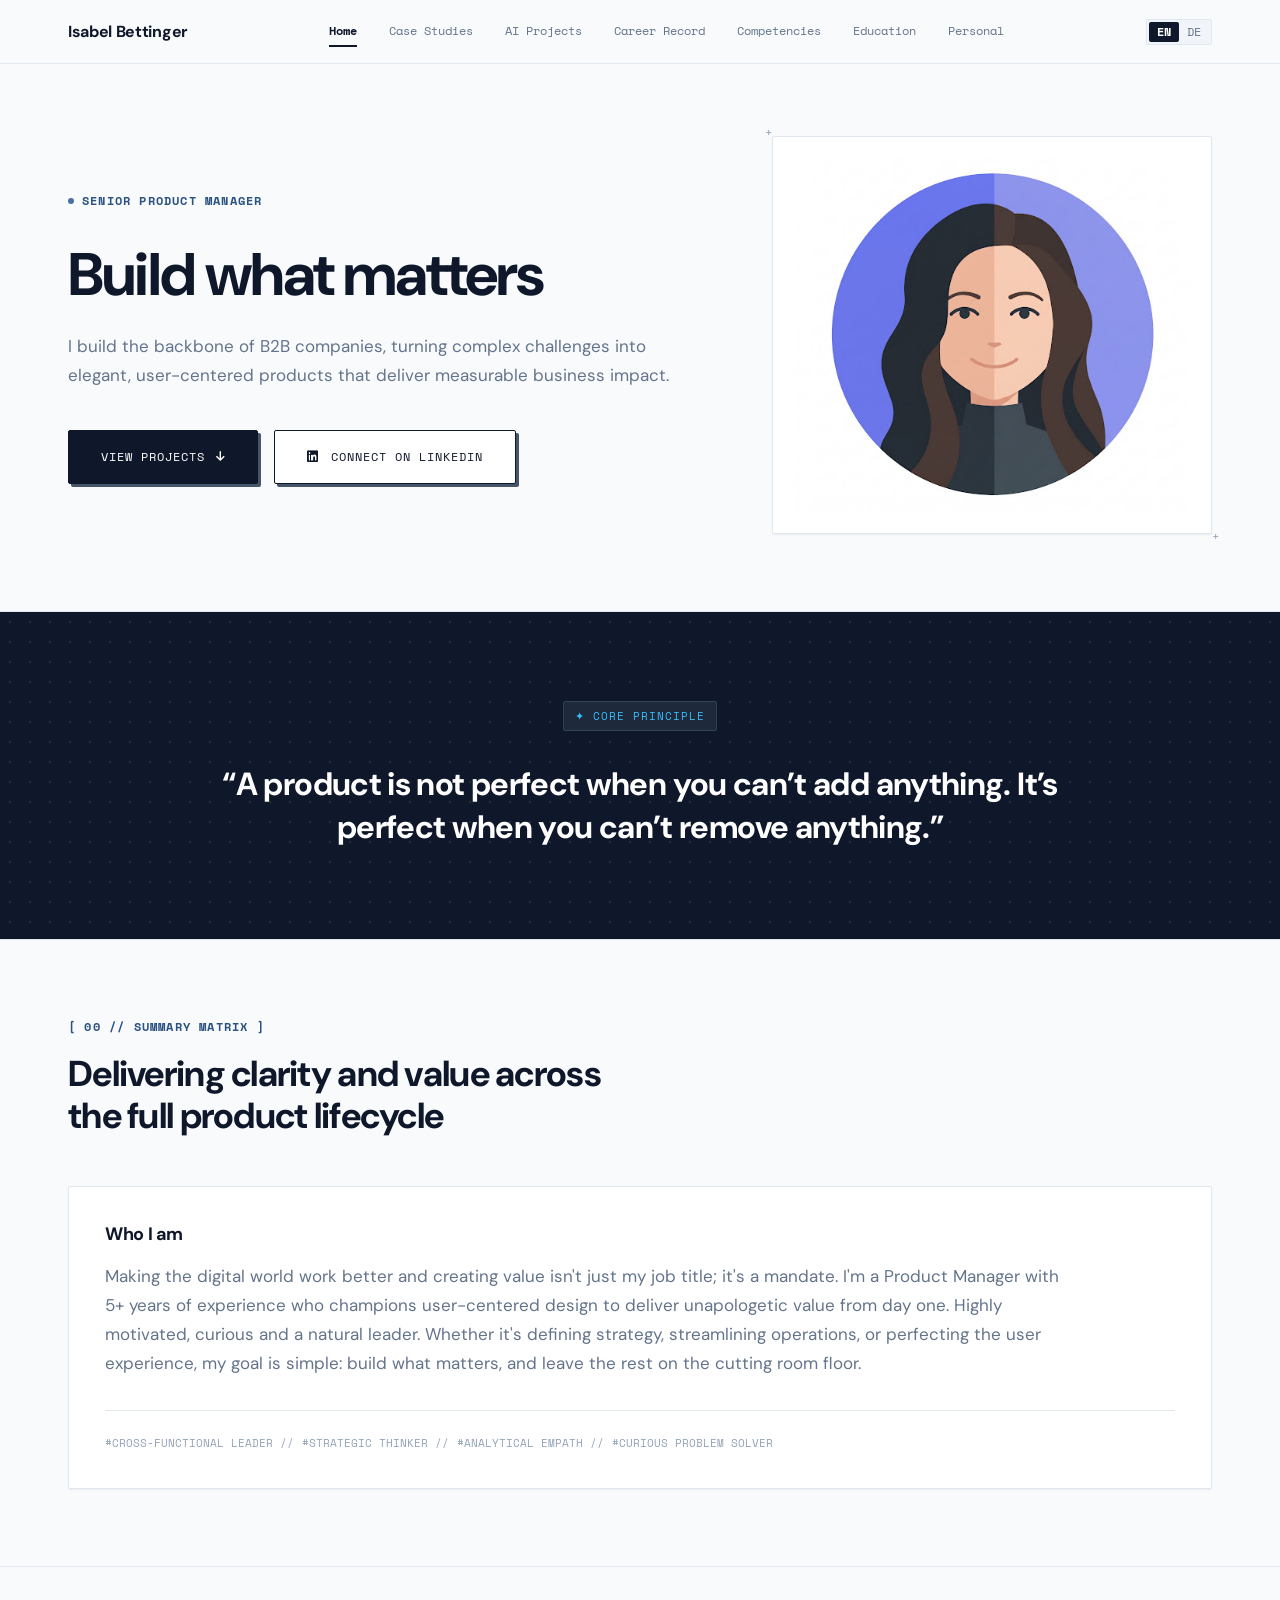
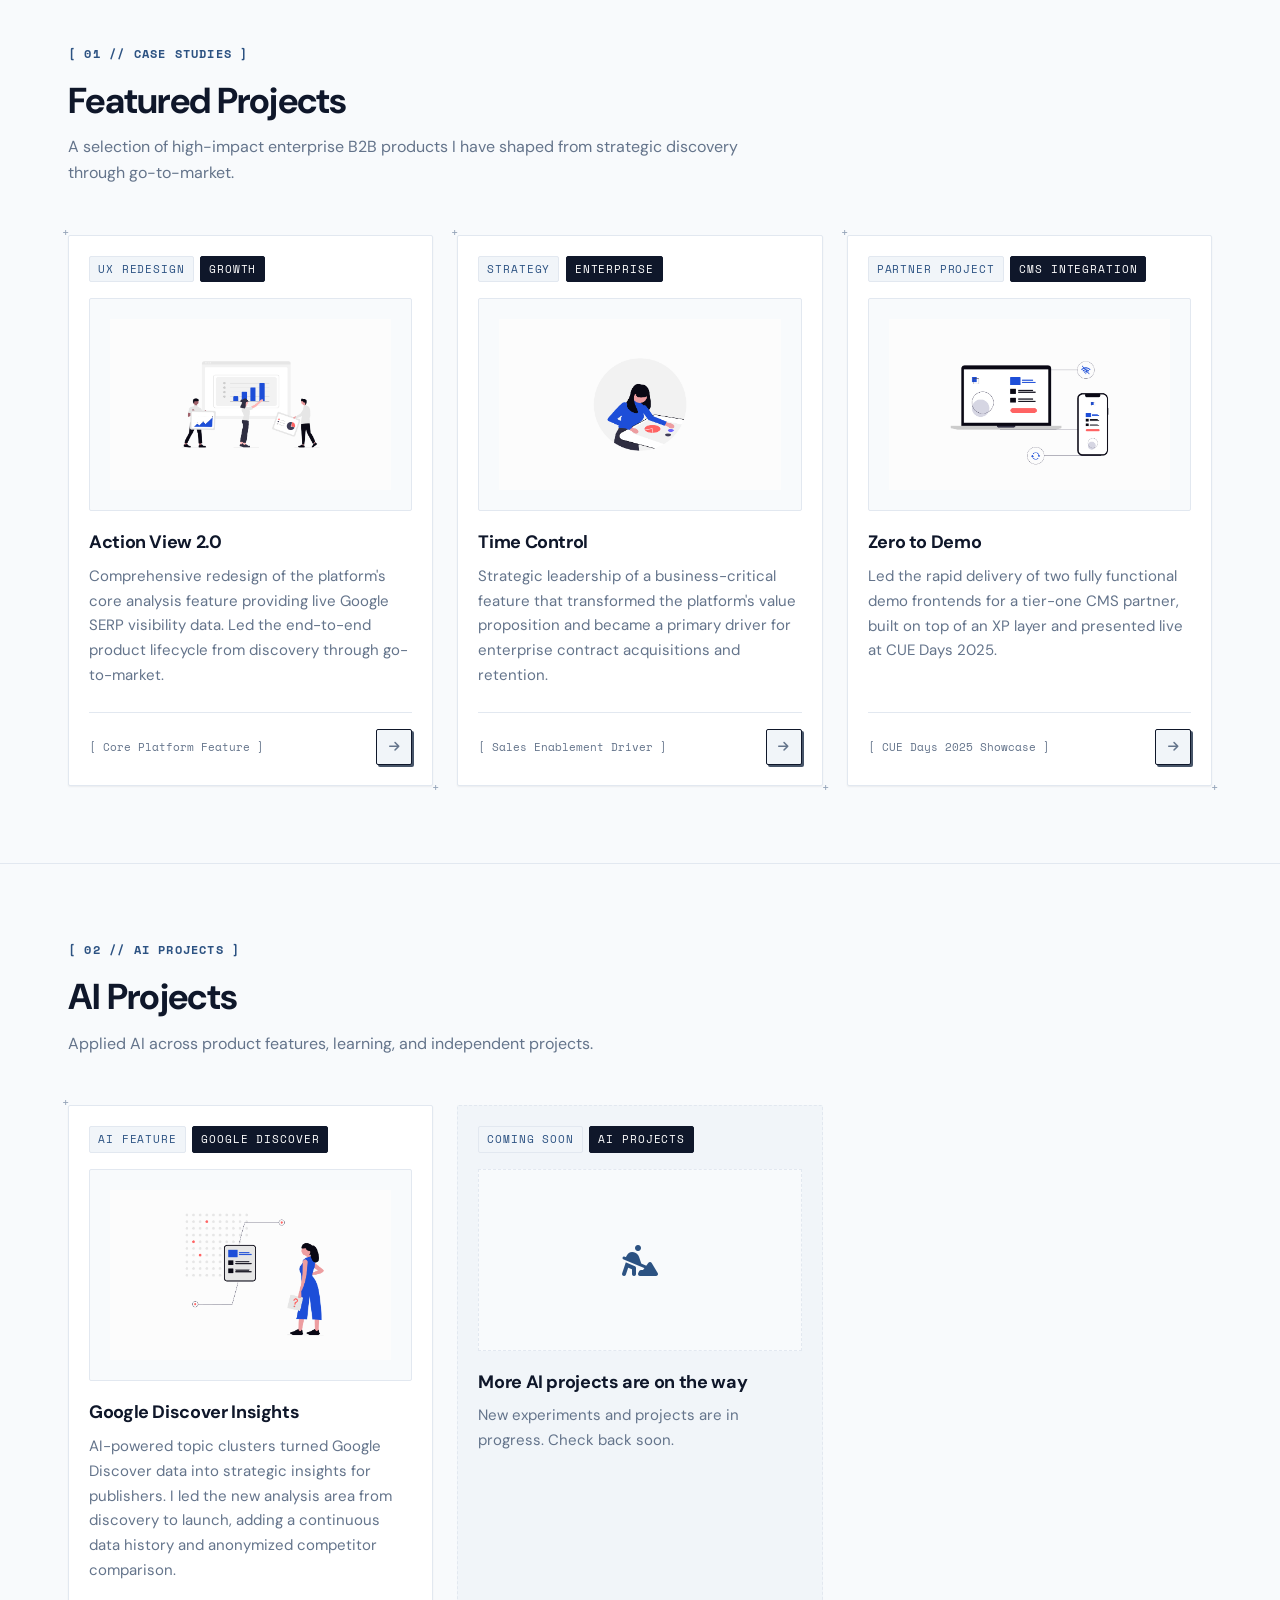
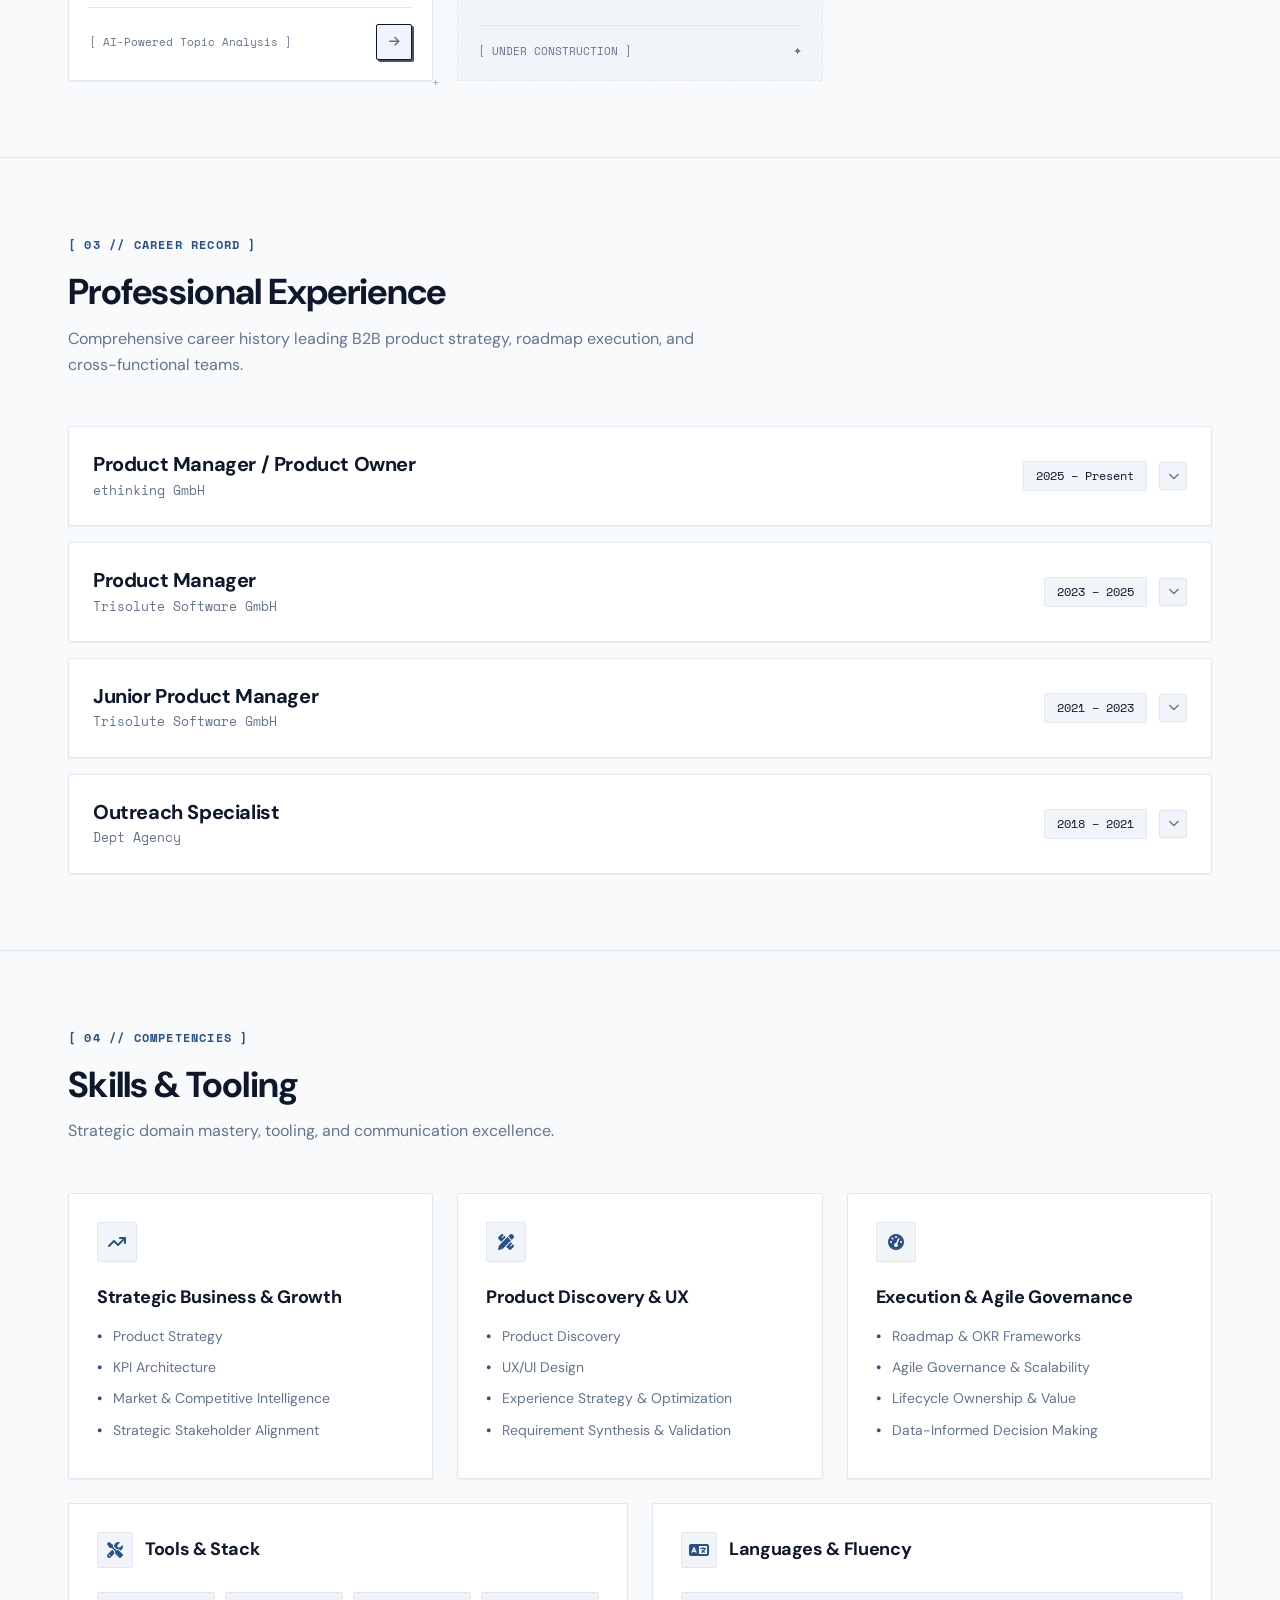
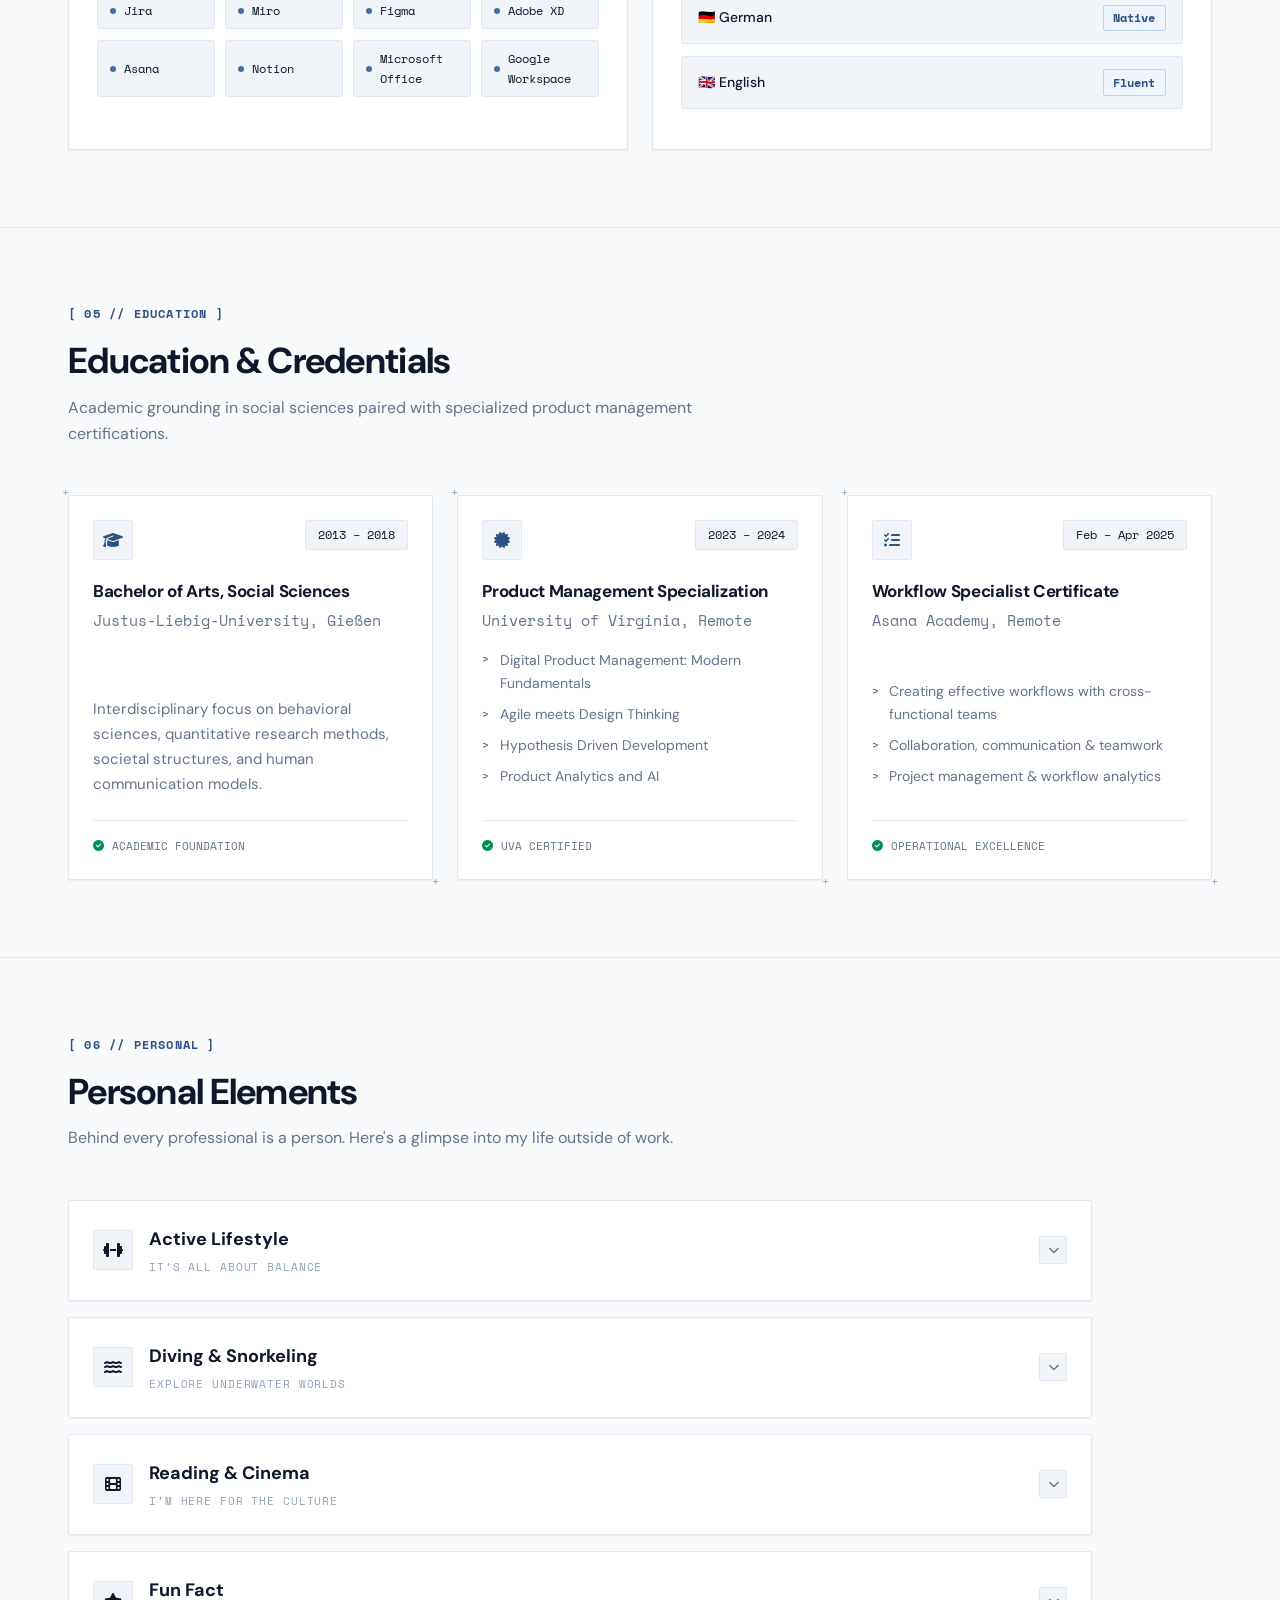
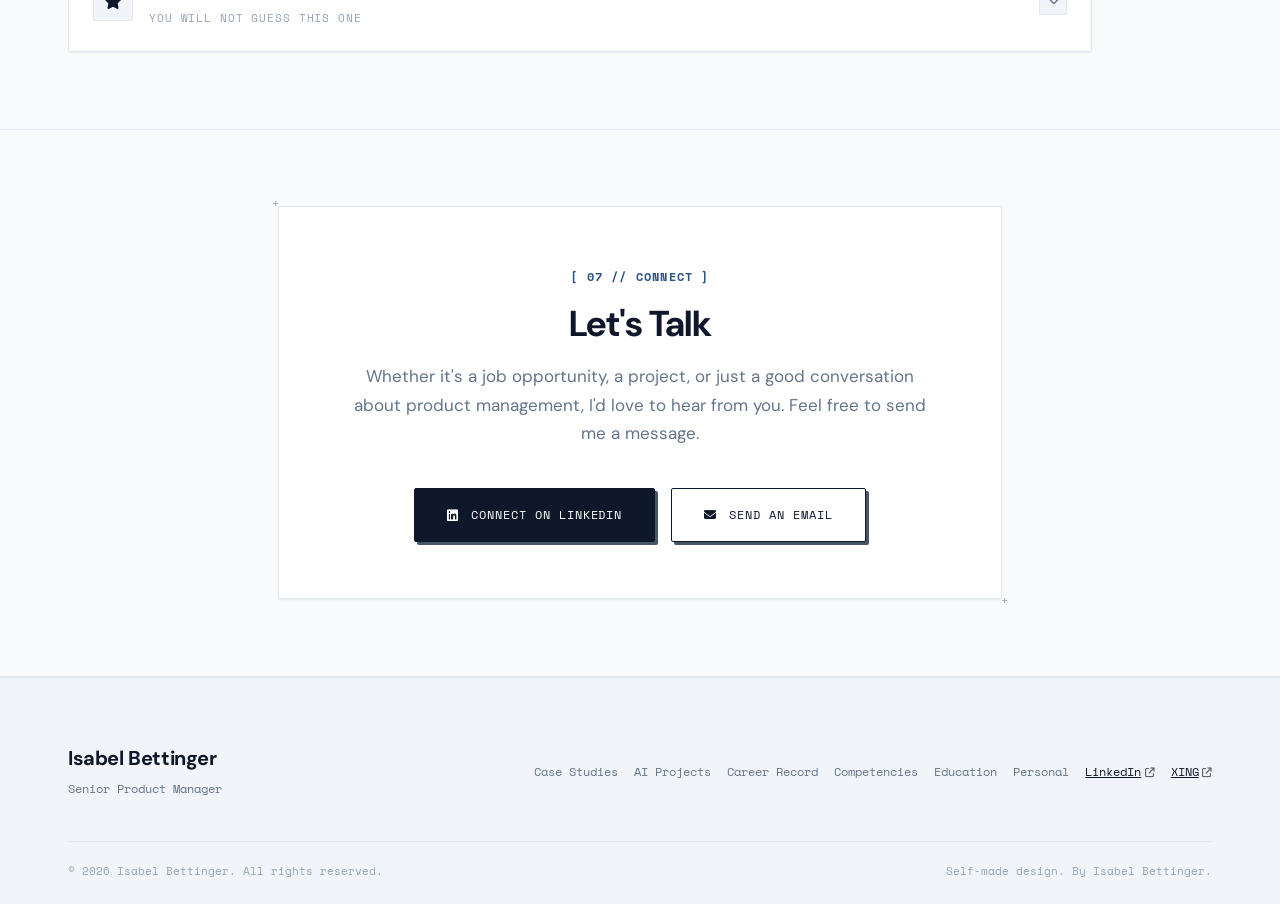
<file: index.html>
<!DOCTYPE html>
<html lang="en">
<head>
<meta charset="UTF-8">
<meta name="viewport" content="width=device-width, initial-scale=1.0">
<title>Isabel Bettinger · Product Manager</title>
<meta name="description" content="Isabel Bettinger, Senior Product Manager. I build the backbone of B2B companies, turning complex challenges into elegant, user-centered products that deliver measurable business impact.">
<link rel="icon" href="favicon.png" type="image/png">
<link rel="apple-touch-icon" href="apple-touch-icon.png">
<link rel="preconnect" href="https://fonts.googleapis.com">
<link rel="preconnect" href="https://fonts.gstatic.com" crossorigin>
<link href="https://fonts.googleapis.com/css2?family=DM+Sans:ital,opsz,wght@0,9..40,300..900;1,9..40,300..900&family=Space+Mono:wght@400;700&display=swap" rel="stylesheet">
<link rel="stylesheet" href="https://cdnjs.cloudflare.com/ajax/libs/font-awesome/6.5.1/css/all.min.css">
<script>document.documentElement.classList.add('js');</script>
<style>
/* ═══ TOKENS (Stitch-Entwurf "Modern Slate Tech", Stand im Duplikat-Projekt) ═══ */
:root{
  --surface:#f8fafc;
  --surface-paper:#f1f5f9;
  --surface-card:#ffffff;
  --surface-dark:#0f172a;
  --surface-dark-card:#1e293b;
  --border-tech:#e2e8f0;
  --border-dark:#334155;
  --charcoal:#0f172a;
  --text-dim:#64748b;
  --text-muted:#94a3b8;
  --accent:#2c5282;
  --accent-soft-bg:#edf4fc;
  --accent-soft-border:#b9d5f3;
  --accent-bright:#38bdf8;
  --portrait-blue:#4a6fa5;
  --mint-dark:#008f53;
  --shadow-tactile:3px 3px 0 #475569;
  --shadow-tactile-hover:4px 4px 0 #334155;
  --shadow-card:0 1px 2px rgba(15,23,42,.06);
  --radius:2px;
  --font-sans:'DM Sans',system-ui,-apple-system,'Segoe UI',sans-serif;
  --font-mono:'Space Mono','SF Mono',ui-monospace,monospace;
  --nav-h:64px;
  --ease:cubic-bezier(.4,0,.2,1);
  --maxw:1240px;
}
*,*::before,*::after{margin:0;padding:0;box-sizing:border-box;}
html{scroll-behavior:smooth;}
body{
  font-family:var(--font-sans);
  background-color:var(--surface);
  color:var(--charcoal);
  line-height:1.65;
  -webkit-font-smoothing:antialiased;
}
img{max-width:100%;height:auto;display:block;}
a{color:inherit;text-decoration:none;}
ul{list-style:none;}

.container{max-width:var(--maxw);margin:0 auto;padding:0 clamp(1.5rem,4vw,3rem);}
.corner-ticks{position:relative;}
.corner-ticks::before,.corner-ticks::after{
  font-family:var(--font-mono);font-size:12px;line-height:1;color:var(--text-muted);
  position:absolute;pointer-events:none;
}
.corner-ticks::before{content:'+';top:-9px;left:-7px;}
.corner-ticks::after{content:'+';bottom:-9px;right:-7px;}

/* Mono-Bausteine */
.kicker{display:inline-flex;align-items:center;gap:.5rem;font-family:var(--font-mono);font-size:.75rem;
  font-weight:700;letter-spacing:.1em;text-transform:uppercase;color:var(--accent);margin-bottom:.75rem;}
.kicker .dot{width:6px;height:6px;border-radius:50%;background:var(--portrait-blue);flex-shrink:0;}
.kicker-plain{font-family:var(--font-mono);font-size:.75rem;font-weight:700;letter-spacing:.1em;
  text-transform:uppercase;color:var(--accent);display:block;margin-bottom:1rem;}
.tag{
  display:inline-block;font-family:var(--font-mono);font-size:.6875rem;letter-spacing:.08em;
  text-transform:uppercase;background:var(--surface-paper);border:1px solid var(--border-tech);
  color:var(--accent);padding:.2rem .5rem;border-radius:var(--radius);
}
.tag-dark{background:var(--surface-dark);border-color:var(--surface-dark);color:#fff;}
.badge-code{
  font-family:var(--font-mono);font-size:10px;letter-spacing:.1em;text-transform:uppercase;
  background:var(--surface-paper);border:1px solid var(--border-tech);color:var(--text-dim);
  padding:.15rem .5rem;border-radius:var(--radius);white-space:nowrap;
}
.date-chip{
  font-family:var(--font-mono);font-size:.75rem;background:var(--surface-paper);
  border:1px solid var(--border-tech);color:var(--charcoal);padding:.25rem .75rem;
  border-radius:var(--radius);white-space:nowrap;
}

/* Typografie */
h1,h2,h3{font-weight:700;letter-spacing:-.02em;color:var(--charcoal);}
h1{font-size:clamp(2.25rem,6vw,3.75rem);line-height:1.08;letter-spacing:-.03em;}
h2{font-size:clamp(1.625rem,3.4vw,2.25rem);line-height:1.18;}
h3{font-size:1.25rem;line-height:1.3;}
.section-head{max-width:42rem;margin-bottom:3rem;}
.section-head.wide{max-width:34rem;}
.section-sub{color:var(--text-dim);margin-top:.75rem;font-size:1rem;}

/* Buttons */
.btn{
  display:inline-flex;align-items:center;justify-content:center;gap:.75rem;
  font-family:var(--font-mono);font-size:.75rem;letter-spacing:.08em;text-transform:uppercase;
  padding:1rem 2rem;border-radius:var(--radius);border:1px solid var(--charcoal);
  box-shadow:var(--shadow-tactile);cursor:pointer;
  transition:transform .15s var(--ease),box-shadow .15s var(--ease),background .15s var(--ease),border-color .15s var(--ease);
}
.btn-primary{background:var(--charcoal);color:#fff;}
.btn-primary:hover{background:#1a2234;border-color:var(--portrait-blue);transform:translate(-1px,-1px);box-shadow:var(--shadow-tactile-hover);}
.btn-secondary{background:var(--surface-card);color:var(--charcoal);}
.btn-secondary:hover{border-color:var(--portrait-blue);transform:translate(-1px,-1px);box-shadow:var(--shadow-tactile-hover);}
.btn:active{transform:translate(2px,2px);box-shadow:1px 1px 0 #475569;}
.btn:focus-visible{outline:2px solid var(--accent-bright);outline-offset:2px;}
.icon-btn{
  width:36px;height:36px;display:inline-flex;align-items:center;justify-content:center;
  background:var(--surface-paper);border:1px solid var(--charcoal);border-radius:var(--radius);
  box-shadow:2px 2px 0 #475569;color:var(--charcoal);flex-shrink:0;
  transition:transform .15s var(--ease),background .15s var(--ease);
}
.icon-btn:hover{background:var(--surface-card);transform:translate(-1px,-1px);}

/* ═══ HEADER ═══ */
.nav{
  position:fixed;top:0;left:0;right:0;height:var(--nav-h);z-index:400;
  background:rgba(248,250,252,.9);backdrop-filter:blur(10px);
  border-bottom:1px solid var(--border-tech);
}
.nav-inner{height:var(--nav-h);display:flex;align-items:center;justify-content:space-between;gap:1.5rem;}
.nav-logo{font-weight:700;font-size:1rem;letter-spacing:-.02em;}
.nav-links{display:flex;align-items:center;gap:2rem;}
.nav-links a{
  font-family:var(--font-mono);font-size:.75rem;color:var(--text-dim);
  padding:.25rem 0;border-bottom:2px solid transparent;
  transition:color .15s var(--ease),border-color .15s var(--ease);
}
.nav-links a:hover{color:var(--charcoal);}
.nav-links a.active{color:var(--charcoal);font-weight:700;border-bottom-color:var(--charcoal);}
.nav-right{display:flex;align-items:center;gap:.75rem;}
.lang-switch{
  display:inline-flex;align-items:center;padding:2px;background:var(--surface-paper);
  border:1px solid var(--border-tech);border-radius:var(--radius);
  font-family:var(--font-mono);font-size:.75rem;
}
.lang-switch button,.lang-switch a{
  font:inherit;border:none;background:none;cursor:pointer;padding:.25rem .5rem;
  border-radius:var(--radius);color:var(--text-dim);transition:all .15s var(--ease);
  text-decoration:none;line-height:1;display:inline-block;
}
.lang-switch button:hover,.lang-switch a:hover{color:var(--charcoal);background:var(--surface-card);}
.lang-switch button[aria-pressed="true"],.lang-switch a.active{background:var(--charcoal);color:#fff;font-weight:700;}
.hamburger{display:none;background:none;border:none;cursor:pointer;padding:.5rem;flex-direction:column;gap:5px;}
.hamburger span{display:block;width:22px;height:2px;background:var(--charcoal);transition:all .25s var(--ease);}
.hamburger.open span:nth-child(1){transform:translateY(7px) rotate(45deg);}
.hamburger.open span:nth-child(2){opacity:0;}
.hamburger.open span:nth-child(3){transform:translateY(-7px) rotate(-45deg);}
.mobile-nav{
  display:none;position:fixed;top:var(--nav-h);left:0;right:0;z-index:390;
  background:var(--surface-card);border-bottom:1px solid var(--border-tech);
  padding:1rem 1.5rem 1.5rem;flex-direction:column;gap:.25rem;
}
.mobile-nav.open{display:flex;}
.mobile-nav a{font-size:1rem;font-weight:500;color:var(--text-dim);padding:.7rem 0;border-bottom:1px solid var(--border-tech);}
.mobile-nav a:last-child{border-bottom:none;}

/* ═══ SEKTIONEN ═══ */
main{padding-top:var(--nav-h);}
section{padding:clamp(3rem,6vw,5rem) 0;border-bottom:1px solid var(--border-tech);}
.card{
  background:var(--surface-card);border:1px solid var(--border-tech);border-radius:var(--radius);
  box-shadow:var(--shadow-card);padding:clamp(1.75rem,3vw,2.25rem);
}
.card h3{display:flex;align-items:center;gap:.6rem;flex-wrap:wrap;margin-bottom:1rem;font-size:1.125rem;}
.card p{color:var(--text-dim);max-width:80ch;font-size:1.0625rem;line-height:1.7;}
.card .card-foot{
  display:flex;align-items:center;gap:.5rem;flex-wrap:wrap;
  max-width:none;
  font-family:var(--font-mono);font-size:.6875rem;line-height:1.6;color:var(--text-muted);
  border-top:1px solid var(--border-tech);margin-top:2rem;padding-top:1.5rem;
}
.card .card-foot span{white-space:nowrap;}
.card-foot .m{color:var(--accent);font-weight:700;}

/* ═══ HERO ═══ */
.hero{padding:clamp(3rem,6vw,4.5rem) 0 clamp(3rem,6vw,5rem);}
.hero-grid{display:grid;grid-template-columns:1.4fr 1fr;gap:clamp(2rem,4vw,2.5rem);align-items:center;}
.hero h1{margin:1.25rem 0 1.5rem;}
.hero-tagline{color:var(--text-dim);font-size:1.0625rem;max-width:56ch;line-height:1.7;margin-bottom:2.5rem;}
.hero-actions{display:flex;gap:1rem;flex-wrap:wrap;}
.hero-portrait{position:relative;justify-self:end;width:100%;max-width:440px;}
.hero-portrait .frame{
  background:var(--surface-card);border:1px solid var(--border-tech);border-radius:var(--radius);
  box-shadow:var(--shadow-card);padding:1.25rem;
}
.hero-portrait img{width:100%;height:auto;border-radius:var(--radius);}

/* ═══ ZITAT-BAND ═══ */
.quote-band{
  background-color:var(--surface-dark);
  background-image:radial-gradient(rgba(255,255,255,.09) 1px,transparent 1px);
  background-size:20px 20px;
  color:#fff;text-align:center;padding:clamp(3.5rem,7vw,6rem) 0;
}
.quote-band .chip{
  display:inline-block;font-family:var(--font-mono);font-size:.6875rem;letter-spacing:.09em;
  text-transform:uppercase;color:var(--accent-bright);
  border:1px solid var(--border-dark);background:var(--surface-dark-card);
  padding:.3rem .7rem;border-radius:var(--radius);margin-bottom:2rem;
}
.quote-band blockquote{
  font-size:clamp(1.25rem,2.6vw,2rem);font-weight:700;letter-spacing:-.02em;line-height:1.35;
  max-width:900px;margin:0 auto;
}
.quote-band .caption{font-family:var(--font-mono);font-size:.75rem;letter-spacing:.1em;
  text-transform:uppercase;color:var(--text-muted);}

/* ═══ PROJEKTE ═══ */
.proj-grid{display:grid;grid-template-columns:repeat(3,1fr);gap:1.5rem;}
.proj-card{
  display:flex;flex-direction:column;background:var(--surface-card);
  border:1px solid var(--border-tech);border-radius:var(--radius);box-shadow:var(--shadow-card);
  padding:1.25rem;
  transition:border-color .2s var(--ease),box-shadow .2s var(--ease);
}
.proj-card:hover{border-color:var(--portrait-blue);box-shadow:0 4px 14px rgba(15,23,42,.10);}
.proj-card:focus-visible{border-color:var(--portrait-blue);box-shadow:0 0 0 2px var(--accent-bright);outline:none;}
.proj-card .badges{display:flex;gap:.4rem;flex-wrap:wrap;margin-bottom:1rem;}
.proj-image{
  border:1px solid var(--border-tech);border-radius:var(--radius);background:var(--surface);
  padding:1.25rem;margin-bottom:1.25rem;
}
.proj-image img{width:100%;height:auto;}
.proj-card h3{margin-bottom:.6rem;font-size:1.125rem;}
.proj-card p{color:var(--text-dim);font-size:.9375rem;flex:1;}
.proj-foot{
  display:flex;align-items:center;justify-content:space-between;gap:1rem;
  border-top:1px solid var(--border-tech);margin-top:1.5rem;padding-top:1rem;
}
.proj-foot span{font-family:var(--font-mono);font-size:.6875rem;color:var(--text-dim);}
.project-teaser{border-style:dashed;background:var(--surface-paper);box-shadow:none;cursor:default;}
.project-teaser:hover{border-color:var(--border-tech);box-shadow:none;}
.teaser-art{min-height:182px;display:grid;place-items:center;background:var(--surface);border:1px dashed var(--border-tech);color:var(--text-muted);margin-bottom:1.25rem;}
.teaser-art i{font-size:2rem;color:var(--accent);}

/* ═══ ACCORDIONS (native <details>) ═══ */
.ac-group{display:flex;flex-direction:column;gap:1rem;}
.ac-item{
  background:var(--surface-card);border:1px solid var(--border-tech);border-radius:var(--radius);
  box-shadow:var(--shadow-card);transition:border-color .15s var(--ease);overflow:hidden;
}
/* Hover-Rahmen nur, wenn der Zeiger über dem klickbaren Kopf steht */
.ac-item:has(summary.ac-head:hover){border-color:var(--charcoal);}
summary.ac-head{
  display:flex;align-items:center;gap:1rem;padding:1.5rem;cursor:pointer;
  list-style:none;user-select:none;
}
summary.ac-head::-webkit-details-marker{display:none;}
.summary-copy{flex:1;min-width:0;}
.summary-copy h3{font-size:1.25rem;font-weight:700;letter-spacing:-.02em;}
.summary-copy .sub{display:block;font-family:var(--font-mono);font-size:.8125rem;font-weight:400;
  color:var(--text-dim);margin-top:.15rem;}
.ac-meta{display:flex;align-items:center;gap:.75rem;flex-shrink:0;}
.chev{
  width:28px;height:28px;display:flex;align-items:center;justify-content:center;flex-shrink:0;
  background:var(--surface-paper);border:1px solid var(--border-tech);border-radius:var(--radius);
  color:var(--text-dim);font-size:.7rem;
  transition:transform .2s var(--ease),background .15s var(--ease),color .15s var(--ease),border-color .15s var(--ease);
}
summary.ac-head:hover .chev{background:var(--charcoal);color:#fff;border-color:var(--charcoal);}
details[open] .chev{transform:rotate(180deg);background:var(--charcoal);color:#fff;border-color:var(--charcoal);}
.ac-body{padding:1rem 1.5rem 1.5rem;border-top:1px solid var(--border-tech);background:var(--surface-paper);}
.ac-body ul{display:flex;flex-direction:column;gap:.75rem;}
.ac-body li{display:flex;align-items:flex-start;gap:.75rem;color:var(--text-dim);font-size:.875rem;}
.ac-body li::before{
  content:'>';font-family:var(--font-mono);font-size:.75rem;font-weight:700;
  color:var(--accent);flex-shrink:0;margin-top:1px;
}
.ac-body p{color:var(--text-dim);font-size:.9375rem;}

/* Personal */
.personal-list{max-width:64rem;}
.personal-icon{
  width:40px;height:40px;display:flex;align-items:center;justify-content:center;flex-shrink:0;
  background:var(--surface-paper);border:1px solid var(--border-tech);border-radius:var(--radius);
  color:var(--charcoal);
}
.personal-copy{flex:1;min-width:0;}
.personal-copy strong{display:flex;align-items:center;gap:.5rem;font-size:1.125rem;font-weight:700;}
.personal-copy .sub{display:block;font-family:var(--font-mono);font-size:.6875rem;letter-spacing:.08em;
  text-transform:uppercase;color:var(--text-muted);margin-top:.2rem;}

/* ═══ SKILLS & TOOLING ═══ */
.skills-grid{display:grid;grid-template-columns:repeat(12,1fr);gap:1.5rem;}
.skill-card{
  display:flex;flex-direction:column;justify-content:space-between;
  background:var(--surface-card);border:1px solid var(--border-tech);border-radius:var(--radius);
  box-shadow:var(--shadow-card);padding:1.75rem;
}
.span-4{grid-column:span 4;}
.span-6{grid-column:span 6;}
.skill-top{display:flex;align-items:center;justify-content:space-between;gap:1rem;margin-bottom:1.5rem;}
.comp-icon{
  width:40px;height:40px;display:flex;align-items:center;justify-content:center;flex-shrink:0;
  background:var(--surface-paper);border:1px solid var(--border-tech);border-radius:var(--radius);
  color:var(--accent);
}
.comp-icon.sm{width:36px;height:36px;}
.inline-icon{display:flex;align-items:center;gap:.75rem;}
.skill-card h3{margin-bottom:1rem;font-size:1.125rem;}
.skill-card li{position:relative;padding-left:1rem;color:var(--text-dim);font-size:.875rem;margin-bottom:.5rem;}
.skill-card li::before{content:'•';position:absolute;left:0;color:var(--accent);font-weight:700;}
.skill-foot{
  display:flex;align-items:center;justify-content:space-between;gap:1rem;
  border-top:1px solid var(--border-tech);margin-top:2rem;padding-top:1rem;
  font-family:var(--font-mono);font-size:.6875rem;color:var(--text-muted);
}
.skill-foot .star{color:var(--accent);}
.skill-foot .m{color:var(--accent);font-weight:700;}
.tool-grid{display:grid;grid-template-columns:repeat(4,1fr);gap:.65rem;}
.tool{
  display:flex;align-items:center;gap:.5rem;background:var(--surface-paper);
  border:1px solid var(--border-tech);border-radius:var(--radius);padding:.5rem .75rem;
  font-family:var(--font-mono);font-size:.75rem;color:var(--charcoal);
}
.tool .p{width:6px;height:6px;border-radius:50%;background:var(--portrait-blue);flex-shrink:0;}
.lang-row{
  display:flex;align-items:center;justify-content:space-between;gap:1rem;
  background:var(--surface-paper);border:1px solid var(--border-tech);border-radius:var(--radius);
  padding:.75rem 1rem;margin-bottom:.75rem;
}
.lang-row .who{display:flex;align-items:center;gap:.75rem;font-weight:500;font-size:.875rem;}
.lang-row .level{
  font-family:var(--font-mono);font-size:.75rem;font-weight:700;color:var(--accent);
  background:var(--accent-soft-bg);border:1px solid var(--accent-soft-border);
  border-radius:var(--radius);padding:.15rem .6rem;
}

/* ═══ EDUCATION ═══ */
.edu-grid{display:grid;grid-template-columns:repeat(3,1fr);gap:1.5rem;}
.edu-card{display:flex;flex-direction:column;background:var(--surface-card);
  border:1px solid var(--border-tech);border-radius:var(--radius);box-shadow:var(--shadow-card);
  padding:1.5rem;}
.edu-top{display:flex;align-items:flex-start;justify-content:space-between;gap:1rem;margin-bottom:1.25rem;}
.edu-card h3{margin-bottom:.35rem;font-size:1.0625rem;}
.edu-org{font-family:var(--font-mono);color:var(--text-dim);font-size:.8125rem;margin-bottom:1rem;}
.edu-card li{position:relative;padding-left:1.1rem;color:var(--text-dim);font-size:.875rem;margin-bottom:.5rem;}
.edu-card li::before{content:'>';position:absolute;left:0;font-family:var(--font-mono);font-size:.7rem;
  color:var(--accent);top:.1rem;}
.edu-card p{color:var(--text-dim);font-size:.9375rem;flex:1;}
.edu-foot{
  display:flex;align-items:center;gap:.5rem;border-top:1px solid var(--border-tech);
  margin-top:1.5rem;padding-top:1rem;font-family:var(--font-mono);font-size:.6875rem;
  text-transform:uppercase;color:var(--text-dim);
}
.edu-foot i{color:var(--mint-dark);}

/* ═══ KONTAKT ═══ */
.contact-wrap{max-width:820px;margin:0 auto;text-align:center;}
.contact-card{background:var(--surface-card);border:1px solid var(--border-tech);
  border-radius:var(--radius);box-shadow:var(--shadow-card);padding:clamp(2rem,5vw,3.5rem);}
.contact-card .kicker-plain{display:inline-block;}
.contact-card p{color:var(--text-dim);max-width:36rem;margin:1rem auto 2.5rem;font-size:1.0625rem;line-height:1.7;}
.contact-actions{display:flex;gap:1rem;justify-content:center;flex-wrap:wrap;}

/* ═══ FOOTER ═══ */
footer{background:var(--surface-paper);border-top:1px solid var(--border-tech);
  padding:clamp(2.5rem,5vw,4rem) 0 1.5rem;}
.footer-inner{display:flex;align-items:center;justify-content:space-between;gap:1.5rem;flex-wrap:wrap;margin-bottom:2.5rem;}
.footer-brand strong{display:block;font-weight:700;font-size:1.25rem;letter-spacing:-.02em;}
.footer-brand span{font-family:var(--font-mono);font-size:.75rem;color:var(--text-dim);}
.footer-links{display:flex;gap:1rem;flex-wrap:wrap;}
.footer-links a{font-family:var(--font-mono);font-size:.75rem;color:var(--text-dim);}
.footer-links a:hover{color:var(--charcoal);}
.footer-links a.hl{color:var(--charcoal);text-decoration:underline;}
.footer-links a .ext-arrow{font-size:.6rem;margin-left:.35em;opacity:.65;
  transition:opacity .15s var(--ease),transform .15s var(--ease);}
.footer-links a:hover .ext-arrow{opacity:1;transform:translate(1px,-1px);}
.footer-bottom{
  display:flex;justify-content:space-between;gap:1rem;flex-wrap:wrap;
  border-top:1px solid var(--border-tech);padding-top:1.25rem;
  font-family:var(--font-mono);font-size:.6875rem;color:var(--text-muted);
}

.js .reveal{opacity:0;transform:translateY(18px);transition:opacity .5s var(--ease),transform .5s var(--ease);}
.js .reveal.visible{opacity:1;transform:none;}
@media (prefers-reduced-motion:reduce){
  .js .reveal{opacity:1;transform:none;transition:none;}
  html{scroll-behavior:auto;}
}

/* ═══ RESPONSIVE ═══ */
@media (max-width:1024px){
  .proj-grid,.edu-grid{grid-template-columns:repeat(2,1fr);}
  .skills-grid{grid-template-columns:repeat(2,1fr);}
  .span-4,.span-6{grid-column:span 1;}
  .tool-grid{grid-template-columns:repeat(2,1fr);}
  .nav-links{display:none;}
  .hamburger{display:flex;}
}
@media (max-width:768px){
  .hero-grid{grid-template-columns:1fr;gap:2.5rem;}
  .hero-portrait{justify-self:center;max-width:380px;}
  .proj-grid,.edu-grid,.skills-grid{grid-template-columns:1fr;}
  .tool-grid{grid-template-columns:repeat(2,1fr);}
  summary.ac-head{flex-wrap:wrap;row-gap:.75rem;padding:1.25rem;}
  .summary-copy{flex-basis:100%;order:2;}
  .ac-meta{margin-left:auto;}
  .ac-body{padding:1rem 1.25rem 1.25rem;}
  .footer-inner{align-items:flex-start;flex-direction:column;}
  .footer-bottom{flex-direction:column;}
}
@media (max-width:480px){
  .hero-actions,.contact-actions{flex-direction:column;align-items:stretch;}
  .btn{justify-content:center;}
  .date-chip{font-size:.6875rem;padding:.2rem .5rem;}
}
</style>
</head>
<body>

<!-- ═══ HEADER ═══ -->
<header class="nav">
  <div class="container nav-inner">
    <a href="#home" class="nav-logo">Isabel Bettinger</a>
    <nav class="nav-links" id="nav-links">
      <a href="#home" class="active">Home</a>
      <a href="#projects">Case Studies</a>
      <a href="#ai-projects">AI Projects</a>
      <a href="#experience">Career Record</a>
      <a href="#competencies">Competencies</a>
      <a href="#education">Education</a>
      <a href="#personal">Personal</a>
    </nav>
    <div class="nav-right">
      <div class="lang-switch" role="group" aria-label="Language Selector">
        <a href="index.html" class="active" aria-current="page">EN</a>
        <a href="index-de.html">DE</a>
      </div>
      <button class="hamburger" id="hamburger" onclick="toggleMenu()" aria-label="Menu" aria-expanded="false">
        <span></span><span></span><span></span>
      </button>
    </div>
  </div>
</header>
<div class="mobile-nav" id="mobile-nav">
  <a href="#home" onclick="closeMenu()">Home</a>
  <a href="#projects" onclick="closeMenu()">Case Studies</a>
  <a href="#ai-projects" onclick="closeMenu()">AI Projects</a>
  <a href="#experience" onclick="closeMenu()">Career Record</a>
  <a href="#competencies" onclick="closeMenu()">Competencies</a>
  <a href="#education" onclick="closeMenu()">Education</a>
  <a href="#personal" onclick="closeMenu()">Personal</a>
</div>

<main>

<!-- ═══ HERO ═══ -->
<section id="home" class="hero">
  <div class="container">
    <div class="hero-grid">
      <div class="hero-content">
        <span class="kicker"><span class="dot"></span>Senior Product Manager</span>
        <h1>Build what matters</h1>
        <p class="hero-tagline">I build the backbone of B2B companies, turning complex challenges into elegant, user-centered products that deliver measurable business impact.</p>
        <div class="hero-actions">
          <a href="#projects" class="btn btn-primary">View Projects <i class="fas fa-arrow-down" style="font-size:.7rem"></i></a>
          <a href="https://www.linkedin.com/in/isabel-bettinger/" target="_blank" rel="noopener" class="btn btn-secondary"><i class="fab fa-linkedin" style="font-size:.8rem"></i> Connect on LinkedIn</a>
        </div>
      </div>
      <div class="hero-portrait corner-ticks">
        <div class="frame">
          <img src="portrait-illustration.png" alt="Illustriertes Porträt von Isabel Bettinger" width="512" height="458">
        </div>
      </div>
    </div>
  </div>
</section>

<!-- ═══ ZITAT ═══ -->
<section class="quote-band">
  <div class="container">
    <span class="chip">&#10022; Core Principle</span>
    <blockquote>&ldquo;A product is not perfect when you can&rsquo;t add anything. It&rsquo;s perfect when you can&rsquo;t remove anything.&rdquo;</blockquote>
  </div>
</section>

<!-- ═══ WHO I AM ═══ -->
<section id="summary">
  <div class="container reveal">
    <div class="section-head wide">
      <span class="kicker-plain">[ 00 // Summary Matrix ]</span>
      <h2>Delivering clarity and value across the full&nbsp;product lifecycle</h2>
    </div>
    <div class="card">
      <h3>Who I am</h3>
      <p>Making the digital world work better and creating value isn't just my job title; it's a mandate. I'm a Product Manager with 5+ years of experience who champions user-centered design to deliver unapologetic value from day one. Highly motivated, curious and a natural leader. Whether it's defining strategy, streamlining operations, or perfecting the user experience, my goal is simple: build what matters, and leave the rest on the cutting room floor.</p>
      <p class="card-foot"><span>#CROSS-FUNCTIONAL LEADER //</span> <span>#STRATEGIC THINKER //</span> <span>#ANALYTICAL EMPATH //</span> <span>#CURIOUS PROBLEM SOLVER</span></p>
    </div>
  </div>
</section>

<!-- ═══ PROJEKTE ═══ -->
<section id="projects">
  <div class="container reveal">
    <div class="section-head">
      <span class="kicker-plain">[ 01 // Case Studies ]</span>
      <h2>Featured Projects</h2>
      <p class="section-sub">A selection of high-impact enterprise B2B products I have shaped from strategic discovery through go-to-market.</p>
    </div>

    <div class="proj-grid">
      <a class="proj-card corner-ticks" href="projekt-action-view.html" aria-label="Case Study: Action View 2.0">
        <div class="badges"><span class="tag">UX Redesign</span><span class="tag tag-dark">Growth</span></div>
        <div class="proj-image">
          <img src="project-action-view.png" alt="Illustration: Diagramme und Charts" width="1955" height="1186">
        </div>
        <h3>Action View 2.0</h3>
        <p>Comprehensive redesign of the platform's core analysis feature providing live Google SERP visibility data. Led the end-to-end product lifecycle from discovery through go-to-market.</p>
        <div class="proj-foot">
          <span>[ Core Platform Feature ]</span>
          <span class="icon-btn" aria-hidden="true"><i class="fas fa-arrow-right" style="font-size:.75rem"></i></span>
        </div>
      </a>

      <a class="proj-card corner-ticks" href="projekt-time-control.html" aria-label="Case Study: Time Control">
        <div class="badges"><span class="tag">Strategy</span><span class="tag tag-dark">Enterprise</span></div>
        <div class="proj-image">
          <img src="project-time-control.png" alt="Illustration: Person am Tisch mit Pie-Chart" width="1955" height="1186">
        </div>
        <h3>Time Control</h3>
        <p>Strategic leadership of a business-critical feature that transformed the platform's value proposition and became a primary driver for enterprise contract acquisitions and retention.</p>
        <div class="proj-foot">
          <span>[ Sales Enablement Driver ]</span>
          <span class="icon-btn" aria-hidden="true"><i class="fas fa-arrow-right" style="font-size:.75rem"></i></span>
        </div>
      </a>

      <a class="proj-card corner-ticks" href="projekt-zero-to-demo.html" aria-label="Case Study: Zero to Demo">
        <div class="badges"><span class="tag">Partner Project</span><span class="tag tag-dark">CMS Integration</span></div>
        <div class="proj-image">
          <img src="project-zero-to-demo.png" alt="Illustration: Laptop und Smartphone" width="1955" height="1186">
        </div>
        <h3>Zero to Demo</h3>
        <p>Led the rapid delivery of two fully functional demo frontends for a tier-one CMS partner, built on top of an XP layer and presented live at CUE Days 2025.</p>
        <div class="proj-foot">
          <span>[ CUE Days 2025 Showcase ]</span>
          <span class="icon-btn" aria-hidden="true"><i class="fas fa-arrow-right" style="font-size:.75rem"></i></span>
        </div>
      </a>
    </div>
  </div>
</section>

<!-- ═══ AI PROJECTS ═══ -->
<section id="ai-projects">
  <div class="container reveal">
    <div class="section-head">
      <span class="kicker-plain">[ 02 // AI Projects ]</span>
      <h2>AI Projects</h2>
      <p class="section-sub">Applied AI across product features, learning, and independent projects.</p>
    </div>
    <div class="proj-grid">
      <a class="proj-card corner-ticks" href="projekt-google-discover.html" aria-label="AI Project: Google Discover Insights">
        <div class="badges"><span class="tag">AI Feature</span><span class="tag tag-dark">Google Discover</span></div>
        <div class="proj-image">
          <img src="project-google-discover.png" alt="Illustration: Analysis of Google Discover content" width="1955" height="1186">
        </div>
        <h3>Google Discover Insights</h3>
        <p>AI-powered topic clusters turned Google Discover data into strategic insights for publishers. I led the new analysis area from discovery to launch, adding a continuous data history and anonymized competitor comparison.</p>
        <div class="proj-foot"><span>[ AI-Powered Topic Analysis ]</span><span class="icon-btn" aria-hidden="true"><i class="fas fa-arrow-right" style="font-size:.75rem"></i></span></div>
      </a>

      <article class="proj-card project-teaser" aria-label="More AI projects coming soon">
        <div class="badges"><span class="tag">Coming Soon</span><span class="tag tag-dark">AI Projects</span></div>
        <div class="teaser-art" aria-hidden="true"><i class="fas fa-person-digging"></i></div>
        <h3>More AI projects are on the way</h3>
        <p>New experiments and projects are in progress. Check back soon.</p>
        <div class="proj-foot"><span>[ UNDER CONSTRUCTION ]</span><span aria-hidden="true">✦</span></div>
      </article>
    </div>
  </div>
</section>

<!-- ═══ EXPERIENCE ═══ -->
<section id="experience">
  <div class="container reveal">
    <div class="section-head">
      <span class="kicker-plain">[ 03 // Career Record ]</span>
      <h2>Professional Experience</h2>
      <p class="section-sub">Comprehensive career history leading B2B product strategy, roadmap execution, and cross-functional teams.</p>
    </div>

    <div class="ac-group">
      <details class="ac-item">
        <summary class="ac-head">
          <span class="summary-copy">
            <h3>Product Manager / Product Owner</h3>
            <span class="sub">ethinking GmbH</span>
          </span>
          <span class="ac-meta">
            <span class="date-chip">2025 – Present</span>
            <span class="chev"><i class="fas fa-chevron-down"></i></span>
          </span>
        </summary>
        <div class="ac-body">
          <ul>
            <li>Aligned go-to-market strategy with engineering roadmaps, prioritizing technical capacity against business objectives</li>
            <li>Developed and validated product-market fit through a 4-month launch strategy across two major iterations</li>
            <li>Engineered a delivery framework that decoupled strategic planning from daily execution</li>
            <li>Cultivated an &ldquo;Outcome over Output&rdquo; philosophy across multidisciplinary teams</li>
          </ul>
        </div>
      </details>

      <details class="ac-item">
        <summary class="ac-head">
          <span class="summary-copy">
            <h3>Product Manager</h3>
            <span class="sub">Trisolute Software GmbH</span>
          </span>
          <span class="ac-meta">
            <span class="date-chip">2023 – 2025</span>
            <span class="chev"><i class="fas fa-chevron-down"></i></span>
          </span>
        </summary>
        <div class="ac-body">
          <ul>
            <li>Identified user needs through quantitative and qualitative research to uncover key pain points</li>
            <li>Translated insights into clear goals, concepts, and mockups that shaped the product vision</li>
            <li>Coordinated cross-functional teams using agile methods (sprint planning, testing, fast feedback loops)</li>
            <li>Developed and executed go-to-market and promotion strategies for strong product adoption</li>
            <li>Tracked success through customer satisfaction surveys and continuous user feedback</li>
          </ul>
        </div>
      </details>

      <details class="ac-item">
        <summary class="ac-head">
          <span class="summary-copy">
            <h3>Junior Product Manager</h3>
            <span class="sub">Trisolute Software GmbH</span>
          </span>
          <span class="ac-meta">
            <span class="date-chip">2021 – 2023</span>
            <span class="chev"><i class="fas fa-chevron-down"></i></span>
          </span>
        </summary>
        <div class="ac-body">
          <ul>
            <li>Expanded customer relationships through regular visits and personal engagement</li>
            <li>Conducted competition and market analysis to identify trends, threats, and opportunities</li>
            <li>Analyzed usage data and implemented churn prevention strategies to retain customers</li>
            <li>Designed UX/UI and interfaces to enhance user experience and satisfaction</li>
          </ul>
        </div>
      </details>

      <details class="ac-item">
        <summary class="ac-head">
          <span class="summary-copy">
            <h3>Outreach Specialist</h3>
            <span class="sub">Dept Agency</span>
          </span>
          <span class="ac-meta">
            <span class="date-chip">2018 – 2021</span>
            <span class="chev"><i class="fas fa-chevron-down"></i></span>
          </span>
        </summary>
        <div class="ac-body">
          <ul>
            <li>Developed data-driven strategies through competitor backlink analysis and domain authority research</li>
            <li>Executed link audits to identify toxic profiles, lost equity, and reclamation opportunities</li>
            <li>Aligned on-page and off-page SEO to strengthen topical authority across client portfolios</li>
            <li>Managed client-facing outreach, organic visibility, and referral traffic</li>
          </ul>
        </div>
      </details>
    </div>
  </div>
</section>

<!-- ═══ SKILLS & TOOLING ═══ -->
<section id="competencies">
  <div class="container reveal">
    <div class="section-head">
      <span class="kicker-plain">[ 04 // Competencies ]</span>
      <h2>Skills &amp; Tooling</h2>
      <p class="section-sub">Strategic domain mastery, tooling, and communication excellence.</p>
    </div>

    <div class="skills-grid">
      <div class="skill-card span-4">
        <div>
          <div class="skill-top">
            <div class="comp-icon"><i class="fas fa-arrow-trend-up"></i></div>
          </div>
          <h3>Strategic Business &amp; Growth</h3>
          <ul>
            <li>Product Strategy</li>
            <li>KPI Architecture</li>
            <li>Market &amp; Competitive Intelligence</li>
            <li>Strategic Stakeholder Alignment</li>
          </ul>
        </div>
      </div>

      <div class="skill-card span-4">
        <div>
          <div class="skill-top">
            <div class="comp-icon"><i class="fas fa-pen-ruler"></i></div>
          </div>
          <h3>Product Discovery &amp; UX</h3>
          <ul>
            <li>Product Discovery</li>
            <li>UX/UI Design</li>
            <li>Experience Strategy &amp; Optimization</li>
            <li>Requirement Synthesis &amp; Validation</li>
          </ul>
        </div>
      </div>

      <div class="skill-card span-4">
        <div>
          <div class="skill-top">
            <div class="comp-icon"><i class="fas fa-gauge-high"></i></div>
          </div>
          <h3>Execution &amp; Agile Governance</h3>
          <ul>
            <li>Roadmap &amp; OKR Frameworks</li>
            <li>Agile Governance &amp; Scalability</li>
            <li>Lifecycle Ownership &amp; Value</li>
            <li>Data-Informed Decision Making</li>
          </ul>
        </div>
      </div>

      <div class="skill-card span-6">
        <div>
          <div class="skill-top">
            <div class="inline-icon">
              <div class="comp-icon sm"><i class="fas fa-screwdriver-wrench"></i></div>
              <h3 style="margin:0">Tools &amp; Stack</h3>
            </div>
          </div>
          <div class="tool-grid">
            <span class="tool"><span class="p"></span>Jira</span>
            <span class="tool"><span class="p"></span>Miro</span>
            <span class="tool"><span class="p"></span>Figma</span>
            <span class="tool"><span class="p"></span>Adobe XD</span>
            <span class="tool"><span class="p"></span>Asana</span>
            <span class="tool"><span class="p"></span>Notion</span>
            <span class="tool"><span class="p"></span>Microsoft Office</span>
            <span class="tool"><span class="p"></span>Google Workspace</span>
          </div>
        </div>
      </div>

      <div class="skill-card span-6">
        <div>
          <div class="skill-top">
            <div class="inline-icon">
              <div class="comp-icon sm"><i class="fas fa-language"></i></div>
              <h3 style="margin:0">Languages &amp; Fluency</h3>
            </div>
          </div>
          <div class="lang-row">
            <span class="who">&#127465;&#127466; German</span>
            <span class="level">Native</span>
          </div>
          <div class="lang-row">
            <span class="who">&#127468;&#127463; English</span>
            <span class="level">Fluent</span>
          </div>
        </div>
      </div>
    </div>
  </div>
</section>

<!-- ═══ EDUCATION ═══ -->
<section id="education">
  <div class="container reveal">
    <div class="section-head">
      <span class="kicker-plain">[ 05 // Education ]</span>
      <h2>Education &amp; Credentials</h2>
      <p class="section-sub">Academic grounding in social sciences paired with specialized product management certifications.</p>
    </div>

    <div class="edu-grid">
      <article class="edu-card corner-ticks">
        <div class="edu-top">
          <div class="comp-icon" style="margin-bottom:0"><i class="fas fa-graduation-cap"></i></div>
          <span class="date-chip">2013 – 2018</span>
        </div>
        <h3>Bachelor of Arts, Social Sciences</h3>
        <p class="edu-org">Justus-Liebig-University, Gießen</p>
        <p>Interdisciplinary focus on behavioral sciences, quantitative research methods, societal structures, and human communication models.</p>
        <div class="edu-foot"><i class="fas fa-circle-check"></i> Academic Foundation</div>
      </article>

      <article class="edu-card corner-ticks">
        <div class="edu-top">
          <div class="comp-icon" style="margin-bottom:0"><i class="fas fa-certificate"></i></div>
          <span class="date-chip">2023 – 2024</span>
        </div>
        <h3>Product Management Specialization</h3>
        <p class="edu-org">University of Virginia, Remote</p>
        <ul>
          <li>Digital Product Management: Modern Fundamentals</li>
          <li>Agile meets Design Thinking</li>
          <li>Hypothesis Driven Development</li>
          <li>Product Analytics and AI</li>
        </ul>
        <div class="edu-foot"><i class="fas fa-circle-check"></i> UVA Certified</div>
      </article>

      <article class="edu-card corner-ticks">
        <div class="edu-top">
          <div class="comp-icon" style="margin-bottom:0"><i class="fas fa-list-check"></i></div>
          <span class="date-chip">Feb – Apr 2025</span>
        </div>
        <h3>Workflow Specialist Certificate</h3>
        <p class="edu-org">Asana Academy, Remote</p>
        <ul>
          <li>Creating effective workflows with cross-functional teams</li>
          <li>Collaboration, communication &amp; teamwork</li>
          <li>Project management &amp; workflow analytics</li>
        </ul>
        <div class="edu-foot"><i class="fas fa-circle-check"></i> Operational Excellence</div>
      </article>
    </div>
  </div>
</section>

<!-- ═══ PERSONAL ═══ -->
<section id="personal">
  <div class="container reveal">
    <div class="section-head">
      <span class="kicker-plain">[ 06 // Personal ]</span>
      <h2>Personal Elements</h2>
      <p class="section-sub">Behind every professional is a person. Here's a glimpse into my life outside of work.</p>
    </div>

    <div class="ac-group personal-list">
      <details class="ac-item">
        <summary class="ac-head">
          <span class="personal-icon"><i class="fas fa-dumbbell"></i></span>
          <span class="personal-copy"><strong>Active Lifestyle</strong><span class="sub">It&rsquo;s all about balance</span></span>
          <span class="ac-meta"><span class="chev"><i class="fas fa-chevron-down"></i></span></span>
        </summary>
        <div class="ac-body"><p>I'm someone who genuinely enjoys being on the move. Most days you'll find me at the gym doing heavy lifting and pushing my limits, with a relaxing sauna session to follow. I enjoy the contrast of a high-energy day with the quiet of a completely unproductive afternoon. It's all about balance.</p></div>
      </details>

      <details class="ac-item">
        <summary class="ac-head">
          <span class="personal-icon"><i class="fas fa-water"></i></span>
          <span class="personal-copy"><strong>Diving &amp; Snorkeling</strong><span class="sub">Explore underwater worlds</span></span>
          <span class="ac-meta"><span class="chev"><i class="fas fa-chevron-down"></i></span></span>
        </summary>
        <div class="ac-body"><p>I love the underwater world. Diving and snorkeling aren't just about the quiet. They're about discovering a completely different environment. There's something incredibly interesting about exploring an ecosystem that most people never see. It's the best way I've found to fully switch off and stay present.</p></div>
      </details>

      <details class="ac-item">
        <summary class="ac-head">
          <span class="personal-icon"><i class="fas fa-film"></i></span>
          <span class="personal-copy"><strong>Reading &amp; Cinema</strong><span class="sub">I&rsquo;m here for the culture</span></span>
          <span class="ac-meta"><span class="chev"><i class="fas fa-chevron-down"></i></span></span>
        </summary>
        <div class="ac-body"><p>My downtime is usually split between books and film. I tend to gravitate toward arthouse cinema and well-written fiction, but specialist literature has its place on my shelf too. I enjoy anything that's actually worth the time it takes to get through it.</p></div>
      </details>

      <details class="ac-item">
        <summary class="ac-head">
          <span class="personal-icon"><i class="fas fa-star"></i></span>
          <span class="personal-copy"><strong>Fun Fact</strong><span class="sub">You will not guess this one</span></span>
          <span class="ac-meta"><span class="chev"><i class="fas fa-chevron-down"></i></span></span>
        </summary>
        <div class="ac-body"><p>I'm very good at hula hooping. I don't do it often, but I taught myself via YouTube videos years ago and the skill has stuck with me ever since.</p></div>
      </details>
    </div>
  </div>
</section>

<!-- ═══ KONTAKT ═══ -->
<section id="contact">
  <div class="container contact-wrap reveal">
    <div class="contact-card corner-ticks">
      <span class="kicker-plain">[ 07 // Connect ]</span>
      <h2>Let's Talk</h2>
      <p>Whether it's a job opportunity, a project, or just a good conversation about product management, I'd love to hear from you. Feel free to send me a message.</p>
      <div class="contact-actions">
        <a href="https://www.linkedin.com/in/isabel-bettinger/" target="_blank" rel="noopener" class="btn btn-primary"><i class="fab fa-linkedin" style="font-size:.8rem"></i> Connect on LinkedIn</a>
        <a href="mailto:isabel.bettinger@outlook.de" class="btn btn-secondary"><i class="fas fa-envelope" style="font-size:.75rem"></i> Send an Email</a>
      </div>
    </div>
  </div>
</section>

</main>

<!-- ═══ FOOTER ═══ -->
<footer>
  <div class="container">
    <div class="footer-inner">
      <div class="footer-brand">
        <strong>Isabel Bettinger</strong>
        <span>Senior Product Manager</span>
      </div>
      <nav class="footer-links">
        <a href="#projects">Case Studies</a>
        <a href="#ai-projects">AI Projects</a>
        <a href="#experience">Career Record</a>
        <a href="#competencies">Competencies</a>
        <a href="#education">Education</a>
        <a href="#personal">Personal</a>
        <a href="https://www.linkedin.com/in/isabel-bettinger/" target="_blank" rel="noopener" class="hl" title="LinkedIn (opens in a new tab)">LinkedIn<i class="fas fa-arrow-up-right-from-square ext-arrow" aria-hidden="true"></i></a>
        <a href="https://www.xing.com/profile/Isabel_Bettinger2" target="_blank" rel="noopener" class="hl" title="XING (opens in a new tab)">XING<i class="fas fa-arrow-up-right-from-square ext-arrow" aria-hidden="true"></i></a>
      </nav>
    </div>
    <div class="footer-bottom">
      <span>&copy; 2026 Isabel Bettinger. All rights reserved.</span>
      <span>Self-made design. By Isabel Bettinger.</span>
    </div>
  </div>
</footer>

<script>
function toggleMenu(){
  const hb = document.getElementById('hamburger');
  const mn = document.getElementById('mobile-nav');
  hb.classList.toggle('open');
  mn.classList.toggle('open');
  hb.setAttribute('aria-expanded', mn.classList.contains('open') ? 'true' : 'false');
}
function closeMenu(){
  document.getElementById('hamburger').classList.remove('open');
  document.getElementById('mobile-nav').classList.remove('open');
  document.getElementById('hamburger').setAttribute('aria-expanded','false');
}

/* Accordions sind native <details>; kein JS nötig. */
document.querySelectorAll('.ac-group').forEach(group => {
  group.querySelectorAll('details.ac-item').forEach(item => {
    item.addEventListener('toggle', () => {
      if (!item.open || !group.classList.contains('exclusive')) return;
      group.querySelectorAll('details[open]').forEach(o => { if (o !== item) o.open = false; });
    });
  });
});

const observer = new IntersectionObserver((entries) => {
  entries.forEach(e => { if (e.isIntersecting) e.target.classList.add('visible'); });
}, { threshold: 0.08, rootMargin: '0px 0px -40px 0px' });
document.querySelectorAll('.reveal').forEach(el => observer.observe(el));

const navLinks = [...document.querySelectorAll('#nav-links a')];
const sections = navLinks.map(a => document.querySelector(a.getAttribute('href'))).filter(Boolean);
const spy = new IntersectionObserver((entries) => {
  entries.forEach(e => {
    if (!e.isIntersecting) return;
    navLinks.forEach(a => a.classList.toggle('active', a.getAttribute('href') === '#' + e.target.id));
  });
}, { rootMargin: '-45% 0px -50% 0px' });
sections.forEach(s => spy.observe(s));
</script>
</body>
</html>
</file>
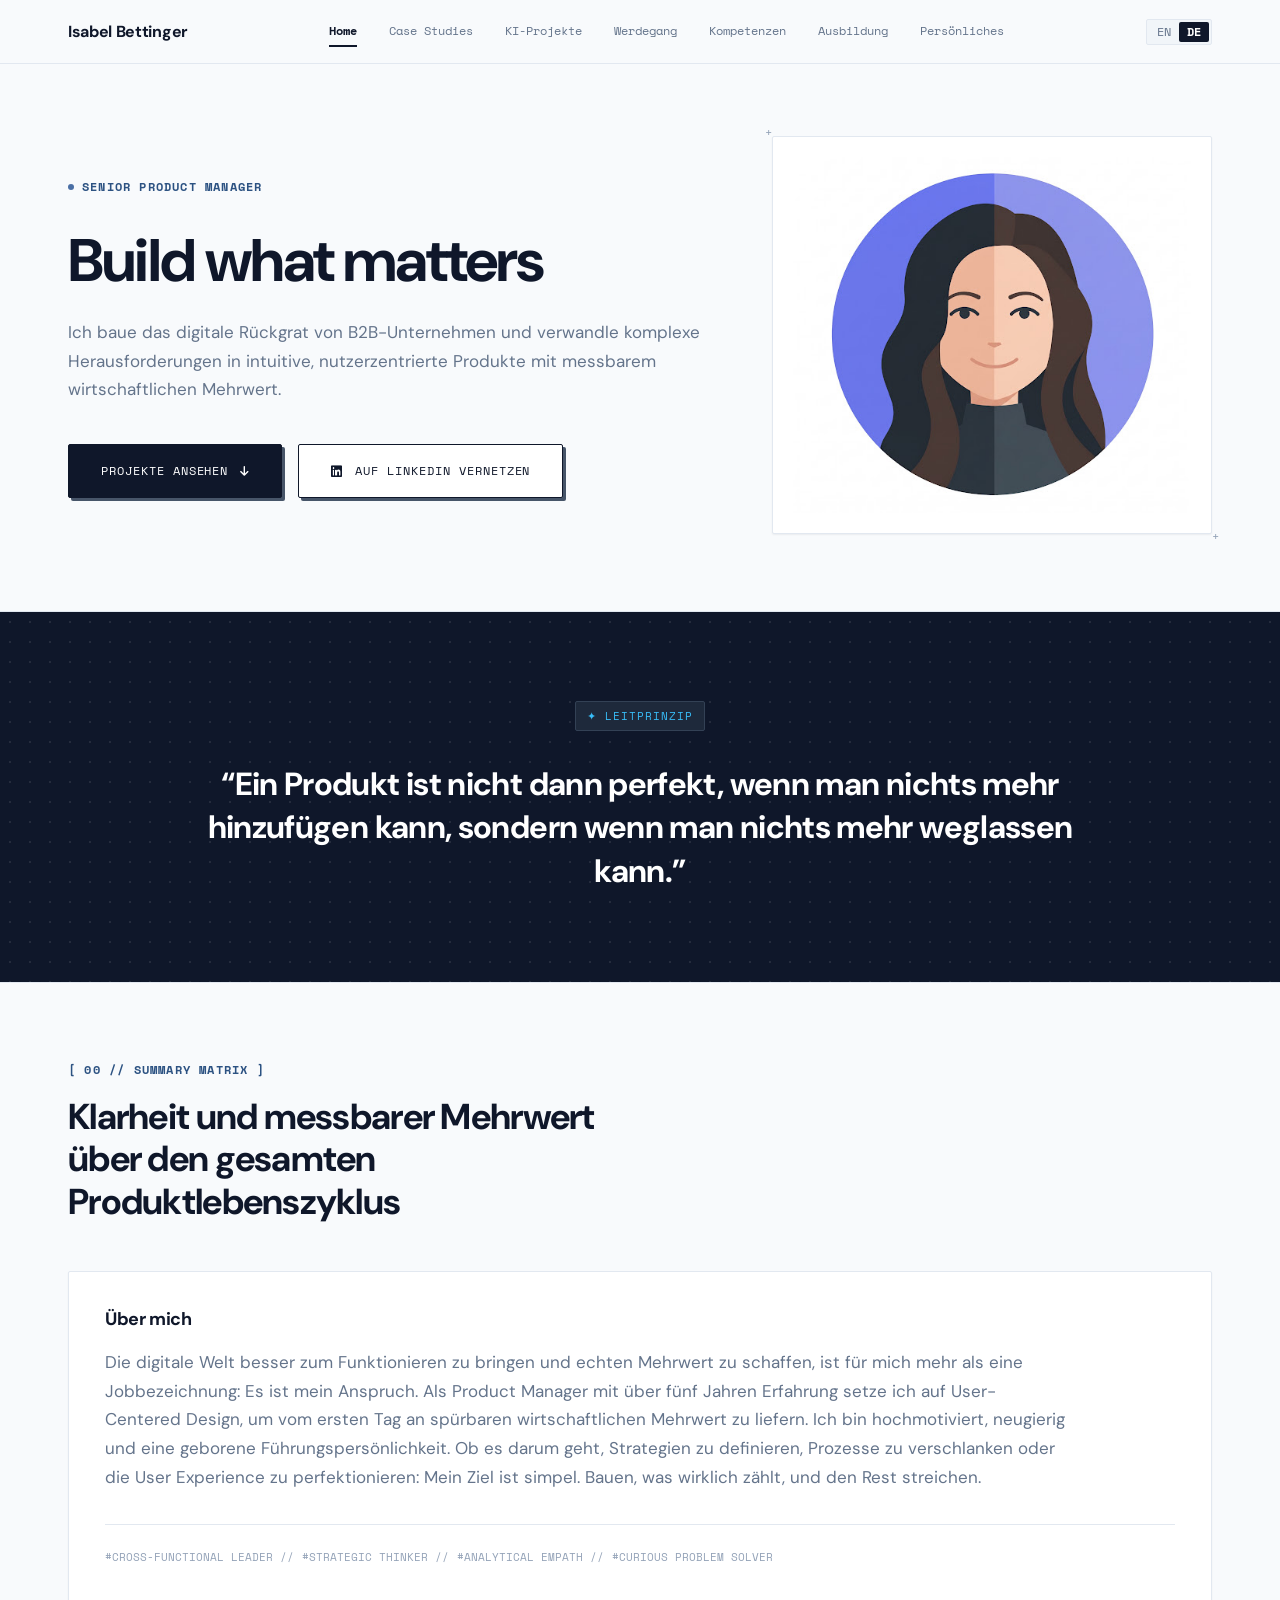
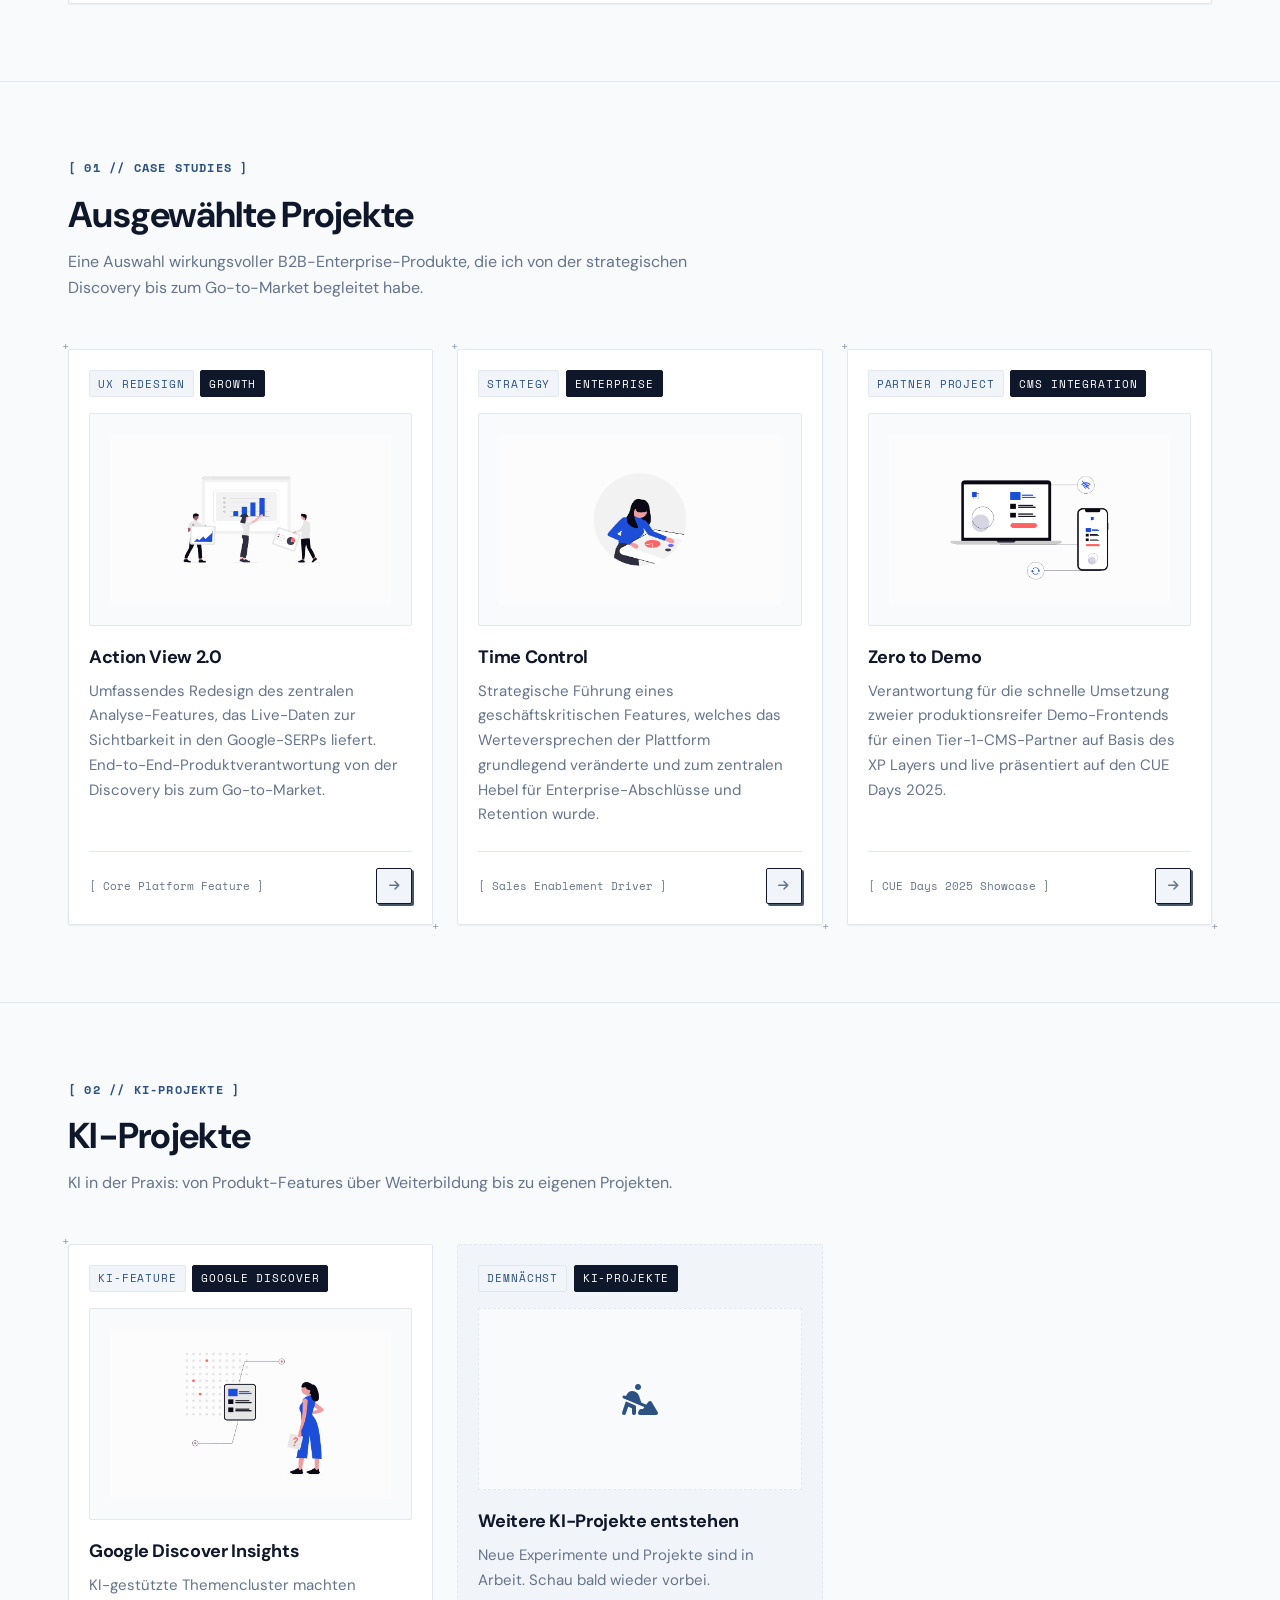
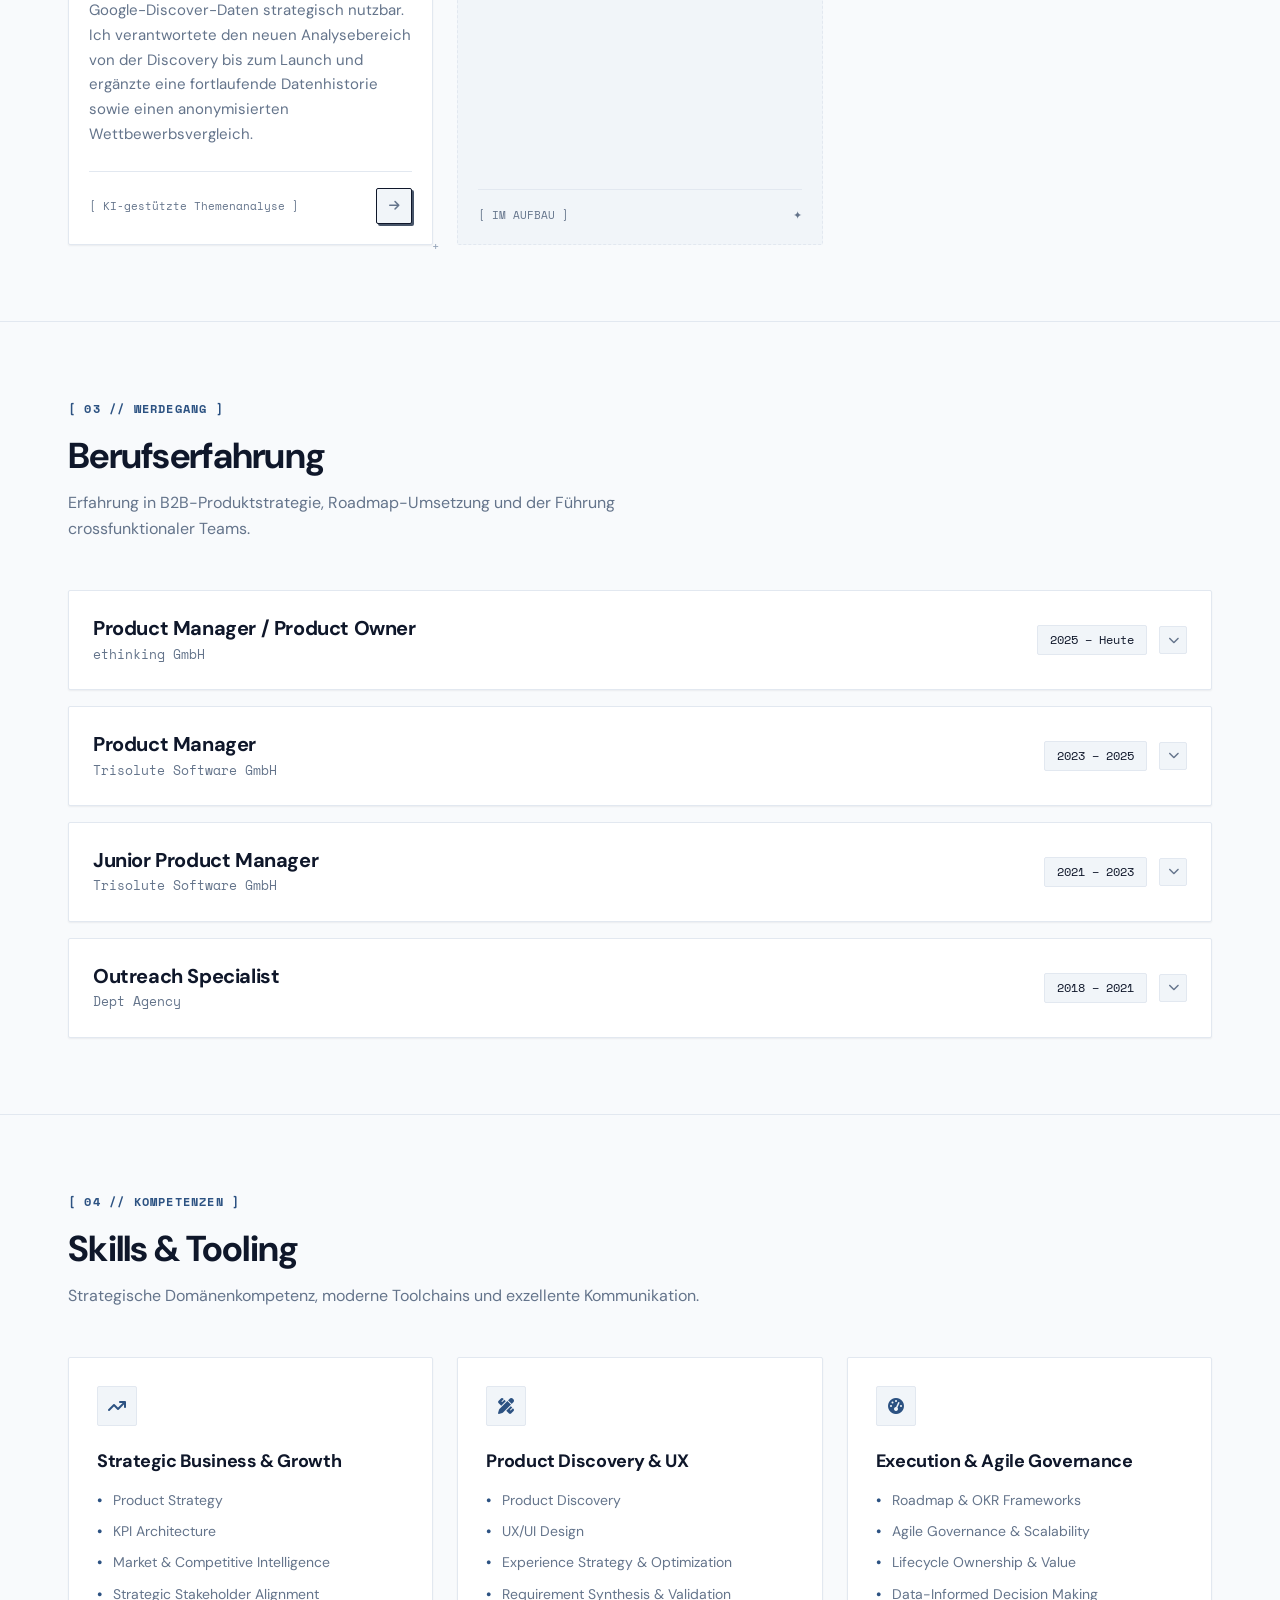
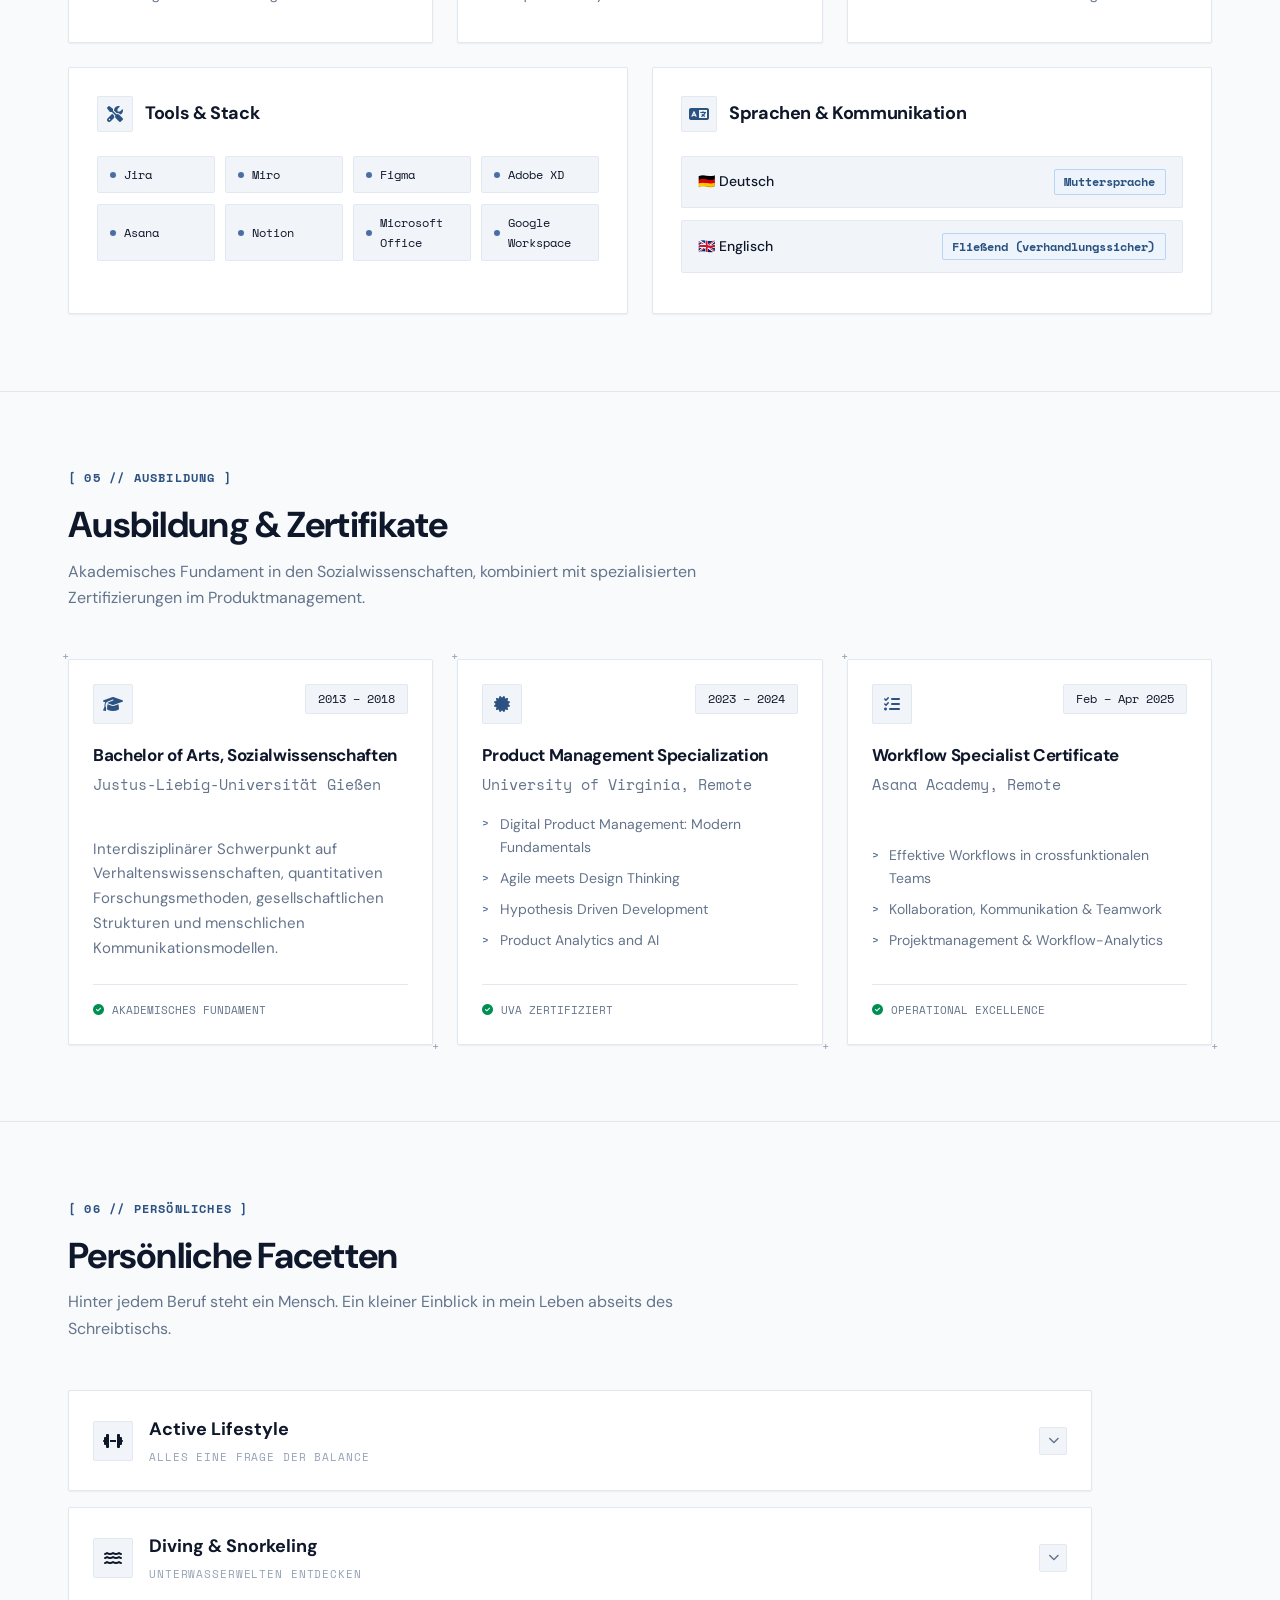
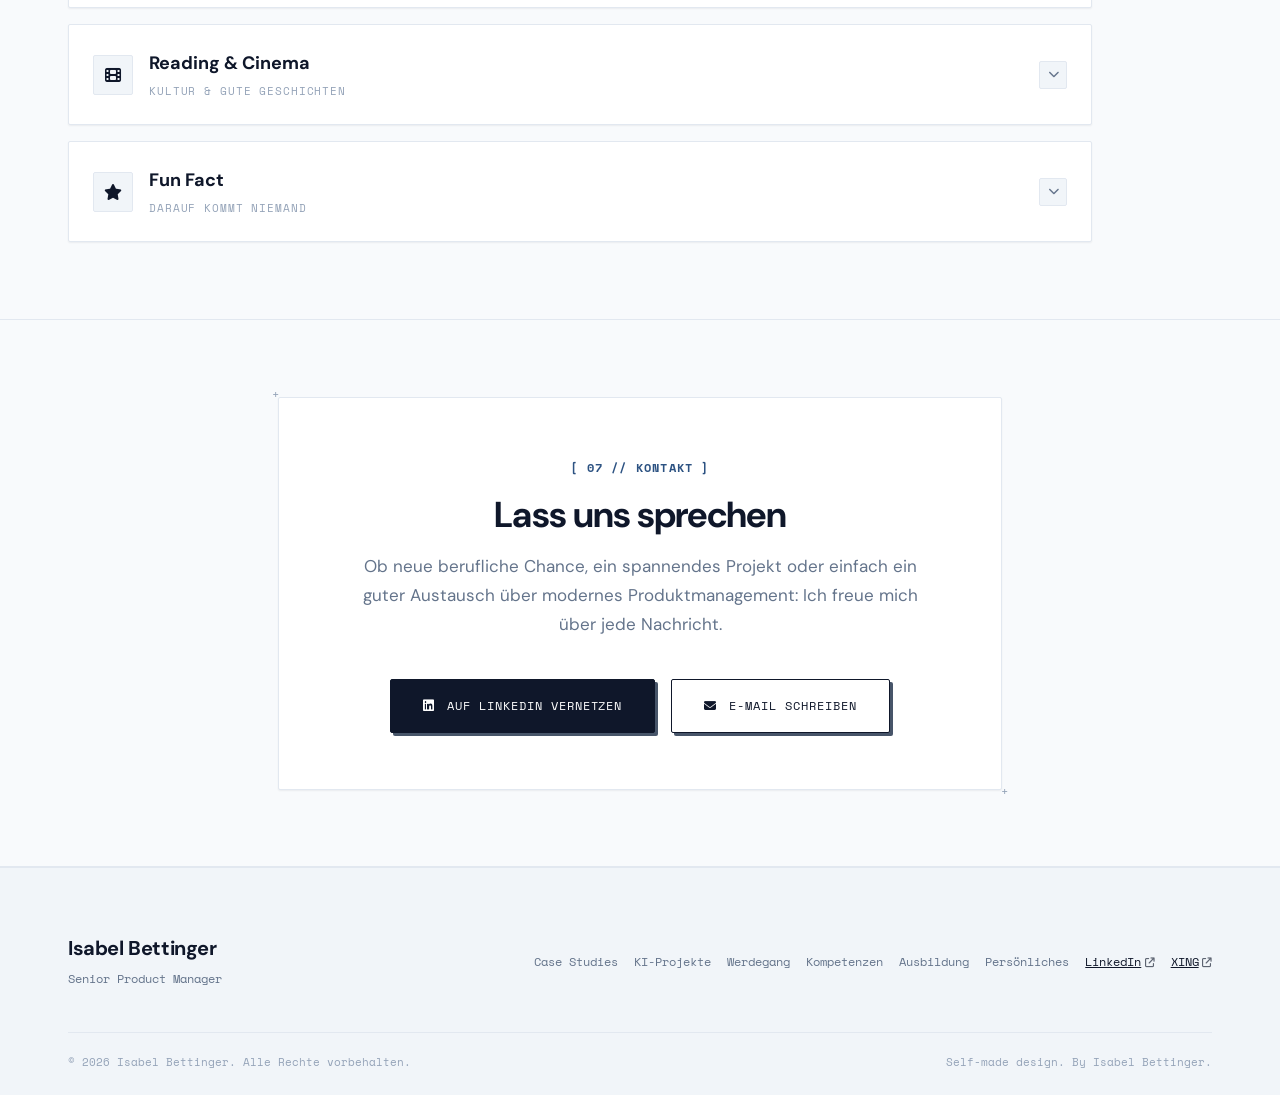
<file: index-de.html>
<!DOCTYPE html>
<html lang="de">
<head>
<meta charset="UTF-8">
<meta name="viewport" content="width=device-width, initial-scale=1.0">
<title>Isabel Bettinger · Senior Product Manager</title>
<meta name="description" content="Isabel Bettinger, Senior Product Manager. Ich baue das digitale Rückgrat von B2B-Unternehmen und verwandle komplexe Herausforderungen in intuitive, nutzerzentrierte Produkte mit messbarem wirtschaftlichen Mehrwert.">
<link rel="icon" href="favicon.png" type="image/png">
<link rel="apple-touch-icon" href="apple-touch-icon.png">
<link rel="preconnect" href="https://fonts.googleapis.com">
<link rel="preconnect" href="https://fonts.gstatic.com" crossorigin>
<link href="https://fonts.googleapis.com/css2?family=DM+Sans:ital,opsz,wght@0,9..40,300..900;1,9..40,300..900&family=Space+Mono:wght@400;700&display=swap" rel="stylesheet">
<link rel="stylesheet" href="https://cdnjs.cloudflare.com/ajax/libs/font-awesome/6.5.1/css/all.min.css">
<script>document.documentElement.classList.add('js');</script>
<style>
/* ═══ TOKENS (Stitch-Entwurf "Modern Slate Tech", Stand im Duplikat-Projekt) ═══ */
:root{
  --surface:#f8fafc;
  --surface-paper:#f1f5f9;
  --surface-card:#ffffff;
  --surface-dark:#0f172a;
  --surface-dark-card:#1e293b;
  --border-tech:#e2e8f0;
  --border-dark:#334155;
  --charcoal:#0f172a;
  --text-dim:#64748b;
  --text-muted:#94a3b8;
  --accent:#2c5282;
  --accent-soft-bg:#edf4fc;
  --accent-soft-border:#b9d5f3;
  --accent-bright:#38bdf8;
  --portrait-blue:#4a6fa5;
  --mint-dark:#008f53;
  --shadow-tactile:3px 3px 0 #475569;
  --shadow-tactile-hover:4px 4px 0 #334155;
  --shadow-card:0 1px 2px rgba(15,23,42,.06);
  --radius:2px;
  --font-sans:'DM Sans',system-ui,-apple-system,'Segoe UI',sans-serif;
  --font-mono:'Space Mono','SF Mono',ui-monospace,monospace;
  --nav-h:64px;
  --ease:cubic-bezier(.4,0,.2,1);
  --maxw:1240px;
}
*,*::before,*::after{margin:0;padding:0;box-sizing:border-box;}
html{scroll-behavior:smooth;}
body{
  font-family:var(--font-sans);
  background-color:var(--surface);
  color:var(--charcoal);
  line-height:1.65;
  -webkit-font-smoothing:antialiased;
}
img{max-width:100%;height:auto;display:block;}
a{color:inherit;text-decoration:none;}
ul{list-style:none;}

.container{max-width:var(--maxw);margin:0 auto;padding:0 clamp(1.5rem,4vw,3rem);}
.corner-ticks{position:relative;}
.corner-ticks::before,.corner-ticks::after{
  font-family:var(--font-mono);font-size:12px;line-height:1;color:var(--text-muted);
  position:absolute;pointer-events:none;
}
.corner-ticks::before{content:'+';top:-9px;left:-7px;}
.corner-ticks::after{content:'+';bottom:-9px;right:-7px;}

/* Mono-Bausteine */
.kicker{display:inline-flex;align-items:center;gap:.5rem;font-family:var(--font-mono);font-size:.75rem;
  font-weight:700;letter-spacing:.1em;text-transform:uppercase;color:var(--accent);margin-bottom:.75rem;}
.kicker .dot{width:6px;height:6px;border-radius:50%;background:var(--portrait-blue);flex-shrink:0;}
.kicker-plain{font-family:var(--font-mono);font-size:.75rem;font-weight:700;letter-spacing:.1em;
  text-transform:uppercase;color:var(--accent);display:block;margin-bottom:1rem;}
.tag{
  display:inline-block;font-family:var(--font-mono);font-size:.6875rem;letter-spacing:.08em;
  text-transform:uppercase;background:var(--surface-paper);border:1px solid var(--border-tech);
  color:var(--accent);padding:.2rem .5rem;border-radius:var(--radius);
}
.tag-dark{background:var(--surface-dark);border-color:var(--surface-dark);color:#fff;}
.badge-code{
  font-family:var(--font-mono);font-size:10px;letter-spacing:.1em;text-transform:uppercase;
  background:var(--surface-paper);border:1px solid var(--border-tech);color:var(--text-dim);
  padding:.15rem .5rem;border-radius:var(--radius);white-space:nowrap;
}
.date-chip{
  font-family:var(--font-mono);font-size:.75rem;background:var(--surface-paper);
  border:1px solid var(--border-tech);color:var(--charcoal);padding:.25rem .75rem;
  border-radius:var(--radius);white-space:nowrap;
}

/* Typografie */
h1,h2,h3{font-weight:700;letter-spacing:-.02em;color:var(--charcoal);}
h1{font-size:clamp(2.25rem,6vw,3.75rem);line-height:1.08;letter-spacing:-.03em;}
h2{font-size:clamp(1.625rem,3.4vw,2.25rem);line-height:1.18;}
h3{font-size:1.25rem;line-height:1.3;}
.section-head{max-width:42rem;margin-bottom:3rem;}
.section-head.wide{max-width:34rem;}
.section-sub{color:var(--text-dim);margin-top:.75rem;font-size:1rem;}

/* Buttons */
.btn{
  display:inline-flex;align-items:center;justify-content:center;gap:.75rem;
  font-family:var(--font-mono);font-size:.75rem;letter-spacing:.08em;text-transform:uppercase;
  padding:1rem 2rem;border-radius:var(--radius);border:1px solid var(--charcoal);
  box-shadow:var(--shadow-tactile);cursor:pointer;
  transition:transform .15s var(--ease),box-shadow .15s var(--ease),background .15s var(--ease),border-color .15s var(--ease);
}
.btn-primary{background:var(--charcoal);color:#fff;}
.btn-primary:hover{background:#1a2234;border-color:var(--portrait-blue);transform:translate(-1px,-1px);box-shadow:var(--shadow-tactile-hover);}
.btn-secondary{background:var(--surface-card);color:var(--charcoal);}
.btn-secondary:hover{border-color:var(--portrait-blue);transform:translate(-1px,-1px);box-shadow:var(--shadow-tactile-hover);}
.btn:active{transform:translate(2px,2px);box-shadow:1px 1px 0 #475569;}
.btn:focus-visible{outline:2px solid var(--accent-bright);outline-offset:2px;}
.icon-btn{
  width:36px;height:36px;display:inline-flex;align-items:center;justify-content:center;
  background:var(--surface-paper);border:1px solid var(--charcoal);border-radius:var(--radius);
  box-shadow:2px 2px 0 #475569;color:var(--charcoal);flex-shrink:0;
  transition:transform .15s var(--ease),background .15s var(--ease);
}
.icon-btn:hover{background:var(--surface-card);transform:translate(-1px,-1px);}

/* ═══ HEADER ═══ */
.nav{
  position:fixed;top:0;left:0;right:0;height:var(--nav-h);z-index:400;
  background:rgba(248,250,252,.9);backdrop-filter:blur(10px);
  border-bottom:1px solid var(--border-tech);
}
.nav-inner{height:var(--nav-h);display:flex;align-items:center;justify-content:space-between;gap:1.5rem;}
.nav-logo{font-weight:700;font-size:1rem;letter-spacing:-.02em;}
.nav-links{display:flex;align-items:center;gap:2rem;}
.nav-links a{
  font-family:var(--font-mono);font-size:.75rem;color:var(--text-dim);
  padding:.25rem 0;border-bottom:2px solid transparent;
  transition:color .15s var(--ease),border-color .15s var(--ease);
}
.nav-links a:hover{color:var(--charcoal);}
.nav-links a.active{color:var(--charcoal);font-weight:700;border-bottom-color:var(--charcoal);}
.nav-right{display:flex;align-items:center;gap:.75rem;}
.lang-switch{
  display:inline-flex;align-items:center;padding:2px;background:var(--surface-paper);
  border:1px solid var(--border-tech);border-radius:var(--radius);
  font-family:var(--font-mono);font-size:.75rem;
}
.lang-switch button,.lang-switch a{
  font:inherit;border:none;background:none;cursor:pointer;padding:.25rem .5rem;
  border-radius:var(--radius);color:var(--text-dim);transition:all .15s var(--ease);
  text-decoration:none;line-height:1;display:inline-block;
}
.lang-switch button:hover,.lang-switch a:hover{color:var(--charcoal);background:var(--surface-card);}
.lang-switch button[aria-pressed="true"],.lang-switch a.active{background:var(--charcoal);color:#fff;font-weight:700;}
.hamburger{display:none;background:none;border:none;cursor:pointer;padding:.5rem;flex-direction:column;gap:5px;}
.hamburger span{display:block;width:22px;height:2px;background:var(--charcoal);transition:all .25s var(--ease);}
.hamburger.open span:nth-child(1){transform:translateY(7px) rotate(45deg);}
.hamburger.open span:nth-child(2){opacity:0;}
.hamburger.open span:nth-child(3){transform:translateY(-7px) rotate(-45deg);}
.mobile-nav{
  display:none;position:fixed;top:var(--nav-h);left:0;right:0;z-index:390;
  background:var(--surface-card);border-bottom:1px solid var(--border-tech);
  padding:1rem 1.5rem 1.5rem;flex-direction:column;gap:.25rem;
}
.mobile-nav.open{display:flex;}
.mobile-nav a{font-size:1rem;font-weight:500;color:var(--text-dim);padding:.7rem 0;border-bottom:1px solid var(--border-tech);}
.mobile-nav a:last-child{border-bottom:none;}

/* ═══ SEKTIONEN ═══ */
main{padding-top:var(--nav-h);}
section{padding:clamp(3rem,6vw,5rem) 0;border-bottom:1px solid var(--border-tech);}
.card{
  background:var(--surface-card);border:1px solid var(--border-tech);border-radius:var(--radius);
  box-shadow:var(--shadow-card);padding:clamp(1.75rem,3vw,2.25rem);
}
.card h3{display:flex;align-items:center;gap:.6rem;flex-wrap:wrap;margin-bottom:1rem;font-size:1.125rem;}
.card p{color:var(--text-dim);max-width:80ch;font-size:1.0625rem;line-height:1.7;}
.card .card-foot{
  display:flex;align-items:center;gap:.5rem;flex-wrap:wrap;
  max-width:none;
  font-family:var(--font-mono);font-size:.6875rem;line-height:1.6;color:var(--text-muted);
  border-top:1px solid var(--border-tech);margin-top:2rem;padding-top:1.5rem;
}
.card .card-foot span{white-space:nowrap;}
.card-foot .m{color:var(--accent);font-weight:700;}

/* ═══ HERO ═══ */
.hero{padding:clamp(3rem,6vw,4.5rem) 0 clamp(3rem,6vw,5rem);}
.hero-grid{display:grid;grid-template-columns:1.4fr 1fr;gap:clamp(2rem,4vw,2.5rem);align-items:center;}
.hero h1{margin:1.25rem 0 1.5rem;}
.hero-tagline{color:var(--text-dim);font-size:1.0625rem;max-width:56ch;line-height:1.7;margin-bottom:2.5rem;}
.hero-actions{display:flex;gap:1rem;flex-wrap:wrap;}
.hero-portrait{position:relative;justify-self:end;width:100%;max-width:440px;}
.hero-portrait .frame{
  background:var(--surface-card);border:1px solid var(--border-tech);border-radius:var(--radius);
  box-shadow:var(--shadow-card);padding:1.25rem;
}
.hero-portrait img{width:100%;height:auto;border-radius:var(--radius);}

/* ═══ ZITAT-BAND ═══ */
.quote-band{
  background-color:var(--surface-dark);
  background-image:radial-gradient(rgba(255,255,255,.09) 1px,transparent 1px);
  background-size:20px 20px;
  color:#fff;text-align:center;padding:clamp(3.5rem,7vw,6rem) 0;
}
.quote-band .chip{
  display:inline-block;font-family:var(--font-mono);font-size:.6875rem;letter-spacing:.09em;
  text-transform:uppercase;color:var(--accent-bright);
  border:1px solid var(--border-dark);background:var(--surface-dark-card);
  padding:.3rem .7rem;border-radius:var(--radius);margin-bottom:2rem;
}
.quote-band blockquote{
  font-size:clamp(1.25rem,2.6vw,2rem);font-weight:700;letter-spacing:-.02em;line-height:1.35;
  max-width:900px;margin:0 auto;
}
.quote-band .caption{font-family:var(--font-mono);font-size:.75rem;letter-spacing:.1em;
  text-transform:uppercase;color:var(--text-muted);}

/* ═══ PROJEKTE ═══ */
.proj-grid{display:grid;grid-template-columns:repeat(3,1fr);gap:1.5rem;}
.proj-card{
  display:flex;flex-direction:column;background:var(--surface-card);
  border:1px solid var(--border-tech);border-radius:var(--radius);box-shadow:var(--shadow-card);
  padding:1.25rem;
  transition:border-color .2s var(--ease),box-shadow .2s var(--ease);
}
.proj-card:hover{border-color:var(--portrait-blue);box-shadow:0 4px 14px rgba(15,23,42,.10);}
.proj-card:focus-visible{border-color:var(--portrait-blue);box-shadow:0 0 0 2px var(--accent-bright);outline:none;}
.proj-card .badges{display:flex;gap:.4rem;flex-wrap:wrap;margin-bottom:1rem;}
.proj-image{
  border:1px solid var(--border-tech);border-radius:var(--radius);background:var(--surface);
  padding:1.25rem;margin-bottom:1.25rem;
}
.proj-image img{width:100%;height:auto;}
.proj-card h3{margin-bottom:.6rem;font-size:1.125rem;}
.proj-card p{color:var(--text-dim);font-size:.9375rem;flex:1;}
.proj-foot{
  display:flex;align-items:center;justify-content:space-between;gap:1rem;
  border-top:1px solid var(--border-tech);margin-top:1.5rem;padding-top:1rem;
}
.proj-foot span{font-family:var(--font-mono);font-size:.6875rem;color:var(--text-dim);}
.project-teaser{border-style:dashed;background:var(--surface-paper);box-shadow:none;cursor:default;}
.project-teaser:hover{border-color:var(--border-tech);box-shadow:none;}
.teaser-art{min-height:182px;display:grid;place-items:center;background:var(--surface);border:1px dashed var(--border-tech);color:var(--text-muted);margin-bottom:1.25rem;}
.teaser-art i{font-size:2rem;color:var(--accent);}

/* ═══ ACCORDIONS (native <details>) ═══ */
.ac-group{display:flex;flex-direction:column;gap:1rem;}
.ac-item{
  background:var(--surface-card);border:1px solid var(--border-tech);border-radius:var(--radius);
  box-shadow:var(--shadow-card);transition:border-color .15s var(--ease);overflow:hidden;
}
/* Hover-Rahmen nur, wenn der Zeiger über dem klickbaren Kopf steht */
.ac-item:has(summary.ac-head:hover){border-color:var(--charcoal);}
summary.ac-head{
  display:flex;align-items:center;gap:1rem;padding:1.5rem;cursor:pointer;
  list-style:none;user-select:none;
}
summary.ac-head::-webkit-details-marker{display:none;}
.summary-copy{flex:1;min-width:0;}
.summary-copy h3{font-size:1.25rem;font-weight:700;letter-spacing:-.02em;}
.summary-copy .sub{display:block;font-family:var(--font-mono);font-size:.8125rem;font-weight:400;
  color:var(--text-dim);margin-top:.15rem;}
.ac-meta{display:flex;align-items:center;gap:.75rem;flex-shrink:0;}
.chev{
  width:28px;height:28px;display:flex;align-items:center;justify-content:center;flex-shrink:0;
  background:var(--surface-paper);border:1px solid var(--border-tech);border-radius:var(--radius);
  color:var(--text-dim);font-size:.7rem;
  transition:transform .2s var(--ease),background .15s var(--ease),color .15s var(--ease),border-color .15s var(--ease);
}
summary.ac-head:hover .chev{background:var(--charcoal);color:#fff;border-color:var(--charcoal);}
details[open] .chev{transform:rotate(180deg);background:var(--charcoal);color:#fff;border-color:var(--charcoal);}
.ac-body{padding:1rem 1.5rem 1.5rem;border-top:1px solid var(--border-tech);background:var(--surface-paper);}
.ac-body ul{display:flex;flex-direction:column;gap:.75rem;}
.ac-body li{display:flex;align-items:flex-start;gap:.75rem;color:var(--text-dim);font-size:.875rem;}
.ac-body li::before{
  content:'>';font-family:var(--font-mono);font-size:.75rem;font-weight:700;
  color:var(--accent);flex-shrink:0;margin-top:1px;
}
.ac-body p{color:var(--text-dim);font-size:.9375rem;}

/* Personal */
.personal-list{max-width:64rem;}
.personal-icon{
  width:40px;height:40px;display:flex;align-items:center;justify-content:center;flex-shrink:0;
  background:var(--surface-paper);border:1px solid var(--border-tech);border-radius:var(--radius);
  color:var(--charcoal);
}
.personal-copy{flex:1;min-width:0;}
.personal-copy strong{display:flex;align-items:center;gap:.5rem;font-size:1.125rem;font-weight:700;}
.personal-copy .sub{display:block;font-family:var(--font-mono);font-size:.6875rem;letter-spacing:.08em;
  text-transform:uppercase;color:var(--text-muted);margin-top:.2rem;}

/* ═══ SKILLS & TOOLING ═══ */
.skills-grid{display:grid;grid-template-columns:repeat(12,1fr);gap:1.5rem;}
.skill-card{
  display:flex;flex-direction:column;justify-content:space-between;
  background:var(--surface-card);border:1px solid var(--border-tech);border-radius:var(--radius);
  box-shadow:var(--shadow-card);padding:1.75rem;
}
.span-4{grid-column:span 4;}
.span-6{grid-column:span 6;}
.skill-top{display:flex;align-items:center;justify-content:space-between;gap:1rem;margin-bottom:1.5rem;}
.comp-icon{
  width:40px;height:40px;display:flex;align-items:center;justify-content:center;flex-shrink:0;
  background:var(--surface-paper);border:1px solid var(--border-tech);border-radius:var(--radius);
  color:var(--accent);
}
.comp-icon.sm{width:36px;height:36px;}
.inline-icon{display:flex;align-items:center;gap:.75rem;}
.skill-card h3{margin-bottom:1rem;font-size:1.125rem;}
.skill-card li{position:relative;padding-left:1rem;color:var(--text-dim);font-size:.875rem;margin-bottom:.5rem;}
.skill-card li::before{content:'•';position:absolute;left:0;color:var(--accent);font-weight:700;}
.skill-foot{
  display:flex;align-items:center;justify-content:space-between;gap:1rem;
  border-top:1px solid var(--border-tech);margin-top:2rem;padding-top:1rem;
  font-family:var(--font-mono);font-size:.6875rem;color:var(--text-muted);
}
.skill-foot .star{color:var(--accent);}
.skill-foot .m{color:var(--accent);font-weight:700;}
.tool-grid{display:grid;grid-template-columns:repeat(4,1fr);gap:.65rem;}
.tool{
  display:flex;align-items:center;gap:.5rem;background:var(--surface-paper);
  border:1px solid var(--border-tech);border-radius:var(--radius);padding:.5rem .75rem;
  font-family:var(--font-mono);font-size:.75rem;color:var(--charcoal);
}
.tool .p{width:6px;height:6px;border-radius:50%;background:var(--portrait-blue);flex-shrink:0;}
.lang-row{
  display:flex;align-items:center;justify-content:space-between;gap:1rem;
  background:var(--surface-paper);border:1px solid var(--border-tech);border-radius:var(--radius);
  padding:.75rem 1rem;margin-bottom:.75rem;
}
.lang-row .who{display:flex;align-items:center;gap:.75rem;font-weight:500;font-size:.875rem;}
.lang-row .level{
  font-family:var(--font-mono);font-size:.75rem;font-weight:700;color:var(--accent);
  background:var(--accent-soft-bg);border:1px solid var(--accent-soft-border);
  border-radius:var(--radius);padding:.15rem .6rem;
}

/* ═══ EDUCATION ═══ */
.edu-grid{display:grid;grid-template-columns:repeat(3,1fr);gap:1.5rem;}
.edu-card{display:flex;flex-direction:column;background:var(--surface-card);
  border:1px solid var(--border-tech);border-radius:var(--radius);box-shadow:var(--shadow-card);
  padding:1.5rem;}
.edu-top{display:flex;align-items:flex-start;justify-content:space-between;gap:1rem;margin-bottom:1.25rem;}
.edu-card h3{margin-bottom:.35rem;font-size:1.0625rem;}
.edu-org{font-family:var(--font-mono);color:var(--text-dim);font-size:.8125rem;margin-bottom:1rem;}
.edu-card li{position:relative;padding-left:1.1rem;color:var(--text-dim);font-size:.875rem;margin-bottom:.5rem;}
.edu-card li::before{content:'>';position:absolute;left:0;font-family:var(--font-mono);font-size:.7rem;
  color:var(--accent);top:.1rem;}
.edu-card p{color:var(--text-dim);font-size:.9375rem;flex:1;}
.edu-foot{
  display:flex;align-items:center;gap:.5rem;border-top:1px solid var(--border-tech);
  margin-top:1.5rem;padding-top:1rem;font-family:var(--font-mono);font-size:.6875rem;
  text-transform:uppercase;color:var(--text-dim);
}
.edu-foot i{color:var(--mint-dark);}

/* ═══ KONTAKT ═══ */
.contact-wrap{max-width:820px;margin:0 auto;text-align:center;}
.contact-card{background:var(--surface-card);border:1px solid var(--border-tech);
  border-radius:var(--radius);box-shadow:var(--shadow-card);padding:clamp(2rem,5vw,3.5rem);}
.contact-card .kicker-plain{display:inline-block;}
.contact-card p{color:var(--text-dim);max-width:36rem;margin:1rem auto 2.5rem;font-size:1.0625rem;line-height:1.7;}
.contact-actions{display:flex;gap:1rem;justify-content:center;flex-wrap:wrap;}

/* ═══ FOOTER ═══ */
footer{background:var(--surface-paper);border-top:1px solid var(--border-tech);
  padding:clamp(2.5rem,5vw,4rem) 0 1.5rem;}
.footer-inner{display:flex;align-items:center;justify-content:space-between;gap:1.5rem;flex-wrap:wrap;margin-bottom:2.5rem;}
.footer-brand strong{display:block;font-weight:700;font-size:1.25rem;letter-spacing:-.02em;}
.footer-brand span{font-family:var(--font-mono);font-size:.75rem;color:var(--text-dim);}
.footer-links{display:flex;gap:1rem;flex-wrap:wrap;}
.footer-links a{font-family:var(--font-mono);font-size:.75rem;color:var(--text-dim);}
.footer-links a:hover{color:var(--charcoal);}
.footer-links a.hl{color:var(--charcoal);text-decoration:underline;}
.footer-links a .ext-arrow{font-size:.6rem;margin-left:.35em;opacity:.65;
  transition:opacity .15s var(--ease),transform .15s var(--ease);}
.footer-links a:hover .ext-arrow{opacity:1;transform:translate(1px,-1px);}
.footer-bottom{
  display:flex;justify-content:space-between;gap:1rem;flex-wrap:wrap;
  border-top:1px solid var(--border-tech);padding-top:1.25rem;
  font-family:var(--font-mono);font-size:.6875rem;color:var(--text-muted);
}

.js .reveal{opacity:0;transform:translateY(18px);transition:opacity .5s var(--ease),transform .5s var(--ease);}
.js .reveal.visible{opacity:1;transform:none;}
@media (prefers-reduced-motion:reduce){
  .js .reveal{opacity:1;transform:none;transition:none;}
  html{scroll-behavior:auto;}
}

/* ═══ RESPONSIVE ═══ */
@media (max-width:1024px){
  .proj-grid,.edu-grid{grid-template-columns:repeat(2,1fr);}
  .skills-grid{grid-template-columns:repeat(2,1fr);}
  .span-4,.span-6{grid-column:span 1;}
  .tool-grid{grid-template-columns:repeat(2,1fr);}
  .nav-links{display:none;}
  .hamburger{display:flex;}
}
@media (max-width:768px){
  .hero-grid{grid-template-columns:1fr;gap:2.5rem;}
  .hero-portrait{justify-self:center;max-width:380px;}
  .proj-grid,.edu-grid,.skills-grid{grid-template-columns:1fr;}
  .tool-grid{grid-template-columns:repeat(2,1fr);}
  summary.ac-head{flex-wrap:wrap;row-gap:.75rem;padding:1.25rem;}
  .summary-copy{flex-basis:100%;order:2;}
  .ac-meta{margin-left:auto;}
  .ac-body{padding:1rem 1.25rem 1.25rem;}
  .footer-inner{align-items:flex-start;flex-direction:column;}
  .footer-bottom{flex-direction:column;}
}
@media (max-width:480px){
  .hero-actions,.contact-actions{flex-direction:column;align-items:stretch;}
  .btn{justify-content:center;}
  .date-chip{font-size:.6875rem;padding:.2rem .5rem;}
}
</style>
</head>
<body>

<!-- ═══ HEADER ═══ -->
<header class="nav">
  <div class="container nav-inner">
    <a href="#home" class="nav-logo">Isabel Bettinger</a>
    <nav class="nav-links" id="nav-links">
      <a href="#home" class="active">Home</a>
      <a href="#projects">Case Studies</a>
      <a href="#ai-projects">KI-Projekte</a>
      <a href="#experience">Werdegang</a>
      <a href="#competencies">Kompetenzen</a>
      <a href="#education">Ausbildung</a>
      <a href="#personal">Persönliches</a>
    </nav>
    <div class="nav-right">
      <div class="lang-switch" role="group" aria-label="Sprachauswahl">
        <a href="index.html">EN</a>
        <a href="index-de.html" class="active" aria-current="page">DE</a>
      </div>
      <button class="hamburger" id="hamburger" onclick="toggleMenu()" aria-label="Menü" aria-expanded="false">
        <span></span><span></span><span></span>
      </button>
    </div>
  </div>
</header>
<div class="mobile-nav" id="mobile-nav">
  <a href="#home" onclick="closeMenu()">Home</a>
  <a href="#projects" onclick="closeMenu()">Case Studies</a>
  <a href="#ai-projects" onclick="closeMenu()">KI-Projekte</a>
  <a href="#experience" onclick="closeMenu()">Werdegang</a>
  <a href="#competencies" onclick="closeMenu()">Kompetenzen</a>
  <a href="#education" onclick="closeMenu()">Ausbildung</a>
  <a href="#personal" onclick="closeMenu()">Persönliches</a>
</div>

<main>

<!-- ═══ HERO ═══ -->
<section id="home" class="hero">
  <div class="container">
    <div class="hero-grid">
      <div class="hero-content">
        <span class="kicker"><span class="dot"></span>Senior Product Manager</span>
        <h1>Build what matters</h1>
        <p class="hero-tagline">Ich baue das digitale Rückgrat von B2B-Unternehmen und verwandle komplexe Herausforderungen in intuitive, nutzerzentrierte Produkte mit messbarem wirtschaftlichen Mehrwert.</p>
        <div class="hero-actions">
          <a href="#projects" class="btn btn-primary">Projekte ansehen <i class="fas fa-arrow-down" style="font-size:.7rem"></i></a>
          <a href="https://www.linkedin.com/in/isabel-bettinger/" target="_blank" rel="noopener" class="btn btn-secondary"><i class="fab fa-linkedin" style="font-size:.8rem"></i> Auf LinkedIn vernetzen</a>
        </div>
      </div>
      <div class="hero-portrait corner-ticks">
        <div class="frame">
          <img src="portrait-illustration.png" alt="Illustriertes Porträt von Isabel Bettinger" width="512" height="458">
        </div>
      </div>
    </div>
  </div>
</section>

<!-- ═══ ZITAT ═══ -->
<section class="quote-band">
  <div class="container">
    <span class="chip">&#10022; Leitprinzip</span>
    <blockquote>&ldquo;Ein Produkt ist nicht dann perfekt, wenn man nichts mehr hinzufügen kann, sondern wenn man nichts mehr weglassen kann.&rdquo;</blockquote>
  </div>
</section>

<!-- ═══ WHO I AM ═══ -->
<section id="summary">
  <div class="container reveal">
    <div class="section-head wide">
      <span class="kicker-plain">[ 00 // Summary Matrix ]</span>
      <h2>Klarheit und messbarer Mehrwert über den gesamten Produktlebenszyklus</h2>
    </div>
    <div class="card">
      <h3>Über mich</h3>
      <p>Die digitale Welt besser zum Funktionieren zu bringen und echten Mehrwert zu schaffen, ist für mich mehr als eine Jobbezeichnung: Es ist mein Anspruch. Als Product Manager mit über fünf Jahren Erfahrung setze ich auf User-Centered Design, um vom ersten Tag an spürbaren wirtschaftlichen Mehrwert zu liefern. Ich bin hochmotiviert, neugierig und eine geborene Führungspersönlichkeit. Ob es darum geht, Strategien zu definieren, Prozesse zu verschlanken oder die User Experience zu perfektionieren: Mein Ziel ist simpel. Bauen, was wirklich zählt, und den Rest streichen.</p>
      <p class="card-foot"><span>#CROSS-FUNCTIONAL LEADER //</span> <span>#STRATEGIC THINKER //</span> <span>#ANALYTICAL EMPATH //</span> <span>#CURIOUS PROBLEM SOLVER</span></p>
    </div>
  </div>
</section>

<!-- ═══ PROJEKTE ═══ -->
<section id="projects">
  <div class="container reveal">
    <div class="section-head">
      <span class="kicker-plain">[ 01 // Case Studies ]</span>
      <h2>Ausgewählte Projekte</h2>
      <p class="section-sub">Eine Auswahl wirkungsvoller B2B-Enterprise-Produkte, die ich von der strategischen Discovery bis zum Go-to-Market begleitet habe.</p>
    </div>

    <div class="proj-grid">
      <a class="proj-card corner-ticks" href="projekt-action-view-de.html" aria-label="Case Study: Action View 2.0">
        <div class="badges"><span class="tag">UX Redesign</span><span class="tag tag-dark">Growth</span></div>
        <div class="proj-image">
          <img src="project-action-view.png" alt="Illustration: Diagramme und Charts" width="1955" height="1186">
        </div>
        <h3>Action View 2.0</h3>
        <p>Umfassendes Redesign des zentralen Analyse-Features, das Live-Daten zur Sichtbarkeit in den Google-SERPs liefert. End-to-End-Produktverantwortung von der Discovery bis zum Go-to-Market.</p>
        <div class="proj-foot">
          <span>[ Core Platform Feature ]</span>
          <span class="icon-btn" aria-hidden="true"><i class="fas fa-arrow-right" style="font-size:.75rem"></i></span>
        </div>
      </a>

      <a class="proj-card corner-ticks" href="projekt-time-control-de.html" aria-label="Case Study: Time Control">
        <div class="badges"><span class="tag">Strategy</span><span class="tag tag-dark">Enterprise</span></div>
        <div class="proj-image">
          <img src="project-time-control.png" alt="Illustration: Person am Tisch mit Pie-Chart" width="1955" height="1186">
        </div>
        <h3>Time Control</h3>
        <p>Strategische Führung eines geschäftskritischen Features, welches das Werteversprechen der Plattform grundlegend veränderte und zum zentralen Hebel für Enterprise-Abschlüsse und Retention wurde.</p>
        <div class="proj-foot">
          <span>[ Sales Enablement Driver ]</span>
          <span class="icon-btn" aria-hidden="true"><i class="fas fa-arrow-right" style="font-size:.75rem"></i></span>
        </div>
      </a>

      <a class="proj-card corner-ticks" href="projekt-zero-to-demo-de.html" aria-label="Case Study: Zero to Demo">
        <div class="badges"><span class="tag">Partner Project</span><span class="tag tag-dark">CMS Integration</span></div>
        <div class="proj-image">
          <img src="project-zero-to-demo.png" alt="Illustration: Laptop und Smartphone" width="1955" height="1186">
        </div>
        <h3>Zero to Demo</h3>
        <p>Verantwortung für die schnelle Umsetzung zweier produktionsreifer Demo-Frontends für einen Tier-1-CMS-Partner auf Basis des XP Layers und live präsentiert auf den CUE Days 2025.</p>
        <div class="proj-foot">
          <span>[ CUE Days 2025 Showcase ]</span>
          <span class="icon-btn" aria-hidden="true"><i class="fas fa-arrow-right" style="font-size:.75rem"></i></span>
        </div>
      </a>
    </div>
  </div>
</section>

<!-- ═══ KI-PROJEKTE ═══ -->
<section id="ai-projects">
  <div class="container reveal">
    <div class="section-head">
      <span class="kicker-plain">[ 02 // KI-Projekte ]</span>
      <h2>KI-Projekte</h2>
      <p class="section-sub">KI in der Praxis: von Produkt-Features über Weiterbildung bis zu eigenen Projekten.</p>
    </div>
    <div class="proj-grid">
      <a class="proj-card corner-ticks" href="projekt-google-discover-de.html" aria-label="KI-Projekt: Google Discover Insights">
        <div class="badges"><span class="tag">KI-Feature</span><span class="tag tag-dark">Google Discover</span></div>
        <div class="proj-image">
          <img src="project-google-discover.png" alt="Illustration: Analyse von Google-Discover-Inhalten" width="1955" height="1186">
        </div>
        <h3>Google Discover Insights</h3>
        <p>KI-gestützte Themencluster machten Google-Discover-Daten strategisch nutzbar. Ich verantwortete den neuen Analysebereich von der Discovery bis zum Launch und ergänzte eine fortlaufende Datenhistorie sowie einen anonymisierten Wettbewerbsvergleich.</p>
        <div class="proj-foot"><span>[ KI-gestützte Themenanalyse ]</span><span class="icon-btn" aria-hidden="true"><i class="fas fa-arrow-right" style="font-size:.75rem"></i></span></div>
      </a>

      <article class="proj-card project-teaser" aria-label="Weitere KI-Projekte folgen bald">
        <div class="badges"><span class="tag">Demnächst</span><span class="tag tag-dark">KI-Projekte</span></div>
        <div class="teaser-art" aria-hidden="true"><i class="fas fa-person-digging"></i></div>
        <h3>Weitere KI-Projekte entstehen</h3>
        <p>Neue Experimente und Projekte sind in Arbeit. Schau bald wieder vorbei.</p>
        <div class="proj-foot"><span>[ IM AUFBAU ]</span><span aria-hidden="true">✦</span></div>
      </article>
    </div>
  </div>
</section>

<!-- ═══ EXPERIENCE ═══ -->
<section id="experience">
  <div class="container reveal">
    <div class="section-head">
      <span class="kicker-plain">[ 03 // Werdegang ]</span>
      <h2>Berufserfahrung</h2>
      <p class="section-sub">Erfahrung in B2B-Produktstrategie, Roadmap-Umsetzung und der Führung crossfunktionaler Teams.</p>
    </div>

    <div class="ac-group">
      <details class="ac-item">
        <summary class="ac-head">
          <span class="summary-copy">
            <h3>Product Manager / Product Owner</h3>
            <span class="sub">ethinking GmbH</span>
          </span>
          <span class="ac-meta">
            <span class="date-chip">2025 – Heute</span>
            <span class="chev"><i class="fas fa-chevron-down"></i></span>
          </span>
        </summary>
        <div class="ac-body">
          <ul>
            <li>Abstimmung der Go-to-Market-Strategie mit den Engineering-Roadmaps und Priorisierung technischer Kapazitäten im Abgleich mit den Geschäftszielen</li>
            <li>Entwicklung und Validierung des Product-Market-Fits über eine 4-monatige Launch-Strategie in zwei großen Iterationen</li>
            <li>Aufbau eines Delivery-Frameworks, das strategische Planung von der täglichen Umsetzung entkoppelt</li>
            <li>Etablierung einer &ldquo;Outcome over Output&rdquo;-Philosophie in multidisziplinären Teams</li>
          </ul>
        </div>
      </details>

      <details class="ac-item">
        <summary class="ac-head">
          <span class="summary-copy">
            <h3>Product Manager</h3>
            <span class="sub">Trisolute Software GmbH</span>
          </span>
          <span class="ac-meta">
            <span class="date-chip">2023 – 2025</span>
            <span class="chev"><i class="fas fa-chevron-down"></i></span>
          </span>
        </summary>
        <div class="ac-body">
          <ul>
            <li>Ermittlung von Nutzerbedürfnissen durch quantitative und qualitative Research zur Identifikation zentraler Pain Points</li>
            <li>Überführung von Insights in klare Ziele, Konzepte und Mockups zur Schärfung der Produktvision</li>
            <li>Koordination crossfunktionaler Teams mit agilen Methoden (Sprint-Planung, Testing, schnelle Feedbackschleifen)</li>
            <li>Entwicklung und Umsetzung von Go-to-Market- und Promotion-Strategien für starke Produkt-Adoption</li>
            <li>Erfolgsmessung über Customer-Satisfaction-Surveys und kontinuierliches Nutzerfeedback</li>
          </ul>
        </div>
      </details>

      <details class="ac-item">
        <summary class="ac-head">
          <span class="summary-copy">
            <h3>Junior Product Manager</h3>
            <span class="sub">Trisolute Software GmbH</span>
          </span>
          <span class="ac-meta">
            <span class="date-chip">2021 – 2023</span>
            <span class="chev"><i class="fas fa-chevron-down"></i></span>
          </span>
        </summary>
        <div class="ac-body">
          <ul>
            <li>Ausbau von Kundenbeziehungen durch regelmäßige Besuche und persönlichen Austausch</li>
            <li>Durchführung von Wettbewerbs- und Marktanalysen zur Identifikation von Trends, Risiken und Chancen</li>
            <li>Analyse von Nutzungsdaten und Implementierung von Churn-Prevention-Strategien zur Kundenbindung</li>
            <li>UX/UI- und Interface-Design zur Verbesserung von User Experience und Zufriedenheit</li>
          </ul>
        </div>
      </details>

      <details class="ac-item">
        <summary class="ac-head">
          <span class="summary-copy">
            <h3>Outreach Specialist</h3>
            <span class="sub">Dept Agency</span>
          </span>
          <span class="ac-meta">
            <span class="date-chip">2018 – 2021</span>
            <span class="chev"><i class="fas fa-chevron-down"></i></span>
          </span>
        </summary>
        <div class="ac-body">
          <ul>
            <li>Entwicklung datengestützter Strategien durch Wettbewerbs-Backlink-Analysen und Domain-Authority-Research</li>
            <li>Durchführung von Link-Audits zur Identifikation toxischer Profile und ungenutzter Ranking-Potenziale</li>
            <li>Verzahnung von Onpage- und Offpage-SEO zur Stärkung der Topical Authority über Kundenportfolios hinweg</li>
            <li>Steuerung von kundenorientiertem Outreach, organischer Sichtbarkeit und Referral-Traffic</li>
          </ul>
        </div>
      </details>
    </div>
  </div>
</section>

<!-- ═══ SKILLS & TOOLING ═══ -->
<section id="competencies">
  <div class="container reveal">
    <div class="section-head">
      <span class="kicker-plain">[ 04 // Kompetenzen ]</span>
      <h2>Skills &amp; Tooling</h2>
      <p class="section-sub">Strategische Domänenkompetenz, moderne Toolchains und exzellente Kommunikation.</p>
    </div>

    <div class="skills-grid">
      <div class="skill-card span-4">
        <div>
          <div class="skill-top">
            <div class="comp-icon"><i class="fas fa-arrow-trend-up"></i></div>
          </div>
          <h3>Strategic Business &amp; Growth</h3>
          <ul>
            <li>Product Strategy</li>
            <li>KPI Architecture</li>
            <li>Market &amp; Competitive Intelligence</li>
            <li>Strategic Stakeholder Alignment</li>
          </ul>
        </div>
      </div>

      <div class="skill-card span-4">
        <div>
          <div class="skill-top">
            <div class="comp-icon"><i class="fas fa-pen-ruler"></i></div>
          </div>
          <h3>Product Discovery &amp; UX</h3>
          <ul>
            <li>Product Discovery</li>
            <li>UX/UI Design</li>
            <li>Experience Strategy &amp; Optimization</li>
            <li>Requirement Synthesis &amp; Validation</li>
          </ul>
        </div>
      </div>

      <div class="skill-card span-4">
        <div>
          <div class="skill-top">
            <div class="comp-icon"><i class="fas fa-gauge-high"></i></div>
          </div>
          <h3>Execution &amp; Agile Governance</h3>
          <ul>
            <li>Roadmap &amp; OKR Frameworks</li>
            <li>Agile Governance &amp; Scalability</li>
            <li>Lifecycle Ownership &amp; Value</li>
            <li>Data-Informed Decision Making</li>
          </ul>
        </div>
      </div>

      <div class="skill-card span-6">
        <div>
          <div class="skill-top">
            <div class="inline-icon">
              <div class="comp-icon sm"><i class="fas fa-screwdriver-wrench"></i></div>
              <h3 style="margin:0">Tools &amp; Stack</h3>
            </div>
          </div>
          <div class="tool-grid">
            <span class="tool"><span class="p"></span>Jira</span>
            <span class="tool"><span class="p"></span>Miro</span>
            <span class="tool"><span class="p"></span>Figma</span>
            <span class="tool"><span class="p"></span>Adobe XD</span>
            <span class="tool"><span class="p"></span>Asana</span>
            <span class="tool"><span class="p"></span>Notion</span>
            <span class="tool"><span class="p"></span>Microsoft Office</span>
            <span class="tool"><span class="p"></span>Google Workspace</span>
          </div>
        </div>
      </div>

      <div class="skill-card span-6">
        <div>
          <div class="skill-top">
            <div class="inline-icon">
              <div class="comp-icon sm"><i class="fas fa-language"></i></div>
              <h3 style="margin:0">Sprachen &amp; Kommunikation</h3>
            </div>
          </div>
          <div class="lang-row">
            <span class="who">&#127465;&#127466; Deutsch</span>
            <span class="level">Muttersprache</span>
          </div>
          <div class="lang-row">
            <span class="who">&#127468;&#127463; Englisch</span>
            <span class="level">Fließend (verhandlungssicher)</span>
          </div>
        </div>
      </div>
    </div>
  </div>
</section>

<!-- ═══ EDUCATION ═══ -->
<section id="education">
  <div class="container reveal">
    <div class="section-head">
      <span class="kicker-plain">[ 05 // Ausbildung ]</span>
      <h2>Ausbildung &amp; Zertifikate</h2>
      <p class="section-sub">Akademisches Fundament in den Sozialwissenschaften, kombiniert mit spezialisierten Zertifizierungen im Produktmanagement.</p>
    </div>

    <div class="edu-grid">
      <article class="edu-card corner-ticks">
        <div class="edu-top">
          <div class="comp-icon" style="margin-bottom:0"><i class="fas fa-graduation-cap"></i></div>
          <span class="date-chip">2013 – 2018</span>
        </div>
        <h3>Bachelor of Arts, Sozialwissenschaften</h3>
        <p class="edu-org">Justus-Liebig-Universität Gießen</p>
        <p>Interdisziplinärer Schwerpunkt auf Verhaltenswissenschaften, quantitativen Forschungsmethoden, gesellschaftlichen Strukturen und menschlichen Kommunikationsmodellen.</p>
        <div class="edu-foot"><i class="fas fa-circle-check"></i> Akademisches Fundament</div>
      </article>

      <article class="edu-card corner-ticks">
        <div class="edu-top">
          <div class="comp-icon" style="margin-bottom:0"><i class="fas fa-certificate"></i></div>
          <span class="date-chip">2023 – 2024</span>
        </div>
        <h3>Product Management Specialization</h3>
        <p class="edu-org">University of Virginia, Remote</p>
        <ul>
          <li>Digital Product Management: Modern Fundamentals</li>
          <li>Agile meets Design Thinking</li>
          <li>Hypothesis Driven Development</li>
          <li>Product Analytics and AI</li>
        </ul>
        <div class="edu-foot"><i class="fas fa-circle-check"></i> UVA zertifiziert</div>
      </article>

      <article class="edu-card corner-ticks">
        <div class="edu-top">
          <div class="comp-icon" style="margin-bottom:0"><i class="fas fa-list-check"></i></div>
          <span class="date-chip">Feb – Apr 2025</span>
        </div>
        <h3>Workflow Specialist Certificate</h3>
        <p class="edu-org">Asana Academy, Remote</p>
        <ul>
          <li>Effektive Workflows in crossfunktionalen Teams</li>
          <li>Kollaboration, Kommunikation &amp; Teamwork</li>
          <li>Projektmanagement &amp; Workflow-Analytics</li>
        </ul>
        <div class="edu-foot"><i class="fas fa-circle-check"></i> Operational Excellence</div>
      </article>
    </div>
  </div>
</section>

<!-- ═══ PERSONAL ═══ -->
<section id="personal">
  <div class="container reveal">
    <div class="section-head">
      <span class="kicker-plain">[ 06 // Persönliches ]</span>
      <h2>Persönliche Facetten</h2>
      <p class="section-sub">Hinter jedem Beruf steht ein Mensch. Ein kleiner Einblick in mein Leben abseits des Schreibtischs.</p>
    </div>

    <div class="ac-group personal-list">
      <details class="ac-item">
        <summary class="ac-head">
          <span class="personal-icon"><i class="fas fa-dumbbell"></i></span>
          <span class="personal-copy"><strong>Active Lifestyle</strong><span class="sub">Alles eine Frage der Balance</span></span>
          <span class="ac-meta"><span class="chev"><i class="fas fa-chevron-down"></i></span></span>
        </summary>
        <div class="ac-body"><p>Ich bin jemand, der Bewegung wirklich braucht. An den meisten Tagen findet man mich beim Krafttraining im Gym, wo ich meine Grenzen auslote. Danach gönne ich mir einen entspannten Saunagang. Ich mag den Kontrast zwischen energiegeladenen Tagen und der Ruhe eines herrlich unproduktiven Nachmittags. Am Ende zählt die Balance.</p></div>
      </details>

      <details class="ac-item">
        <summary class="ac-head">
          <span class="personal-icon"><i class="fas fa-water"></i></span>
          <span class="personal-copy"><strong>Diving &amp; Snorkeling</strong><span class="sub">Unterwasserwelten entdecken</span></span>
          <span class="ac-meta"><span class="chev"><i class="fas fa-chevron-down"></i></span></span>
        </summary>
        <div class="ac-body"><p>Ich liebe die Unterwasserwelt. Beim Tauchen und Schnorcheln geht es mir nicht nur um die Stille, sondern darum, eine völlig andere Welt zu entdecken. Ein Ökosystem zu erkunden, das den meisten Menschen verborgen bleibt, fasziniert mich jedes Mal aufs Neue. Für mich ist es der beste Weg, komplett abzuschalten und im Moment zu sein.</p></div>
      </details>

      <details class="ac-item">
        <summary class="ac-head">
          <span class="personal-icon"><i class="fas fa-film"></i></span>
          <span class="personal-copy"><strong>Reading &amp; Cinema</strong><span class="sub">Kultur &amp; gute Geschichten</span></span>
          <span class="ac-meta"><span class="chev"><i class="fas fa-chevron-down"></i></span></span>
        </summary>
        <div class="ac-body"><p>Meine freie Zeit teile ich meist zwischen Büchern und Filmen auf. Ich habe ein Faible für Arthouse-Kino und gut geschriebene Fiktion, aber auch Fachliteratur hat ihren festen Platz im Regal. Hauptsache, es lohnt sich wirklich, Zeit und Gedanken darin zu investieren.</p></div>
      </details>

      <details class="ac-item">
        <summary class="ac-head">
          <span class="personal-icon"><i class="fas fa-star"></i></span>
          <span class="personal-copy"><strong>Fun Fact</strong><span class="sub">Darauf kommt niemand</span></span>
          <span class="ac-meta"><span class="chev"><i class="fas fa-chevron-down"></i></span></span>
        </summary>
        <div class="ac-body"><p>Ich bin richtig gut im Hula-Hoop. Ich mache es nicht ständig, aber ich habe es mir vor Jahren über YouTube-Videos beigebracht, und seitdem kann ich es einfach.</p></div>
      </details>
    </div>
  </div>
</section>

<!-- ═══ KONTAKT ═══ -->
<section id="contact">
  <div class="container contact-wrap reveal">
    <div class="contact-card corner-ticks">
      <span class="kicker-plain">[ 07 // Kontakt ]</span>
      <h2>Lass uns sprechen</h2>
      <p>Ob neue berufliche Chance, ein spannendes Projekt oder einfach ein guter Austausch über modernes Produktmanagement: Ich freue mich über jede Nachricht.</p>
      <div class="contact-actions">
        <a href="https://www.linkedin.com/in/isabel-bettinger/" target="_blank" rel="noopener" class="btn btn-primary"><i class="fab fa-linkedin" style="font-size:.8rem"></i> Auf LinkedIn vernetzen</a>
        <a href="mailto:isabel.bettinger@outlook.de" class="btn btn-secondary"><i class="fas fa-envelope" style="font-size:.75rem"></i> E-Mail schreiben</a>
      </div>
    </div>
  </div>
</section>

</main>

<!-- ═══ FOOTER ═══ -->
<footer>
  <div class="container">
    <div class="footer-inner">
      <div class="footer-brand">
        <strong>Isabel Bettinger</strong>
        <span>Senior Product Manager</span>
      </div>
      <nav class="footer-links">
        <a href="#projects">Case Studies</a>
        <a href="#ai-projects">KI-Projekte</a>
        <a href="#experience">Werdegang</a>
        <a href="#competencies">Kompetenzen</a>
        <a href="#education">Ausbildung</a>
        <a href="#personal">Persönliches</a>
        <a href="https://www.linkedin.com/in/isabel-bettinger/" target="_blank" rel="noopener" class="hl" title="LinkedIn (öffnet in neuem Tab)">LinkedIn<i class="fas fa-arrow-up-right-from-square ext-arrow" aria-hidden="true"></i></a>
        <a href="https://www.xing.com/profile/Isabel_Bettinger2" target="_blank" rel="noopener" class="hl" title="XING (öffnet in neuem Tab)">XING<i class="fas fa-arrow-up-right-from-square ext-arrow" aria-hidden="true"></i></a>
      </nav>
    </div>
    <div class="footer-bottom">
      <span>&copy; 2026 Isabel Bettinger. Alle Rechte vorbehalten.</span>
      <span>Self-made design. By Isabel Bettinger.</span>
    </div>
  </div>
</footer>

<script>
function toggleMenu(){
  const hb = document.getElementById('hamburger');
  const mn = document.getElementById('mobile-nav');
  hb.classList.toggle('open');
  mn.classList.toggle('open');
  hb.setAttribute('aria-expanded', mn.classList.contains('open') ? 'true' : 'false');
}
function closeMenu(){
  document.getElementById('hamburger').classList.remove('open');
  document.getElementById('mobile-nav').classList.remove('open');
  document.getElementById('hamburger').setAttribute('aria-expanded','false');
}

/* Accordions sind native <details>; kein JS nötig. */
document.querySelectorAll('.ac-group').forEach(group => {
  group.querySelectorAll('details.ac-item').forEach(item => {
    item.addEventListener('toggle', () => {
      if (!item.open || !group.classList.contains('exclusive')) return;
      group.querySelectorAll('details[open]').forEach(o => { if (o !== item) o.open = false; });
    });
  });
});

const observer = new IntersectionObserver((entries) => {
  entries.forEach(e => { if (e.isIntersecting) e.target.classList.add('visible'); });
}, { threshold: 0.08, rootMargin: '0px 0px -40px 0px' });
document.querySelectorAll('.reveal').forEach(el => observer.observe(el));

const navLinks = [...document.querySelectorAll('#nav-links a')];
const sections = navLinks.map(a => document.querySelector(a.getAttribute('href'))).filter(Boolean);
const spy = new IntersectionObserver((entries) => {
  entries.forEach(e => {
    if (!e.isIntersecting) return;
    navLinks.forEach(a => a.classList.toggle('active', a.getAttribute('href') === '#' + e.target.id));
  });
}, { rootMargin: '-45% 0px -50% 0px' });
sections.forEach(s => spy.observe(s));
</script>
</body>
</html>
</file>
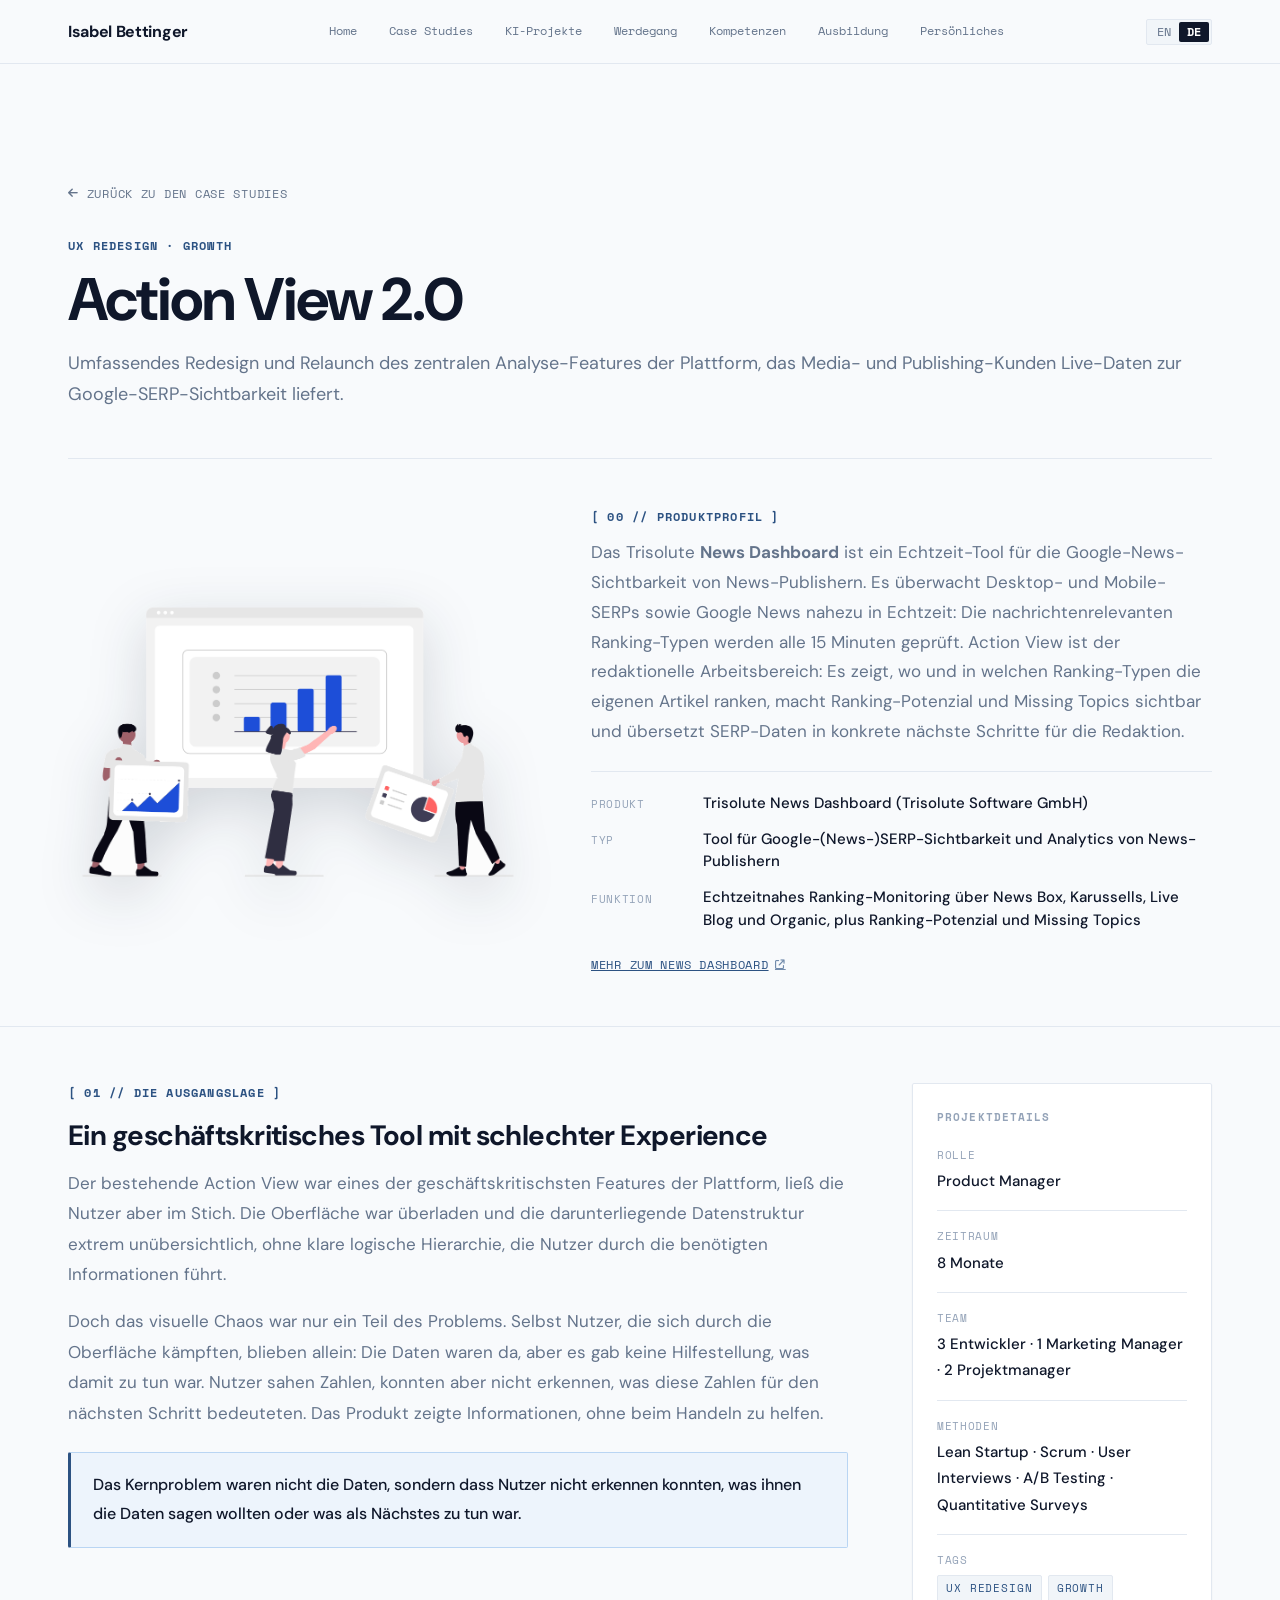
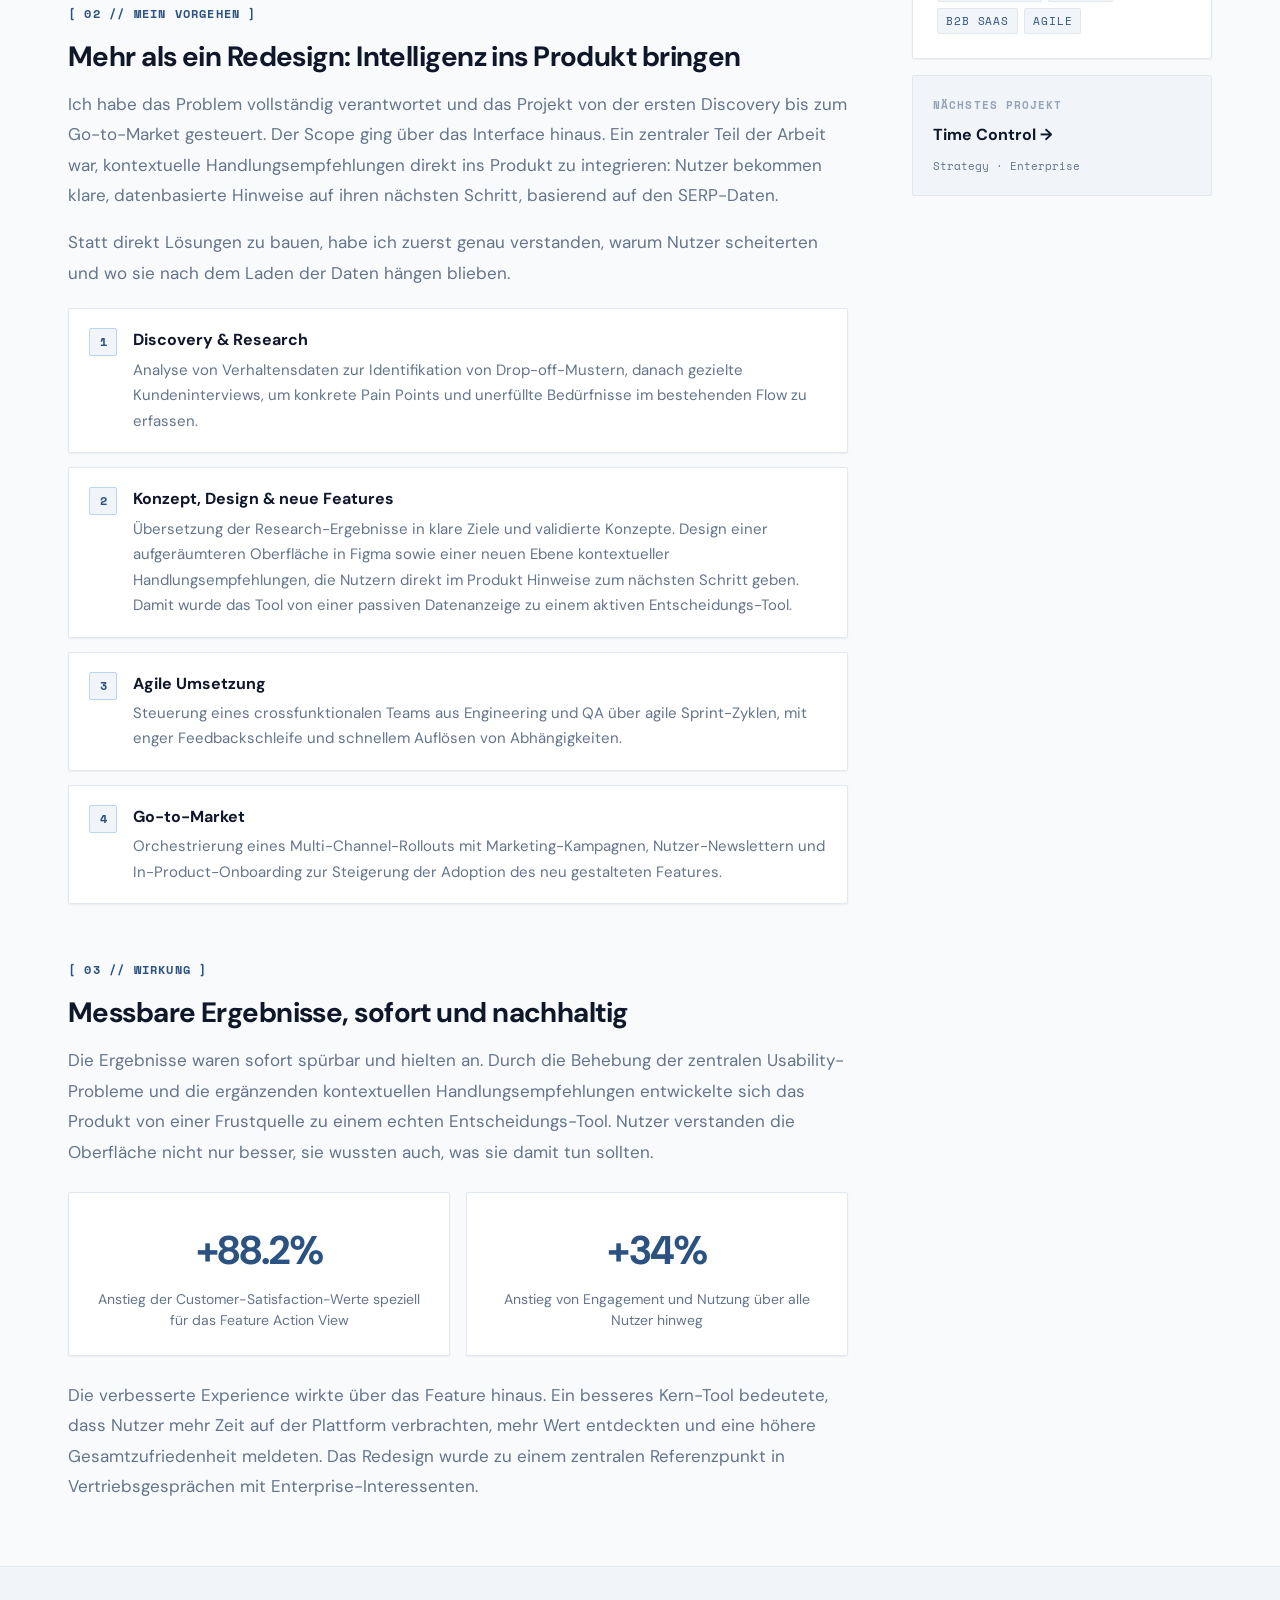
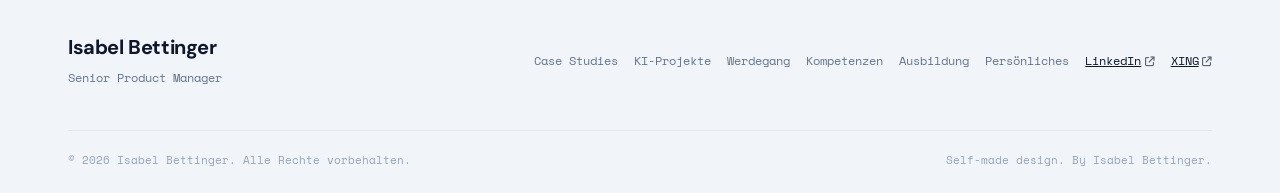
<file: projekt-action-view-de.html>
<!DOCTYPE html>
<html lang="de">
<head>
<meta charset="UTF-8">
<meta name="viewport" content="width=device-width, initial-scale=1.0">
<title>Action View 2.0 · Isabel Bettinger</title>
<meta name="description" content="Case Study: Action View 2.0, das Redesign des zentralen Analyse-Features einer News-Analytics-Plattform, von der passiven Datenanzeige zum aktiven Entscheidungs-Tool.">
<link rel="icon" href="favicon.png" type="image/png">
<link rel="apple-touch-icon" href="apple-touch-icon.png">
<link rel="preconnect" href="https://fonts.googleapis.com">
<link rel="preconnect" href="https://fonts.gstatic.com" crossorigin>
<link href="https://fonts.googleapis.com/css2?family=DM+Sans:ital,opsz,wght@0,9..40,300..900;1,9..40,300..900&family=Space+Mono:wght@400;700&display=swap" rel="stylesheet">
<link rel="stylesheet" href="https://cdnjs.cloudflare.com/ajax/libs/font-awesome/6.5.1/css/all.min.css">
<script>document.documentElement.classList.add('js');</script>
<style>
/* ═══ TOKENS (Stitch-Entwurf "Modern Slate Tech", Stand im Duplikat-Projekt) ═══ */
:root{
  --surface:#f8fafc;
  --surface-paper:#f1f5f9;
  --surface-card:#ffffff;
  --surface-dark:#0f172a;
  --surface-dark-card:#1e293b;
  --border-tech:#e2e8f0;
  --border-dark:#334155;
  --charcoal:#0f172a;
  --text-dim:#64748b;
  --text-muted:#94a3b8;
  --accent:#2c5282;
  --accent-soft-bg:#edf4fc;
  --accent-soft-border:#b9d5f3;
  --accent-bright:#38bdf8;
  --portrait-blue:#4a6fa5;
  --mint-dark:#008f53;
  --shadow-tactile:3px 3px 0 #475569;
  --shadow-tactile-hover:4px 4px 0 #334155;
  --shadow-card:0 1px 2px rgba(15,23,42,.06);
  --radius:2px;
  --font-sans:'DM Sans',system-ui,-apple-system,'Segoe UI',sans-serif;
  --font-mono:'Space Mono','SF Mono',ui-monospace,monospace;
  --nav-h:64px;
  --ease:cubic-bezier(.4,0,.2,1);
  --maxw:1240px;
}
*,*::before,*::after{margin:0;padding:0;box-sizing:border-box;}
html{scroll-behavior:smooth;}
body{
  font-family:var(--font-sans);
  background-color:var(--surface);
  color:var(--charcoal);
  line-height:1.65;
  -webkit-font-smoothing:antialiased;
}
img{max-width:100%;height:auto;display:block;}
a{color:inherit;text-decoration:none;}
ul{list-style:none;}

.container{max-width:var(--maxw);margin:0 auto;padding:0 clamp(1.5rem,4vw,3rem);}
.corner-ticks{position:relative;}
.corner-ticks::before,.corner-ticks::after{
  font-family:var(--font-mono);font-size:12px;line-height:1;color:var(--text-muted);
  position:absolute;pointer-events:none;
}
.corner-ticks::before{content:'+';top:-9px;left:-7px;}
.corner-ticks::after{content:'+';bottom:-9px;right:-7px;}

/* Mono-Bausteine */
.kicker{display:inline-flex;align-items:center;gap:.5rem;font-family:var(--font-mono);font-size:.75rem;
  font-weight:700;letter-spacing:.1em;text-transform:uppercase;color:var(--accent);margin-bottom:.75rem;}
.kicker .dot{width:6px;height:6px;border-radius:50%;background:var(--portrait-blue);flex-shrink:0;}
.kicker-plain{font-family:var(--font-mono);font-size:.75rem;font-weight:700;letter-spacing:.1em;
  text-transform:uppercase;color:var(--accent);display:block;margin-bottom:1rem;}
.tag{
  display:inline-block;font-family:var(--font-mono);font-size:.6875rem;letter-spacing:.08em;
  text-transform:uppercase;background:var(--surface-paper);border:1px solid var(--border-tech);
  color:var(--accent);padding:.2rem .5rem;border-radius:var(--radius);
}
.tag-dark{background:var(--surface-dark);border-color:var(--surface-dark);color:#fff;}
.badge-code{
  font-family:var(--font-mono);font-size:10px;letter-spacing:.1em;text-transform:uppercase;
  background:var(--surface-paper);border:1px solid var(--border-tech);color:var(--text-dim);
  padding:.15rem .5rem;border-radius:var(--radius);white-space:nowrap;
}
.date-chip{
  font-family:var(--font-mono);font-size:.75rem;background:var(--surface-paper);
  border:1px solid var(--border-tech);color:var(--charcoal);padding:.25rem .75rem;
  border-radius:var(--radius);white-space:nowrap;
}

/* Typografie */
h1,h2,h3{font-weight:700;letter-spacing:-.02em;color:var(--charcoal);}
h1{font-size:clamp(2.25rem,6vw,3.75rem);line-height:1.08;letter-spacing:-.03em;}
h2{font-size:clamp(1.625rem,3.4vw,2.25rem);line-height:1.18;}
h3{font-size:1.25rem;line-height:1.3;}
.section-head{max-width:42rem;margin-bottom:3rem;}
.section-head.wide{max-width:34rem;}
.section-sub{color:var(--text-dim);margin-top:.75rem;font-size:1rem;}

/* Buttons */
.btn{
  display:inline-flex;align-items:center;justify-content:center;gap:.75rem;
  font-family:var(--font-mono);font-size:.75rem;letter-spacing:.08em;text-transform:uppercase;
  padding:1rem 2rem;border-radius:var(--radius);border:1px solid var(--charcoal);
  box-shadow:var(--shadow-tactile);cursor:pointer;
  transition:transform .15s var(--ease),box-shadow .15s var(--ease),background .15s var(--ease),border-color .15s var(--ease);
}
.btn-primary{background:var(--charcoal);color:#fff;}
.btn-primary:hover{background:#1a2234;border-color:var(--portrait-blue);transform:translate(-1px,-1px);box-shadow:var(--shadow-tactile-hover);}
.btn-secondary{background:var(--surface-card);color:var(--charcoal);}
.btn-secondary:hover{border-color:var(--portrait-blue);transform:translate(-1px,-1px);box-shadow:var(--shadow-tactile-hover);}
.btn:active{transform:translate(2px,2px);box-shadow:1px 1px 0 #475569;}
.btn:focus-visible{outline:2px solid var(--accent-bright);outline-offset:2px;}
.icon-btn{
  width:36px;height:36px;display:inline-flex;align-items:center;justify-content:center;
  background:var(--surface-paper);border:1px solid var(--charcoal);border-radius:var(--radius);
  box-shadow:2px 2px 0 #475569;color:var(--charcoal);flex-shrink:0;
  transition:transform .15s var(--ease),background .15s var(--ease);
}
.icon-btn:hover{background:var(--surface-card);transform:translate(-1px,-1px);}

/* ═══ HEADER ═══ */
.nav{
  position:fixed;top:0;left:0;right:0;height:var(--nav-h);z-index:400;
  background:rgba(248,250,252,.9);backdrop-filter:blur(10px);
  border-bottom:1px solid var(--border-tech);
}
.nav-inner{height:var(--nav-h);display:flex;align-items:center;justify-content:space-between;gap:1.5rem;}
.nav-logo{font-weight:700;font-size:1rem;letter-spacing:-.02em;}
.nav-links{display:flex;align-items:center;gap:2rem;}
.nav-links a{
  font-family:var(--font-mono);font-size:.75rem;color:var(--text-dim);
  padding:.25rem 0;border-bottom:2px solid transparent;
  transition:color .15s var(--ease),border-color .15s var(--ease);
}
.nav-links a:hover{color:var(--charcoal);}
.nav-links a.active{color:var(--charcoal);font-weight:700;border-bottom-color:var(--charcoal);}
.nav-right{display:flex;align-items:center;gap:.75rem;}
.lang-switch{
  display:inline-flex;align-items:center;padding:2px;background:var(--surface-paper);
  border:1px solid var(--border-tech);border-radius:var(--radius);
  font-family:var(--font-mono);font-size:.75rem;
}
.lang-switch button,.lang-switch a{
  font:inherit;border:none;background:none;cursor:pointer;padding:.25rem .5rem;
  border-radius:var(--radius);color:var(--text-dim);transition:all .15s var(--ease);
  text-decoration:none;line-height:1;display:inline-block;
}
.lang-switch button:hover,.lang-switch a:hover{color:var(--charcoal);background:var(--surface-card);}
.lang-switch button[aria-pressed="true"],.lang-switch a.active{background:var(--charcoal);color:#fff;font-weight:700;}
.hamburger{display:none;background:none;border:none;cursor:pointer;padding:.5rem;flex-direction:column;gap:5px;}
.hamburger span{display:block;width:22px;height:2px;background:var(--charcoal);transition:all .25s var(--ease);}
.hamburger.open span:nth-child(1){transform:translateY(7px) rotate(45deg);}
.hamburger.open span:nth-child(2){opacity:0;}
.hamburger.open span:nth-child(3){transform:translateY(-7px) rotate(-45deg);}
.mobile-nav{
  display:none;position:fixed;top:var(--nav-h);left:0;right:0;z-index:390;
  background:var(--surface-card);border-bottom:1px solid var(--border-tech);
  padding:1rem 1.5rem 1.5rem;flex-direction:column;gap:.25rem;
}
.mobile-nav.open{display:flex;}
.mobile-nav a{font-size:1rem;font-weight:500;color:var(--text-dim);padding:.7rem 0;border-bottom:1px solid var(--border-tech);}
.mobile-nav a:last-child{border-bottom:none;}

/* ═══ SEKTIONEN ═══ */
main{padding-top:var(--nav-h);}
section{padding:clamp(3rem,6vw,5rem) 0;border-bottom:1px solid var(--border-tech);}
.card{
  background:var(--surface-card);border:1px solid var(--border-tech);border-radius:var(--radius);
  box-shadow:var(--shadow-card);padding:clamp(1.75rem,3vw,2.25rem);
}
.card h3{display:flex;align-items:center;gap:.6rem;flex-wrap:wrap;margin-bottom:1rem;font-size:1.125rem;}
.card p{color:var(--text-dim);max-width:80ch;font-size:1.0625rem;line-height:1.7;}
.card .card-foot{
  display:flex;align-items:center;gap:.5rem;flex-wrap:wrap;
  max-width:none;
  font-family:var(--font-mono);font-size:.6875rem;line-height:1.6;color:var(--text-muted);
  border-top:1px solid var(--border-tech);margin-top:2rem;padding-top:1.5rem;
}
.card .card-foot span{white-space:nowrap;}
.card-foot .m{color:var(--accent);font-weight:700;}

/* ═══ HERO ═══ */
.hero{padding:clamp(3rem,6vw,4.5rem) 0 clamp(3rem,6vw,5rem);}
.hero-grid{display:grid;grid-template-columns:1.4fr 1fr;gap:clamp(2rem,4vw,2.5rem);align-items:center;}
.hero h1{margin:1.25rem 0 1.5rem;}
.hero-tagline{color:var(--text-dim);font-size:1.0625rem;max-width:56ch;line-height:1.7;margin-bottom:2.5rem;}
.hero-actions{display:flex;gap:1rem;flex-wrap:wrap;}
.hero-portrait{position:relative;justify-self:end;width:100%;max-width:440px;}
.hero-portrait .frame{
  background:var(--surface-card);border:1px solid var(--border-tech);border-radius:var(--radius);
  box-shadow:var(--shadow-card);padding:1.25rem;
}
.hero-portrait img{width:100%;height:auto;border-radius:var(--radius);}

/* ═══ ZITAT-BAND ═══ */
.quote-band{
  background-color:var(--surface-dark);
  background-image:radial-gradient(rgba(255,255,255,.09) 1px,transparent 1px);
  background-size:20px 20px;
  color:#fff;text-align:center;padding:clamp(3.5rem,7vw,6rem) 0;
}
.quote-band .chip{
  display:inline-block;font-family:var(--font-mono);font-size:.6875rem;letter-spacing:.09em;
  text-transform:uppercase;color:var(--accent-bright);
  border:1px solid var(--border-dark);background:var(--surface-dark-card);
  padding:.3rem .7rem;border-radius:var(--radius);margin-bottom:2rem;
}
.quote-band blockquote{
  font-size:clamp(1.25rem,2.6vw,2rem);font-weight:700;letter-spacing:-.02em;line-height:1.35;
  max-width:900px;margin:0 auto 1.75rem;
}
.quote-band .caption{font-family:var(--font-mono);font-size:.75rem;letter-spacing:.1em;
  text-transform:uppercase;color:var(--text-muted);}

/* ═══ PROJEKTE ═══ */
.proj-grid{display:grid;grid-template-columns:repeat(3,1fr);gap:1.5rem;}
.proj-card{
  display:flex;flex-direction:column;background:var(--surface-card);
  border:1px solid var(--border-tech);border-radius:var(--radius);box-shadow:var(--shadow-card);
  padding:1.25rem;
  transition:border-color .2s var(--ease),box-shadow .2s var(--ease);
}
.proj-card:hover{border-color:var(--portrait-blue);box-shadow:0 4px 14px rgba(15,23,42,.10);}
.proj-card:focus-visible{border-color:var(--portrait-blue);box-shadow:0 0 0 2px var(--accent-bright);outline:none;}
.proj-card .badges{display:flex;gap:.4rem;flex-wrap:wrap;margin-bottom:1rem;}
.proj-image{
  border:1px solid var(--border-tech);border-radius:var(--radius);background:var(--surface);
  padding:1.25rem;margin-bottom:1.25rem;
}
.proj-image img{width:100%;height:auto;}
.proj-card h3{margin-bottom:.6rem;font-size:1.125rem;}
.proj-card p{color:var(--text-dim);font-size:.9375rem;flex:1;}
.proj-foot{
  display:flex;align-items:center;justify-content:space-between;gap:1rem;
  border-top:1px solid var(--border-tech);margin-top:1.5rem;padding-top:1rem;
}
.proj-foot span{font-family:var(--font-mono);font-size:.6875rem;color:var(--text-dim);}

/* ═══ ACCORDIONS (native <details>) ═══ */
.ac-group{display:flex;flex-direction:column;gap:1rem;}
.ac-item{
  background:var(--surface-card);border:1px solid var(--border-tech);border-radius:var(--radius);
  box-shadow:var(--shadow-card);transition:border-color .2s var(--ease);overflow:hidden;
}
.ac-item[open]{border-color:var(--charcoal);}
/* Hover auf dem Rahmen nur, wenn er über dem klickbaren Kopf steht */
.ac-item:has(summary.ac-head:hover){border-color:var(--charcoal);}
.ac-item.special{border:1.5px solid rgba(74,111,165,.6);}
.ac-item.special[open],
.ac-item.special:has(summary.ac-head:hover){border-color:var(--portrait-blue);}
summary.ac-head{
  display:flex;align-items:center;gap:1rem;padding:1.5rem;cursor:pointer;
  list-style:none;transition:background .15s var(--ease);
}
summary.ac-head::-webkit-details-marker{display:none;}
summary.ac-head:hover{background:var(--surface);}
.summary-copy{flex:1;min-width:0;}
.summary-copy h3{font-size:1.25rem;font-weight:700;letter-spacing:-.02em;}
.summary-copy .sub{display:block;font-family:var(--font-mono);font-size:.8125rem;font-weight:400;
  color:var(--text-dim);margin-top:.15rem;}
.ac-meta{display:flex;align-items:center;gap:.75rem;flex-shrink:0;}
.chev{
  width:28px;height:28px;display:flex;align-items:center;justify-content:center;flex-shrink:0;
  background:var(--surface-paper);border:1px solid var(--border-tech);border-radius:var(--radius);
  color:var(--charcoal);font-size:.7rem;transition:transform .2s var(--ease);
}
.ac-item[open] .chev{transform:rotate(180deg);}
.ac-body{padding:1rem 1.5rem 1.5rem;border-top:1px solid var(--border-tech);background:var(--surface-paper);}
.ac-body ul{display:flex;flex-direction:column;gap:.75rem;}
.ac-body li{display:flex;align-items:flex-start;gap:.75rem;color:var(--text-dim);font-size:.875rem;}
.ac-body li::before{
  content:'>';font-family:var(--font-mono);font-size:.75rem;font-weight:700;
  color:var(--accent);flex-shrink:0;margin-top:1px;
}
.ac-body p{color:var(--text-dim);font-size:.9375rem;}

/* Personal */
.personal-list{max-width:64rem;}
.personal-icon{
  width:40px;height:40px;display:flex;align-items:center;justify-content:center;flex-shrink:0;
  background:var(--surface-paper);border:1px solid var(--border-tech);border-radius:var(--radius);
  color:var(--charcoal);
}
.personal-copy{flex:1;min-width:0;}
.personal-copy strong{display:flex;align-items:center;gap:.5rem;font-size:1.125rem;font-weight:700;}
.personal-copy .sub{display:block;font-family:var(--font-mono);font-size:.6875rem;letter-spacing:.08em;
  text-transform:uppercase;color:var(--text-muted);margin-top:.2rem;}

/* ═══ SKILLS & TOOLING ═══ */
.skills-grid{display:grid;grid-template-columns:repeat(12,1fr);gap:1.5rem;}
.skill-card{
  display:flex;flex-direction:column;justify-content:space-between;
  background:var(--surface-card);border:1px solid var(--border-tech);border-radius:var(--radius);
  box-shadow:var(--shadow-card);padding:1.75rem;
}
.span-4{grid-column:span 4;}
.span-6{grid-column:span 6;}
.skill-top{display:flex;align-items:center;justify-content:space-between;gap:1rem;margin-bottom:1.5rem;}
.comp-icon{
  width:40px;height:40px;display:flex;align-items:center;justify-content:center;flex-shrink:0;
  background:var(--surface-paper);border:1px solid var(--border-tech);border-radius:var(--radius);
  color:var(--accent);
}
.comp-icon.sm{width:36px;height:36px;}
.inline-icon{display:flex;align-items:center;gap:.75rem;}
.skill-card h3{margin-bottom:1rem;font-size:1.125rem;}
.skill-card li{position:relative;padding-left:1rem;color:var(--text-dim);font-size:.875rem;margin-bottom:.5rem;}
.skill-card li::before{content:'•';position:absolute;left:0;color:var(--accent);font-weight:700;}
.skill-foot{
  display:flex;align-items:center;justify-content:space-between;gap:1rem;
  border-top:1px solid var(--border-tech);margin-top:2rem;padding-top:1rem;
  font-family:var(--font-mono);font-size:.6875rem;color:var(--text-muted);
}
.skill-foot .star{color:var(--accent);}
.skill-foot .m{color:var(--accent);font-weight:700;}
.tool-grid{display:grid;grid-template-columns:repeat(4,1fr);gap:.65rem;}
.tool{
  display:flex;align-items:center;gap:.5rem;background:var(--surface-paper);
  border:1px solid var(--border-tech);border-radius:var(--radius);padding:.5rem .75rem;
  font-family:var(--font-mono);font-size:.75rem;color:var(--charcoal);
}
.tool .p{width:6px;height:6px;border-radius:50%;background:var(--portrait-blue);flex-shrink:0;}
.lang-row{
  display:flex;align-items:center;justify-content:space-between;gap:1rem;
  background:var(--surface-paper);border:1px solid var(--border-tech);border-radius:var(--radius);
  padding:.75rem 1rem;margin-bottom:.75rem;
}
.lang-row .who{display:flex;align-items:center;gap:.75rem;font-weight:500;font-size:.875rem;}
.lang-row .level{
  font-family:var(--font-mono);font-size:.75rem;font-weight:700;color:var(--accent);
  background:var(--accent-soft-bg);border:1px solid var(--accent-soft-border);
  border-radius:var(--radius);padding:.15rem .6rem;
}

/* ═══ EDUCATION ═══ */
.edu-grid{display:grid;grid-template-columns:repeat(3,1fr);gap:1.5rem;}
.edu-card{display:flex;flex-direction:column;background:var(--surface-card);
  border:1px solid var(--border-tech);border-radius:var(--radius);box-shadow:var(--shadow-card);
  padding:1.5rem;}
.edu-top{display:flex;align-items:flex-start;justify-content:space-between;gap:1rem;margin-bottom:1.25rem;}
.edu-card h3{margin-bottom:.35rem;font-size:1.0625rem;}
.edu-org{font-family:var(--font-mono);color:var(--text-dim);font-size:.8125rem;margin-bottom:1rem;}
.edu-card li{position:relative;padding-left:1.1rem;color:var(--text-dim);font-size:.875rem;margin-bottom:.5rem;}
.edu-card li::before{content:'>';position:absolute;left:0;font-family:var(--font-mono);font-size:.7rem;
  color:var(--accent);top:.1rem;}
.edu-card p{color:var(--text-dim);font-size:.9375rem;flex:1;}
.edu-foot{
  display:flex;align-items:center;gap:.5rem;border-top:1px solid var(--border-tech);
  margin-top:1.5rem;padding-top:1rem;font-family:var(--font-mono);font-size:.6875rem;
  text-transform:uppercase;color:var(--text-dim);
}
.edu-foot i{color:var(--mint-dark);}

/* ═══ KONTAKT ═══ */
.contact-wrap{max-width:820px;margin:0 auto;text-align:center;}
.contact-card{background:var(--surface-card);border:1px solid var(--border-tech);
  border-radius:var(--radius);box-shadow:var(--shadow-card);padding:clamp(2rem,5vw,3.5rem);}
.contact-card .kicker-plain{display:inline-block;}
.contact-card p{color:var(--text-dim);max-width:36rem;margin:1rem auto 2.5rem;font-size:1.0625rem;line-height:1.7;}
.contact-actions{display:flex;gap:1rem;justify-content:center;flex-wrap:wrap;}

/* ═══ FOOTER ═══ */
footer{background:var(--surface-paper);border-top:1px solid var(--border-tech);
  padding:clamp(2.5rem,5vw,4rem) 0 1.5rem;}
.footer-inner{display:flex;align-items:center;justify-content:space-between;gap:1.5rem;flex-wrap:wrap;margin-bottom:2.5rem;}
.footer-brand strong{display:block;font-weight:700;font-size:1.25rem;letter-spacing:-.02em;}
.footer-brand span{font-family:var(--font-mono);font-size:.75rem;color:var(--text-dim);}
.footer-links{display:flex;gap:1rem;flex-wrap:wrap;}
.footer-links a{font-family:var(--font-mono);font-size:.75rem;color:var(--text-dim);}
.footer-links a:hover{color:var(--charcoal);}
.footer-links a.hl{color:var(--charcoal);text-decoration:underline;}
.footer-links a .ext-arrow{font-size:.6rem;margin-left:.35em;opacity:.65;
  transition:opacity .15s var(--ease),transform .15s var(--ease);}
.footer-links a:hover .ext-arrow{opacity:1;transform:translate(1px,-1px);}
.footer-bottom{
  display:flex;justify-content:space-between;gap:1rem;flex-wrap:wrap;
  border-top:1px solid var(--border-tech);padding-top:1.25rem;
  font-family:var(--font-mono);font-size:.6875rem;color:var(--text-muted);
}

.js .reveal{opacity:0;transform:translateY(18px);transition:opacity .5s var(--ease),transform .5s var(--ease);}
.js .reveal.visible{opacity:1;transform:none;}
@media (prefers-reduced-motion:reduce){
  .js .reveal{opacity:1;transform:none;transition:none;}
  html{scroll-behavior:auto;}
}

/* ═══ RESPONSIVE ═══ */
@media (max-width:1024px){
  .proj-grid,.edu-grid{grid-template-columns:repeat(2,1fr);}
  .skills-grid{grid-template-columns:repeat(2,1fr);}
  .span-4,.span-6{grid-column:span 1;}
  .tool-grid{grid-template-columns:repeat(2,1fr);}
  .nav-links{display:none;}
  .hamburger{display:flex;}
}
@media (max-width:768px){
  .hero-grid{grid-template-columns:1fr;gap:2.5rem;}
  .hero-portrait{justify-self:center;max-width:380px;}
  .proj-grid,.edu-grid,.skills-grid{grid-template-columns:1fr;}
  .tool-grid{grid-template-columns:repeat(2,1fr);}
  summary.ac-head{flex-wrap:wrap;row-gap:.75rem;padding:1.25rem;}
  .summary-copy{flex-basis:100%;order:2;}
  .ac-meta{margin-left:auto;}
  .ac-body{padding:1rem 1.25rem 1.25rem;}
  .footer-inner{align-items:flex-start;flex-direction:column;}
  .footer-bottom{flex-direction:column;}
}
@media (max-width:480px){
  .hero-actions,.contact-actions{flex-direction:column;align-items:stretch;}
  .btn{justify-content:center;}
  .date-chip{font-size:.6875rem;padding:.2rem .5rem;}
}
/* ═══ CASE STUDY PAGE (auf Basis der index.html-Tokens) ═══ */
.page-hero{padding:calc(var(--nav-h) + 3.5rem) 0 3rem;}
.back-link{
  display:flex;width:max-content;align-items:center;gap:.5rem;
  font-family:var(--font-mono);font-size:.75rem;letter-spacing:.06em;text-transform:uppercase;
  color:var(--text-dim);margin-bottom:1.75rem;
  transition:color .15s var(--ease),gap .15s var(--ease);
}
.back-link:hover{color:var(--accent);gap:.75rem;}
.back-link i{font-size:.7rem;}
.proj-title{font-size:clamp(2.25rem,6vw,3.75rem);line-height:1.08;letter-spacing:-.03em;margin-bottom:1rem;}
.proj-subtitle{color:var(--text-dim);font-size:1.125rem;line-height:1.7;}
/* Hero: Illustration + Produktprofil */
.hero-top{
  display:grid;grid-template-columns:minmax(0,.85fr) minmax(0,1.15fr);
  gap:clamp(2.5rem,5vw,4.5rem);align-items:center;
  margin-top:3rem;padding-top:3rem;border-top:1px solid var(--border-tech);
}
.hero-image{text-align:center;}
.hero-image img{width:100%;max-width:440px;margin:0 auto;filter:drop-shadow(0 16px 28px rgba(15,23,42,.16));}
.product-profile .kicker-plain{margin-bottom:.75rem;}
.product-profile p{color:var(--text-dim);font-size:1.0625rem;line-height:1.75;margin-bottom:1.5rem;}
.pp-list{display:flex;flex-direction:column;gap:.85rem;border-top:1px solid var(--border-tech);padding-top:1.25rem;}
.pp-list li{display:flex;gap:1rem;align-items:flex-start;}
.pp-k{flex:0 0 96px;font-family:var(--font-mono);font-size:.6875rem;letter-spacing:.06em;text-transform:uppercase;color:var(--text-muted);padding-top:.2rem;}
.pp-v{color:var(--charcoal);font-size:.9375rem;font-weight:500;line-height:1.5;}
.pp-link{display:inline-flex;align-items:center;gap:.4rem;margin-top:1.5rem;font-family:var(--font-mono);font-size:.75rem;letter-spacing:.06em;text-transform:uppercase;color:var(--accent);text-decoration:underline;}
.pp-link:hover{color:var(--charcoal);}
.pp-link .ext-arrow{font-size:.6rem;opacity:.65;transition:opacity .15s var(--ease),transform .15s var(--ease);}
.pp-link:hover .ext-arrow{opacity:1;transform:translate(1px,-1px);}

.content-wrap{display:grid;grid-template-columns:minmax(0,1fr) 300px;gap:4rem;padding:3.5rem 0 4rem;align-items:start;}
.content-block{margin-bottom:3.5rem;}
.content-block:last-child{margin-bottom:0;}
.content-block h2{margin:0 0 1rem;font-size:clamp(1.375rem,2.4vw,1.75rem);}
.content-block p{color:var(--text-dim);font-size:1.0625rem;line-height:1.8;margin-bottom:1rem;}
.content-block p:last-child{margin-bottom:0;}

.callout{
  background:var(--accent-soft-bg);border:1px solid var(--accent-soft-border);
  border-left:3px solid var(--accent);border-radius:var(--radius);
  padding:1.125rem 1.375rem;margin:1.5rem 0;
}
.callout p{color:var(--charcoal) !important;font-size:1rem;font-weight:500;margin:0 !important;}

.process-steps{display:flex;flex-direction:column;gap:.875rem;margin-top:1.25rem;}
.process-step{
  display:flex;gap:1rem;align-items:flex-start;padding:1.125rem 1.25rem;
  background:var(--surface-card);border:1px solid var(--border-tech);
  border-radius:var(--radius);box-shadow:var(--shadow-card);
}
.step-num{
  width:28px;height:28px;flex-shrink:0;margin-top:1px;
  display:flex;align-items:center;justify-content:center;
  background:var(--surface-paper);border:1px solid var(--accent-soft-border);border-radius:var(--radius);
  font-family:var(--font-mono);font-size:.75rem;font-weight:700;color:var(--accent);
}
.step-body h4{font-size:1rem;font-weight:700;margin-bottom:.25rem;}
.step-body p{font-size:.9375rem;color:var(--text-dim);line-height:1.7;margin:0;}

.pillars{display:grid;grid-template-columns:repeat(3,1fr);gap:1rem;margin-top:1.5rem;}
.pillar{
  background:var(--surface-card);border:1px solid var(--border-tech);
  border-radius:var(--radius);box-shadow:var(--shadow-card);padding:1.25rem;
}
.pillar-icon{font-size:1rem;color:var(--accent);margin-bottom:.75rem;}
.pillar h4{font-size:1rem;font-weight:700;margin-bottom:.375rem;}
.pillar p{font-size:.875rem;color:var(--text-dim);line-height:1.65;margin:0;}

.sidebar{position:sticky;top:calc(var(--nav-h) + 2rem);display:flex;flex-direction:column;gap:1rem;}
.meta-card{
  background:var(--surface-card);border:1px solid var(--border-tech);
  border-radius:var(--radius);box-shadow:var(--shadow-card);padding:1.5rem;
}
.meta-heading{font-family:var(--font-mono);font-size:.6875rem;font-weight:700;letter-spacing:.1em;text-transform:uppercase;color:var(--text-muted);margin-bottom:1.25rem;}
.meta-item{margin-bottom:1rem;}
.meta-item:last-child{margin-bottom:0;}
.meta-label{display:block;font-family:var(--font-mono);font-size:.6875rem;letter-spacing:.06em;text-transform:uppercase;color:var(--text-muted);margin-bottom:.25rem;}
.meta-value{font-size:.9375rem;font-weight:500;color:var(--charcoal);line-height:1.5;}
.meta-divider{height:1px;background:var(--border-tech);margin:1rem 0;}
.tag-list{display:flex;flex-wrap:wrap;gap:.375rem;margin-top:.375rem;}

.next-project{
  display:flex;flex-direction:column;gap:.5rem;padding:1.25rem;
  background:var(--surface-paper);border:1px solid var(--border-tech);border-radius:var(--radius);
  transition:background .15s var(--ease),border-color .15s var(--ease),transform .15s var(--ease);
}
.next-project:hover{background:var(--surface-card);border-color:var(--portrait-blue);transform:translate(-1px,-1px);}
.next-label{font-family:var(--font-mono);font-size:.6875rem;font-weight:700;letter-spacing:.1em;text-transform:uppercase;color:var(--text-muted);}
.next-title{font-size:1rem;font-weight:700;color:var(--charcoal);}
.next-arrow{font-family:var(--font-mono);font-size:.6875rem;color:var(--text-dim);}

@media (max-width:1024px){
  .content-wrap{grid-template-columns:1fr;gap:2.5rem;}
  .sidebar{position:static;}
}
@media (max-width:768px){
  .pillars{grid-template-columns:1fr;}
}
@media (max-width:900px){
  .hero-top{grid-template-columns:1fr;gap:2rem;}
  .hero-image img{max-width:340px;}
}

.impact-grid{display:grid;grid-template-columns:repeat(2,1fr);gap:1rem;margin-top:1.5rem;}
.impact-card{background:var(--surface-card);border:1px solid var(--border-tech);border-radius:var(--radius);box-shadow:var(--shadow-card);padding:1.5rem;text-align:center;}
.impact-number{font-size:clamp(1.9rem,3.4vw,2.5rem);font-weight:700;color:var(--accent);letter-spacing:-.03em;margin-bottom:.375rem;}
.impact-desc{font-size:.875rem;color:var(--text-dim);line-height:1.5;}
@media (max-width:560px){ .impact-grid{grid-template-columns:1fr;} }

</style>
</head>
<body>

<!-- ═══ HEADER ═══ -->
<header class="nav">
  <div class="container nav-inner">
    <a href="index-de.html" class="nav-logo">Isabel Bettinger</a>
    <nav class="nav-links" id="nav-links">
      <a href="index-de.html#home">Home</a>
      <a href="index-de.html#projects">Case Studies</a>
      <a href="index-de.html#ai-projects">KI-Projekte</a>
      <a href="index-de.html#experience">Werdegang</a>
      <a href="index-de.html#competencies">Kompetenzen</a>
      <a href="index-de.html#education">Ausbildung</a>
      <a href="index-de.html#personal">Persönliches</a>
    </nav>
    <div class="nav-right">
      <div class="lang-switch" role="group" aria-label="Sprachauswahl">
        <a href="projekt-action-view.html">EN</a>
        <a href="projekt-action-view-de.html" class="active" aria-current="page">DE</a>
      </div>
      <button class="hamburger" id="hamburger" onclick="toggleMenu()" aria-label="Menü" aria-expanded="false">
        <span></span><span></span><span></span>
      </button>
    </div>
  </div>
</header>
<div class="mobile-nav" id="mobile-nav">
  <a href="index-de.html#home" onclick="closeMenu()">Home</a>
  <a href="index-de.html#projects" onclick="closeMenu()">Case Studies</a>
  <a href="index-de.html#ai-projects" onclick="closeMenu()">KI-Projekte</a>
  <a href="index-de.html#experience" onclick="closeMenu()">Werdegang</a>
  <a href="index-de.html#competencies" onclick="closeMenu()">Kompetenzen</a>
  <a href="index-de.html#education" onclick="closeMenu()">Ausbildung</a>
  <a href="index-de.html#personal" onclick="closeMenu()">Persönliches</a>
</div>

<main>

<!-- ═══ PAGE HERO ═══ -->
<section class="page-hero">
  <div class="container">
    <a href="index-de.html#projects" class="back-link"><i class="fas fa-arrow-left"></i> Zurück zu den Case Studies</a>
    <span class="kicker">UX Redesign · Growth</span>
    <h1 class="proj-title">Action View 2.0</h1>
    <p class="proj-subtitle">Umfassendes Redesign und Relaunch des zentralen Analyse-Features der Plattform, das Media- und Publishing-Kunden Live-Daten zur Google-SERP-Sichtbarkeit liefert.</p>

    <div class="hero-top">
      <div class="hero-image reveal">
        <img src="project-action-view-hero.png" alt="Illustration: Team analysiert ein Chart-Dashboard" width="980" height="619">
      </div>
      <div class="product-profile reveal">
        <span class="kicker-plain">[ 00 // Produktprofil ]</span>
        <p>Das Trisolute <strong>News Dashboard</strong> ist ein Echtzeit-Tool für die Google-News-Sichtbarkeit von News-Publishern. Es überwacht Desktop- und Mobile-SERPs sowie Google News nahezu in Echtzeit: Die nachrichtenrelevanten Ranking-Typen werden alle 15 Minuten geprüft. Action View ist der redaktionelle Arbeitsbereich: Es zeigt, wo und in welchen Ranking-Typen die eigenen Artikel ranken, macht Ranking-Potenzial und Missing Topics sichtbar und übersetzt SERP-Daten in konkrete nächste Schritte für die Redaktion.</p>
        <ul class="pp-list">
          <li><span class="pp-k">Produkt</span><span class="pp-v">Trisolute News Dashboard (Trisolute Software GmbH)</span></li>
          <li><span class="pp-k">Typ</span><span class="pp-v">Tool für Google-(News-)SERP-Sichtbarkeit und Analytics von News-Publishern</span></li>
          <li><span class="pp-k">Funktion</span><span class="pp-v">Echtzeitnahes Ranking-Monitoring über News Box, Karussells, Live Blog und Organic, plus Ranking-Potenzial und Missing Topics</span></li>
        </ul>
        <a class="pp-link" href="https://newsdashboard.com/en/product/tool-features/" target="_blank" rel="noopener" title="News Dashboard (öffnet in neuem Tab)">Mehr zum News Dashboard<i class="fas fa-arrow-up-right-from-square ext-arrow" aria-hidden="true"></i></a>
      </div>
    </div>
  </div>
</section>

<!-- ═══ CONTENT ═══ -->
<div class="container">
  <div class="content-wrap">

    <div class="content-main">

      <div class="content-block reveal">
        <span class="kicker-plain">[ 01 // Die Ausgangslage ]</span>
        <h2>Ein geschäftskritisches Tool mit schlechter Experience</h2>
        <p>Der bestehende Action View war eines der geschäftskritischsten Features der Plattform, ließ die Nutzer aber im Stich. Die Oberfläche war überladen und die darunterliegende Datenstruktur extrem unübersichtlich, ohne klare logische Hierarchie, die Nutzer durch die benötigten Informationen führt.</p>
        <p>Doch das visuelle Chaos war nur ein Teil des Problems. Selbst Nutzer, die sich durch die Oberfläche kämpften, blieben allein: Die Daten waren da, aber es gab keine Hilfestellung, was damit zu tun war. Nutzer sahen Zahlen, konnten aber nicht erkennen, was diese Zahlen für den nächsten Schritt bedeuteten. Das Produkt zeigte Informationen, ohne beim Handeln zu helfen.</p>
        <div class="callout">
          <p>Das Kernproblem waren nicht die Daten, sondern dass Nutzer nicht erkennen konnten, was ihnen die Daten sagen wollten oder was als Nächstes zu tun war.</p>
        </div>
      </div>

      <div class="content-block reveal">
        <span class="kicker-plain">[ 02 // Mein Vorgehen ]</span>
        <h2>Mehr als ein Redesign: Intelligenz ins Produkt bringen</h2>
        <p>Ich habe das Problem vollständig verantwortet und das Projekt von der ersten Discovery bis zum Go-to-Market gesteuert. Der Scope ging über das Interface hinaus. Ein zentraler Teil der Arbeit war, kontextuelle Handlungsempfehlungen direkt ins Produkt zu integrieren: Nutzer bekommen klare, datenbasierte Hinweise auf ihren nächsten Schritt, basierend auf den SERP-Daten.</p>
        <p>Statt direkt Lösungen zu bauen, habe ich zuerst genau verstanden, warum Nutzer scheiterten und wo sie nach dem Laden der Daten hängen blieben.</p>

        <div class="process-steps">
          <div class="process-step">
            <div class="step-num">1</div>
            <div class="step-body">
              <h4>Discovery &amp; Research</h4>
              <p>Analyse von Verhaltensdaten zur Identifikation von Drop-off-Mustern, danach gezielte Kundeninterviews, um konkrete Pain Points und unerfüllte Bedürfnisse im bestehenden Flow zu erfassen.</p>
            </div>
          </div>
          <div class="process-step">
            <div class="step-num">2</div>
            <div class="step-body">
              <h4>Konzept, Design &amp; neue Features</h4>
              <p>Übersetzung der Research-Ergebnisse in klare Ziele und validierte Konzepte. Design einer aufgeräumteren Oberfläche in Figma sowie einer neuen Ebene kontextueller Handlungsempfehlungen, die Nutzern direkt im Produkt Hinweise zum nächsten Schritt geben. Damit wurde das Tool von einer passiven Datenanzeige zu einem aktiven Entscheidungs-Tool.</p>
            </div>
          </div>
          <div class="process-step">
            <div class="step-num">3</div>
            <div class="step-body">
              <h4>Agile Umsetzung</h4>
              <p>Steuerung eines crossfunktionalen Teams aus Engineering und QA über agile Sprint-Zyklen, mit enger Feedbackschleife und schnellem Auflösen von Abhängigkeiten.</p>
            </div>
          </div>
          <div class="process-step">
            <div class="step-num">4</div>
            <div class="step-body">
              <h4>Go-to-Market</h4>
              <p>Orchestrierung eines Multi-Channel-Rollouts mit Marketing-Kampagnen, Nutzer-Newslettern und In-Product-Onboarding zur Steigerung der Adoption des neu gestalteten Features.</p>
            </div>
          </div>
        </div>
      </div>

      <div class="content-block reveal">
        <span class="kicker-plain">[ 03 // Wirkung ]</span>
        <h2>Messbare Ergebnisse, sofort und nachhaltig</h2>
        <p>Die Ergebnisse waren sofort spürbar und hielten an. Durch die Behebung der zentralen Usability-Probleme und die ergänzenden kontextuellen Handlungsempfehlungen entwickelte sich das Produkt von einer Frustquelle zu einem echten Entscheidungs-Tool. Nutzer verstanden die Oberfläche nicht nur besser, sie wussten auch, was sie damit tun sollten.</p>

        <div class="impact-grid">
          <div class="impact-card">
            <div class="impact-number">+88.2%</div>
            <div class="impact-desc">Anstieg der Customer-Satisfaction-Werte speziell für das Feature Action View</div>
          </div>
          <div class="impact-card">
            <div class="impact-number">+34%</div>
            <div class="impact-desc">Anstieg von Engagement und Nutzung über alle Nutzer hinweg</div>
          </div>
        </div>

        <p style="margin-top:1.5rem;">Die verbesserte Experience wirkte über das Feature hinaus. Ein besseres Kern-Tool bedeutete, dass Nutzer mehr Zeit auf der Plattform verbrachten, mehr Wert entdeckten und eine höhere Gesamtzufriedenheit meldeten. Das Redesign wurde zu einem zentralen Referenzpunkt in Vertriebsgesprächen mit Enterprise-Interessenten.</p>
      </div>

    </div>

    <!-- ═══ SIDEBAR ═══ -->
    <aside class="sidebar">
      <div class="meta-card reveal">
        <div class="meta-heading">Projektdetails</div>
        <div class="meta-item">
          <span class="meta-label">Rolle</span>
          <span class="meta-value">Product Manager</span>
        </div>
        <div class="meta-divider"></div>
        <div class="meta-item">
          <span class="meta-label">Zeitraum</span>
          <span class="meta-value">8 Monate</span>
        </div>
        <div class="meta-divider"></div>
        <div class="meta-item">
          <span class="meta-label">Team</span>
          <span class="meta-value">3 Entwickler · 1 Marketing Manager · 2 Projektmanager</span>
        </div>
        <div class="meta-divider"></div>
        <div class="meta-item">
          <span class="meta-label">Methoden</span>
          <span class="meta-value">Lean Startup · Scrum · User Interviews · A/B Testing · Quantitative Surveys</span>
        </div>
        <div class="meta-divider"></div>
        <div class="meta-item">
          <span class="meta-label">Tags</span>
          <div class="tag-list">
            <span class="tag">UX Redesign</span>
            <span class="tag">Growth</span>
            <span class="tag">B2B SaaS</span>
            <span class="tag">Agile</span>
          </div>
        </div>
      </div>

      <a href="projekt-time-control-de.html" class="next-project reveal">
        <span class="next-label">Nächstes Projekt</span>
        <span class="next-title">Time Control →</span>
        <span class="next-arrow">Strategy · Enterprise</span>
      </a>
    </aside>

  </div>
</div>

</main>

<!-- ═══ FOOTER ═══ -->
<footer>
  <div class="container">
    <div class="footer-inner">
      <div class="footer-brand">
        <strong>Isabel Bettinger</strong>
        <span>Senior Product Manager</span>
      </div>
      <nav class="footer-links">
        <a href="index-de.html#projects">Case Studies</a>
        <a href="index-de.html#ai-projects">KI-Projekte</a>
        <a href="index-de.html#experience">Werdegang</a>
        <a href="index-de.html#competencies">Kompetenzen</a>
        <a href="index-de.html#education">Ausbildung</a>
        <a href="index-de.html#personal">Persönliches</a>
        <a href="https://www.linkedin.com/in/isabel-bettinger/" target="_blank" rel="noopener" class="hl" title="LinkedIn (öffnet in neuem Tab)">LinkedIn<i class="fas fa-arrow-up-right-from-square ext-arrow" aria-hidden="true"></i></a>
        <a href="https://www.xing.com/profile/Isabel_Bettinger2" target="_blank" rel="noopener" class="hl" title="XING (öffnet in neuem Tab)">XING<i class="fas fa-arrow-up-right-from-square ext-arrow" aria-hidden="true"></i></a>
      </nav>
    </div>
    <div class="footer-bottom">
      <span>&copy; 2026 Isabel Bettinger. Alle Rechte vorbehalten.</span>
      <span>Self-made design. By Isabel Bettinger.</span>
    </div>
  </div>
</footer>

<script>
function toggleMenu(){
  const hb = document.getElementById('hamburger');
  const mn = document.getElementById('mobile-nav');
  hb.classList.toggle('open');
  mn.classList.toggle('open');
  hb.setAttribute('aria-expanded', mn.classList.contains('open') ? 'true' : 'false');
}
function closeMenu(){
  document.getElementById('hamburger').classList.remove('open');
  document.getElementById('mobile-nav').classList.remove('open');
  document.getElementById('hamburger').setAttribute('aria-expanded','false');
}
const observer = new IntersectionObserver((entries) => {
  entries.forEach(e => { if (e.isIntersecting) e.target.classList.add('visible'); });
}, { threshold: 0.08, rootMargin: '0px 0px -40px 0px' });
document.querySelectorAll('.reveal').forEach(el => observer.observe(el));
</script>
</body>
</html>
</file>
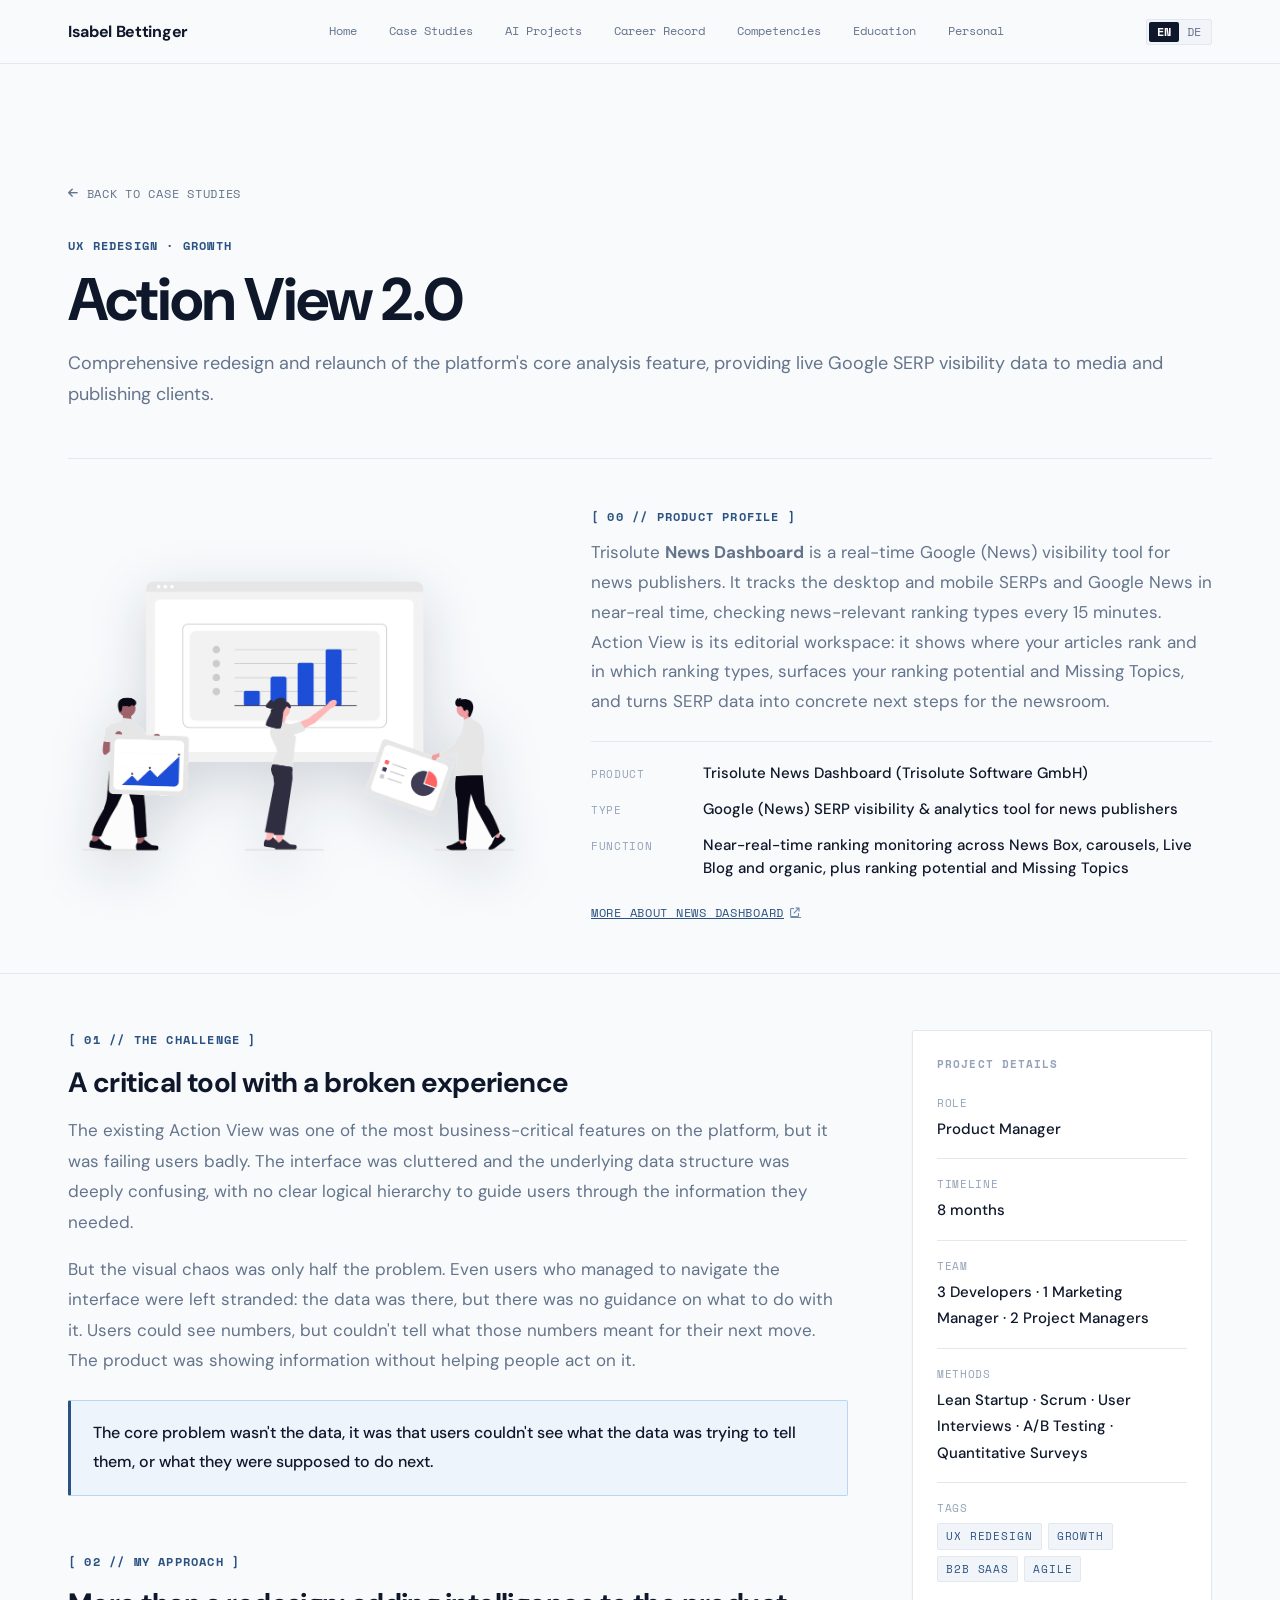
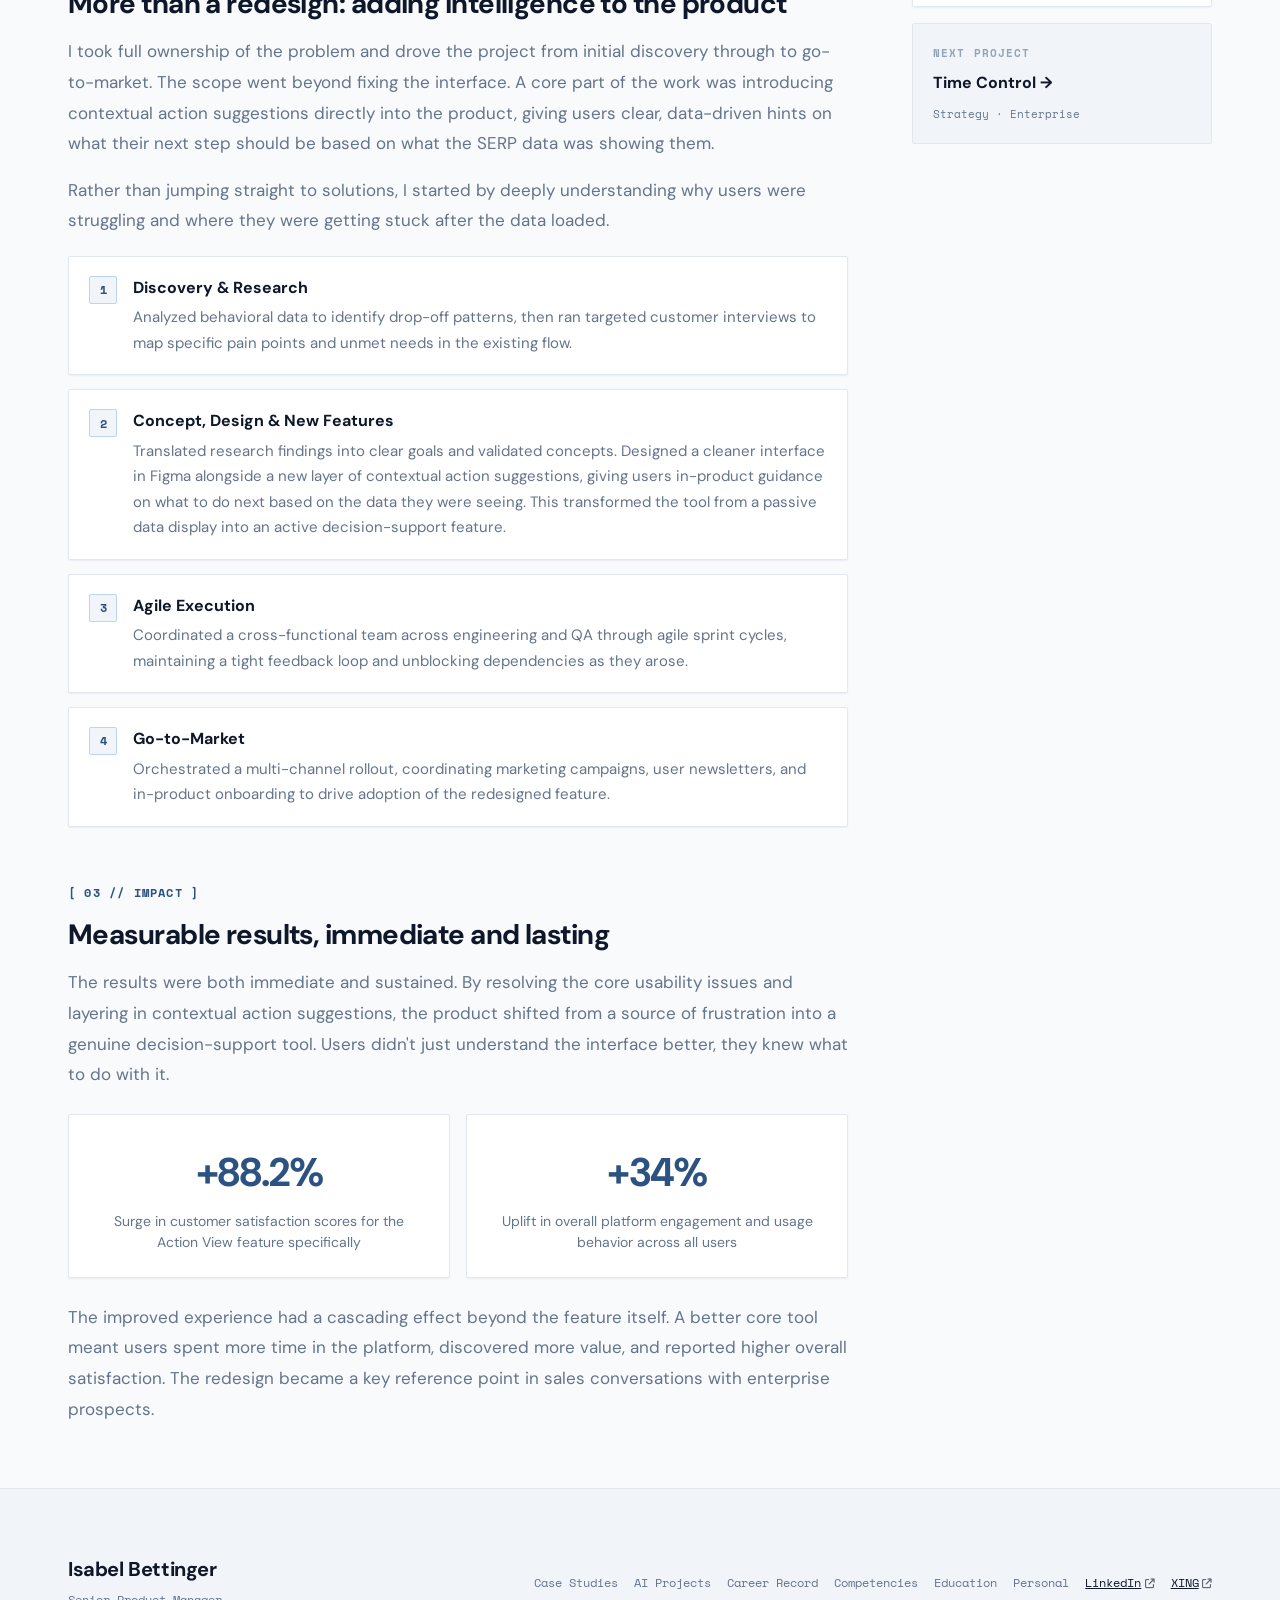
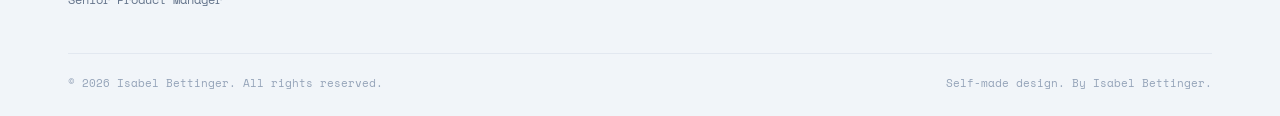
<file: projekt-action-view.html>
<!DOCTYPE html>
<html lang="en">
<head>
<meta charset="UTF-8">
<meta name="viewport" content="width=device-width, initial-scale=1.0">
<title>Action View 2.0 · Isabel Bettinger</title>
<meta name="description" content="Case Study: Action View 2.0, the redesign of a news-analytics platform's core analysis feature, from a passive data display to active decision support.">
<link rel="icon" href="favicon.png" type="image/png">
<link rel="apple-touch-icon" href="apple-touch-icon.png">
<link rel="preconnect" href="https://fonts.googleapis.com">
<link rel="preconnect" href="https://fonts.gstatic.com" crossorigin>
<link href="https://fonts.googleapis.com/css2?family=DM+Sans:ital,opsz,wght@0,9..40,300..900;1,9..40,300..900&family=Space+Mono:wght@400;700&display=swap" rel="stylesheet">
<link rel="stylesheet" href="https://cdnjs.cloudflare.com/ajax/libs/font-awesome/6.5.1/css/all.min.css">
<script>document.documentElement.classList.add('js');</script>
<style>
/* ═══ TOKENS (Stitch-Entwurf "Modern Slate Tech", Stand im Duplikat-Projekt) ═══ */
:root{
  --surface:#f8fafc;
  --surface-paper:#f1f5f9;
  --surface-card:#ffffff;
  --surface-dark:#0f172a;
  --surface-dark-card:#1e293b;
  --border-tech:#e2e8f0;
  --border-dark:#334155;
  --charcoal:#0f172a;
  --text-dim:#64748b;
  --text-muted:#94a3b8;
  --accent:#2c5282;
  --accent-soft-bg:#edf4fc;
  --accent-soft-border:#b9d5f3;
  --accent-bright:#38bdf8;
  --portrait-blue:#4a6fa5;
  --mint-dark:#008f53;
  --shadow-tactile:3px 3px 0 #475569;
  --shadow-tactile-hover:4px 4px 0 #334155;
  --shadow-card:0 1px 2px rgba(15,23,42,.06);
  --radius:2px;
  --font-sans:'DM Sans',system-ui,-apple-system,'Segoe UI',sans-serif;
  --font-mono:'Space Mono','SF Mono',ui-monospace,monospace;
  --nav-h:64px;
  --ease:cubic-bezier(.4,0,.2,1);
  --maxw:1240px;
}
*,*::before,*::after{margin:0;padding:0;box-sizing:border-box;}
html{scroll-behavior:smooth;}
body{
  font-family:var(--font-sans);
  background-color:var(--surface);
  color:var(--charcoal);
  line-height:1.65;
  -webkit-font-smoothing:antialiased;
}
img{max-width:100%;height:auto;display:block;}
a{color:inherit;text-decoration:none;}
ul{list-style:none;}

.container{max-width:var(--maxw);margin:0 auto;padding:0 clamp(1.5rem,4vw,3rem);}
.corner-ticks{position:relative;}
.corner-ticks::before,.corner-ticks::after{
  font-family:var(--font-mono);font-size:12px;line-height:1;color:var(--text-muted);
  position:absolute;pointer-events:none;
}
.corner-ticks::before{content:'+';top:-9px;left:-7px;}
.corner-ticks::after{content:'+';bottom:-9px;right:-7px;}

/* Mono-Bausteine */
.kicker{display:inline-flex;align-items:center;gap:.5rem;font-family:var(--font-mono);font-size:.75rem;
  font-weight:700;letter-spacing:.1em;text-transform:uppercase;color:var(--accent);margin-bottom:.75rem;}
.kicker .dot{width:6px;height:6px;border-radius:50%;background:var(--portrait-blue);flex-shrink:0;}
.kicker-plain{font-family:var(--font-mono);font-size:.75rem;font-weight:700;letter-spacing:.1em;
  text-transform:uppercase;color:var(--accent);display:block;margin-bottom:1rem;}
.tag{
  display:inline-block;font-family:var(--font-mono);font-size:.6875rem;letter-spacing:.08em;
  text-transform:uppercase;background:var(--surface-paper);border:1px solid var(--border-tech);
  color:var(--accent);padding:.2rem .5rem;border-radius:var(--radius);
}
.tag-dark{background:var(--surface-dark);border-color:var(--surface-dark);color:#fff;}
.badge-code{
  font-family:var(--font-mono);font-size:10px;letter-spacing:.1em;text-transform:uppercase;
  background:var(--surface-paper);border:1px solid var(--border-tech);color:var(--text-dim);
  padding:.15rem .5rem;border-radius:var(--radius);white-space:nowrap;
}
.date-chip{
  font-family:var(--font-mono);font-size:.75rem;background:var(--surface-paper);
  border:1px solid var(--border-tech);color:var(--charcoal);padding:.25rem .75rem;
  border-radius:var(--radius);white-space:nowrap;
}

/* Typografie */
h1,h2,h3{font-weight:700;letter-spacing:-.02em;color:var(--charcoal);}
h1{font-size:clamp(2.25rem,6vw,3.75rem);line-height:1.08;letter-spacing:-.03em;}
h2{font-size:clamp(1.625rem,3.4vw,2.25rem);line-height:1.18;}
h3{font-size:1.25rem;line-height:1.3;}
.section-head{max-width:42rem;margin-bottom:3rem;}
.section-head.wide{max-width:34rem;}
.section-sub{color:var(--text-dim);margin-top:.75rem;font-size:1rem;}

/* Buttons */
.btn{
  display:inline-flex;align-items:center;justify-content:center;gap:.75rem;
  font-family:var(--font-mono);font-size:.75rem;letter-spacing:.08em;text-transform:uppercase;
  padding:1rem 2rem;border-radius:var(--radius);border:1px solid var(--charcoal);
  box-shadow:var(--shadow-tactile);cursor:pointer;
  transition:transform .15s var(--ease),box-shadow .15s var(--ease),background .15s var(--ease),border-color .15s var(--ease);
}
.btn-primary{background:var(--charcoal);color:#fff;}
.btn-primary:hover{background:#1a2234;border-color:var(--portrait-blue);transform:translate(-1px,-1px);box-shadow:var(--shadow-tactile-hover);}
.btn-secondary{background:var(--surface-card);color:var(--charcoal);}
.btn-secondary:hover{border-color:var(--portrait-blue);transform:translate(-1px,-1px);box-shadow:var(--shadow-tactile-hover);}
.btn:active{transform:translate(2px,2px);box-shadow:1px 1px 0 #475569;}
.btn:focus-visible{outline:2px solid var(--accent-bright);outline-offset:2px;}
.icon-btn{
  width:36px;height:36px;display:inline-flex;align-items:center;justify-content:center;
  background:var(--surface-paper);border:1px solid var(--charcoal);border-radius:var(--radius);
  box-shadow:2px 2px 0 #475569;color:var(--charcoal);flex-shrink:0;
  transition:transform .15s var(--ease),background .15s var(--ease);
}
.icon-btn:hover{background:var(--surface-card);transform:translate(-1px,-1px);}

/* ═══ HEADER ═══ */
.nav{
  position:fixed;top:0;left:0;right:0;height:var(--nav-h);z-index:400;
  background:rgba(248,250,252,.9);backdrop-filter:blur(10px);
  border-bottom:1px solid var(--border-tech);
}
.nav-inner{height:var(--nav-h);display:flex;align-items:center;justify-content:space-between;gap:1.5rem;}
.nav-logo{font-weight:700;font-size:1rem;letter-spacing:-.02em;}
.nav-links{display:flex;align-items:center;gap:2rem;}
.nav-links a{
  font-family:var(--font-mono);font-size:.75rem;color:var(--text-dim);
  padding:.25rem 0;border-bottom:2px solid transparent;
  transition:color .15s var(--ease),border-color .15s var(--ease);
}
.nav-links a:hover{color:var(--charcoal);}
.nav-links a.active{color:var(--charcoal);font-weight:700;border-bottom-color:var(--charcoal);}
.nav-right{display:flex;align-items:center;gap:.75rem;}
.lang-switch{
  display:inline-flex;align-items:center;padding:2px;background:var(--surface-paper);
  border:1px solid var(--border-tech);border-radius:var(--radius);
  font-family:var(--font-mono);font-size:.75rem;
}
.lang-switch button,.lang-switch a{
  font:inherit;border:none;background:none;cursor:pointer;padding:.25rem .5rem;
  border-radius:var(--radius);color:var(--text-dim);transition:all .15s var(--ease);
  text-decoration:none;line-height:1;display:inline-block;
}
.lang-switch button:hover,.lang-switch a:hover{color:var(--charcoal);background:var(--surface-card);}
.lang-switch button[aria-pressed="true"],.lang-switch a.active{background:var(--charcoal);color:#fff;font-weight:700;}
.hamburger{display:none;background:none;border:none;cursor:pointer;padding:.5rem;flex-direction:column;gap:5px;}
.hamburger span{display:block;width:22px;height:2px;background:var(--charcoal);transition:all .25s var(--ease);}
.hamburger.open span:nth-child(1){transform:translateY(7px) rotate(45deg);}
.hamburger.open span:nth-child(2){opacity:0;}
.hamburger.open span:nth-child(3){transform:translateY(-7px) rotate(-45deg);}
.mobile-nav{
  display:none;position:fixed;top:var(--nav-h);left:0;right:0;z-index:390;
  background:var(--surface-card);border-bottom:1px solid var(--border-tech);
  padding:1rem 1.5rem 1.5rem;flex-direction:column;gap:.25rem;
}
.mobile-nav.open{display:flex;}
.mobile-nav a{font-size:1rem;font-weight:500;color:var(--text-dim);padding:.7rem 0;border-bottom:1px solid var(--border-tech);}
.mobile-nav a:last-child{border-bottom:none;}

/* ═══ SEKTIONEN ═══ */
main{padding-top:var(--nav-h);}
section{padding:clamp(3rem,6vw,5rem) 0;border-bottom:1px solid var(--border-tech);}
.card{
  background:var(--surface-card);border:1px solid var(--border-tech);border-radius:var(--radius);
  box-shadow:var(--shadow-card);padding:clamp(1.75rem,3vw,2.25rem);
}
.card h3{display:flex;align-items:center;gap:.6rem;flex-wrap:wrap;margin-bottom:1rem;font-size:1.125rem;}
.card p{color:var(--text-dim);max-width:80ch;font-size:1.0625rem;line-height:1.7;}
.card .card-foot{
  display:flex;align-items:center;gap:.5rem;flex-wrap:wrap;
  max-width:none;
  font-family:var(--font-mono);font-size:.6875rem;line-height:1.6;color:var(--text-muted);
  border-top:1px solid var(--border-tech);margin-top:2rem;padding-top:1.5rem;
}
.card .card-foot span{white-space:nowrap;}
.card-foot .m{color:var(--accent);font-weight:700;}

/* ═══ HERO ═══ */
.hero{padding:clamp(3rem,6vw,4.5rem) 0 clamp(3rem,6vw,5rem);}
.hero-grid{display:grid;grid-template-columns:1.4fr 1fr;gap:clamp(2rem,4vw,2.5rem);align-items:center;}
.hero h1{margin:1.25rem 0 1.5rem;}
.hero-tagline{color:var(--text-dim);font-size:1.0625rem;max-width:56ch;line-height:1.7;margin-bottom:2.5rem;}
.hero-actions{display:flex;gap:1rem;flex-wrap:wrap;}
.hero-portrait{position:relative;justify-self:end;width:100%;max-width:440px;}
.hero-portrait .frame{
  background:var(--surface-card);border:1px solid var(--border-tech);border-radius:var(--radius);
  box-shadow:var(--shadow-card);padding:1.25rem;
}
.hero-portrait img{width:100%;height:auto;border-radius:var(--radius);}

/* ═══ ZITAT-BAND ═══ */
.quote-band{
  background-color:var(--surface-dark);
  background-image:radial-gradient(rgba(255,255,255,.09) 1px,transparent 1px);
  background-size:20px 20px;
  color:#fff;text-align:center;padding:clamp(3.5rem,7vw,6rem) 0;
}
.quote-band .chip{
  display:inline-block;font-family:var(--font-mono);font-size:.6875rem;letter-spacing:.09em;
  text-transform:uppercase;color:var(--accent-bright);
  border:1px solid var(--border-dark);background:var(--surface-dark-card);
  padding:.3rem .7rem;border-radius:var(--radius);margin-bottom:2rem;
}
.quote-band blockquote{
  font-size:clamp(1.25rem,2.6vw,2rem);font-weight:700;letter-spacing:-.02em;line-height:1.35;
  max-width:900px;margin:0 auto 1.75rem;
}
.quote-band .caption{font-family:var(--font-mono);font-size:.75rem;letter-spacing:.1em;
  text-transform:uppercase;color:var(--text-muted);}

/* ═══ PROJEKTE ═══ */
.proj-grid{display:grid;grid-template-columns:repeat(3,1fr);gap:1.5rem;}
.proj-card{
  display:flex;flex-direction:column;background:var(--surface-card);
  border:1px solid var(--border-tech);border-radius:var(--radius);box-shadow:var(--shadow-card);
  padding:1.25rem;
  transition:border-color .2s var(--ease),box-shadow .2s var(--ease);
}
.proj-card:hover{border-color:var(--portrait-blue);box-shadow:0 4px 14px rgba(15,23,42,.10);}
.proj-card:focus-visible{border-color:var(--portrait-blue);box-shadow:0 0 0 2px var(--accent-bright);outline:none;}
.proj-card .badges{display:flex;gap:.4rem;flex-wrap:wrap;margin-bottom:1rem;}
.proj-image{
  border:1px solid var(--border-tech);border-radius:var(--radius);background:var(--surface);
  padding:1.25rem;margin-bottom:1.25rem;
}
.proj-image img{width:100%;height:auto;}
.proj-card h3{margin-bottom:.6rem;font-size:1.125rem;}
.proj-card p{color:var(--text-dim);font-size:.9375rem;flex:1;}
.proj-foot{
  display:flex;align-items:center;justify-content:space-between;gap:1rem;
  border-top:1px solid var(--border-tech);margin-top:1.5rem;padding-top:1rem;
}
.proj-foot span{font-family:var(--font-mono);font-size:.6875rem;color:var(--text-dim);}

/* ═══ ACCORDIONS (native <details>) ═══ */
.ac-group{display:flex;flex-direction:column;gap:1rem;}
.ac-item{
  background:var(--surface-card);border:1px solid var(--border-tech);border-radius:var(--radius);
  box-shadow:var(--shadow-card);transition:border-color .2s var(--ease);overflow:hidden;
}
.ac-item[open]{border-color:var(--charcoal);}
/* Hover auf dem Rahmen nur, wenn er über dem klickbaren Kopf steht */
.ac-item:has(summary.ac-head:hover){border-color:var(--charcoal);}
.ac-item.special{border:1.5px solid rgba(74,111,165,.6);}
.ac-item.special[open],
.ac-item.special:has(summary.ac-head:hover){border-color:var(--portrait-blue);}
summary.ac-head{
  display:flex;align-items:center;gap:1rem;padding:1.5rem;cursor:pointer;
  list-style:none;transition:background .15s var(--ease);
}
summary.ac-head::-webkit-details-marker{display:none;}
summary.ac-head:hover{background:var(--surface);}
.summary-copy{flex:1;min-width:0;}
.summary-copy h3{font-size:1.25rem;font-weight:700;letter-spacing:-.02em;}
.summary-copy .sub{display:block;font-family:var(--font-mono);font-size:.8125rem;font-weight:400;
  color:var(--text-dim);margin-top:.15rem;}
.ac-meta{display:flex;align-items:center;gap:.75rem;flex-shrink:0;}
.chev{
  width:28px;height:28px;display:flex;align-items:center;justify-content:center;flex-shrink:0;
  background:var(--surface-paper);border:1px solid var(--border-tech);border-radius:var(--radius);
  color:var(--charcoal);font-size:.7rem;transition:transform .2s var(--ease);
}
.ac-item[open] .chev{transform:rotate(180deg);}
.ac-body{padding:1rem 1.5rem 1.5rem;border-top:1px solid var(--border-tech);background:var(--surface-paper);}
.ac-body ul{display:flex;flex-direction:column;gap:.75rem;}
.ac-body li{display:flex;align-items:flex-start;gap:.75rem;color:var(--text-dim);font-size:.875rem;}
.ac-body li::before{
  content:'>';font-family:var(--font-mono);font-size:.75rem;font-weight:700;
  color:var(--accent);flex-shrink:0;margin-top:1px;
}
.ac-body p{color:var(--text-dim);font-size:.9375rem;}

/* Personal */
.personal-list{max-width:64rem;}
.personal-icon{
  width:40px;height:40px;display:flex;align-items:center;justify-content:center;flex-shrink:0;
  background:var(--surface-paper);border:1px solid var(--border-tech);border-radius:var(--radius);
  color:var(--charcoal);
}
.personal-copy{flex:1;min-width:0;}
.personal-copy strong{display:flex;align-items:center;gap:.5rem;font-size:1.125rem;font-weight:700;}
.personal-copy .sub{display:block;font-family:var(--font-mono);font-size:.6875rem;letter-spacing:.08em;
  text-transform:uppercase;color:var(--text-muted);margin-top:.2rem;}

/* ═══ SKILLS & TOOLING ═══ */
.skills-grid{display:grid;grid-template-columns:repeat(12,1fr);gap:1.5rem;}
.skill-card{
  display:flex;flex-direction:column;justify-content:space-between;
  background:var(--surface-card);border:1px solid var(--border-tech);border-radius:var(--radius);
  box-shadow:var(--shadow-card);padding:1.75rem;
}
.span-4{grid-column:span 4;}
.span-6{grid-column:span 6;}
.skill-top{display:flex;align-items:center;justify-content:space-between;gap:1rem;margin-bottom:1.5rem;}
.comp-icon{
  width:40px;height:40px;display:flex;align-items:center;justify-content:center;flex-shrink:0;
  background:var(--surface-paper);border:1px solid var(--border-tech);border-radius:var(--radius);
  color:var(--accent);
}
.comp-icon.sm{width:36px;height:36px;}
.inline-icon{display:flex;align-items:center;gap:.75rem;}
.skill-card h3{margin-bottom:1rem;font-size:1.125rem;}
.skill-card li{position:relative;padding-left:1rem;color:var(--text-dim);font-size:.875rem;margin-bottom:.5rem;}
.skill-card li::before{content:'•';position:absolute;left:0;color:var(--accent);font-weight:700;}
.skill-foot{
  display:flex;align-items:center;justify-content:space-between;gap:1rem;
  border-top:1px solid var(--border-tech);margin-top:2rem;padding-top:1rem;
  font-family:var(--font-mono);font-size:.6875rem;color:var(--text-muted);
}
.skill-foot .star{color:var(--accent);}
.skill-foot .m{color:var(--accent);font-weight:700;}
.tool-grid{display:grid;grid-template-columns:repeat(4,1fr);gap:.65rem;}
.tool{
  display:flex;align-items:center;gap:.5rem;background:var(--surface-paper);
  border:1px solid var(--border-tech);border-radius:var(--radius);padding:.5rem .75rem;
  font-family:var(--font-mono);font-size:.75rem;color:var(--charcoal);
}
.tool .p{width:6px;height:6px;border-radius:50%;background:var(--portrait-blue);flex-shrink:0;}
.lang-row{
  display:flex;align-items:center;justify-content:space-between;gap:1rem;
  background:var(--surface-paper);border:1px solid var(--border-tech);border-radius:var(--radius);
  padding:.75rem 1rem;margin-bottom:.75rem;
}
.lang-row .who{display:flex;align-items:center;gap:.75rem;font-weight:500;font-size:.875rem;}
.lang-row .level{
  font-family:var(--font-mono);font-size:.75rem;font-weight:700;color:var(--accent);
  background:var(--accent-soft-bg);border:1px solid var(--accent-soft-border);
  border-radius:var(--radius);padding:.15rem .6rem;
}

/* ═══ EDUCATION ═══ */
.edu-grid{display:grid;grid-template-columns:repeat(3,1fr);gap:1.5rem;}
.edu-card{display:flex;flex-direction:column;background:var(--surface-card);
  border:1px solid var(--border-tech);border-radius:var(--radius);box-shadow:var(--shadow-card);
  padding:1.5rem;}
.edu-top{display:flex;align-items:flex-start;justify-content:space-between;gap:1rem;margin-bottom:1.25rem;}
.edu-card h3{margin-bottom:.35rem;font-size:1.0625rem;}
.edu-org{font-family:var(--font-mono);color:var(--text-dim);font-size:.8125rem;margin-bottom:1rem;}
.edu-card li{position:relative;padding-left:1.1rem;color:var(--text-dim);font-size:.875rem;margin-bottom:.5rem;}
.edu-card li::before{content:'>';position:absolute;left:0;font-family:var(--font-mono);font-size:.7rem;
  color:var(--accent);top:.1rem;}
.edu-card p{color:var(--text-dim);font-size:.9375rem;flex:1;}
.edu-foot{
  display:flex;align-items:center;gap:.5rem;border-top:1px solid var(--border-tech);
  margin-top:1.5rem;padding-top:1rem;font-family:var(--font-mono);font-size:.6875rem;
  text-transform:uppercase;color:var(--text-dim);
}
.edu-foot i{color:var(--mint-dark);}

/* ═══ KONTAKT ═══ */
.contact-wrap{max-width:820px;margin:0 auto;text-align:center;}
.contact-card{background:var(--surface-card);border:1px solid var(--border-tech);
  border-radius:var(--radius);box-shadow:var(--shadow-card);padding:clamp(2rem,5vw,3.5rem);}
.contact-card .kicker-plain{display:inline-block;}
.contact-card p{color:var(--text-dim);max-width:36rem;margin:1rem auto 2.5rem;font-size:1.0625rem;line-height:1.7;}
.contact-actions{display:flex;gap:1rem;justify-content:center;flex-wrap:wrap;}

/* ═══ FOOTER ═══ */
footer{background:var(--surface-paper);border-top:1px solid var(--border-tech);
  padding:clamp(2.5rem,5vw,4rem) 0 1.5rem;}
.footer-inner{display:flex;align-items:center;justify-content:space-between;gap:1.5rem;flex-wrap:wrap;margin-bottom:2.5rem;}
.footer-brand strong{display:block;font-weight:700;font-size:1.25rem;letter-spacing:-.02em;}
.footer-brand span{font-family:var(--font-mono);font-size:.75rem;color:var(--text-dim);}
.footer-links{display:flex;gap:1rem;flex-wrap:wrap;}
.footer-links a{font-family:var(--font-mono);font-size:.75rem;color:var(--text-dim);}
.footer-links a:hover{color:var(--charcoal);}
.footer-links a.hl{color:var(--charcoal);text-decoration:underline;}
.footer-links a .ext-arrow{font-size:.6rem;margin-left:.35em;opacity:.65;
  transition:opacity .15s var(--ease),transform .15s var(--ease);}
.footer-links a:hover .ext-arrow{opacity:1;transform:translate(1px,-1px);}
.footer-bottom{
  display:flex;justify-content:space-between;gap:1rem;flex-wrap:wrap;
  border-top:1px solid var(--border-tech);padding-top:1.25rem;
  font-family:var(--font-mono);font-size:.6875rem;color:var(--text-muted);
}

.js .reveal{opacity:0;transform:translateY(18px);transition:opacity .5s var(--ease),transform .5s var(--ease);}
.js .reveal.visible{opacity:1;transform:none;}
@media (prefers-reduced-motion:reduce){
  .js .reveal{opacity:1;transform:none;transition:none;}
  html{scroll-behavior:auto;}
}

/* ═══ RESPONSIVE ═══ */
@media (max-width:1024px){
  .proj-grid,.edu-grid{grid-template-columns:repeat(2,1fr);}
  .skills-grid{grid-template-columns:repeat(2,1fr);}
  .span-4,.span-6{grid-column:span 1;}
  .tool-grid{grid-template-columns:repeat(2,1fr);}
  .nav-links{display:none;}
  .hamburger{display:flex;}
}
@media (max-width:768px){
  .hero-grid{grid-template-columns:1fr;gap:2.5rem;}
  .hero-portrait{justify-self:center;max-width:380px;}
  .proj-grid,.edu-grid,.skills-grid{grid-template-columns:1fr;}
  .tool-grid{grid-template-columns:repeat(2,1fr);}
  summary.ac-head{flex-wrap:wrap;row-gap:.75rem;padding:1.25rem;}
  .summary-copy{flex-basis:100%;order:2;}
  .ac-meta{margin-left:auto;}
  .ac-body{padding:1rem 1.25rem 1.25rem;}
  .footer-inner{align-items:flex-start;flex-direction:column;}
  .footer-bottom{flex-direction:column;}
}
@media (max-width:480px){
  .hero-actions,.contact-actions{flex-direction:column;align-items:stretch;}
  .btn{justify-content:center;}
  .date-chip{font-size:.6875rem;padding:.2rem .5rem;}
}
/* ═══ CASE STUDY PAGE (auf Basis der index.html-Tokens) ═══ */
.page-hero{padding:calc(var(--nav-h) + 3.5rem) 0 3rem;}
.back-link{
  display:flex;width:max-content;align-items:center;gap:.5rem;
  font-family:var(--font-mono);font-size:.75rem;letter-spacing:.06em;text-transform:uppercase;
  color:var(--text-dim);margin-bottom:1.75rem;
  transition:color .15s var(--ease),gap .15s var(--ease);
}
.back-link:hover{color:var(--accent);gap:.75rem;}
.back-link i{font-size:.7rem;}
.proj-title{font-size:clamp(2.25rem,6vw,3.75rem);line-height:1.08;letter-spacing:-.03em;margin-bottom:1rem;}
.proj-subtitle{color:var(--text-dim);font-size:1.125rem;line-height:1.7;}
/* Hero: Illustration + Produktprofil */
.hero-top{
  display:grid;grid-template-columns:minmax(0,.85fr) minmax(0,1.15fr);
  gap:clamp(2.5rem,5vw,4.5rem);align-items:center;
  margin-top:3rem;padding-top:3rem;border-top:1px solid var(--border-tech);
}
.hero-image{text-align:center;}
.hero-image img{width:100%;max-width:440px;margin:0 auto;filter:drop-shadow(0 16px 28px rgba(15,23,42,.16));}
.product-profile .kicker-plain{margin-bottom:.75rem;}
.product-profile p{color:var(--text-dim);font-size:1.0625rem;line-height:1.75;margin-bottom:1.5rem;}
.pp-list{display:flex;flex-direction:column;gap:.85rem;border-top:1px solid var(--border-tech);padding-top:1.25rem;}
.pp-list li{display:flex;gap:1rem;align-items:flex-start;}
.pp-k{flex:0 0 96px;font-family:var(--font-mono);font-size:.6875rem;letter-spacing:.06em;text-transform:uppercase;color:var(--text-muted);padding-top:.2rem;}
.pp-v{color:var(--charcoal);font-size:.9375rem;font-weight:500;line-height:1.5;}
.pp-link{display:inline-flex;align-items:center;gap:.4rem;margin-top:1.5rem;font-family:var(--font-mono);font-size:.75rem;letter-spacing:.06em;text-transform:uppercase;color:var(--accent);text-decoration:underline;}
.pp-link:hover{color:var(--charcoal);}
.pp-link .ext-arrow{font-size:.6rem;opacity:.65;transition:opacity .15s var(--ease),transform .15s var(--ease);}
.pp-link:hover .ext-arrow{opacity:1;transform:translate(1px,-1px);}

.content-wrap{display:grid;grid-template-columns:minmax(0,1fr) 300px;gap:4rem;padding:3.5rem 0 4rem;align-items:start;}
.content-block{margin-bottom:3.5rem;}
.content-block:last-child{margin-bottom:0;}
.content-block h2{margin:0 0 1rem;font-size:clamp(1.375rem,2.4vw,1.75rem);}
.content-block p{color:var(--text-dim);font-size:1.0625rem;line-height:1.8;margin-bottom:1rem;}
.content-block p:last-child{margin-bottom:0;}

.callout{
  background:var(--accent-soft-bg);border:1px solid var(--accent-soft-border);
  border-left:3px solid var(--accent);border-radius:var(--radius);
  padding:1.125rem 1.375rem;margin:1.5rem 0;
}
.callout p{color:var(--charcoal) !important;font-size:1rem;font-weight:500;margin:0 !important;}

.process-steps{display:flex;flex-direction:column;gap:.875rem;margin-top:1.25rem;}
.process-step{
  display:flex;gap:1rem;align-items:flex-start;padding:1.125rem 1.25rem;
  background:var(--surface-card);border:1px solid var(--border-tech);
  border-radius:var(--radius);box-shadow:var(--shadow-card);
}
.step-num{
  width:28px;height:28px;flex-shrink:0;margin-top:1px;
  display:flex;align-items:center;justify-content:center;
  background:var(--surface-paper);border:1px solid var(--accent-soft-border);border-radius:var(--radius);
  font-family:var(--font-mono);font-size:.75rem;font-weight:700;color:var(--accent);
}
.step-body h4{font-size:1rem;font-weight:700;margin-bottom:.25rem;}
.step-body p{font-size:.9375rem;color:var(--text-dim);line-height:1.7;margin:0;}

.pillars{display:grid;grid-template-columns:repeat(3,1fr);gap:1rem;margin-top:1.5rem;}
.pillar{
  background:var(--surface-card);border:1px solid var(--border-tech);
  border-radius:var(--radius);box-shadow:var(--shadow-card);padding:1.25rem;
}
.pillar-icon{font-size:1rem;color:var(--accent);margin-bottom:.75rem;}
.pillar h4{font-size:1rem;font-weight:700;margin-bottom:.375rem;}
.pillar p{font-size:.875rem;color:var(--text-dim);line-height:1.65;margin:0;}

.sidebar{position:sticky;top:calc(var(--nav-h) + 2rem);display:flex;flex-direction:column;gap:1rem;}
.meta-card{
  background:var(--surface-card);border:1px solid var(--border-tech);
  border-radius:var(--radius);box-shadow:var(--shadow-card);padding:1.5rem;
}
.meta-heading{font-family:var(--font-mono);font-size:.6875rem;font-weight:700;letter-spacing:.1em;text-transform:uppercase;color:var(--text-muted);margin-bottom:1.25rem;}
.meta-item{margin-bottom:1rem;}
.meta-item:last-child{margin-bottom:0;}
.meta-label{display:block;font-family:var(--font-mono);font-size:.6875rem;letter-spacing:.06em;text-transform:uppercase;color:var(--text-muted);margin-bottom:.25rem;}
.meta-value{font-size:.9375rem;font-weight:500;color:var(--charcoal);line-height:1.5;}
.meta-divider{height:1px;background:var(--border-tech);margin:1rem 0;}
.tag-list{display:flex;flex-wrap:wrap;gap:.375rem;margin-top:.375rem;}

.next-project{
  display:flex;flex-direction:column;gap:.5rem;padding:1.25rem;
  background:var(--surface-paper);border:1px solid var(--border-tech);border-radius:var(--radius);
  transition:background .15s var(--ease),border-color .15s var(--ease),transform .15s var(--ease);
}
.next-project:hover{background:var(--surface-card);border-color:var(--portrait-blue);transform:translate(-1px,-1px);}
.next-label{font-family:var(--font-mono);font-size:.6875rem;font-weight:700;letter-spacing:.1em;text-transform:uppercase;color:var(--text-muted);}
.next-title{font-size:1rem;font-weight:700;color:var(--charcoal);}
.next-arrow{font-family:var(--font-mono);font-size:.6875rem;color:var(--text-dim);}

@media (max-width:1024px){
  .content-wrap{grid-template-columns:1fr;gap:2.5rem;}
  .sidebar{position:static;}
}
@media (max-width:768px){
  .pillars{grid-template-columns:1fr;}
}
@media (max-width:900px){
  .hero-top{grid-template-columns:1fr;gap:2rem;}
  .hero-image img{max-width:340px;}
}

.impact-grid{display:grid;grid-template-columns:repeat(2,1fr);gap:1rem;margin-top:1.5rem;}
.impact-card{background:var(--surface-card);border:1px solid var(--border-tech);border-radius:var(--radius);box-shadow:var(--shadow-card);padding:1.5rem;text-align:center;}
.impact-number{font-size:clamp(1.9rem,3.4vw,2.5rem);font-weight:700;color:var(--accent);letter-spacing:-.03em;margin-bottom:.375rem;}
.impact-desc{font-size:.875rem;color:var(--text-dim);line-height:1.5;}
@media (max-width:560px){ .impact-grid{grid-template-columns:1fr;} }

</style>
</head>
<body>

<!-- ═══ HEADER ═══ -->
<header class="nav">
  <div class="container nav-inner">
    <a href="index.html" class="nav-logo">Isabel Bettinger</a>
    <nav class="nav-links" id="nav-links">
      <a href="index.html#home">Home</a>
      <a href="index.html#projects">Case Studies</a>
      <a href="index.html#ai-projects">AI Projects</a>
      <a href="index.html#experience">Career Record</a>
      <a href="index.html#competencies">Competencies</a>
      <a href="index.html#education">Education</a>
      <a href="index.html#personal">Personal</a>
    </nav>
    <div class="nav-right">
      <div class="lang-switch" role="group" aria-label="Language Selector">
        <a href="projekt-action-view.html" class="active" aria-current="page">EN</a>
        <a href="projekt-action-view-de.html" title="Deutsche Fassung">DE</a>
      </div>
      <button class="hamburger" id="hamburger" onclick="toggleMenu()" aria-label="Menu" aria-expanded="false">
        <span></span><span></span><span></span>
      </button>
    </div>
  </div>
</header>
<div class="mobile-nav" id="mobile-nav">
  <a href="index.html#home" onclick="closeMenu()">Home</a>
  <a href="index.html#projects" onclick="closeMenu()">Case Studies</a>
  <a href="index.html#ai-projects" onclick="closeMenu()">AI Projects</a>
  <a href="index.html#experience" onclick="closeMenu()">Career Record</a>
  <a href="index.html#competencies" onclick="closeMenu()">Competencies</a>
  <a href="index.html#education" onclick="closeMenu()">Education</a>
  <a href="index.html#personal" onclick="closeMenu()">Personal</a>
</div>

<main>

<!-- ═══ PAGE HERO ═══ -->
<section class="page-hero">
  <div class="container">
    <a href="index.html#projects" class="back-link"><i class="fas fa-arrow-left"></i> Back to Case Studies</a>
    <span class="kicker">UX Redesign · Growth</span>
    <h1 class="proj-title">Action View 2.0</h1>
    <p class="proj-subtitle">Comprehensive redesign and relaunch of the platform's core analysis feature, providing live Google SERP visibility data to media and publishing clients.</p>

    <div class="hero-top">
      <div class="hero-image reveal">
        <img src="project-action-view-hero.png" alt="Illustration: Team analysiert ein Chart-Dashboard" width="980" height="619">
      </div>
      <div class="product-profile reveal">
        <span class="kicker-plain">[ 00 // Product Profile ]</span>
        <p>Trisolute <strong>News Dashboard</strong> is a real-time Google (News) visibility tool for news publishers. It tracks the desktop and mobile SERPs and Google News in near-real time, checking news-relevant ranking types every 15 minutes. Action View is its editorial workspace: it shows where your articles rank and in which ranking types, surfaces your ranking potential and Missing Topics, and turns SERP data into concrete next steps for the newsroom.</p>
        <ul class="pp-list">
          <li><span class="pp-k">Product</span><span class="pp-v">Trisolute News Dashboard (Trisolute Software GmbH)</span></li>
          <li><span class="pp-k">Type</span><span class="pp-v">Google (News) SERP visibility &amp; analytics tool for news publishers</span></li>
          <li><span class="pp-k">Function</span><span class="pp-v">Near-real-time ranking monitoring across News Box, carousels, Live Blog and organic, plus ranking potential and Missing Topics</span></li>
        </ul>
        <a class="pp-link" href="https://newsdashboard.com/en/product/tool-features/" target="_blank" rel="noopener" title="News Dashboard (opens in a new tab)">More about News Dashboard<i class="fas fa-arrow-up-right-from-square ext-arrow" aria-hidden="true"></i></a>
      </div>
    </div>
  </div>
</section>

<!-- ═══ CONTENT ═══ -->
<div class="container">
  <div class="content-wrap">

    <div class="content-main">

      <div class="content-block reveal">
        <span class="kicker-plain">[ 01 // The Challenge ]</span>
        <h2>A critical tool with a broken experience</h2>
        <p>The existing Action View was one of the most business-critical features on the platform, but it was failing users badly. The interface was cluttered and the underlying data structure was deeply confusing, with no clear logical hierarchy to guide users through the information they needed.</p>
        <p>But the visual chaos was only half the problem. Even users who managed to navigate the interface were left stranded: the data was there, but there was no guidance on what to do with it. Users could see numbers, but couldn't tell what those numbers meant for their next move. The product was showing information without helping people act on it.</p>
        <div class="callout">
          <p>The core problem wasn't the data, it was that users couldn't see what the data was trying to tell them, or what they were supposed to do next.</p>
        </div>
      </div>

      <div class="content-block reveal">
        <span class="kicker-plain">[ 02 // My Approach ]</span>
        <h2>More than a redesign: adding intelligence to the product</h2>
        <p>I took full ownership of the problem and drove the project from initial discovery through to go-to-market. The scope went beyond fixing the interface. A core part of the work was introducing contextual action suggestions directly into the product, giving users clear, data-driven hints on what their next step should be based on what the SERP data was showing them.</p>
        <p>Rather than jumping straight to solutions, I started by deeply understanding why users were struggling and where they were getting stuck after the data loaded.</p>

        <div class="process-steps">
          <div class="process-step">
            <div class="step-num">1</div>
            <div class="step-body">
              <h4>Discovery &amp; Research</h4>
              <p>Analyzed behavioral data to identify drop-off patterns, then ran targeted customer interviews to map specific pain points and unmet needs in the existing flow.</p>
            </div>
          </div>
          <div class="process-step">
            <div class="step-num">2</div>
            <div class="step-body">
              <h4>Concept, Design &amp; New Features</h4>
              <p>Translated research findings into clear goals and validated concepts. Designed a cleaner interface in Figma alongside a new layer of contextual action suggestions, giving users in-product guidance on what to do next based on the data they were seeing. This transformed the tool from a passive data display into an active decision-support feature.</p>
            </div>
          </div>
          <div class="process-step">
            <div class="step-num">3</div>
            <div class="step-body">
              <h4>Agile Execution</h4>
              <p>Coordinated a cross-functional team across engineering and QA through agile sprint cycles, maintaining a tight feedback loop and unblocking dependencies as they arose.</p>
            </div>
          </div>
          <div class="process-step">
            <div class="step-num">4</div>
            <div class="step-body">
              <h4>Go-to-Market</h4>
              <p>Orchestrated a multi-channel rollout, coordinating marketing campaigns, user newsletters, and in-product onboarding to drive adoption of the redesigned feature.</p>
            </div>
          </div>
        </div>
      </div>

      <div class="content-block reveal">
        <span class="kicker-plain">[ 03 // Impact ]</span>
        <h2>Measurable results, immediate and lasting</h2>
        <p>The results were both immediate and sustained. By resolving the core usability issues and layering in contextual action suggestions, the product shifted from a source of frustration into a genuine decision-support tool. Users didn't just understand the interface better, they knew what to do with it.</p>

        <div class="impact-grid">
          <div class="impact-card">
            <div class="impact-number">+88.2%</div>
            <div class="impact-desc">Surge in customer satisfaction scores for the Action View feature specifically</div>
          </div>
          <div class="impact-card">
            <div class="impact-number">+34%</div>
            <div class="impact-desc">Uplift in overall platform engagement and usage behavior across all users</div>
          </div>
        </div>

        <p style="margin-top:1.5rem;">The improved experience had a cascading effect beyond the feature itself. A better core tool meant users spent more time in the platform, discovered more value, and reported higher overall satisfaction. The redesign became a key reference point in sales conversations with enterprise prospects.</p>
      </div>

    </div>

    <!-- ═══ SIDEBAR ═══ -->
    <aside class="sidebar">
      <div class="meta-card reveal">
        <div class="meta-heading">Project Details</div>
        <div class="meta-item">
          <span class="meta-label">Role</span>
          <span class="meta-value">Product Manager</span>
        </div>
        <div class="meta-divider"></div>
        <div class="meta-item">
          <span class="meta-label">Timeline</span>
          <span class="meta-value">8 months</span>
        </div>
        <div class="meta-divider"></div>
        <div class="meta-item">
          <span class="meta-label">Team</span>
          <span class="meta-value">3 Developers · 1 Marketing Manager · 2 Project Managers</span>
        </div>
        <div class="meta-divider"></div>
        <div class="meta-item">
          <span class="meta-label">Methods</span>
          <span class="meta-value">Lean Startup · Scrum · User Interviews · A/B Testing · Quantitative Surveys</span>
        </div>
        <div class="meta-divider"></div>
        <div class="meta-item">
          <span class="meta-label">Tags</span>
          <div class="tag-list">
            <span class="tag">UX Redesign</span>
            <span class="tag">Growth</span>
            <span class="tag">B2B SaaS</span>
            <span class="tag">Agile</span>
          </div>
        </div>
      </div>

      <a href="projekt-time-control.html" class="next-project reveal">
        <span class="next-label">Next Project</span>
        <span class="next-title">Time Control →</span>
        <span class="next-arrow">Strategy · Enterprise</span>
      </a>
    </aside>

  </div>
</div>

</main>

<!-- ═══ FOOTER ═══ -->
<footer>
  <div class="container">
    <div class="footer-inner">
      <div class="footer-brand">
        <strong>Isabel Bettinger</strong>
        <span>Senior Product Manager</span>
      </div>
      <nav class="footer-links">
        <a href="index.html#projects">Case Studies</a>
        <a href="index.html#ai-projects">AI Projects</a>
        <a href="index.html#experience">Career Record</a>
        <a href="index.html#competencies">Competencies</a>
        <a href="index.html#education">Education</a>
        <a href="index.html#personal">Personal</a>
        <a href="https://www.linkedin.com/in/isabel-bettinger/" target="_blank" rel="noopener" class="hl" title="LinkedIn (opens in a new tab)">LinkedIn<i class="fas fa-arrow-up-right-from-square ext-arrow" aria-hidden="true"></i></a>
        <a href="https://www.xing.com/profile/Isabel_Bettinger2" target="_blank" rel="noopener" class="hl" title="XING (opens in a new tab)">XING<i class="fas fa-arrow-up-right-from-square ext-arrow" aria-hidden="true"></i></a>
      </nav>
    </div>
    <div class="footer-bottom">
      <span>&copy; 2026 Isabel Bettinger. All rights reserved.</span>
      <span>Self-made design. By Isabel Bettinger.</span>
    </div>
  </div>
</footer>

<script>
function toggleMenu(){
  const hb = document.getElementById('hamburger');
  const mn = document.getElementById('mobile-nav');
  hb.classList.toggle('open');
  mn.classList.toggle('open');
  hb.setAttribute('aria-expanded', mn.classList.contains('open') ? 'true' : 'false');
}
function closeMenu(){
  document.getElementById('hamburger').classList.remove('open');
  document.getElementById('mobile-nav').classList.remove('open');
  document.getElementById('hamburger').setAttribute('aria-expanded','false');
}
const observer = new IntersectionObserver((entries) => {
  entries.forEach(e => { if (e.isIntersecting) e.target.classList.add('visible'); });
}, { threshold: 0.08, rootMargin: '0px 0px -40px 0px' });
document.querySelectorAll('.reveal').forEach(el => observer.observe(el));
</script>
</body>
</html>
</file>
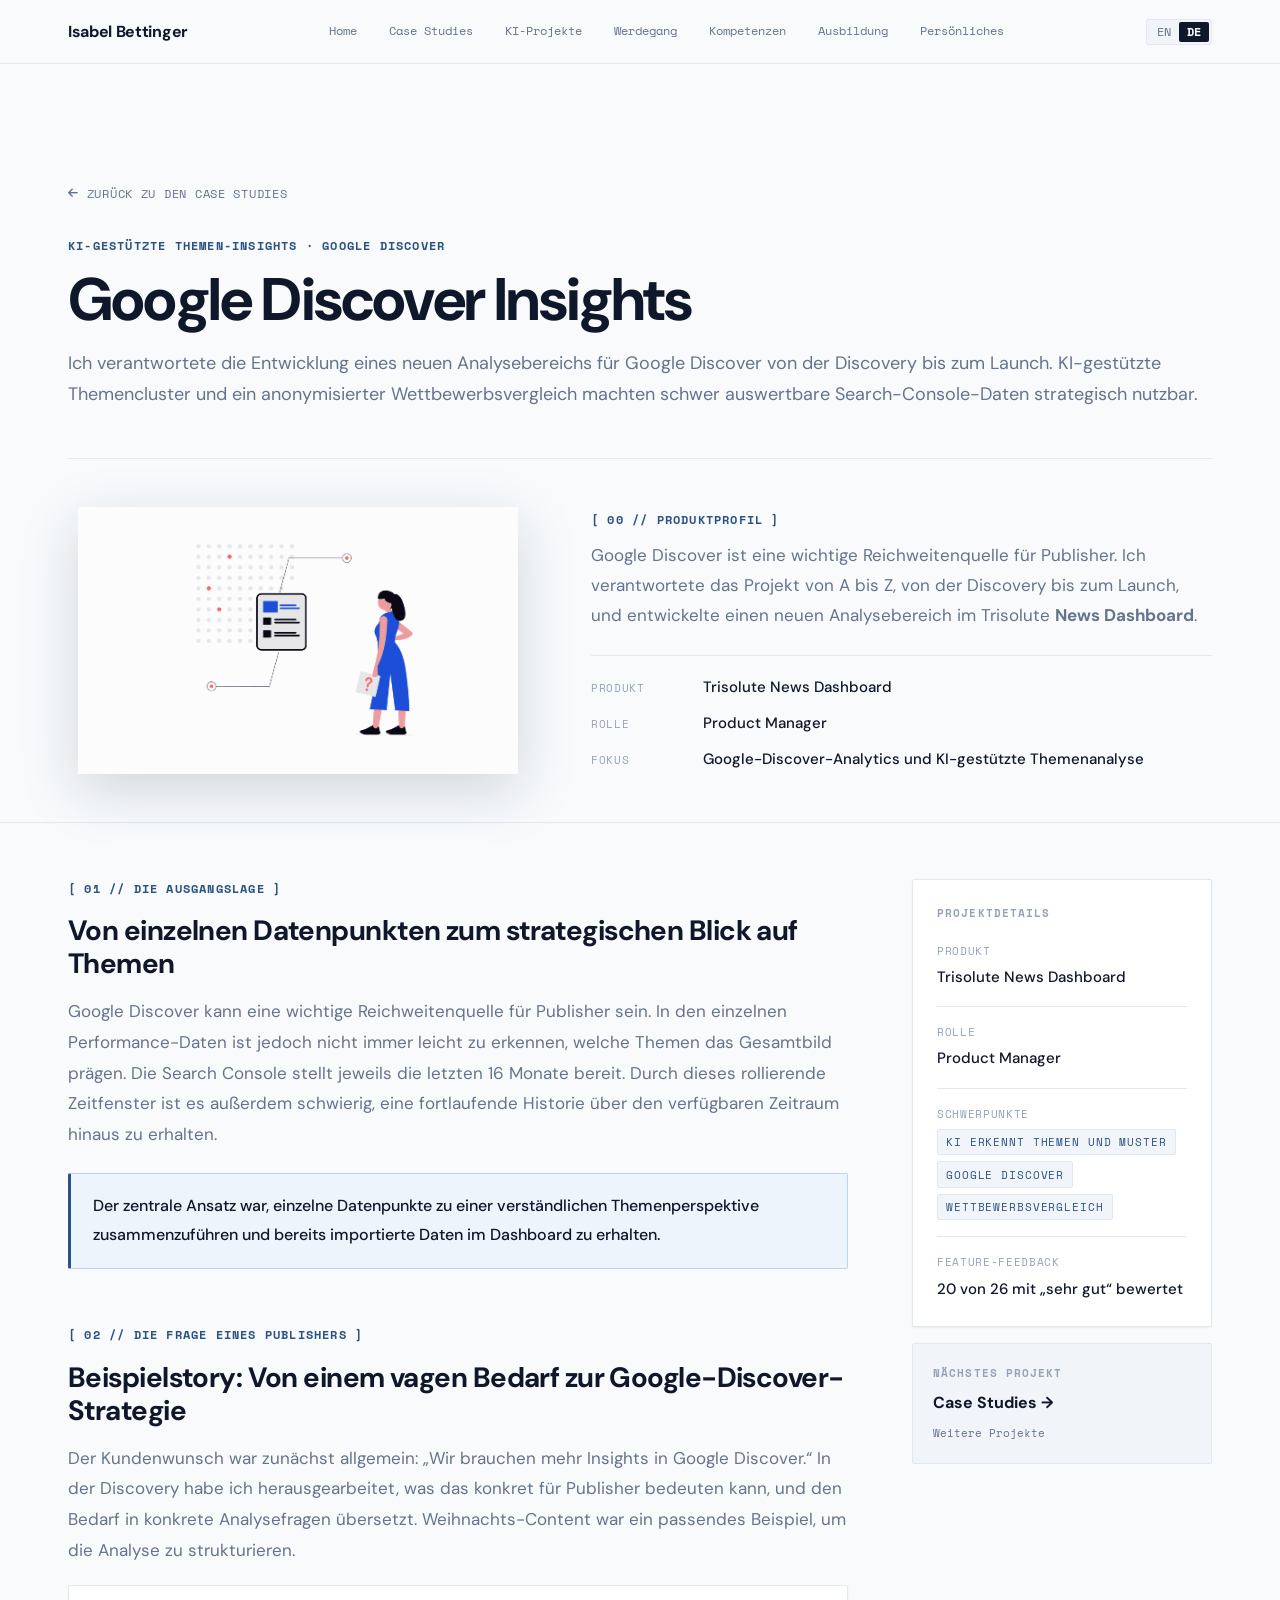
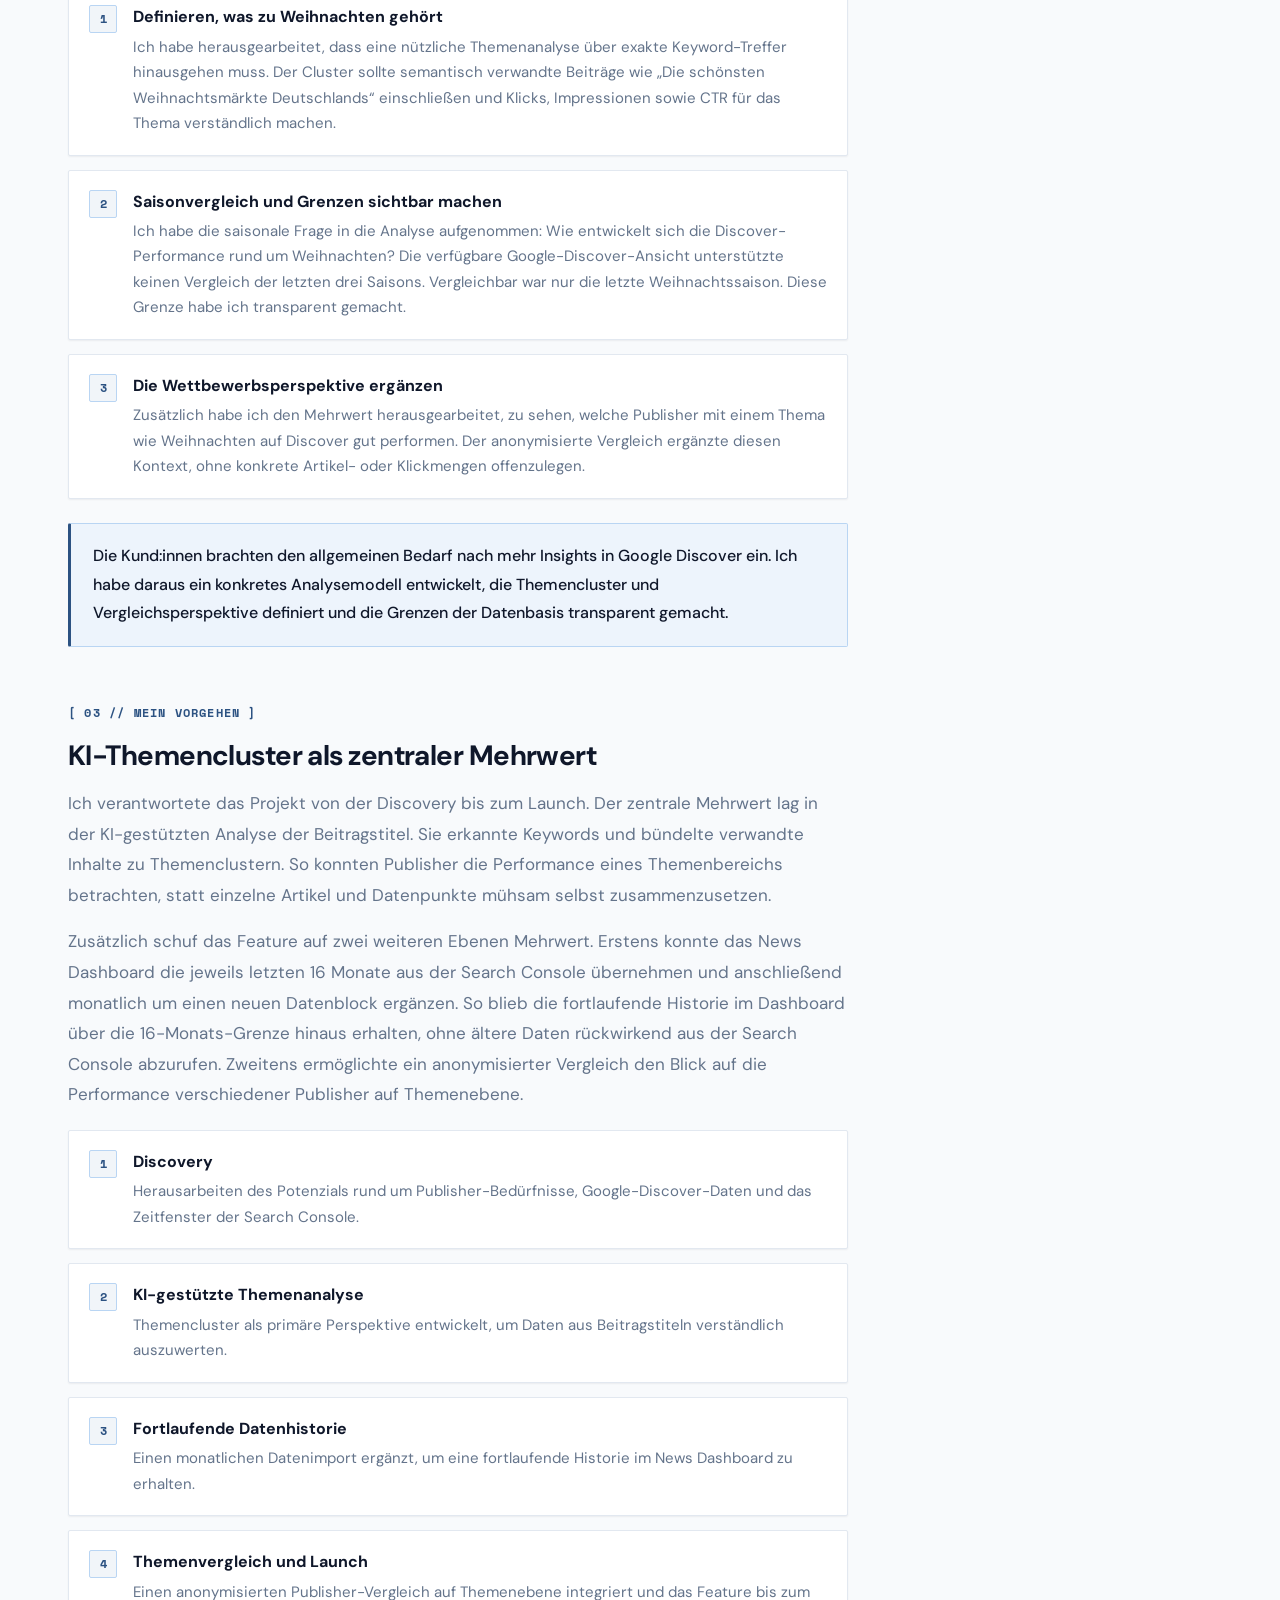
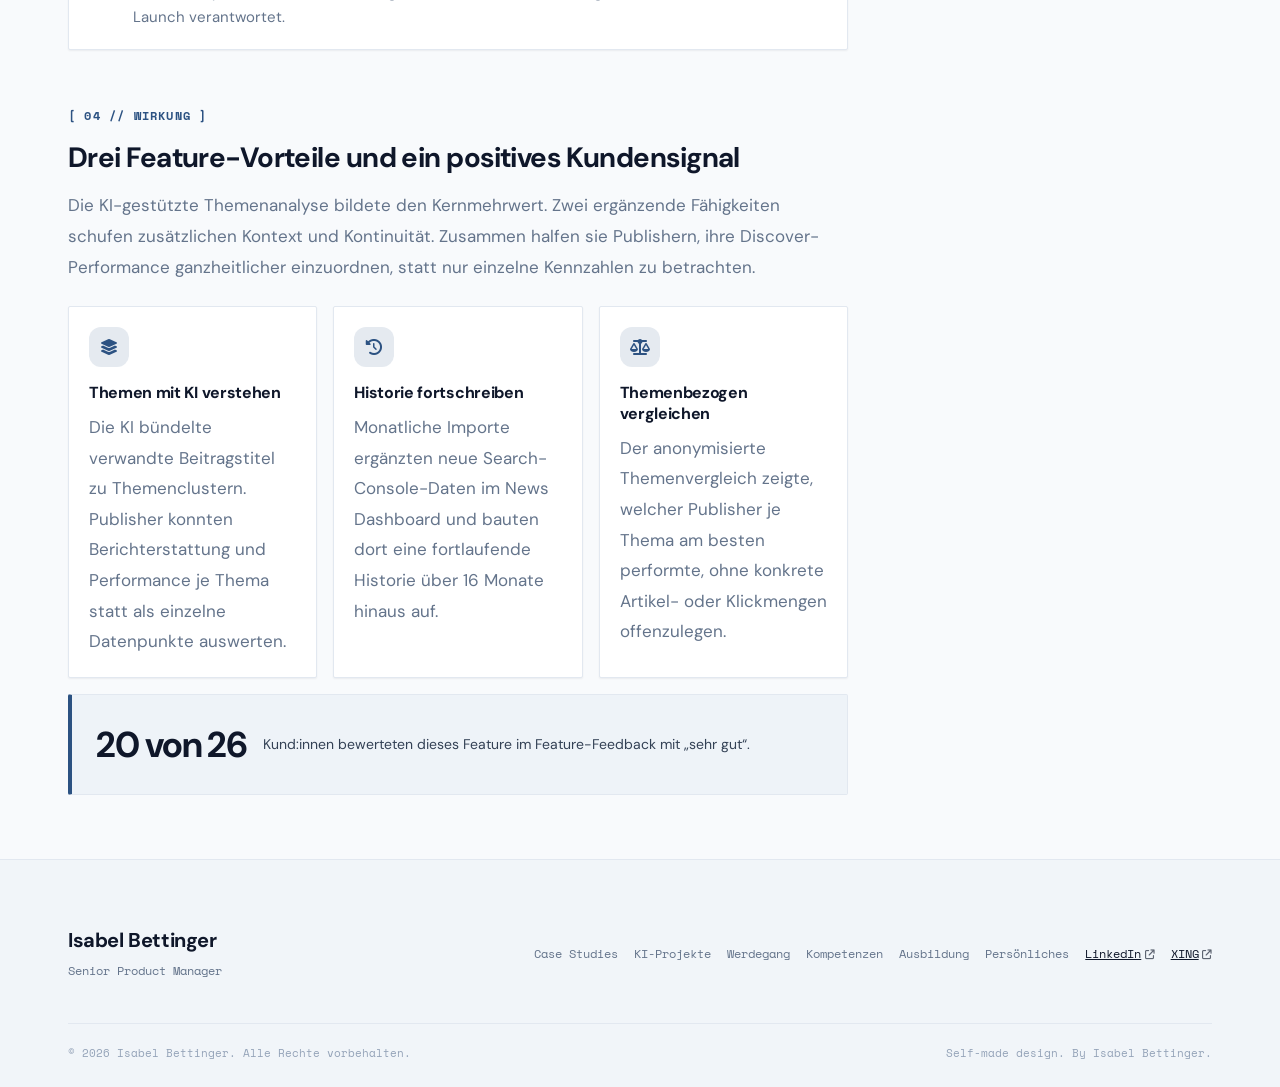
<file: projekt-google-discover-de.html>
<!DOCTYPE html>
<html lang="de">
<head>
<meta charset="UTF-8">
<meta name="viewport" content="width=device-width, initial-scale=1.0">
<title>Google Discover Insights · Isabel Bettinger</title>
<meta name="description" content="Case Study: Google Discover Insights. KI-gestützte Themenanalyse und anonymisierter Publisher-Vergleich im Trisolute News Dashboard.">
<link rel="icon" href="favicon.png" type="image/png">
<link rel="apple-touch-icon" href="apple-touch-icon.png">
<link rel="preconnect" href="https://fonts.googleapis.com">
<link rel="preconnect" href="https://fonts.gstatic.com" crossorigin>
<link href="https://fonts.googleapis.com/css2?family=DM+Sans:ital,opsz,wght@0,9..40,300..900;1,9..40,300..900&family=Space+Mono:wght@400;700&display=swap" rel="stylesheet">
<link rel="stylesheet" href="https://cdnjs.cloudflare.com/ajax/libs/font-awesome/6.5.1/css/all.min.css">
<script>document.documentElement.classList.add('js');</script>
<style>
/* ═══ TOKENS (Stitch-Entwurf "Modern Slate Tech", Stand im Duplikat-Projekt) ═══ */
:root{
  --surface:#f8fafc;
  --surface-paper:#f1f5f9;
  --surface-card:#ffffff;
  --surface-dark:#0f172a;
  --surface-dark-card:#1e293b;
  --border-tech:#e2e8f0;
  --border-dark:#334155;
  --charcoal:#0f172a;
  --text-dim:#64748b;
  --text-muted:#94a3b8;
  --accent:#2c5282;
  --accent-soft-bg:#edf4fc;
  --accent-soft-border:#b9d5f3;
  --accent-bright:#38bdf8;
  --portrait-blue:#4a6fa5;
  --mint-dark:#008f53;
  --shadow-tactile:3px 3px 0 #475569;
  --shadow-tactile-hover:4px 4px 0 #334155;
  --shadow-card:0 1px 2px rgba(15,23,42,.06);
  --radius:2px;
  --font-sans:'DM Sans',system-ui,-apple-system,'Segoe UI',sans-serif;
  --font-mono:'Space Mono','SF Mono',ui-monospace,monospace;
  --nav-h:64px;
  --ease:cubic-bezier(.4,0,.2,1);
  --maxw:1240px;
}
*,*::before,*::after{margin:0;padding:0;box-sizing:border-box;}
html{scroll-behavior:smooth;}
body{
  font-family:var(--font-sans);
  background-color:var(--surface);
  color:var(--charcoal);
  line-height:1.65;
  -webkit-font-smoothing:antialiased;
}
img{max-width:100%;height:auto;display:block;}
a{color:inherit;text-decoration:none;}
ul{list-style:none;}

.container{max-width:var(--maxw);margin:0 auto;padding:0 clamp(1.5rem,4vw,3rem);}
.corner-ticks{position:relative;}
.corner-ticks::before,.corner-ticks::after{
  font-family:var(--font-mono);font-size:12px;line-height:1;color:var(--text-muted);
  position:absolute;pointer-events:none;
}
.corner-ticks::before{content:'+';top:-9px;left:-7px;}
.corner-ticks::after{content:'+';bottom:-9px;right:-7px;}

/* Mono-Bausteine */
.kicker{display:inline-flex;align-items:center;gap:.5rem;font-family:var(--font-mono);font-size:.75rem;
  font-weight:700;letter-spacing:.1em;text-transform:uppercase;color:var(--accent);margin-bottom:.75rem;}
.kicker .dot{width:6px;height:6px;border-radius:50%;background:var(--portrait-blue);flex-shrink:0;}
.kicker-plain{font-family:var(--font-mono);font-size:.75rem;font-weight:700;letter-spacing:.1em;
  text-transform:uppercase;color:var(--accent);display:block;margin-bottom:1rem;}
.tag{
  display:inline-block;font-family:var(--font-mono);font-size:.6875rem;letter-spacing:.08em;
  text-transform:uppercase;background:var(--surface-paper);border:1px solid var(--border-tech);
  color:var(--accent);padding:.2rem .5rem;border-radius:var(--radius);
}
.tag-dark{background:var(--surface-dark);border-color:var(--surface-dark);color:#fff;}
.badge-code{
  font-family:var(--font-mono);font-size:10px;letter-spacing:.1em;text-transform:uppercase;
  background:var(--surface-paper);border:1px solid var(--border-tech);color:var(--text-dim);
  padding:.15rem .5rem;border-radius:var(--radius);white-space:nowrap;
}
.date-chip{
  font-family:var(--font-mono);font-size:.75rem;background:var(--surface-paper);
  border:1px solid var(--border-tech);color:var(--charcoal);padding:.25rem .75rem;
  border-radius:var(--radius);white-space:nowrap;
}

/* Typografie */
h1,h2,h3{font-weight:700;letter-spacing:-.02em;color:var(--charcoal);}
h1{font-size:clamp(2.25rem,6vw,3.75rem);line-height:1.08;letter-spacing:-.03em;}
h2{font-size:clamp(1.625rem,3.4vw,2.25rem);line-height:1.18;}
h3{font-size:1.25rem;line-height:1.3;}
.section-head{max-width:42rem;margin-bottom:3rem;}
.section-head.wide{max-width:34rem;}
.section-sub{color:var(--text-dim);margin-top:.75rem;font-size:1rem;}

/* Buttons */
.btn{
  display:inline-flex;align-items:center;justify-content:center;gap:.75rem;
  font-family:var(--font-mono);font-size:.75rem;letter-spacing:.08em;text-transform:uppercase;
  padding:1rem 2rem;border-radius:var(--radius);border:1px solid var(--charcoal);
  box-shadow:var(--shadow-tactile);cursor:pointer;
  transition:transform .15s var(--ease),box-shadow .15s var(--ease),background .15s var(--ease),border-color .15s var(--ease);
}
.btn-primary{background:var(--charcoal);color:#fff;}
.btn-primary:hover{background:#1a2234;border-color:var(--portrait-blue);transform:translate(-1px,-1px);box-shadow:var(--shadow-tactile-hover);}
.btn-secondary{background:var(--surface-card);color:var(--charcoal);}
.btn-secondary:hover{border-color:var(--portrait-blue);transform:translate(-1px,-1px);box-shadow:var(--shadow-tactile-hover);}
.btn:active{transform:translate(2px,2px);box-shadow:1px 1px 0 #475569;}
.btn:focus-visible{outline:2px solid var(--accent-bright);outline-offset:2px;}
.icon-btn{
  width:36px;height:36px;display:inline-flex;align-items:center;justify-content:center;
  background:var(--surface-paper);border:1px solid var(--charcoal);border-radius:var(--radius);
  box-shadow:2px 2px 0 #475569;color:var(--charcoal);flex-shrink:0;
  transition:transform .15s var(--ease),background .15s var(--ease);
}
.icon-btn:hover{background:var(--surface-card);transform:translate(-1px,-1px);}

/* ═══ HEADER ═══ */
.nav{
  position:fixed;top:0;left:0;right:0;height:var(--nav-h);z-index:400;
  background:rgba(248,250,252,.9);backdrop-filter:blur(10px);
  border-bottom:1px solid var(--border-tech);
}
.nav-inner{height:var(--nav-h);display:flex;align-items:center;justify-content:space-between;gap:1.5rem;}
.nav-logo{font-weight:700;font-size:1rem;letter-spacing:-.02em;}
.nav-links{display:flex;align-items:center;gap:2rem;}
.nav-links a{
  font-family:var(--font-mono);font-size:.75rem;color:var(--text-dim);
  padding:.25rem 0;border-bottom:2px solid transparent;
  transition:color .15s var(--ease),border-color .15s var(--ease);
}
.nav-links a:hover{color:var(--charcoal);}
.nav-links a.active{color:var(--charcoal);font-weight:700;border-bottom-color:var(--charcoal);}
.nav-right{display:flex;align-items:center;gap:.75rem;}
.lang-switch{
  display:inline-flex;align-items:center;padding:2px;background:var(--surface-paper);
  border:1px solid var(--border-tech);border-radius:var(--radius);
  font-family:var(--font-mono);font-size:.75rem;
}
.lang-switch button,.lang-switch a{
  font:inherit;border:none;background:none;cursor:pointer;padding:.25rem .5rem;
  border-radius:var(--radius);color:var(--text-dim);transition:all .15s var(--ease);
  text-decoration:none;line-height:1;display:inline-block;
}
.lang-switch button:hover,.lang-switch a:hover{color:var(--charcoal);background:var(--surface-card);}
.lang-switch button[aria-pressed="true"],.lang-switch a.active{background:var(--charcoal);color:#fff;font-weight:700;}
.hamburger{display:none;background:none;border:none;cursor:pointer;padding:.5rem;flex-direction:column;gap:5px;}
.hamburger span{display:block;width:22px;height:2px;background:var(--charcoal);transition:all .25s var(--ease);}
.hamburger.open span:nth-child(1){transform:translateY(7px) rotate(45deg);}
.hamburger.open span:nth-child(2){opacity:0;}
.hamburger.open span:nth-child(3){transform:translateY(-7px) rotate(-45deg);}
.mobile-nav{
  display:none;position:fixed;top:var(--nav-h);left:0;right:0;z-index:390;
  background:var(--surface-card);border-bottom:1px solid var(--border-tech);
  padding:1rem 1.5rem 1.5rem;flex-direction:column;gap:.25rem;
}
.mobile-nav.open{display:flex;}
.mobile-nav a{font-size:1rem;font-weight:500;color:var(--text-dim);padding:.7rem 0;border-bottom:1px solid var(--border-tech);}
.mobile-nav a:last-child{border-bottom:none;}

/* ═══ SEKTIONEN ═══ */
main{padding-top:var(--nav-h);}
section{padding:clamp(3rem,6vw,5rem) 0;border-bottom:1px solid var(--border-tech);}
.card{
  background:var(--surface-card);border:1px solid var(--border-tech);border-radius:var(--radius);
  box-shadow:var(--shadow-card);padding:clamp(1.75rem,3vw,2.25rem);
}
.card h3{display:flex;align-items:center;gap:.6rem;flex-wrap:wrap;margin-bottom:1rem;font-size:1.125rem;}
.card p{color:var(--text-dim);max-width:80ch;font-size:1.0625rem;line-height:1.7;}
.card .card-foot{
  display:flex;align-items:center;gap:.5rem;flex-wrap:wrap;
  max-width:none;
  font-family:var(--font-mono);font-size:.6875rem;line-height:1.6;color:var(--text-muted);
  border-top:1px solid var(--border-tech);margin-top:2rem;padding-top:1.5rem;
}
.card .card-foot span{white-space:nowrap;}
.card-foot .m{color:var(--accent);font-weight:700;}

/* ═══ HERO ═══ */
.hero{padding:clamp(3rem,6vw,4.5rem) 0 clamp(3rem,6vw,5rem);}
.hero-grid{display:grid;grid-template-columns:1.4fr 1fr;gap:clamp(2rem,4vw,2.5rem);align-items:center;}
.hero h1{margin:1.25rem 0 1.5rem;}
.hero-tagline{color:var(--text-dim);font-size:1.0625rem;max-width:56ch;line-height:1.7;margin-bottom:2.5rem;}
.hero-actions{display:flex;gap:1rem;flex-wrap:wrap;}
.hero-portrait{position:relative;justify-self:end;width:100%;max-width:440px;}
.hero-portrait .frame{
  background:var(--surface-card);border:1px solid var(--border-tech);border-radius:var(--radius);
  box-shadow:var(--shadow-card);padding:1.25rem;
}
.hero-portrait img{width:100%;height:auto;border-radius:var(--radius);}

/* ═══ ZITAT-BAND ═══ */
.quote-band{
  background-color:var(--surface-dark);
  background-image:radial-gradient(rgba(255,255,255,.09) 1px,transparent 1px);
  background-size:20px 20px;
  color:#fff;text-align:center;padding:clamp(3.5rem,7vw,6rem) 0;
}
.quote-band .chip{
  display:inline-block;font-family:var(--font-mono);font-size:.6875rem;letter-spacing:.09em;
  text-transform:uppercase;color:var(--accent-bright);
  border:1px solid var(--border-dark);background:var(--surface-dark-card);
  padding:.3rem .7rem;border-radius:var(--radius);margin-bottom:2rem;
}
.quote-band blockquote{
  font-size:clamp(1.25rem,2.6vw,2rem);font-weight:700;letter-spacing:-.02em;line-height:1.35;
  max-width:900px;margin:0 auto 1.75rem;
}
.quote-band .caption{font-family:var(--font-mono);font-size:.75rem;letter-spacing:.1em;
  text-transform:uppercase;color:var(--text-muted);}

/* ═══ PROJEKTE ═══ */
.proj-grid{display:grid;grid-template-columns:repeat(3,1fr);gap:1.5rem;}
.proj-card{
  display:flex;flex-direction:column;background:var(--surface-card);
  border:1px solid var(--border-tech);border-radius:var(--radius);box-shadow:var(--shadow-card);
  padding:1.25rem;
  transition:border-color .2s var(--ease),box-shadow .2s var(--ease);
}
.proj-card:hover{border-color:var(--portrait-blue);box-shadow:0 4px 14px rgba(15,23,42,.10);}
.proj-card:focus-visible{border-color:var(--portrait-blue);box-shadow:0 0 0 2px var(--accent-bright);outline:none;}
.proj-card .badges{display:flex;gap:.4rem;flex-wrap:wrap;margin-bottom:1rem;}
.proj-image{
  border:1px solid var(--border-tech);border-radius:var(--radius);background:var(--surface);
  padding:1.25rem;margin-bottom:1.25rem;
}
.proj-image img{width:100%;height:auto;}
.proj-card h3{margin-bottom:.6rem;font-size:1.125rem;}
.proj-card p{color:var(--text-dim);font-size:.9375rem;flex:1;}
.proj-foot{
  display:flex;align-items:center;justify-content:space-between;gap:1rem;
  border-top:1px solid var(--border-tech);margin-top:1.5rem;padding-top:1rem;
}
.proj-foot span{font-family:var(--font-mono);font-size:.6875rem;color:var(--text-dim);}

/* ═══ ACCORDIONS (native <details>) ═══ */
.ac-group{display:flex;flex-direction:column;gap:1rem;}
.ac-item{
  background:var(--surface-card);border:1px solid var(--border-tech);border-radius:var(--radius);
  box-shadow:var(--shadow-card);transition:border-color .2s var(--ease);overflow:hidden;
}
.ac-item[open]{border-color:var(--charcoal);}
/* Hover auf dem Rahmen nur, wenn er über dem klickbaren Kopf steht */
.ac-item:has(summary.ac-head:hover){border-color:var(--charcoal);}
.ac-item.special{border:1.5px solid rgba(74,111,165,.6);}
.ac-item.special[open],
.ac-item.special:has(summary.ac-head:hover){border-color:var(--portrait-blue);}
summary.ac-head{
  display:flex;align-items:center;gap:1rem;padding:1.5rem;cursor:pointer;
  list-style:none;transition:background .15s var(--ease);
}
summary.ac-head::-webkit-details-marker{display:none;}
summary.ac-head:hover{background:var(--surface);}
.summary-copy{flex:1;min-width:0;}
.summary-copy h3{font-size:1.25rem;font-weight:700;letter-spacing:-.02em;}
.summary-copy .sub{display:block;font-family:var(--font-mono);font-size:.8125rem;font-weight:400;
  color:var(--text-dim);margin-top:.15rem;}
.ac-meta{display:flex;align-items:center;gap:.75rem;flex-shrink:0;}
.chev{
  width:28px;height:28px;display:flex;align-items:center;justify-content:center;flex-shrink:0;
  background:var(--surface-paper);border:1px solid var(--border-tech);border-radius:var(--radius);
  color:var(--charcoal);font-size:.7rem;transition:transform .2s var(--ease);
}
.ac-item[open] .chev{transform:rotate(180deg);}
.ac-body{padding:1rem 1.5rem 1.5rem;border-top:1px solid var(--border-tech);background:var(--surface-paper);}
.ac-body ul{display:flex;flex-direction:column;gap:.75rem;}
.ac-body li{display:flex;align-items:flex-start;gap:.75rem;color:var(--text-dim);font-size:.875rem;}
.ac-body li::before{
  content:'>';font-family:var(--font-mono);font-size:.75rem;font-weight:700;
  color:var(--accent);flex-shrink:0;margin-top:1px;
}
.ac-body p{color:var(--text-dim);font-size:.9375rem;}

/* Personal */
.personal-list{max-width:64rem;}
.personal-icon{
  width:40px;height:40px;display:flex;align-items:center;justify-content:center;flex-shrink:0;
  background:var(--surface-paper);border:1px solid var(--border-tech);border-radius:var(--radius);
  color:var(--charcoal);
}
.personal-copy{flex:1;min-width:0;}
.personal-copy strong{display:flex;align-items:center;gap:.5rem;font-size:1.125rem;font-weight:700;}
.personal-copy .sub{display:block;font-family:var(--font-mono);font-size:.6875rem;letter-spacing:.08em;
  text-transform:uppercase;color:var(--text-muted);margin-top:.2rem;}

/* ═══ SKILLS & TOOLING ═══ */
.skills-grid{display:grid;grid-template-columns:repeat(12,1fr);gap:1.5rem;}
.skill-card{
  display:flex;flex-direction:column;justify-content:space-between;
  background:var(--surface-card);border:1px solid var(--border-tech);border-radius:var(--radius);
  box-shadow:var(--shadow-card);padding:1.75rem;
}
.span-4{grid-column:span 4;}
.span-6{grid-column:span 6;}
.skill-top{display:flex;align-items:center;justify-content:space-between;gap:1rem;margin-bottom:1.5rem;}
.comp-icon{
  width:40px;height:40px;display:flex;align-items:center;justify-content:center;flex-shrink:0;
  background:var(--surface-paper);border:1px solid var(--border-tech);border-radius:var(--radius);
  color:var(--accent);
}
.comp-icon.sm{width:36px;height:36px;}
.inline-icon{display:flex;align-items:center;gap:.75rem;}
.skill-card h3{margin-bottom:1rem;font-size:1.125rem;}
.skill-card li{position:relative;padding-left:1rem;color:var(--text-dim);font-size:.875rem;margin-bottom:.5rem;}
.skill-card li::before{content:'•';position:absolute;left:0;color:var(--accent);font-weight:700;}
.skill-foot{
  display:flex;align-items:center;justify-content:space-between;gap:1rem;
  border-top:1px solid var(--border-tech);margin-top:2rem;padding-top:1rem;
  font-family:var(--font-mono);font-size:.6875rem;color:var(--text-muted);
}
.skill-foot .star{color:var(--accent);}
.skill-foot .m{color:var(--accent);font-weight:700;}
.tool-grid{display:grid;grid-template-columns:repeat(4,1fr);gap:.65rem;}
.tool{
  display:flex;align-items:center;gap:.5rem;background:var(--surface-paper);
  border:1px solid var(--border-tech);border-radius:var(--radius);padding:.5rem .75rem;
  font-family:var(--font-mono);font-size:.75rem;color:var(--charcoal);
}
.tool .p{width:6px;height:6px;border-radius:50%;background:var(--portrait-blue);flex-shrink:0;}
.lang-row{
  display:flex;align-items:center;justify-content:space-between;gap:1rem;
  background:var(--surface-paper);border:1px solid var(--border-tech);border-radius:var(--radius);
  padding:.75rem 1rem;margin-bottom:.75rem;
}
.lang-row .who{display:flex;align-items:center;gap:.75rem;font-weight:500;font-size:.875rem;}
.lang-row .level{
  font-family:var(--font-mono);font-size:.75rem;font-weight:700;color:var(--accent);
  background:var(--accent-soft-bg);border:1px solid var(--accent-soft-border);
  border-radius:var(--radius);padding:.15rem .6rem;
}

/* ═══ EDUCATION ═══ */
.edu-grid{display:grid;grid-template-columns:repeat(3,1fr);gap:1.5rem;}
.edu-card{display:flex;flex-direction:column;background:var(--surface-card);
  border:1px solid var(--border-tech);border-radius:var(--radius);box-shadow:var(--shadow-card);
  padding:1.5rem;}
.edu-top{display:flex;align-items:flex-start;justify-content:space-between;gap:1rem;margin-bottom:1.25rem;}
.edu-card h3{margin-bottom:.35rem;font-size:1.0625rem;}
.edu-org{font-family:var(--font-mono);color:var(--text-dim);font-size:.8125rem;margin-bottom:1rem;}
.edu-card li{position:relative;padding-left:1.1rem;color:var(--text-dim);font-size:.875rem;margin-bottom:.5rem;}
.edu-card li::before{content:'>';position:absolute;left:0;font-family:var(--font-mono);font-size:.7rem;
  color:var(--accent);top:.1rem;}
.edu-card p{color:var(--text-dim);font-size:.9375rem;flex:1;}
.edu-foot{
  display:flex;align-items:center;gap:.5rem;border-top:1px solid var(--border-tech);
  margin-top:1.5rem;padding-top:1rem;font-family:var(--font-mono);font-size:.6875rem;
  text-transform:uppercase;color:var(--text-dim);
}
.edu-foot i{color:var(--mint-dark);}

/* ═══ KONTAKT ═══ */
.contact-wrap{max-width:820px;margin:0 auto;text-align:center;}
.contact-card{background:var(--surface-card);border:1px solid var(--border-tech);
  border-radius:var(--radius);box-shadow:var(--shadow-card);padding:clamp(2rem,5vw,3.5rem);}
.contact-card .kicker-plain{display:inline-block;}
.contact-card p{color:var(--text-dim);max-width:36rem;margin:1rem auto 2.5rem;font-size:1.0625rem;line-height:1.7;}
.contact-actions{display:flex;gap:1rem;justify-content:center;flex-wrap:wrap;}

/* ═══ FOOTER ═══ */
footer{background:var(--surface-paper);border-top:1px solid var(--border-tech);
  padding:clamp(2.5rem,5vw,4rem) 0 1.5rem;}
.footer-inner{display:flex;align-items:center;justify-content:space-between;gap:1.5rem;flex-wrap:wrap;margin-bottom:2.5rem;}
.footer-brand strong{display:block;font-weight:700;font-size:1.25rem;letter-spacing:-.02em;}
.footer-brand span{font-family:var(--font-mono);font-size:.75rem;color:var(--text-dim);}
.footer-links{display:flex;gap:1rem;flex-wrap:wrap;}
.footer-links a{font-family:var(--font-mono);font-size:.75rem;color:var(--text-dim);}
.footer-links a:hover{color:var(--charcoal);}
.footer-links a.hl{color:var(--charcoal);text-decoration:underline;}
.footer-links a .ext-arrow{font-size:.6rem;margin-left:.35em;opacity:.65;
  transition:opacity .15s var(--ease),transform .15s var(--ease);}
.footer-links a:hover .ext-arrow{opacity:1;transform:translate(1px,-1px);}
.footer-bottom{
  display:flex;justify-content:space-between;gap:1rem;flex-wrap:wrap;
  border-top:1px solid var(--border-tech);padding-top:1.25rem;
  font-family:var(--font-mono);font-size:.6875rem;color:var(--text-muted);
}

.js .reveal{opacity:0;transform:translateY(18px);transition:opacity .5s var(--ease),transform .5s var(--ease);}
.js .reveal.visible{opacity:1;transform:none;}
@media (prefers-reduced-motion:reduce){
  .js .reveal{opacity:1;transform:none;transition:none;}
  html{scroll-behavior:auto;}
}

/* ═══ RESPONSIVE ═══ */
@media (max-width:1024px){
  .proj-grid,.edu-grid{grid-template-columns:repeat(2,1fr);}
  .skills-grid{grid-template-columns:repeat(2,1fr);}
  .span-4,.span-6{grid-column:span 1;}
  .tool-grid{grid-template-columns:repeat(2,1fr);}
  .nav-links{display:none;}
  .hamburger{display:flex;}
}
@media (max-width:768px){
  .hero-grid{grid-template-columns:1fr;gap:2.5rem;}
  .hero-portrait{justify-self:center;max-width:380px;}
  .proj-grid,.edu-grid,.skills-grid{grid-template-columns:1fr;}
  .tool-grid{grid-template-columns:repeat(2,1fr);}
  summary.ac-head{flex-wrap:wrap;row-gap:.75rem;padding:1.25rem;}
  .summary-copy{flex-basis:100%;order:2;}
  .ac-meta{margin-left:auto;}
  .ac-body{padding:1rem 1.25rem 1.25rem;}
  .footer-inner{align-items:flex-start;flex-direction:column;}
  .footer-bottom{flex-direction:column;}
}
@media (max-width:480px){
  .hero-actions,.contact-actions{flex-direction:column;align-items:stretch;}
  .btn{justify-content:center;}
  .date-chip{font-size:.6875rem;padding:.2rem .5rem;}
}
/* ═══ CASE STUDY PAGE (auf Basis der index.html-Tokens) ═══ */
.page-hero{padding:calc(var(--nav-h) + 3.5rem) 0 3rem;}
.back-link{
  display:flex;width:max-content;align-items:center;gap:.5rem;
  font-family:var(--font-mono);font-size:.75rem;letter-spacing:.06em;text-transform:uppercase;
  color:var(--text-dim);margin-bottom:1.75rem;
  transition:color .15s var(--ease),gap .15s var(--ease);
}
.back-link:hover{color:var(--accent);gap:.75rem;}
.back-link i{font-size:.7rem;}
.proj-title{font-size:clamp(2.25rem,6vw,3.75rem);line-height:1.08;letter-spacing:-.03em;margin-bottom:1rem;}
.proj-subtitle{color:var(--text-dim);font-size:1.125rem;line-height:1.7;}
/* Hero: Illustration + Produktprofil */
.hero-top{
  display:grid;grid-template-columns:minmax(0,.85fr) minmax(0,1.15fr);
  gap:clamp(2.5rem,5vw,4.5rem);align-items:center;
  margin-top:3rem;padding-top:3rem;border-top:1px solid var(--border-tech);
}
.hero-image{text-align:center;}
.hero-image img{width:100%;max-width:440px;margin:0 auto;filter:drop-shadow(0 16px 28px rgba(15,23,42,.16));}
.product-profile .kicker-plain{margin-bottom:.75rem;}
.product-profile p{color:var(--text-dim);font-size:1.0625rem;line-height:1.75;margin-bottom:1.5rem;}
.pp-list{display:flex;flex-direction:column;gap:.85rem;border-top:1px solid var(--border-tech);padding-top:1.25rem;}
.pp-list li{display:flex;gap:1rem;align-items:flex-start;}
.pp-k{flex:0 0 96px;font-family:var(--font-mono);font-size:.6875rem;letter-spacing:.06em;text-transform:uppercase;color:var(--text-muted);padding-top:.2rem;}
.pp-v{color:var(--charcoal);font-size:.9375rem;font-weight:500;line-height:1.5;}
.pp-link{display:inline-flex;align-items:center;gap:.4rem;margin-top:1.5rem;font-family:var(--font-mono);font-size:.75rem;letter-spacing:.06em;text-transform:uppercase;color:var(--accent);text-decoration:underline;}
.pp-link:hover{color:var(--charcoal);}
.pp-link .ext-arrow{font-size:.6rem;opacity:.65;transition:opacity .15s var(--ease),transform .15s var(--ease);}
.pp-link:hover .ext-arrow{opacity:1;transform:translate(1px,-1px);}

.content-wrap{display:grid;grid-template-columns:minmax(0,1fr) 300px;gap:4rem;padding:3.5rem 0 4rem;align-items:start;}
.content-block{margin-bottom:3.5rem;}
.content-block:last-child{margin-bottom:0;}
.content-block h2{margin:0 0 1rem;font-size:clamp(1.375rem,2.4vw,1.75rem);}
.content-block p{color:var(--text-dim);font-size:1.0625rem;line-height:1.8;margin-bottom:1rem;}
.content-block p:last-child{margin-bottom:0;}

.callout{
  background:var(--accent-soft-bg);border:1px solid var(--accent-soft-border);
  border-left:3px solid var(--accent);border-radius:var(--radius);
  padding:1.125rem 1.375rem;margin:1.5rem 0;
}
.callout p{color:var(--charcoal) !important;font-size:1rem;font-weight:500;margin:0 !important;}

.process-steps{display:flex;flex-direction:column;gap:.875rem;margin-top:1.25rem;}
.process-step{
  display:flex;gap:1rem;align-items:flex-start;padding:1.125rem 1.25rem;
  background:var(--surface-card);border:1px solid var(--border-tech);
  border-radius:var(--radius);box-shadow:var(--shadow-card);
}
.step-num{
  width:28px;height:28px;flex-shrink:0;margin-top:1px;
  display:flex;align-items:center;justify-content:center;
  background:var(--surface-paper);border:1px solid var(--accent-soft-border);border-radius:var(--radius);
  font-family:var(--font-mono);font-size:.75rem;font-weight:700;color:var(--accent);
}
.step-body h4{font-size:1rem;font-weight:700;margin-bottom:.25rem;}
.step-body p{font-size:.9375rem;color:var(--text-dim);line-height:1.7;margin:0;}

.pillars{display:grid;grid-template-columns:repeat(3,1fr);gap:1rem;margin-top:1.5rem;}
.pillar{
  background:var(--surface-card);border:1px solid var(--border-tech);
  border-radius:var(--radius);box-shadow:var(--shadow-card);padding:1.25rem;
}
.pillar-icon{font-size:1rem;color:var(--accent);margin-bottom:.75rem;}
.pillar h4{font-size:1rem;font-weight:700;margin-bottom:.375rem;}
.pillar p{font-size:.875rem;color:var(--text-dim);line-height:1.65;margin:0;}

.sidebar{position:sticky;top:calc(var(--nav-h) + 2rem);display:flex;flex-direction:column;gap:1rem;}
.meta-card{
  background:var(--surface-card);border:1px solid var(--border-tech);
  border-radius:var(--radius);box-shadow:var(--shadow-card);padding:1.5rem;
}
.meta-heading{font-family:var(--font-mono);font-size:.6875rem;font-weight:700;letter-spacing:.1em;text-transform:uppercase;color:var(--text-muted);margin-bottom:1.25rem;}
.meta-item{margin-bottom:1rem;}
.meta-item:last-child{margin-bottom:0;}
.meta-label{display:block;font-family:var(--font-mono);font-size:.6875rem;letter-spacing:.06em;text-transform:uppercase;color:var(--text-muted);margin-bottom:.25rem;}
.meta-value{font-size:.9375rem;font-weight:500;color:var(--charcoal);line-height:1.5;}
.meta-divider{height:1px;background:var(--border-tech);margin:1rem 0;}
.tag-list{display:flex;flex-wrap:wrap;gap:.375rem;margin-top:.375rem;}

.next-project{
  display:flex;flex-direction:column;gap:.5rem;padding:1.25rem;
  background:var(--surface-paper);border:1px solid var(--border-tech);border-radius:var(--radius);
  transition:background .15s var(--ease),border-color .15s var(--ease),transform .15s var(--ease);
}
.next-project:hover{background:var(--surface-card);border-color:var(--portrait-blue);transform:translate(-1px,-1px);}
.next-label{font-family:var(--font-mono);font-size:.6875rem;font-weight:700;letter-spacing:.1em;text-transform:uppercase;color:var(--text-muted);}
.next-title{font-size:1rem;font-weight:700;color:var(--charcoal);}
.next-arrow{font-family:var(--font-mono);font-size:.6875rem;color:var(--text-dim);}

@media (max-width:1024px){
  .content-wrap{grid-template-columns:1fr;gap:2.5rem;}
  .sidebar{position:static;}
}
@media (max-width:768px){
  .pillars{grid-template-columns:1fr;}
}
@media (max-width:900px){
  .hero-top{grid-template-columns:1fr;gap:2rem;}
  .hero-image img{max-width:340px;}
}

.impact-grid{display:grid;grid-template-columns:repeat(3,minmax(0,1fr));gap:1rem;margin-top:1.5rem;}
.impact-card{display:flex;flex-direction:column;align-items:flex-start;min-height:15rem;background:var(--surface-card);border:1px solid var(--border-tech);border-radius:var(--radius);box-shadow:var(--shadow-card);padding:1.25rem;text-align:left;}
.impact-icon{display:grid;place-items:center;width:2.5rem;height:2.5rem;margin-bottom:1rem;border-radius:.75rem;background:color-mix(in srgb,var(--accent) 12%,transparent);color:var(--accent);font-size:1rem;}
.impact-card h3{font-size:1rem;line-height:1.3;margin:0 0 .5rem;color:var(--text);}
.impact-desc,.impact-result p{font-size:.875rem;color:var(--text-dim);line-height:1.55;margin:0;}
.impact-result{display:flex;align-items:center;gap:1rem;margin-top:1rem;padding:1.25rem 1.5rem;border:1px solid var(--border-tech);border-left:4px solid var(--accent);border-radius:var(--radius);background:#eef3f8;color:var(--charcoal);}
.impact-result-number{flex:none;font-size:clamp(1.7rem,3vw,2.25rem);font-weight:700;letter-spacing:-.03em;color:var(--charcoal);}
.impact-result p{color:#334155;}
@media (max-width:900px){.impact-grid{grid-template-columns:1fr;}.impact-card{min-height:0;}}
@media (max-width:560px){ .impact-grid{grid-template-columns:1fr;} }

</style>
</head>
<body>

<!-- ═══ HEADER ═══ -->
<header class="nav">
  <div class="container nav-inner">
    <a href="index-de.html" class="nav-logo">Isabel Bettinger</a>
    <nav class="nav-links" id="nav-links">
      <a href="index-de.html#home">Home</a>
      <a href="index-de.html#projects">Case Studies</a>
      <a href="index-de.html#ai-projects">KI-Projekte</a>
      <a href="index-de.html#experience">Werdegang</a>
      <a href="index-de.html#competencies">Kompetenzen</a>
      <a href="index-de.html#education">Ausbildung</a>
      <a href="index-de.html#personal">Persönliches</a>
    </nav>
    <div class="nav-right">
      <div class="lang-switch" role="group" aria-label="Sprachauswahl">
        <a href="projekt-google-discover.html">EN</a>
        <a href="projekt-google-discover-de.html" class="active" aria-current="page">DE</a>
      </div>
      <button class="hamburger" id="hamburger" onclick="toggleMenu()" aria-label="Menü" aria-expanded="false">
        <span></span><span></span><span></span>
      </button>
    </div>
  </div>
</header>
<div class="mobile-nav" id="mobile-nav">
  <a href="index-de.html#home" onclick="closeMenu()">Home</a>
  <a href="index-de.html#projects" onclick="closeMenu()">Case Studies</a>
  <a href="index-de.html#ai-projects" onclick="closeMenu()">KI-Projekte</a>
  <a href="index-de.html#experience" onclick="closeMenu()">Werdegang</a>
  <a href="index-de.html#competencies" onclick="closeMenu()">Kompetenzen</a>
  <a href="index-de.html#education" onclick="closeMenu()">Ausbildung</a>
  <a href="index-de.html#personal" onclick="closeMenu()">Persönliches</a>
</div>

<main>

<!-- ═══ PAGE HERO ═══ -->
<section class="page-hero">
  <div class="container">
    <a href="index-de.html#projects" class="back-link"><i class="fas fa-arrow-left"></i> Zurück zu den Case Studies</a>
    <span class="kicker">KI-gestützte Themen-Insights · Google Discover</span>
    <h1 class="proj-title">Google Discover Insights</h1>
    <p class="proj-subtitle">Ich verantwortete die Entwicklung eines neuen Analysebereichs für Google Discover von der Discovery bis zum Launch. KI-gestützte Themencluster und ein anonymisierter Wettbewerbsvergleich machten schwer auswertbare Search-Console-Daten strategisch nutzbar.</p>

    <div class="hero-top">
      <div class="hero-image reveal">
        <img src="project-google-discover.png" alt="Illustration einer Person bei der Analyse" width="980" height="619">
      </div>
      <div class="product-profile reveal">
        <span class="kicker-plain">[ 00 // Produktprofil ]</span>
        <p>Google Discover ist eine wichtige Reichweitenquelle für Publisher. Ich verantwortete das Projekt von A bis Z, von der Discovery bis zum Launch, und entwickelte einen neuen Analysebereich im Trisolute <strong>News Dashboard</strong>.</p>
        <ul class="pp-list">
          <li><span class="pp-k">Produkt</span><span class="pp-v">Trisolute News Dashboard</span></li>
          <li><span class="pp-k">Rolle</span><span class="pp-v">Product Manager</span></li>
          <li><span class="pp-k">Fokus</span><span class="pp-v">Google-Discover-Analytics und KI-gestützte Themenanalyse</span></li>
        </ul>
      </div>
    </div>
  </div>
</section>

<!-- ═══ CONTENT ═══ -->
<div class="container">
  <div class="content-wrap">

    <div class="content-main">

      <div class="content-block reveal">
        <span class="kicker-plain">[ 01 // Die Ausgangslage ]</span>
        <h2>Von einzelnen Datenpunkten zum strategischen Blick auf Themen</h2>
        <p>Google Discover kann eine wichtige Reichweitenquelle für Publisher sein. In den einzelnen Performance-Daten ist jedoch nicht immer leicht zu erkennen, welche Themen das Gesamtbild prägen. Die Search Console stellt jeweils die letzten 16 Monate bereit. Durch dieses rollierende Zeitfenster ist es außerdem schwierig, eine fortlaufende Historie über den verfügbaren Zeitraum hinaus zu erhalten.</p>
        <div class="callout"><p>Der zentrale Ansatz war, einzelne Datenpunkte zu einer verständlichen Themenperspektive zusammenzuführen und bereits importierte Daten im Dashboard zu erhalten.</p></div>
      </div>

      <div class="content-block reveal" id="publisher-story">
        <span class="kicker-plain">[ 02 // Die Frage eines Publishers ]</span>
        <h2>Beispielstory: Von einem vagen Bedarf zur Google-Discover-Strategie</h2>
        <p>Der Kundenwunsch war zunächst allgemein: „Wir brauchen mehr Insights in Google Discover.“ In der Discovery habe ich herausgearbeitet, was das konkret für Publisher bedeuten kann, und den Bedarf in konkrete Analysefragen übersetzt. Weihnachts-Content war ein passendes Beispiel, um die Analyse zu strukturieren.</p>
        <div class="process-steps">
          <div class="process-step"><div class="step-num">1</div><div class="step-body"><h4>Definieren, was zu Weihnachten gehört</h4><p>Ich habe herausgearbeitet, dass eine nützliche Themenanalyse über exakte Keyword-Treffer hinausgehen muss. Der Cluster sollte semantisch verwandte Beiträge wie „Die schönsten Weihnachtsmärkte Deutschlands“ einschließen und Klicks, Impressionen sowie CTR für das Thema verständlich machen.</p></div></div>
          <div class="process-step"><div class="step-num">2</div><div class="step-body"><h4>Saisonvergleich und Grenzen sichtbar machen</h4><p>Ich habe die saisonale Frage in die Analyse aufgenommen: Wie entwickelt sich die Discover-Performance rund um Weihnachten? Die verfügbare Google-Discover-Ansicht unterstützte keinen Vergleich der letzten drei Saisons. Vergleichbar war nur die letzte Weihnachtssaison. Diese Grenze habe ich transparent gemacht.</p></div></div>
          <div class="process-step"><div class="step-num">3</div><div class="step-body"><h4>Die Wettbewerbsperspektive ergänzen</h4><p>Zusätzlich habe ich den Mehrwert herausgearbeitet, zu sehen, welche Publisher mit einem Thema wie Weihnachten auf Discover gut performen. Der anonymisierte Vergleich ergänzte diesen Kontext, ohne konkrete Artikel- oder Klickmengen offenzulegen.</p></div></div>
        </div>
        <div class="callout"><p>Die Kund:innen brachten den allgemeinen Bedarf nach mehr Insights in Google Discover ein. Ich habe daraus ein konkretes Analysemodell entwickelt, die Themencluster und Vergleichsperspektive definiert und die Grenzen der Datenbasis transparent gemacht.</p></div>
      </div>

      <div class="content-block reveal">
        <span class="kicker-plain">[ 03 // Mein Vorgehen ]</span>
        <h2>KI-Themencluster als zentraler Mehrwert</h2>
        <p>Ich verantwortete das Projekt von der Discovery bis zum Launch. Der zentrale Mehrwert lag in der KI-gestützten Analyse der Beitragstitel. Sie erkannte Keywords und bündelte verwandte Inhalte zu Themenclustern. So konnten Publisher die Performance eines Themenbereichs betrachten, statt einzelne Artikel und Datenpunkte mühsam selbst zusammenzusetzen.</p>
        <p>Zusätzlich schuf das Feature auf zwei weiteren Ebenen Mehrwert. Erstens konnte das News Dashboard die jeweils letzten 16 Monate aus der Search Console übernehmen und anschließend monatlich um einen neuen Datenblock ergänzen. So blieb die fortlaufende Historie im Dashboard über die 16-Monats-Grenze hinaus erhalten, ohne ältere Daten rückwirkend aus der Search Console abzurufen. Zweitens ermöglichte ein anonymisierter Vergleich den Blick auf die Performance verschiedener Publisher auf Themenebene.</p>

        <div class="process-steps">
          <div class="process-step"><div class="step-num">1</div><div class="step-body"><h4>Discovery</h4><p>Herausarbeiten des Potenzials rund um Publisher-Bedürfnisse, Google-Discover-Daten und das Zeitfenster der Search Console.</p></div></div>
          <div class="process-step"><div class="step-num">2</div><div class="step-body"><h4>KI-gestützte Themenanalyse</h4><p>Themencluster als primäre Perspektive entwickelt, um Daten aus Beitragstiteln verständlich auszuwerten.</p></div></div>
          <div class="process-step"><div class="step-num">3</div><div class="step-body"><h4>Fortlaufende Datenhistorie</h4><p>Einen monatlichen Datenimport ergänzt, um eine fortlaufende Historie im News Dashboard zu erhalten.</p></div></div>
          <div class="process-step"><div class="step-num">4</div><div class="step-body"><h4>Themenvergleich und Launch</h4><p>Einen anonymisierten Publisher-Vergleich auf Themenebene integriert und das Feature bis zum Launch verantwortet.</p></div></div>
        </div>
      </div>

      <div class="content-block reveal" id="impact">
        <span class="kicker-plain">[ 04 // Wirkung ]</span>
        <h2>Drei Feature-Vorteile und ein positives Kundensignal</h2>
        <p>Die KI-gestützte Themenanalyse bildete den Kernmehrwert. Zwei ergänzende Fähigkeiten schufen zusätzlichen Kontext und Kontinuität. Zusammen halfen sie Publishern, ihre Discover-Performance ganzheitlicher einzuordnen, statt nur einzelne Kennzahlen zu betrachten.</p>
        <div class="impact-grid">
          <article class="impact-card"><span class="impact-icon" aria-hidden="true"><i class="fas fa-layer-group"></i></span><h3>Themen mit KI verstehen</h3><p class="impact-desc">Die KI bündelte verwandte Beitragstitel zu Themenclustern. Publisher konnten Berichterstattung und Performance je Thema statt als einzelne Datenpunkte auswerten.</p></article>
          <article class="impact-card"><span class="impact-icon" aria-hidden="true"><i class="fas fa-clock-rotate-left"></i></span><h3>Historie fortschreiben</h3><p class="impact-desc">Monatliche Importe ergänzten neue Search-Console-Daten im News Dashboard und bauten dort eine fortlaufende Historie über 16 Monate hinaus auf.</p></article>
          <article class="impact-card"><span class="impact-icon" aria-hidden="true"><i class="fas fa-scale-balanced"></i></span><h3>Themenbezogen vergleichen</h3><p class="impact-desc">Der anonymisierte Themenvergleich zeigte, welcher Publisher je Thema am besten performte, ohne konkrete Artikel- oder Klickmengen offenzulegen.</p></article>
        </div>
        <div class="impact-result"><div class="impact-result-number">20 von 26</div><p>Kund:innen bewerteten dieses Feature im Feature-Feedback mit „sehr gut“.</p></div>
      </div>

    </div>

    <!-- ═══ SIDEBAR ═══ -->
    <aside class="sidebar">
      <div class="meta-card reveal">
        <div class="meta-heading">Projektdetails</div>
        <div class="meta-item"><span class="meta-label">Produkt</span><span class="meta-value">Trisolute News Dashboard</span></div>
        <div class="meta-divider"></div>
        <div class="meta-item"><span class="meta-label">Rolle</span><span class="meta-value">Product Manager</span></div>
        <div class="meta-divider"></div>
        <div class="meta-item"><span class="meta-label">Schwerpunkte</span><div class="tag-list"><span class="tag">KI erkennt Themen und Muster</span><span class="tag">Google Discover</span><span class="tag">Wettbewerbsvergleich</span></div></div>
        <div class="meta-divider"></div>
        <div class="meta-item"><span class="meta-label">Feature-Feedback</span><span class="meta-value">20 von 26 mit „sehr gut“ bewertet</span></div>
      </div>

      <a href="index-de.html#projects" class="next-project reveal">
        <span class="next-label">Nächstes Projekt</span>
        <span class="next-title">Case Studies →</span>
        <span class="next-arrow">Weitere Projekte</span>
      </a>
    </aside>

  </div>
</div>

</main>

<!-- ═══ FOOTER ═══ -->
<footer>
  <div class="container">
    <div class="footer-inner">
      <div class="footer-brand">
        <strong>Isabel Bettinger</strong>
        <span>Senior Product Manager</span>
      </div>
      <nav class="footer-links">
        <a href="index-de.html#projects">Case Studies</a>
        <a href="index-de.html#ai-projects">KI-Projekte</a>
        <a href="index-de.html#experience">Werdegang</a>
        <a href="index-de.html#competencies">Kompetenzen</a>
        <a href="index-de.html#education">Ausbildung</a>
        <a href="index-de.html#personal">Persönliches</a>
        <a href="https://www.linkedin.com/in/isabel-bettinger/" target="_blank" rel="noopener" class="hl" title="LinkedIn (öffnet in neuem Tab)">LinkedIn<i class="fas fa-arrow-up-right-from-square ext-arrow" aria-hidden="true"></i></a>
        <a href="https://www.xing.com/profile/Isabel_Bettinger2" target="_blank" rel="noopener" class="hl" title="XING (öffnet in neuem Tab)">XING<i class="fas fa-arrow-up-right-from-square ext-arrow" aria-hidden="true"></i></a>
      </nav>
    </div>
    <div class="footer-bottom">
      <span>&copy; 2026 Isabel Bettinger. Alle Rechte vorbehalten.</span>
      <span>Self-made design. By Isabel Bettinger.</span>
    </div>
  </div>
</footer>

<script>
function toggleMenu(){
  const hb = document.getElementById('hamburger');
  const mn = document.getElementById('mobile-nav');
  hb.classList.toggle('open');
  mn.classList.toggle('open');
  hb.setAttribute('aria-expanded', mn.classList.contains('open') ? 'true' : 'false');
}
function closeMenu(){
  document.getElementById('hamburger').classList.remove('open');
  document.getElementById('mobile-nav').classList.remove('open');
  document.getElementById('hamburger').setAttribute('aria-expanded','false');
}
const observer = new IntersectionObserver((entries) => {
  entries.forEach(e => { if (e.isIntersecting) e.target.classList.add('visible'); });
}, { threshold: 0.08, rootMargin: '0px 0px -40px 0px' });
document.querySelectorAll('.reveal').forEach(el => observer.observe(el));
</script>
</body>
</html>
</file>
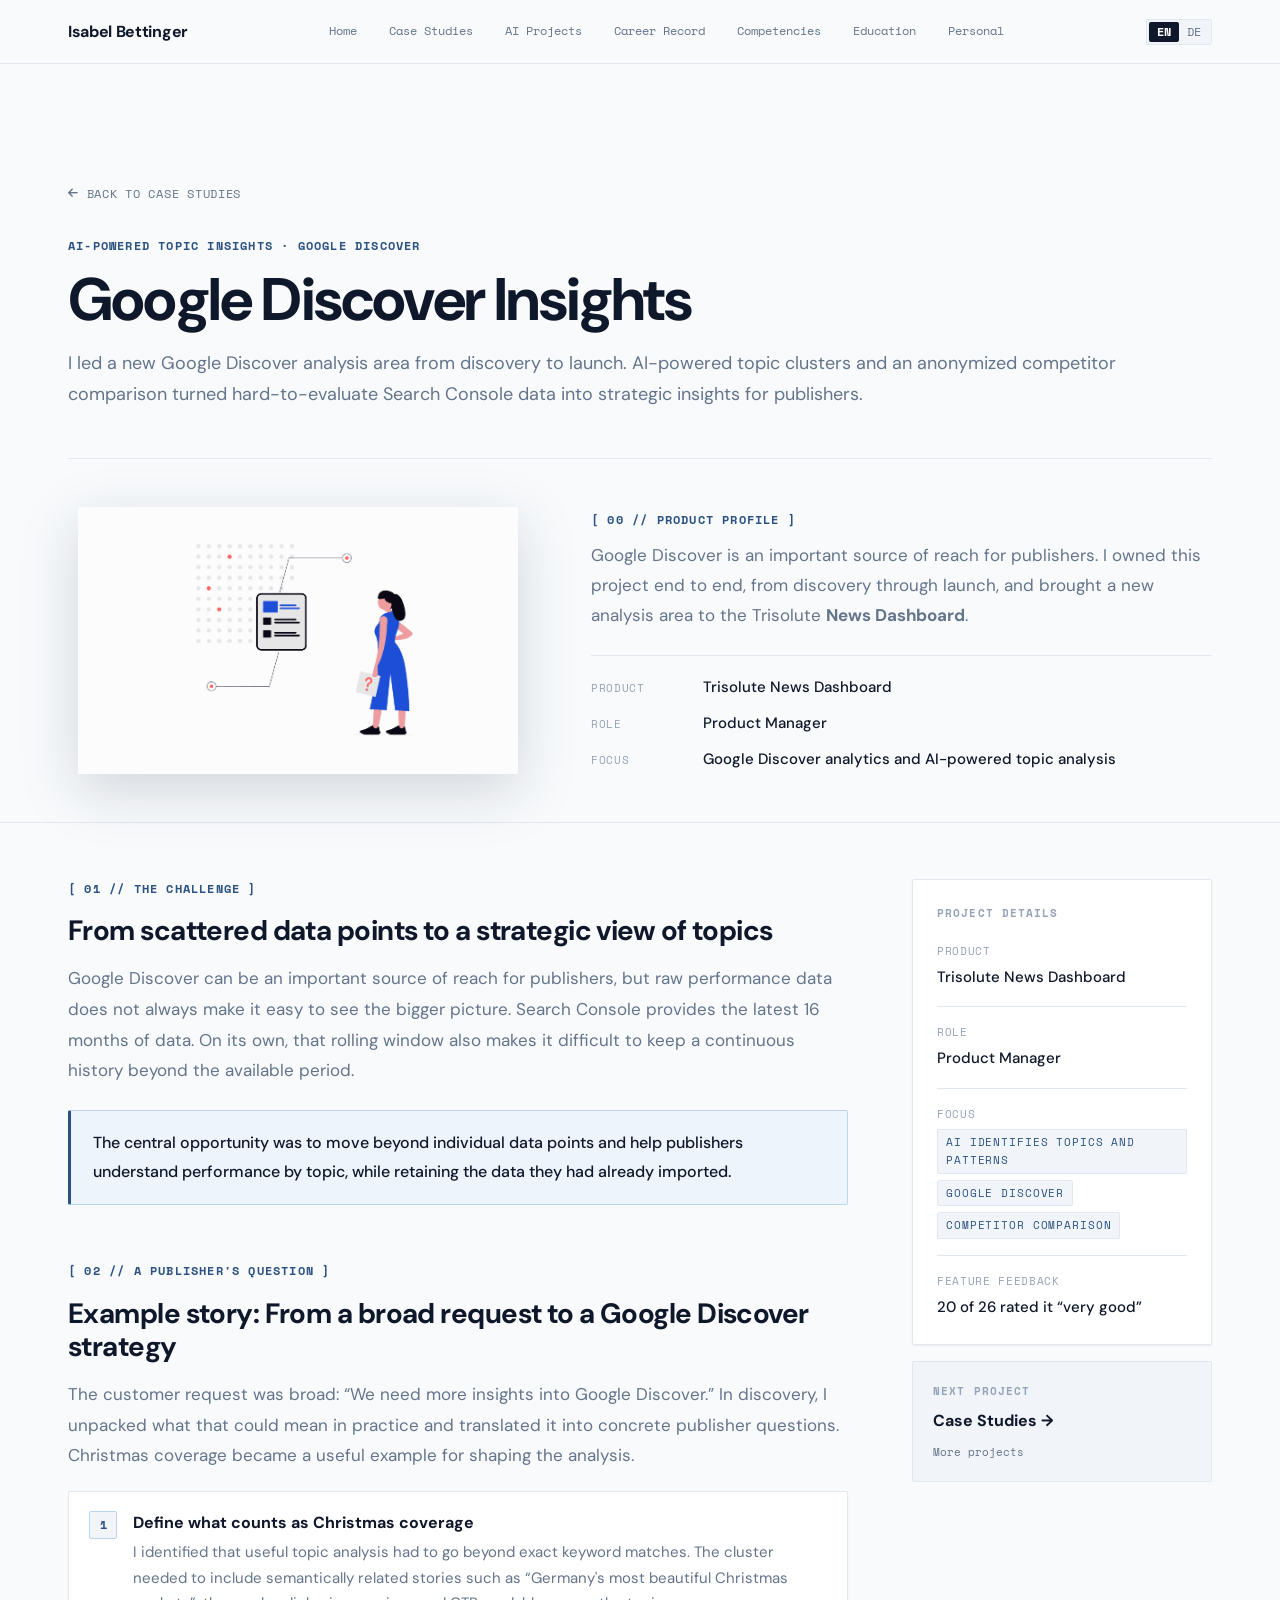
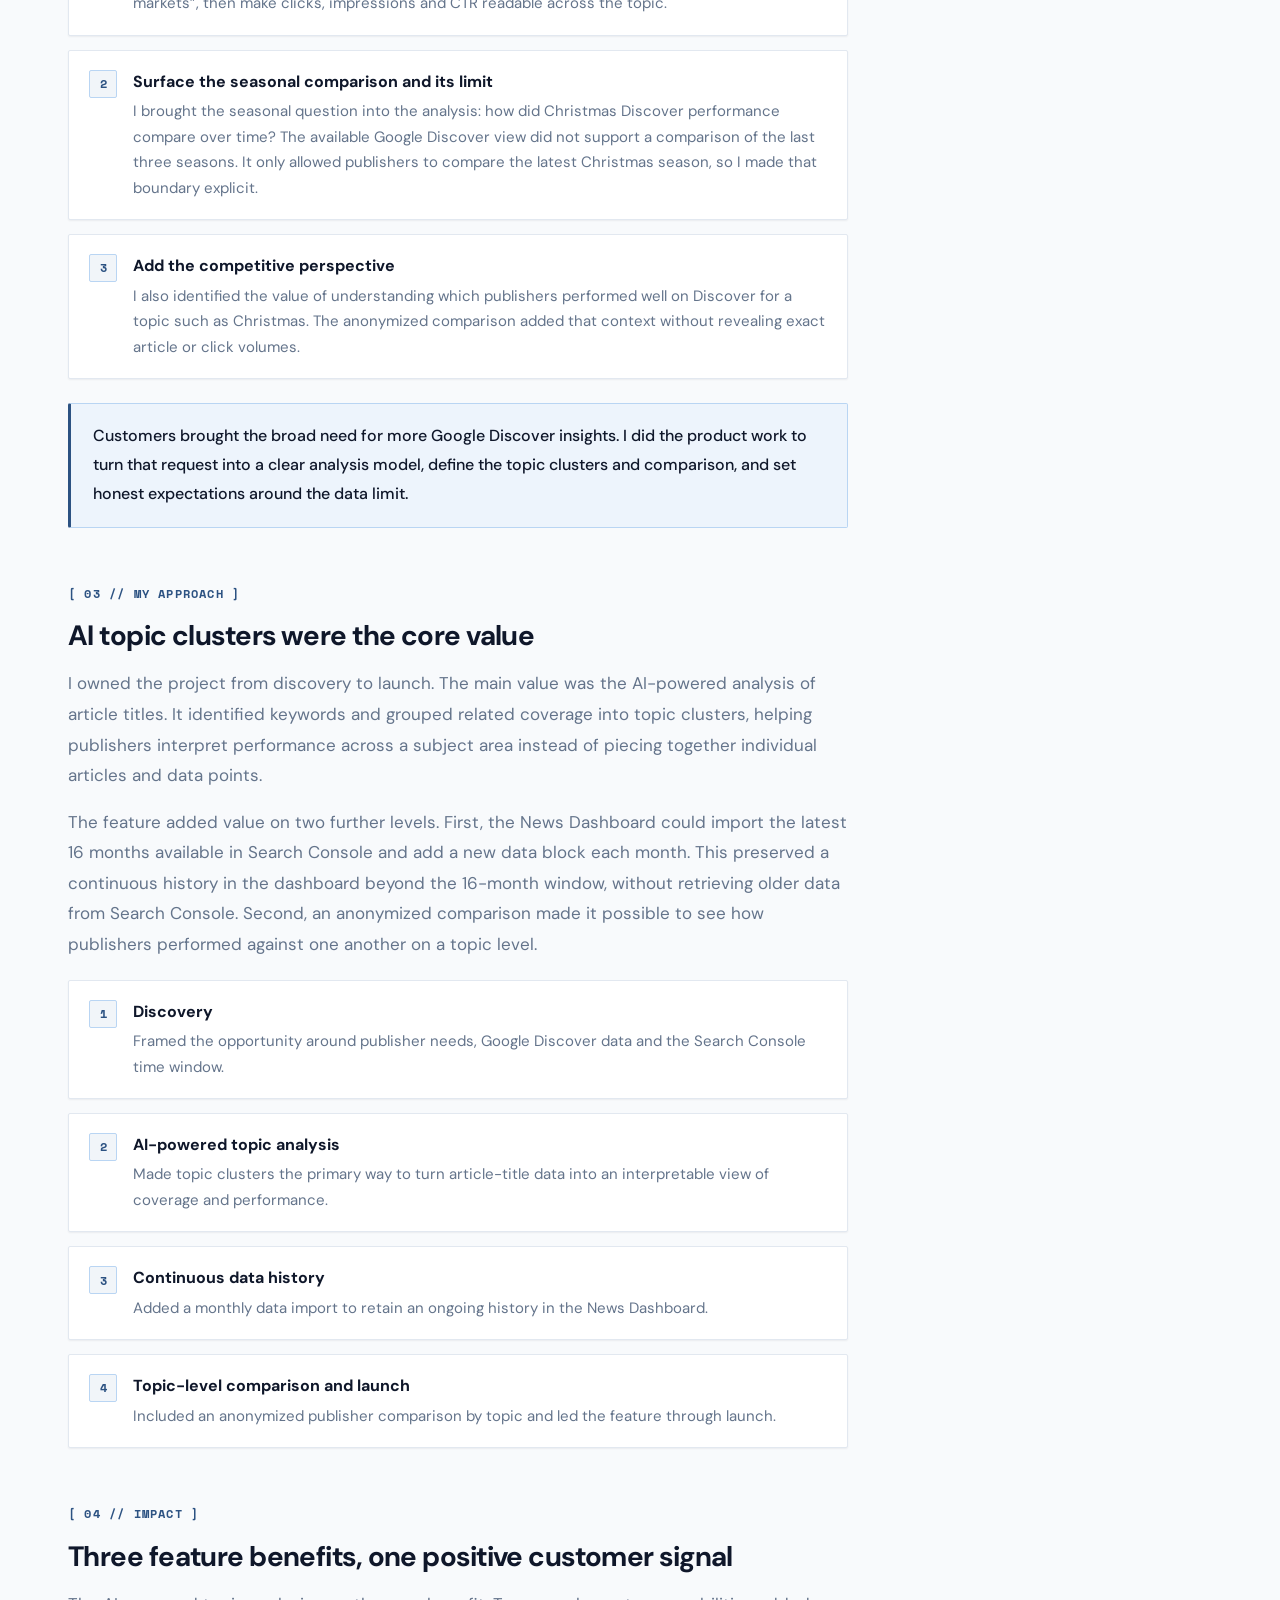
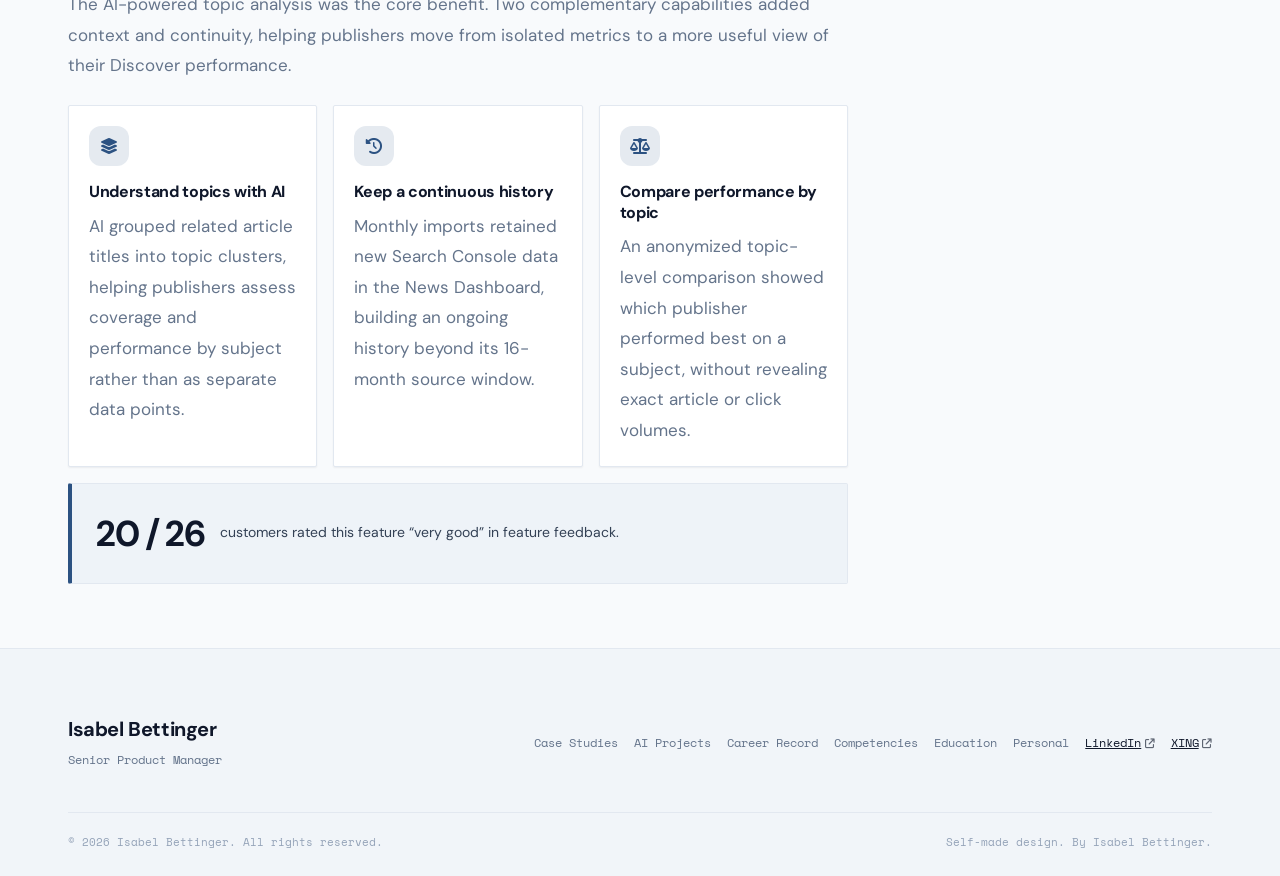
<file: projekt-google-discover.html>
<!DOCTYPE html>
<html lang="en">
<head>
<meta charset="UTF-8">
<meta name="viewport" content="width=device-width, initial-scale=1.0">
<title>Google Discover Insights · Isabel Bettinger</title>
<meta name="description" content="Case Study: Google Discover Insights. AI-powered topic analysis and anonymized publisher comparison for Trisolute News Dashboard.">
<link rel="icon" href="favicon.png" type="image/png">
<link rel="apple-touch-icon" href="apple-touch-icon.png">
<link rel="preconnect" href="https://fonts.googleapis.com">
<link rel="preconnect" href="https://fonts.gstatic.com" crossorigin>
<link href="https://fonts.googleapis.com/css2?family=DM+Sans:ital,opsz,wght@0,9..40,300..900;1,9..40,300..900&family=Space+Mono:wght@400;700&display=swap" rel="stylesheet">
<link rel="stylesheet" href="https://cdnjs.cloudflare.com/ajax/libs/font-awesome/6.5.1/css/all.min.css">
<script>document.documentElement.classList.add('js');</script>
<style>
/* ═══ TOKENS (Stitch-Entwurf "Modern Slate Tech", Stand im Duplikat-Projekt) ═══ */
:root{
  --surface:#f8fafc;
  --surface-paper:#f1f5f9;
  --surface-card:#ffffff;
  --surface-dark:#0f172a;
  --surface-dark-card:#1e293b;
  --border-tech:#e2e8f0;
  --border-dark:#334155;
  --charcoal:#0f172a;
  --text-dim:#64748b;
  --text-muted:#94a3b8;
  --accent:#2c5282;
  --accent-soft-bg:#edf4fc;
  --accent-soft-border:#b9d5f3;
  --accent-bright:#38bdf8;
  --portrait-blue:#4a6fa5;
  --mint-dark:#008f53;
  --shadow-tactile:3px 3px 0 #475569;
  --shadow-tactile-hover:4px 4px 0 #334155;
  --shadow-card:0 1px 2px rgba(15,23,42,.06);
  --radius:2px;
  --font-sans:'DM Sans',system-ui,-apple-system,'Segoe UI',sans-serif;
  --font-mono:'Space Mono','SF Mono',ui-monospace,monospace;
  --nav-h:64px;
  --ease:cubic-bezier(.4,0,.2,1);
  --maxw:1240px;
}
*,*::before,*::after{margin:0;padding:0;box-sizing:border-box;}
html{scroll-behavior:smooth;}
body{
  font-family:var(--font-sans);
  background-color:var(--surface);
  color:var(--charcoal);
  line-height:1.65;
  -webkit-font-smoothing:antialiased;
}
img{max-width:100%;height:auto;display:block;}
a{color:inherit;text-decoration:none;}
ul{list-style:none;}

.container{max-width:var(--maxw);margin:0 auto;padding:0 clamp(1.5rem,4vw,3rem);}
.corner-ticks{position:relative;}
.corner-ticks::before,.corner-ticks::after{
  font-family:var(--font-mono);font-size:12px;line-height:1;color:var(--text-muted);
  position:absolute;pointer-events:none;
}
.corner-ticks::before{content:'+';top:-9px;left:-7px;}
.corner-ticks::after{content:'+';bottom:-9px;right:-7px;}

/* Mono-Bausteine */
.kicker{display:inline-flex;align-items:center;gap:.5rem;font-family:var(--font-mono);font-size:.75rem;
  font-weight:700;letter-spacing:.1em;text-transform:uppercase;color:var(--accent);margin-bottom:.75rem;}
.kicker .dot{width:6px;height:6px;border-radius:50%;background:var(--portrait-blue);flex-shrink:0;}
.kicker-plain{font-family:var(--font-mono);font-size:.75rem;font-weight:700;letter-spacing:.1em;
  text-transform:uppercase;color:var(--accent);display:block;margin-bottom:1rem;}
.tag{
  display:inline-block;font-family:var(--font-mono);font-size:.6875rem;letter-spacing:.08em;
  text-transform:uppercase;background:var(--surface-paper);border:1px solid var(--border-tech);
  color:var(--accent);padding:.2rem .5rem;border-radius:var(--radius);
}
.tag-dark{background:var(--surface-dark);border-color:var(--surface-dark);color:#fff;}
.badge-code{
  font-family:var(--font-mono);font-size:10px;letter-spacing:.1em;text-transform:uppercase;
  background:var(--surface-paper);border:1px solid var(--border-tech);color:var(--text-dim);
  padding:.15rem .5rem;border-radius:var(--radius);white-space:nowrap;
}
.date-chip{
  font-family:var(--font-mono);font-size:.75rem;background:var(--surface-paper);
  border:1px solid var(--border-tech);color:var(--charcoal);padding:.25rem .75rem;
  border-radius:var(--radius);white-space:nowrap;
}

/* Typografie */
h1,h2,h3{font-weight:700;letter-spacing:-.02em;color:var(--charcoal);}
h1{font-size:clamp(2.25rem,6vw,3.75rem);line-height:1.08;letter-spacing:-.03em;}
h2{font-size:clamp(1.625rem,3.4vw,2.25rem);line-height:1.18;}
h3{font-size:1.25rem;line-height:1.3;}
.section-head{max-width:42rem;margin-bottom:3rem;}
.section-head.wide{max-width:34rem;}
.section-sub{color:var(--text-dim);margin-top:.75rem;font-size:1rem;}

/* Buttons */
.btn{
  display:inline-flex;align-items:center;justify-content:center;gap:.75rem;
  font-family:var(--font-mono);font-size:.75rem;letter-spacing:.08em;text-transform:uppercase;
  padding:1rem 2rem;border-radius:var(--radius);border:1px solid var(--charcoal);
  box-shadow:var(--shadow-tactile);cursor:pointer;
  transition:transform .15s var(--ease),box-shadow .15s var(--ease),background .15s var(--ease),border-color .15s var(--ease);
}
.btn-primary{background:var(--charcoal);color:#fff;}
.btn-primary:hover{background:#1a2234;border-color:var(--portrait-blue);transform:translate(-1px,-1px);box-shadow:var(--shadow-tactile-hover);}
.btn-secondary{background:var(--surface-card);color:var(--charcoal);}
.btn-secondary:hover{border-color:var(--portrait-blue);transform:translate(-1px,-1px);box-shadow:var(--shadow-tactile-hover);}
.btn:active{transform:translate(2px,2px);box-shadow:1px 1px 0 #475569;}
.btn:focus-visible{outline:2px solid var(--accent-bright);outline-offset:2px;}
.icon-btn{
  width:36px;height:36px;display:inline-flex;align-items:center;justify-content:center;
  background:var(--surface-paper);border:1px solid var(--charcoal);border-radius:var(--radius);
  box-shadow:2px 2px 0 #475569;color:var(--charcoal);flex-shrink:0;
  transition:transform .15s var(--ease),background .15s var(--ease);
}
.icon-btn:hover{background:var(--surface-card);transform:translate(-1px,-1px);}

/* ═══ HEADER ═══ */
.nav{
  position:fixed;top:0;left:0;right:0;height:var(--nav-h);z-index:400;
  background:rgba(248,250,252,.9);backdrop-filter:blur(10px);
  border-bottom:1px solid var(--border-tech);
}
.nav-inner{height:var(--nav-h);display:flex;align-items:center;justify-content:space-between;gap:1.5rem;}
.nav-logo{font-weight:700;font-size:1rem;letter-spacing:-.02em;}
.nav-links{display:flex;align-items:center;gap:2rem;}
.nav-links a{
  font-family:var(--font-mono);font-size:.75rem;color:var(--text-dim);
  padding:.25rem 0;border-bottom:2px solid transparent;
  transition:color .15s var(--ease),border-color .15s var(--ease);
}
.nav-links a:hover{color:var(--charcoal);}
.nav-links a.active{color:var(--charcoal);font-weight:700;border-bottom-color:var(--charcoal);}
.nav-right{display:flex;align-items:center;gap:.75rem;}
.lang-switch{
  display:inline-flex;align-items:center;padding:2px;background:var(--surface-paper);
  border:1px solid var(--border-tech);border-radius:var(--radius);
  font-family:var(--font-mono);font-size:.75rem;
}
.lang-switch button,.lang-switch a{
  font:inherit;border:none;background:none;cursor:pointer;padding:.25rem .5rem;
  border-radius:var(--radius);color:var(--text-dim);transition:all .15s var(--ease);
  text-decoration:none;line-height:1;display:inline-block;
}
.lang-switch button:hover,.lang-switch a:hover{color:var(--charcoal);background:var(--surface-card);}
.lang-switch button[aria-pressed="true"],.lang-switch a.active{background:var(--charcoal);color:#fff;font-weight:700;}
.hamburger{display:none;background:none;border:none;cursor:pointer;padding:.5rem;flex-direction:column;gap:5px;}
.hamburger span{display:block;width:22px;height:2px;background:var(--charcoal);transition:all .25s var(--ease);}
.hamburger.open span:nth-child(1){transform:translateY(7px) rotate(45deg);}
.hamburger.open span:nth-child(2){opacity:0;}
.hamburger.open span:nth-child(3){transform:translateY(-7px) rotate(-45deg);}
.mobile-nav{
  display:none;position:fixed;top:var(--nav-h);left:0;right:0;z-index:390;
  background:var(--surface-card);border-bottom:1px solid var(--border-tech);
  padding:1rem 1.5rem 1.5rem;flex-direction:column;gap:.25rem;
}
.mobile-nav.open{display:flex;}
.mobile-nav a{font-size:1rem;font-weight:500;color:var(--text-dim);padding:.7rem 0;border-bottom:1px solid var(--border-tech);}
.mobile-nav a:last-child{border-bottom:none;}

/* ═══ SEKTIONEN ═══ */
main{padding-top:var(--nav-h);}
section{padding:clamp(3rem,6vw,5rem) 0;border-bottom:1px solid var(--border-tech);}
.card{
  background:var(--surface-card);border:1px solid var(--border-tech);border-radius:var(--radius);
  box-shadow:var(--shadow-card);padding:clamp(1.75rem,3vw,2.25rem);
}
.card h3{display:flex;align-items:center;gap:.6rem;flex-wrap:wrap;margin-bottom:1rem;font-size:1.125rem;}
.card p{color:var(--text-dim);max-width:80ch;font-size:1.0625rem;line-height:1.7;}
.card .card-foot{
  display:flex;align-items:center;gap:.5rem;flex-wrap:wrap;
  max-width:none;
  font-family:var(--font-mono);font-size:.6875rem;line-height:1.6;color:var(--text-muted);
  border-top:1px solid var(--border-tech);margin-top:2rem;padding-top:1.5rem;
}
.card .card-foot span{white-space:nowrap;}
.card-foot .m{color:var(--accent);font-weight:700;}

/* ═══ HERO ═══ */
.hero{padding:clamp(3rem,6vw,4.5rem) 0 clamp(3rem,6vw,5rem);}
.hero-grid{display:grid;grid-template-columns:1.4fr 1fr;gap:clamp(2rem,4vw,2.5rem);align-items:center;}
.hero h1{margin:1.25rem 0 1.5rem;}
.hero-tagline{color:var(--text-dim);font-size:1.0625rem;max-width:56ch;line-height:1.7;margin-bottom:2.5rem;}
.hero-actions{display:flex;gap:1rem;flex-wrap:wrap;}
.hero-portrait{position:relative;justify-self:end;width:100%;max-width:440px;}
.hero-portrait .frame{
  background:var(--surface-card);border:1px solid var(--border-tech);border-radius:var(--radius);
  box-shadow:var(--shadow-card);padding:1.25rem;
}
.hero-portrait img{width:100%;height:auto;border-radius:var(--radius);}

/* ═══ ZITAT-BAND ═══ */
.quote-band{
  background-color:var(--surface-dark);
  background-image:radial-gradient(rgba(255,255,255,.09) 1px,transparent 1px);
  background-size:20px 20px;
  color:#fff;text-align:center;padding:clamp(3.5rem,7vw,6rem) 0;
}
.quote-band .chip{
  display:inline-block;font-family:var(--font-mono);font-size:.6875rem;letter-spacing:.09em;
  text-transform:uppercase;color:var(--accent-bright);
  border:1px solid var(--border-dark);background:var(--surface-dark-card);
  padding:.3rem .7rem;border-radius:var(--radius);margin-bottom:2rem;
}
.quote-band blockquote{
  font-size:clamp(1.25rem,2.6vw,2rem);font-weight:700;letter-spacing:-.02em;line-height:1.35;
  max-width:900px;margin:0 auto 1.75rem;
}
.quote-band .caption{font-family:var(--font-mono);font-size:.75rem;letter-spacing:.1em;
  text-transform:uppercase;color:var(--text-muted);}

/* ═══ PROJEKTE ═══ */
.proj-grid{display:grid;grid-template-columns:repeat(3,1fr);gap:1.5rem;}
.proj-card{
  display:flex;flex-direction:column;background:var(--surface-card);
  border:1px solid var(--border-tech);border-radius:var(--radius);box-shadow:var(--shadow-card);
  padding:1.25rem;
  transition:border-color .2s var(--ease),box-shadow .2s var(--ease);
}
.proj-card:hover{border-color:var(--portrait-blue);box-shadow:0 4px 14px rgba(15,23,42,.10);}
.proj-card:focus-visible{border-color:var(--portrait-blue);box-shadow:0 0 0 2px var(--accent-bright);outline:none;}
.proj-card .badges{display:flex;gap:.4rem;flex-wrap:wrap;margin-bottom:1rem;}
.proj-image{
  border:1px solid var(--border-tech);border-radius:var(--radius);background:var(--surface);
  padding:1.25rem;margin-bottom:1.25rem;
}
.proj-image img{width:100%;height:auto;}
.proj-card h3{margin-bottom:.6rem;font-size:1.125rem;}
.proj-card p{color:var(--text-dim);font-size:.9375rem;flex:1;}
.proj-foot{
  display:flex;align-items:center;justify-content:space-between;gap:1rem;
  border-top:1px solid var(--border-tech);margin-top:1.5rem;padding-top:1rem;
}
.proj-foot span{font-family:var(--font-mono);font-size:.6875rem;color:var(--text-dim);}

/* ═══ ACCORDIONS (native <details>) ═══ */
.ac-group{display:flex;flex-direction:column;gap:1rem;}
.ac-item{
  background:var(--surface-card);border:1px solid var(--border-tech);border-radius:var(--radius);
  box-shadow:var(--shadow-card);transition:border-color .2s var(--ease);overflow:hidden;
}
.ac-item[open]{border-color:var(--charcoal);}
/* Hover auf dem Rahmen nur, wenn er über dem klickbaren Kopf steht */
.ac-item:has(summary.ac-head:hover){border-color:var(--charcoal);}
.ac-item.special{border:1.5px solid rgba(74,111,165,.6);}
.ac-item.special[open],
.ac-item.special:has(summary.ac-head:hover){border-color:var(--portrait-blue);}
summary.ac-head{
  display:flex;align-items:center;gap:1rem;padding:1.5rem;cursor:pointer;
  list-style:none;transition:background .15s var(--ease);
}
summary.ac-head::-webkit-details-marker{display:none;}
summary.ac-head:hover{background:var(--surface);}
.summary-copy{flex:1;min-width:0;}
.summary-copy h3{font-size:1.25rem;font-weight:700;letter-spacing:-.02em;}
.summary-copy .sub{display:block;font-family:var(--font-mono);font-size:.8125rem;font-weight:400;
  color:var(--text-dim);margin-top:.15rem;}
.ac-meta{display:flex;align-items:center;gap:.75rem;flex-shrink:0;}
.chev{
  width:28px;height:28px;display:flex;align-items:center;justify-content:center;flex-shrink:0;
  background:var(--surface-paper);border:1px solid var(--border-tech);border-radius:var(--radius);
  color:var(--charcoal);font-size:.7rem;transition:transform .2s var(--ease);
}
.ac-item[open] .chev{transform:rotate(180deg);}
.ac-body{padding:1rem 1.5rem 1.5rem;border-top:1px solid var(--border-tech);background:var(--surface-paper);}
.ac-body ul{display:flex;flex-direction:column;gap:.75rem;}
.ac-body li{display:flex;align-items:flex-start;gap:.75rem;color:var(--text-dim);font-size:.875rem;}
.ac-body li::before{
  content:'>';font-family:var(--font-mono);font-size:.75rem;font-weight:700;
  color:var(--accent);flex-shrink:0;margin-top:1px;
}
.ac-body p{color:var(--text-dim);font-size:.9375rem;}

/* Personal */
.personal-list{max-width:64rem;}
.personal-icon{
  width:40px;height:40px;display:flex;align-items:center;justify-content:center;flex-shrink:0;
  background:var(--surface-paper);border:1px solid var(--border-tech);border-radius:var(--radius);
  color:var(--charcoal);
}
.personal-copy{flex:1;min-width:0;}
.personal-copy strong{display:flex;align-items:center;gap:.5rem;font-size:1.125rem;font-weight:700;}
.personal-copy .sub{display:block;font-family:var(--font-mono);font-size:.6875rem;letter-spacing:.08em;
  text-transform:uppercase;color:var(--text-muted);margin-top:.2rem;}

/* ═══ SKILLS & TOOLING ═══ */
.skills-grid{display:grid;grid-template-columns:repeat(12,1fr);gap:1.5rem;}
.skill-card{
  display:flex;flex-direction:column;justify-content:space-between;
  background:var(--surface-card);border:1px solid var(--border-tech);border-radius:var(--radius);
  box-shadow:var(--shadow-card);padding:1.75rem;
}
.span-4{grid-column:span 4;}
.span-6{grid-column:span 6;}
.skill-top{display:flex;align-items:center;justify-content:space-between;gap:1rem;margin-bottom:1.5rem;}
.comp-icon{
  width:40px;height:40px;display:flex;align-items:center;justify-content:center;flex-shrink:0;
  background:var(--surface-paper);border:1px solid var(--border-tech);border-radius:var(--radius);
  color:var(--accent);
}
.comp-icon.sm{width:36px;height:36px;}
.inline-icon{display:flex;align-items:center;gap:.75rem;}
.skill-card h3{margin-bottom:1rem;font-size:1.125rem;}
.skill-card li{position:relative;padding-left:1rem;color:var(--text-dim);font-size:.875rem;margin-bottom:.5rem;}
.skill-card li::before{content:'•';position:absolute;left:0;color:var(--accent);font-weight:700;}
.skill-foot{
  display:flex;align-items:center;justify-content:space-between;gap:1rem;
  border-top:1px solid var(--border-tech);margin-top:2rem;padding-top:1rem;
  font-family:var(--font-mono);font-size:.6875rem;color:var(--text-muted);
}
.skill-foot .star{color:var(--accent);}
.skill-foot .m{color:var(--accent);font-weight:700;}
.tool-grid{display:grid;grid-template-columns:repeat(4,1fr);gap:.65rem;}
.tool{
  display:flex;align-items:center;gap:.5rem;background:var(--surface-paper);
  border:1px solid var(--border-tech);border-radius:var(--radius);padding:.5rem .75rem;
  font-family:var(--font-mono);font-size:.75rem;color:var(--charcoal);
}
.tool .p{width:6px;height:6px;border-radius:50%;background:var(--portrait-blue);flex-shrink:0;}
.lang-row{
  display:flex;align-items:center;justify-content:space-between;gap:1rem;
  background:var(--surface-paper);border:1px solid var(--border-tech);border-radius:var(--radius);
  padding:.75rem 1rem;margin-bottom:.75rem;
}
.lang-row .who{display:flex;align-items:center;gap:.75rem;font-weight:500;font-size:.875rem;}
.lang-row .level{
  font-family:var(--font-mono);font-size:.75rem;font-weight:700;color:var(--accent);
  background:var(--accent-soft-bg);border:1px solid var(--accent-soft-border);
  border-radius:var(--radius);padding:.15rem .6rem;
}

/* ═══ EDUCATION ═══ */
.edu-grid{display:grid;grid-template-columns:repeat(3,1fr);gap:1.5rem;}
.edu-card{display:flex;flex-direction:column;background:var(--surface-card);
  border:1px solid var(--border-tech);border-radius:var(--radius);box-shadow:var(--shadow-card);
  padding:1.5rem;}
.edu-top{display:flex;align-items:flex-start;justify-content:space-between;gap:1rem;margin-bottom:1.25rem;}
.edu-card h3{margin-bottom:.35rem;font-size:1.0625rem;}
.edu-org{font-family:var(--font-mono);color:var(--text-dim);font-size:.8125rem;margin-bottom:1rem;}
.edu-card li{position:relative;padding-left:1.1rem;color:var(--text-dim);font-size:.875rem;margin-bottom:.5rem;}
.edu-card li::before{content:'>';position:absolute;left:0;font-family:var(--font-mono);font-size:.7rem;
  color:var(--accent);top:.1rem;}
.edu-card p{color:var(--text-dim);font-size:.9375rem;flex:1;}
.edu-foot{
  display:flex;align-items:center;gap:.5rem;border-top:1px solid var(--border-tech);
  margin-top:1.5rem;padding-top:1rem;font-family:var(--font-mono);font-size:.6875rem;
  text-transform:uppercase;color:var(--text-dim);
}
.edu-foot i{color:var(--mint-dark);}

/* ═══ KONTAKT ═══ */
.contact-wrap{max-width:820px;margin:0 auto;text-align:center;}
.contact-card{background:var(--surface-card);border:1px solid var(--border-tech);
  border-radius:var(--radius);box-shadow:var(--shadow-card);padding:clamp(2rem,5vw,3.5rem);}
.contact-card .kicker-plain{display:inline-block;}
.contact-card p{color:var(--text-dim);max-width:36rem;margin:1rem auto 2.5rem;font-size:1.0625rem;line-height:1.7;}
.contact-actions{display:flex;gap:1rem;justify-content:center;flex-wrap:wrap;}

/* ═══ FOOTER ═══ */
footer{background:var(--surface-paper);border-top:1px solid var(--border-tech);
  padding:clamp(2.5rem,5vw,4rem) 0 1.5rem;}
.footer-inner{display:flex;align-items:center;justify-content:space-between;gap:1.5rem;flex-wrap:wrap;margin-bottom:2.5rem;}
.footer-brand strong{display:block;font-weight:700;font-size:1.25rem;letter-spacing:-.02em;}
.footer-brand span{font-family:var(--font-mono);font-size:.75rem;color:var(--text-dim);}
.footer-links{display:flex;gap:1rem;flex-wrap:wrap;}
.footer-links a{font-family:var(--font-mono);font-size:.75rem;color:var(--text-dim);}
.footer-links a:hover{color:var(--charcoal);}
.footer-links a.hl{color:var(--charcoal);text-decoration:underline;}
.footer-links a .ext-arrow{font-size:.6rem;margin-left:.35em;opacity:.65;
  transition:opacity .15s var(--ease),transform .15s var(--ease);}
.footer-links a:hover .ext-arrow{opacity:1;transform:translate(1px,-1px);}
.footer-bottom{
  display:flex;justify-content:space-between;gap:1rem;flex-wrap:wrap;
  border-top:1px solid var(--border-tech);padding-top:1.25rem;
  font-family:var(--font-mono);font-size:.6875rem;color:var(--text-muted);
}

.js .reveal{opacity:0;transform:translateY(18px);transition:opacity .5s var(--ease),transform .5s var(--ease);}
.js .reveal.visible{opacity:1;transform:none;}
@media (prefers-reduced-motion:reduce){
  .js .reveal{opacity:1;transform:none;transition:none;}
  html{scroll-behavior:auto;}
}

/* ═══ RESPONSIVE ═══ */
@media (max-width:1024px){
  .proj-grid,.edu-grid{grid-template-columns:repeat(2,1fr);}
  .skills-grid{grid-template-columns:repeat(2,1fr);}
  .span-4,.span-6{grid-column:span 1;}
  .tool-grid{grid-template-columns:repeat(2,1fr);}
  .nav-links{display:none;}
  .hamburger{display:flex;}
}
@media (max-width:768px){
  .hero-grid{grid-template-columns:1fr;gap:2.5rem;}
  .hero-portrait{justify-self:center;max-width:380px;}
  .proj-grid,.edu-grid,.skills-grid{grid-template-columns:1fr;}
  .tool-grid{grid-template-columns:repeat(2,1fr);}
  summary.ac-head{flex-wrap:wrap;row-gap:.75rem;padding:1.25rem;}
  .summary-copy{flex-basis:100%;order:2;}
  .ac-meta{margin-left:auto;}
  .ac-body{padding:1rem 1.25rem 1.25rem;}
  .footer-inner{align-items:flex-start;flex-direction:column;}
  .footer-bottom{flex-direction:column;}
}
@media (max-width:480px){
  .hero-actions,.contact-actions{flex-direction:column;align-items:stretch;}
  .btn{justify-content:center;}
  .date-chip{font-size:.6875rem;padding:.2rem .5rem;}
}
/* ═══ CASE STUDY PAGE (auf Basis der index.html-Tokens) ═══ */
.page-hero{padding:calc(var(--nav-h) + 3.5rem) 0 3rem;}
.back-link{
  display:flex;width:max-content;align-items:center;gap:.5rem;
  font-family:var(--font-mono);font-size:.75rem;letter-spacing:.06em;text-transform:uppercase;
  color:var(--text-dim);margin-bottom:1.75rem;
  transition:color .15s var(--ease),gap .15s var(--ease);
}
.back-link:hover{color:var(--accent);gap:.75rem;}
.back-link i{font-size:.7rem;}
.proj-title{font-size:clamp(2.25rem,6vw,3.75rem);line-height:1.08;letter-spacing:-.03em;margin-bottom:1rem;}
.proj-subtitle{color:var(--text-dim);font-size:1.125rem;line-height:1.7;}
/* Hero: Illustration + Produktprofil */
.hero-top{
  display:grid;grid-template-columns:minmax(0,.85fr) minmax(0,1.15fr);
  gap:clamp(2.5rem,5vw,4.5rem);align-items:center;
  margin-top:3rem;padding-top:3rem;border-top:1px solid var(--border-tech);
}
.hero-image{text-align:center;}
.hero-image img{width:100%;max-width:440px;margin:0 auto;filter:drop-shadow(0 16px 28px rgba(15,23,42,.16));}
.product-profile .kicker-plain{margin-bottom:.75rem;}
.product-profile p{color:var(--text-dim);font-size:1.0625rem;line-height:1.75;margin-bottom:1.5rem;}
.pp-list{display:flex;flex-direction:column;gap:.85rem;border-top:1px solid var(--border-tech);padding-top:1.25rem;}
.pp-list li{display:flex;gap:1rem;align-items:flex-start;}
.pp-k{flex:0 0 96px;font-family:var(--font-mono);font-size:.6875rem;letter-spacing:.06em;text-transform:uppercase;color:var(--text-muted);padding-top:.2rem;}
.pp-v{color:var(--charcoal);font-size:.9375rem;font-weight:500;line-height:1.5;}
.pp-link{display:inline-flex;align-items:center;gap:.4rem;margin-top:1.5rem;font-family:var(--font-mono);font-size:.75rem;letter-spacing:.06em;text-transform:uppercase;color:var(--accent);text-decoration:underline;}
.pp-link:hover{color:var(--charcoal);}
.pp-link .ext-arrow{font-size:.6rem;opacity:.65;transition:opacity .15s var(--ease),transform .15s var(--ease);}
.pp-link:hover .ext-arrow{opacity:1;transform:translate(1px,-1px);}

.content-wrap{display:grid;grid-template-columns:minmax(0,1fr) 300px;gap:4rem;padding:3.5rem 0 4rem;align-items:start;}
.content-block{margin-bottom:3.5rem;}
.content-block:last-child{margin-bottom:0;}
.content-block h2{margin:0 0 1rem;font-size:clamp(1.375rem,2.4vw,1.75rem);}
.content-block p{color:var(--text-dim);font-size:1.0625rem;line-height:1.8;margin-bottom:1rem;}
.content-block p:last-child{margin-bottom:0;}

.callout{
  background:var(--accent-soft-bg);border:1px solid var(--accent-soft-border);
  border-left:3px solid var(--accent);border-radius:var(--radius);
  padding:1.125rem 1.375rem;margin:1.5rem 0;
}
.callout p{color:var(--charcoal) !important;font-size:1rem;font-weight:500;margin:0 !important;}

.process-steps{display:flex;flex-direction:column;gap:.875rem;margin-top:1.25rem;}
.process-step{
  display:flex;gap:1rem;align-items:flex-start;padding:1.125rem 1.25rem;
  background:var(--surface-card);border:1px solid var(--border-tech);
  border-radius:var(--radius);box-shadow:var(--shadow-card);
}
.step-num{
  width:28px;height:28px;flex-shrink:0;margin-top:1px;
  display:flex;align-items:center;justify-content:center;
  background:var(--surface-paper);border:1px solid var(--accent-soft-border);border-radius:var(--radius);
  font-family:var(--font-mono);font-size:.75rem;font-weight:700;color:var(--accent);
}
.step-body h4{font-size:1rem;font-weight:700;margin-bottom:.25rem;}
.step-body p{font-size:.9375rem;color:var(--text-dim);line-height:1.7;margin:0;}

.pillars{display:grid;grid-template-columns:repeat(3,1fr);gap:1rem;margin-top:1.5rem;}
.pillar{
  background:var(--surface-card);border:1px solid var(--border-tech);
  border-radius:var(--radius);box-shadow:var(--shadow-card);padding:1.25rem;
}
.pillar-icon{font-size:1rem;color:var(--accent);margin-bottom:.75rem;}
.pillar h4{font-size:1rem;font-weight:700;margin-bottom:.375rem;}
.pillar p{font-size:.875rem;color:var(--text-dim);line-height:1.65;margin:0;}

.sidebar{position:sticky;top:calc(var(--nav-h) + 2rem);display:flex;flex-direction:column;gap:1rem;}
.meta-card{
  background:var(--surface-card);border:1px solid var(--border-tech);
  border-radius:var(--radius);box-shadow:var(--shadow-card);padding:1.5rem;
}
.meta-heading{font-family:var(--font-mono);font-size:.6875rem;font-weight:700;letter-spacing:.1em;text-transform:uppercase;color:var(--text-muted);margin-bottom:1.25rem;}
.meta-item{margin-bottom:1rem;}
.meta-item:last-child{margin-bottom:0;}
.meta-label{display:block;font-family:var(--font-mono);font-size:.6875rem;letter-spacing:.06em;text-transform:uppercase;color:var(--text-muted);margin-bottom:.25rem;}
.meta-value{font-size:.9375rem;font-weight:500;color:var(--charcoal);line-height:1.5;}
.meta-divider{height:1px;background:var(--border-tech);margin:1rem 0;}
.tag-list{display:flex;flex-wrap:wrap;gap:.375rem;margin-top:.375rem;}

.next-project{
  display:flex;flex-direction:column;gap:.5rem;padding:1.25rem;
  background:var(--surface-paper);border:1px solid var(--border-tech);border-radius:var(--radius);
  transition:background .15s var(--ease),border-color .15s var(--ease),transform .15s var(--ease);
}
.next-project:hover{background:var(--surface-card);border-color:var(--portrait-blue);transform:translate(-1px,-1px);}
.next-label{font-family:var(--font-mono);font-size:.6875rem;font-weight:700;letter-spacing:.1em;text-transform:uppercase;color:var(--text-muted);}
.next-title{font-size:1rem;font-weight:700;color:var(--charcoal);}
.next-arrow{font-family:var(--font-mono);font-size:.6875rem;color:var(--text-dim);}

@media (max-width:1024px){
  .content-wrap{grid-template-columns:1fr;gap:2.5rem;}
  .sidebar{position:static;}
}
@media (max-width:768px){
  .pillars{grid-template-columns:1fr;}
}
@media (max-width:900px){
  .hero-top{grid-template-columns:1fr;gap:2rem;}
  .hero-image img{max-width:340px;}
}

.impact-grid{display:grid;grid-template-columns:repeat(3,minmax(0,1fr));gap:1rem;margin-top:1.5rem;}
.impact-card{display:flex;flex-direction:column;align-items:flex-start;min-height:15rem;background:var(--surface-card);border:1px solid var(--border-tech);border-radius:var(--radius);box-shadow:var(--shadow-card);padding:1.25rem;text-align:left;}
.impact-icon{display:grid;place-items:center;width:2.5rem;height:2.5rem;margin-bottom:1rem;border-radius:.75rem;background:color-mix(in srgb,var(--accent) 12%,transparent);color:var(--accent);font-size:1rem;}
.impact-card h3{font-size:1rem;line-height:1.3;margin:0 0 .5rem;color:var(--text);}
.impact-desc,.impact-result p{font-size:.875rem;color:var(--text-dim);line-height:1.55;margin:0;}
.impact-result{display:flex;align-items:center;gap:1rem;margin-top:1rem;padding:1.25rem 1.5rem;border:1px solid var(--border-tech);border-left:4px solid var(--accent);border-radius:var(--radius);background:#eef3f8;color:var(--charcoal);}
.impact-result-number{flex:none;font-size:clamp(1.7rem,3vw,2.25rem);font-weight:700;letter-spacing:-.03em;color:var(--charcoal);}
.impact-result p{color:#334155;}
@media (max-width:900px){.impact-grid{grid-template-columns:1fr;}.impact-card{min-height:0;}}
@media (max-width:560px){ .impact-grid{grid-template-columns:1fr;} }

</style>
</head>
<body>

<!-- ═══ HEADER ═══ -->
<header class="nav">
  <div class="container nav-inner">
    <a href="index.html" class="nav-logo">Isabel Bettinger</a>
    <nav class="nav-links" id="nav-links">
      <a href="index.html#home">Home</a>
      <a href="index.html#projects">Case Studies</a>
      <a href="index.html#ai-projects">AI Projects</a>
      <a href="index.html#experience">Career Record</a>
      <a href="index.html#competencies">Competencies</a>
      <a href="index.html#education">Education</a>
      <a href="index.html#personal">Personal</a>
    </nav>
    <div class="nav-right">
      <div class="lang-switch" role="group" aria-label="Language Selector">
        <a href="projekt-google-discover.html" class="active" aria-current="page">EN</a>
        <a href="projekt-google-discover-de.html" title="Deutsche Fassung">DE</a>
      </div>
      <button class="hamburger" id="hamburger" onclick="toggleMenu()" aria-label="Menu" aria-expanded="false">
        <span></span><span></span><span></span>
      </button>
    </div>
  </div>
</header>
<div class="mobile-nav" id="mobile-nav">
  <a href="index.html#home" onclick="closeMenu()">Home</a>
  <a href="index.html#projects" onclick="closeMenu()">Case Studies</a>
  <a href="index.html#ai-projects" onclick="closeMenu()">AI Projects</a>
  <a href="index.html#experience" onclick="closeMenu()">Career Record</a>
  <a href="index.html#competencies" onclick="closeMenu()">Competencies</a>
  <a href="index.html#education" onclick="closeMenu()">Education</a>
  <a href="index.html#personal" onclick="closeMenu()">Personal</a>
</div>

<main>

<!-- ═══ PAGE HERO ═══ -->
<section class="page-hero">
  <div class="container">
    <a href="index.html#projects" class="back-link"><i class="fas fa-arrow-left"></i> Back to Case Studies</a>
    <span class="kicker">AI-Powered Topic Insights · Google Discover</span>
    <h1 class="proj-title">Google Discover Insights</h1>
    <p class="proj-subtitle">I led a new Google Discover analysis area from discovery to launch. AI-powered topic clusters and an anonymized competitor comparison turned hard-to-evaluate Search Console data into strategic insights for publishers.</p>

    <div class="hero-top">
      <div class="hero-image reveal">
        <img src="project-google-discover.png" alt="Illustration of a person exploring an analysis" width="980" height="619">
      </div>
      <div class="product-profile reveal">
        <span class="kicker-plain">[ 00 // Product Profile ]</span>
        <p>Google Discover is an important source of reach for publishers. I owned this project end to end, from discovery through launch, and brought a new analysis area to the Trisolute <strong>News Dashboard</strong>.</p>
        <ul class="pp-list">
          <li><span class="pp-k">Product</span><span class="pp-v">Trisolute News Dashboard</span></li>
          <li><span class="pp-k">Role</span><span class="pp-v">Product Manager</span></li>
          <li><span class="pp-k">Focus</span><span class="pp-v">Google Discover analytics and AI-powered topic analysis</span></li>
        </ul>
      </div>
    </div>
  </div>
</section>

<!-- ═══ CONTENT ═══ -->
<div class="container">
  <div class="content-wrap">

    <div class="content-main">

      <div class="content-block reveal">
        <span class="kicker-plain">[ 01 // The Challenge ]</span>
        <h2>From scattered data points to a strategic view of topics</h2>
        <p>Google Discover can be an important source of reach for publishers, but raw performance data does not always make it easy to see the bigger picture. Search Console provides the latest 16 months of data. On its own, that rolling window also makes it difficult to keep a continuous history beyond the available period.</p>
        <div class="callout"><p>The central opportunity was to move beyond individual data points and help publishers understand performance by topic, while retaining the data they had already imported.</p></div>
      </div>

      <div class="content-block reveal" id="publisher-story">
        <span class="kicker-plain">[ 02 // A Publisher's Question ]</span>
        <h2>Example story: From a broad request to a Google Discover strategy</h2>
        <p>The customer request was broad: “We need more insights into Google Discover.” In discovery, I unpacked what that could mean in practice and translated it into concrete publisher questions. Christmas coverage became a useful example for shaping the analysis.</p>
        <div class="process-steps">
          <div class="process-step"><div class="step-num">1</div><div class="step-body"><h4>Define what counts as Christmas coverage</h4><p>I identified that useful topic analysis had to go beyond exact keyword matches. The cluster needed to include semantically related stories such as “Germany's most beautiful Christmas markets”, then make clicks, impressions and CTR readable across the topic.</p></div></div>
          <div class="process-step"><div class="step-num">2</div><div class="step-body"><h4>Surface the seasonal comparison and its limit</h4><p>I brought the seasonal question into the analysis: how did Christmas Discover performance compare over time? The available Google Discover view did not support a comparison of the last three seasons. It only allowed publishers to compare the latest Christmas season, so I made that boundary explicit.</p></div></div>
          <div class="process-step"><div class="step-num">3</div><div class="step-body"><h4>Add the competitive perspective</h4><p>I also identified the value of understanding which publishers performed well on Discover for a topic such as Christmas. The anonymized comparison added that context without revealing exact article or click volumes.</p></div></div>
        </div>
        <div class="callout"><p>Customers brought the broad need for more Google Discover insights. I did the product work to turn that request into a clear analysis model, define the topic clusters and comparison, and set honest expectations around the data limit.</p></div>
      </div>

      <div class="content-block reveal">
        <span class="kicker-plain">[ 03 // My Approach ]</span>
        <h2>AI topic clusters were the core value</h2>
        <p>I owned the project from discovery to launch. The main value was the AI-powered analysis of article titles. It identified keywords and grouped related coverage into topic clusters, helping publishers interpret performance across a subject area instead of piecing together individual articles and data points.</p>
        <p>The feature added value on two further levels. First, the News Dashboard could import the latest 16 months available in Search Console and add a new data block each month. This preserved a continuous history in the dashboard beyond the 16-month window, without retrieving older data from Search Console. Second, an anonymized comparison made it possible to see how publishers performed against one another on a topic level.</p>

        <div class="process-steps">
          <div class="process-step"><div class="step-num">1</div><div class="step-body"><h4>Discovery</h4><p>Framed the opportunity around publisher needs, Google Discover data and the Search Console time window.</p></div></div>
          <div class="process-step"><div class="step-num">2</div><div class="step-body"><h4>AI-powered topic analysis</h4><p>Made topic clusters the primary way to turn article-title data into an interpretable view of coverage and performance.</p></div></div>
          <div class="process-step"><div class="step-num">3</div><div class="step-body"><h4>Continuous data history</h4><p>Added a monthly data import to retain an ongoing history in the News Dashboard.</p></div></div>
          <div class="process-step"><div class="step-num">4</div><div class="step-body"><h4>Topic-level comparison and launch</h4><p>Included an anonymized publisher comparison by topic and led the feature through launch.</p></div></div>
        </div>
      </div>

      <div class="content-block reveal" id="impact">
        <span class="kicker-plain">[ 04 // Impact ]</span>
        <h2>Three feature benefits, one positive customer signal</h2>
        <p>The AI-powered topic analysis was the core benefit. Two complementary capabilities added context and continuity, helping publishers move from isolated metrics to a more useful view of their Discover performance.</p>
        <div class="impact-grid">
          <article class="impact-card"><span class="impact-icon" aria-hidden="true"><i class="fas fa-layer-group"></i></span><h3>Understand topics with AI</h3><p class="impact-desc">AI grouped related article titles into topic clusters, helping publishers assess coverage and performance by subject rather than as separate data points.</p></article>
          <article class="impact-card"><span class="impact-icon" aria-hidden="true"><i class="fas fa-clock-rotate-left"></i></span><h3>Keep a continuous history</h3><p class="impact-desc">Monthly imports retained new Search Console data in the News Dashboard, building an ongoing history beyond its 16-month source window.</p></article>
          <article class="impact-card"><span class="impact-icon" aria-hidden="true"><i class="fas fa-scale-balanced"></i></span><h3>Compare performance by topic</h3><p class="impact-desc">An anonymized topic-level comparison showed which publisher performed best on a subject, without revealing exact article or click volumes.</p></article>
        </div>
        <div class="impact-result"><div class="impact-result-number">20 / 26</div><p>customers rated this feature “very good” in feature feedback.</p></div>
      </div>

    </div>

    <!-- ═══ SIDEBAR ═══ -->
    <aside class="sidebar">
      <div class="meta-card reveal">
        <div class="meta-heading">Project Details</div>
        <div class="meta-item"><span class="meta-label">Product</span><span class="meta-value">Trisolute News Dashboard</span></div>
        <div class="meta-divider"></div>
        <div class="meta-item"><span class="meta-label">Role</span><span class="meta-value">Product Manager</span></div>
        <div class="meta-divider"></div>
        <div class="meta-item"><span class="meta-label">Focus</span><div class="tag-list"><span class="tag">AI identifies topics and patterns</span><span class="tag">Google Discover</span><span class="tag">Competitor comparison</span></div></div>
        <div class="meta-divider"></div>
        <div class="meta-item"><span class="meta-label">Feature feedback</span><span class="meta-value">20 of 26 rated it “very good”</span></div>
      </div>

      <a href="index.html#projects" class="next-project reveal">
        <span class="next-label">Next Project</span>
        <span class="next-title">Case Studies →</span>
        <span class="next-arrow">More projects</span>
      </a>
    </aside>

  </div>
</div>

</main>

<!-- ═══ FOOTER ═══ -->
<footer>
  <div class="container">
    <div class="footer-inner">
      <div class="footer-brand">
        <strong>Isabel Bettinger</strong>
        <span>Senior Product Manager</span>
      </div>
      <nav class="footer-links">
        <a href="index.html#projects">Case Studies</a>
        <a href="index.html#ai-projects">AI Projects</a>
        <a href="index.html#experience">Career Record</a>
        <a href="index.html#competencies">Competencies</a>
        <a href="index.html#education">Education</a>
        <a href="index.html#personal">Personal</a>
        <a href="https://www.linkedin.com/in/isabel-bettinger/" target="_blank" rel="noopener" class="hl" title="LinkedIn (opens in a new tab)">LinkedIn<i class="fas fa-arrow-up-right-from-square ext-arrow" aria-hidden="true"></i></a>
        <a href="https://www.xing.com/profile/Isabel_Bettinger2" target="_blank" rel="noopener" class="hl" title="XING (opens in a new tab)">XING<i class="fas fa-arrow-up-right-from-square ext-arrow" aria-hidden="true"></i></a>
      </nav>
    </div>
    <div class="footer-bottom">
      <span>&copy; 2026 Isabel Bettinger. All rights reserved.</span>
      <span>Self-made design. By Isabel Bettinger.</span>
    </div>
  </div>
</footer>

<script>
function toggleMenu(){
  const hb = document.getElementById('hamburger');
  const mn = document.getElementById('mobile-nav');
  hb.classList.toggle('open');
  mn.classList.toggle('open');
  hb.setAttribute('aria-expanded', mn.classList.contains('open') ? 'true' : 'false');
}
function closeMenu(){
  document.getElementById('hamburger').classList.remove('open');
  document.getElementById('mobile-nav').classList.remove('open');
  document.getElementById('hamburger').setAttribute('aria-expanded','false');
}
const observer = new IntersectionObserver((entries) => {
  entries.forEach(e => { if (e.isIntersecting) e.target.classList.add('visible'); });
}, { threshold: 0.08, rootMargin: '0px 0px -40px 0px' });
document.querySelectorAll('.reveal').forEach(el => observer.observe(el));
</script>
</body>
</html>
</file>
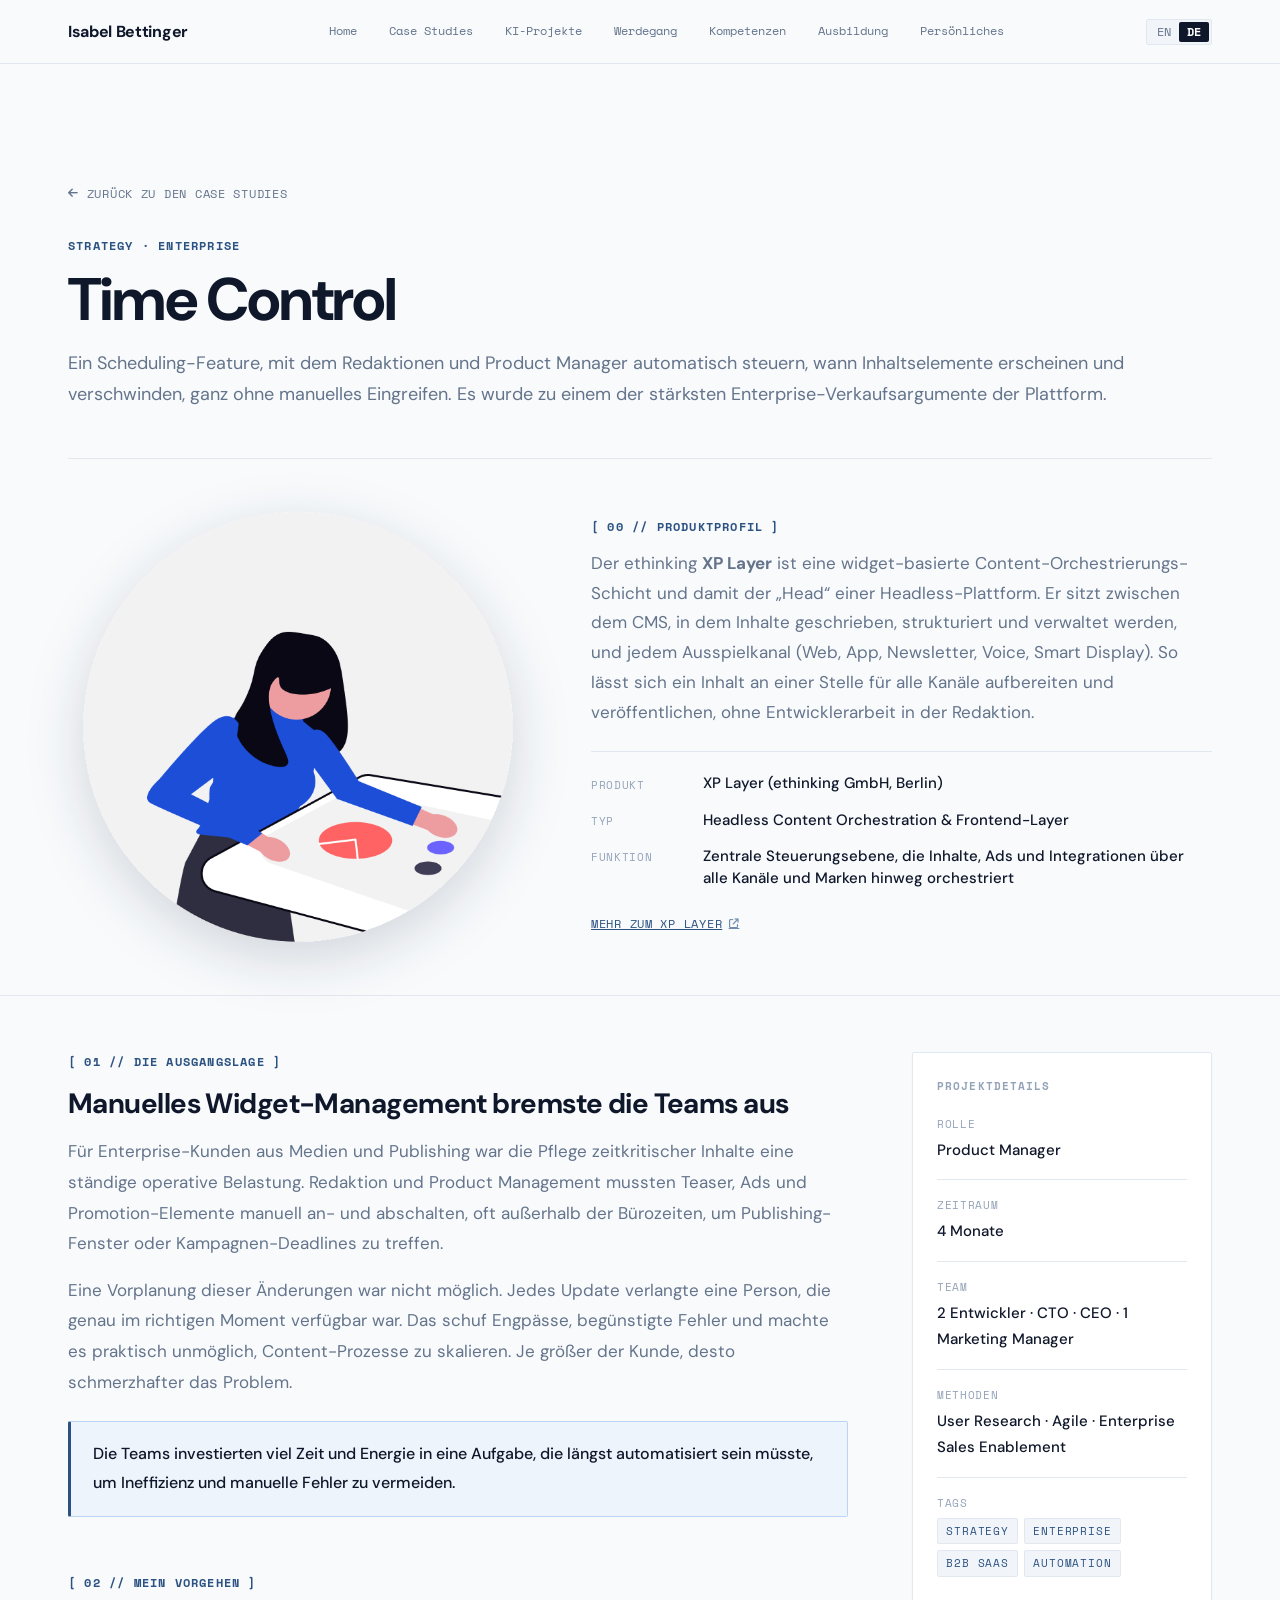
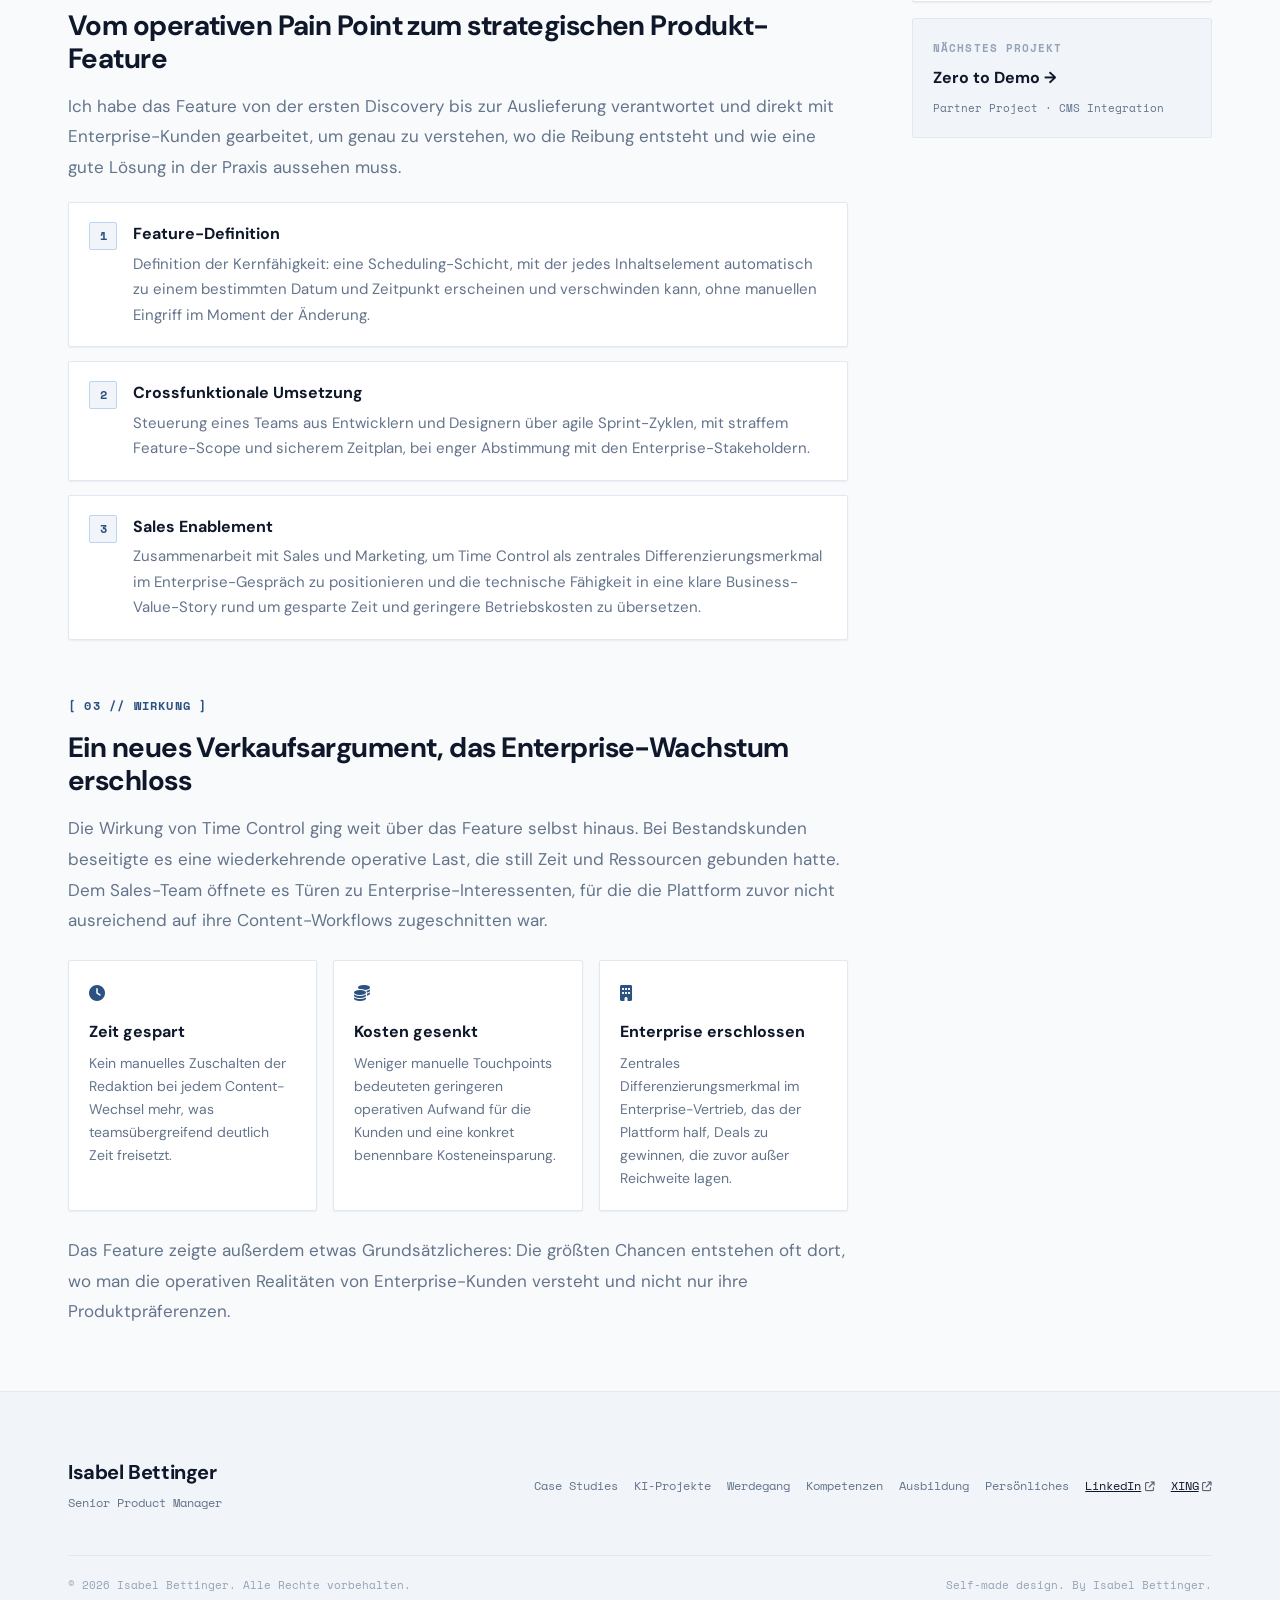
<file: projekt-time-control-de.html>
<!DOCTYPE html>
<html lang="de">
<head>
<meta charset="UTF-8">
<meta name="viewport" content="width=device-width, initial-scale=1.0">
<title>Time Control · Isabel Bettinger</title>
<meta name="description" content="Case Study: Time Control. Ein Scheduling-Feature, das eine manuelle Content-Ops-Last in ein Enterprise-Verkaufsargument verwandelte.">
<link rel="icon" href="favicon.png" type="image/png">
<link rel="apple-touch-icon" href="apple-touch-icon.png">
<link rel="preconnect" href="https://fonts.googleapis.com">
<link rel="preconnect" href="https://fonts.gstatic.com" crossorigin>
<link href="https://fonts.googleapis.com/css2?family=DM+Sans:ital,opsz,wght@0,9..40,300..900;1,9..40,300..900&family=Space+Mono:wght@400;700&display=swap" rel="stylesheet">
<link rel="stylesheet" href="https://cdnjs.cloudflare.com/ajax/libs/font-awesome/6.5.1/css/all.min.css">
<script>document.documentElement.classList.add('js');</script>
<style>
/* ═══ TOKENS (Stitch-Entwurf "Modern Slate Tech", Stand im Duplikat-Projekt) ═══ */
:root{
  --surface:#f8fafc;
  --surface-paper:#f1f5f9;
  --surface-card:#ffffff;
  --surface-dark:#0f172a;
  --surface-dark-card:#1e293b;
  --border-tech:#e2e8f0;
  --border-dark:#334155;
  --charcoal:#0f172a;
  --text-dim:#64748b;
  --text-muted:#94a3b8;
  --accent:#2c5282;
  --accent-soft-bg:#edf4fc;
  --accent-soft-border:#b9d5f3;
  --accent-bright:#38bdf8;
  --portrait-blue:#4a6fa5;
  --mint-dark:#008f53;
  --shadow-tactile:3px 3px 0 #475569;
  --shadow-tactile-hover:4px 4px 0 #334155;
  --shadow-card:0 1px 2px rgba(15,23,42,.06);
  --radius:2px;
  --font-sans:'DM Sans',system-ui,-apple-system,'Segoe UI',sans-serif;
  --font-mono:'Space Mono','SF Mono',ui-monospace,monospace;
  --nav-h:64px;
  --ease:cubic-bezier(.4,0,.2,1);
  --maxw:1240px;
}
*,*::before,*::after{margin:0;padding:0;box-sizing:border-box;}
html{scroll-behavior:smooth;}
body{
  font-family:var(--font-sans);
  background-color:var(--surface);
  color:var(--charcoal);
  line-height:1.65;
  -webkit-font-smoothing:antialiased;
}
img{max-width:100%;height:auto;display:block;}
a{color:inherit;text-decoration:none;}
ul{list-style:none;}

.container{max-width:var(--maxw);margin:0 auto;padding:0 clamp(1.5rem,4vw,3rem);}
.corner-ticks{position:relative;}
.corner-ticks::before,.corner-ticks::after{
  font-family:var(--font-mono);font-size:12px;line-height:1;color:var(--text-muted);
  position:absolute;pointer-events:none;
}
.corner-ticks::before{content:'+';top:-9px;left:-7px;}
.corner-ticks::after{content:'+';bottom:-9px;right:-7px;}

/* Mono-Bausteine */
.kicker{display:inline-flex;align-items:center;gap:.5rem;font-family:var(--font-mono);font-size:.75rem;
  font-weight:700;letter-spacing:.1em;text-transform:uppercase;color:var(--accent);margin-bottom:.75rem;}
.kicker .dot{width:6px;height:6px;border-radius:50%;background:var(--portrait-blue);flex-shrink:0;}
.kicker-plain{font-family:var(--font-mono);font-size:.75rem;font-weight:700;letter-spacing:.1em;
  text-transform:uppercase;color:var(--accent);display:block;margin-bottom:1rem;}
.tag{
  display:inline-block;font-family:var(--font-mono);font-size:.6875rem;letter-spacing:.08em;
  text-transform:uppercase;background:var(--surface-paper);border:1px solid var(--border-tech);
  color:var(--accent);padding:.2rem .5rem;border-radius:var(--radius);
}
.tag-dark{background:var(--surface-dark);border-color:var(--surface-dark);color:#fff;}
.badge-code{
  font-family:var(--font-mono);font-size:10px;letter-spacing:.1em;text-transform:uppercase;
  background:var(--surface-paper);border:1px solid var(--border-tech);color:var(--text-dim);
  padding:.15rem .5rem;border-radius:var(--radius);white-space:nowrap;
}
.date-chip{
  font-family:var(--font-mono);font-size:.75rem;background:var(--surface-paper);
  border:1px solid var(--border-tech);color:var(--charcoal);padding:.25rem .75rem;
  border-radius:var(--radius);white-space:nowrap;
}

/* Typografie */
h1,h2,h3{font-weight:700;letter-spacing:-.02em;color:var(--charcoal);}
h1{font-size:clamp(2.25rem,6vw,3.75rem);line-height:1.08;letter-spacing:-.03em;}
h2{font-size:clamp(1.625rem,3.4vw,2.25rem);line-height:1.18;}
h3{font-size:1.25rem;line-height:1.3;}
.section-head{max-width:42rem;margin-bottom:3rem;}
.section-head.wide{max-width:34rem;}
.section-sub{color:var(--text-dim);margin-top:.75rem;font-size:1rem;}

/* Buttons */
.btn{
  display:inline-flex;align-items:center;justify-content:center;gap:.75rem;
  font-family:var(--font-mono);font-size:.75rem;letter-spacing:.08em;text-transform:uppercase;
  padding:1rem 2rem;border-radius:var(--radius);border:1px solid var(--charcoal);
  box-shadow:var(--shadow-tactile);cursor:pointer;
  transition:transform .15s var(--ease),box-shadow .15s var(--ease),background .15s var(--ease),border-color .15s var(--ease);
}
.btn-primary{background:var(--charcoal);color:#fff;}
.btn-primary:hover{background:#1a2234;border-color:var(--portrait-blue);transform:translate(-1px,-1px);box-shadow:var(--shadow-tactile-hover);}
.btn-secondary{background:var(--surface-card);color:var(--charcoal);}
.btn-secondary:hover{border-color:var(--portrait-blue);transform:translate(-1px,-1px);box-shadow:var(--shadow-tactile-hover);}
.btn:active{transform:translate(2px,2px);box-shadow:1px 1px 0 #475569;}
.btn:focus-visible{outline:2px solid var(--accent-bright);outline-offset:2px;}
.icon-btn{
  width:36px;height:36px;display:inline-flex;align-items:center;justify-content:center;
  background:var(--surface-paper);border:1px solid var(--charcoal);border-radius:var(--radius);
  box-shadow:2px 2px 0 #475569;color:var(--charcoal);flex-shrink:0;
  transition:transform .15s var(--ease),background .15s var(--ease);
}
.icon-btn:hover{background:var(--surface-card);transform:translate(-1px,-1px);}

/* ═══ HEADER ═══ */
.nav{
  position:fixed;top:0;left:0;right:0;height:var(--nav-h);z-index:400;
  background:rgba(248,250,252,.9);backdrop-filter:blur(10px);
  border-bottom:1px solid var(--border-tech);
}
.nav-inner{height:var(--nav-h);display:flex;align-items:center;justify-content:space-between;gap:1.5rem;}
.nav-logo{font-weight:700;font-size:1rem;letter-spacing:-.02em;}
.nav-links{display:flex;align-items:center;gap:2rem;}
.nav-links a{
  font-family:var(--font-mono);font-size:.75rem;color:var(--text-dim);
  padding:.25rem 0;border-bottom:2px solid transparent;
  transition:color .15s var(--ease),border-color .15s var(--ease);
}
.nav-links a:hover{color:var(--charcoal);}
.nav-links a.active{color:var(--charcoal);font-weight:700;border-bottom-color:var(--charcoal);}
.nav-right{display:flex;align-items:center;gap:.75rem;}
.lang-switch{
  display:inline-flex;align-items:center;padding:2px;background:var(--surface-paper);
  border:1px solid var(--border-tech);border-radius:var(--radius);
  font-family:var(--font-mono);font-size:.75rem;
}
.lang-switch button,.lang-switch a{
  font:inherit;border:none;background:none;cursor:pointer;padding:.25rem .5rem;
  border-radius:var(--radius);color:var(--text-dim);transition:all .15s var(--ease);
  text-decoration:none;line-height:1;display:inline-block;
}
.lang-switch button:hover,.lang-switch a:hover{color:var(--charcoal);background:var(--surface-card);}
.lang-switch button[aria-pressed="true"],.lang-switch a.active{background:var(--charcoal);color:#fff;font-weight:700;}
.hamburger{display:none;background:none;border:none;cursor:pointer;padding:.5rem;flex-direction:column;gap:5px;}
.hamburger span{display:block;width:22px;height:2px;background:var(--charcoal);transition:all .25s var(--ease);}
.hamburger.open span:nth-child(1){transform:translateY(7px) rotate(45deg);}
.hamburger.open span:nth-child(2){opacity:0;}
.hamburger.open span:nth-child(3){transform:translateY(-7px) rotate(-45deg);}
.mobile-nav{
  display:none;position:fixed;top:var(--nav-h);left:0;right:0;z-index:390;
  background:var(--surface-card);border-bottom:1px solid var(--border-tech);
  padding:1rem 1.5rem 1.5rem;flex-direction:column;gap:.25rem;
}
.mobile-nav.open{display:flex;}
.mobile-nav a{font-size:1rem;font-weight:500;color:var(--text-dim);padding:.7rem 0;border-bottom:1px solid var(--border-tech);}
.mobile-nav a:last-child{border-bottom:none;}

/* ═══ SEKTIONEN ═══ */
main{padding-top:var(--nav-h);}
section{padding:clamp(3rem,6vw,5rem) 0;border-bottom:1px solid var(--border-tech);}
.card{
  background:var(--surface-card);border:1px solid var(--border-tech);border-radius:var(--radius);
  box-shadow:var(--shadow-card);padding:clamp(1.75rem,3vw,2.25rem);
}
.card h3{display:flex;align-items:center;gap:.6rem;flex-wrap:wrap;margin-bottom:1rem;font-size:1.125rem;}
.card p{color:var(--text-dim);max-width:80ch;font-size:1.0625rem;line-height:1.7;}
.card .card-foot{
  display:flex;align-items:center;gap:.5rem;flex-wrap:wrap;
  max-width:none;
  font-family:var(--font-mono);font-size:.6875rem;line-height:1.6;color:var(--text-muted);
  border-top:1px solid var(--border-tech);margin-top:2rem;padding-top:1.5rem;
}
.card .card-foot span{white-space:nowrap;}
.card-foot .m{color:var(--accent);font-weight:700;}

/* ═══ HERO ═══ */
.hero{padding:clamp(3rem,6vw,4.5rem) 0 clamp(3rem,6vw,5rem);}
.hero-grid{display:grid;grid-template-columns:1.4fr 1fr;gap:clamp(2rem,4vw,2.5rem);align-items:center;}
.hero h1{margin:1.25rem 0 1.5rem;}
.hero-tagline{color:var(--text-dim);font-size:1.0625rem;max-width:56ch;line-height:1.7;margin-bottom:2.5rem;}
.hero-actions{display:flex;gap:1rem;flex-wrap:wrap;}
.hero-portrait{position:relative;justify-self:end;width:100%;max-width:440px;}
.hero-portrait .frame{
  background:var(--surface-card);border:1px solid var(--border-tech);border-radius:var(--radius);
  box-shadow:var(--shadow-card);padding:1.25rem;
}
.hero-portrait img{width:100%;height:auto;border-radius:var(--radius);}

/* ═══ ZITAT-BAND ═══ */
.quote-band{
  background-color:var(--surface-dark);
  background-image:radial-gradient(rgba(255,255,255,.09) 1px,transparent 1px);
  background-size:20px 20px;
  color:#fff;text-align:center;padding:clamp(3.5rem,7vw,6rem) 0;
}
.quote-band .chip{
  display:inline-block;font-family:var(--font-mono);font-size:.6875rem;letter-spacing:.09em;
  text-transform:uppercase;color:var(--accent-bright);
  border:1px solid var(--border-dark);background:var(--surface-dark-card);
  padding:.3rem .7rem;border-radius:var(--radius);margin-bottom:2rem;
}
.quote-band blockquote{
  font-size:clamp(1.25rem,2.6vw,2rem);font-weight:700;letter-spacing:-.02em;line-height:1.35;
  max-width:900px;margin:0 auto 1.75rem;
}
.quote-band .caption{font-family:var(--font-mono);font-size:.75rem;letter-spacing:.1em;
  text-transform:uppercase;color:var(--text-muted);}

/* ═══ PROJEKTE ═══ */
.proj-grid{display:grid;grid-template-columns:repeat(3,1fr);gap:1.5rem;}
.proj-card{
  display:flex;flex-direction:column;background:var(--surface-card);
  border:1px solid var(--border-tech);border-radius:var(--radius);box-shadow:var(--shadow-card);
  padding:1.25rem;
  transition:border-color .2s var(--ease),box-shadow .2s var(--ease);
}
.proj-card:hover{border-color:var(--portrait-blue);box-shadow:0 4px 14px rgba(15,23,42,.10);}
.proj-card:focus-visible{border-color:var(--portrait-blue);box-shadow:0 0 0 2px var(--accent-bright);outline:none;}
.proj-card .badges{display:flex;gap:.4rem;flex-wrap:wrap;margin-bottom:1rem;}
.proj-image{
  border:1px solid var(--border-tech);border-radius:var(--radius);background:var(--surface);
  padding:1.25rem;margin-bottom:1.25rem;
}
.proj-image img{width:100%;height:auto;}
.proj-card h3{margin-bottom:.6rem;font-size:1.125rem;}
.proj-card p{color:var(--text-dim);font-size:.9375rem;flex:1;}
.proj-foot{
  display:flex;align-items:center;justify-content:space-between;gap:1rem;
  border-top:1px solid var(--border-tech);margin-top:1.5rem;padding-top:1rem;
}
.proj-foot span{font-family:var(--font-mono);font-size:.6875rem;color:var(--text-dim);}

/* ═══ ACCORDIONS (native <details>) ═══ */
.ac-group{display:flex;flex-direction:column;gap:1rem;}
.ac-item{
  background:var(--surface-card);border:1px solid var(--border-tech);border-radius:var(--radius);
  box-shadow:var(--shadow-card);transition:border-color .2s var(--ease);overflow:hidden;
}
.ac-item[open]{border-color:var(--charcoal);}
/* Hover auf dem Rahmen nur, wenn er über dem klickbaren Kopf steht */
.ac-item:has(summary.ac-head:hover){border-color:var(--charcoal);}
.ac-item.special{border:1.5px solid rgba(74,111,165,.6);}
.ac-item.special[open],
.ac-item.special:has(summary.ac-head:hover){border-color:var(--portrait-blue);}
summary.ac-head{
  display:flex;align-items:center;gap:1rem;padding:1.5rem;cursor:pointer;
  list-style:none;transition:background .15s var(--ease);
}
summary.ac-head::-webkit-details-marker{display:none;}
summary.ac-head:hover{background:var(--surface);}
.summary-copy{flex:1;min-width:0;}
.summary-copy h3{font-size:1.25rem;font-weight:700;letter-spacing:-.02em;}
.summary-copy .sub{display:block;font-family:var(--font-mono);font-size:.8125rem;font-weight:400;
  color:var(--text-dim);margin-top:.15rem;}
.ac-meta{display:flex;align-items:center;gap:.75rem;flex-shrink:0;}
.chev{
  width:28px;height:28px;display:flex;align-items:center;justify-content:center;flex-shrink:0;
  background:var(--surface-paper);border:1px solid var(--border-tech);border-radius:var(--radius);
  color:var(--charcoal);font-size:.7rem;transition:transform .2s var(--ease);
}
.ac-item[open] .chev{transform:rotate(180deg);}
.ac-body{padding:1rem 1.5rem 1.5rem;border-top:1px solid var(--border-tech);background:var(--surface-paper);}
.ac-body ul{display:flex;flex-direction:column;gap:.75rem;}
.ac-body li{display:flex;align-items:flex-start;gap:.75rem;color:var(--text-dim);font-size:.875rem;}
.ac-body li::before{
  content:'>';font-family:var(--font-mono);font-size:.75rem;font-weight:700;
  color:var(--accent);flex-shrink:0;margin-top:1px;
}
.ac-body p{color:var(--text-dim);font-size:.9375rem;}

/* Personal */
.personal-list{max-width:64rem;}
.personal-icon{
  width:40px;height:40px;display:flex;align-items:center;justify-content:center;flex-shrink:0;
  background:var(--surface-paper);border:1px solid var(--border-tech);border-radius:var(--radius);
  color:var(--charcoal);
}
.personal-copy{flex:1;min-width:0;}
.personal-copy strong{display:flex;align-items:center;gap:.5rem;font-size:1.125rem;font-weight:700;}
.personal-copy .sub{display:block;font-family:var(--font-mono);font-size:.6875rem;letter-spacing:.08em;
  text-transform:uppercase;color:var(--text-muted);margin-top:.2rem;}

/* ═══ SKILLS & TOOLING ═══ */
.skills-grid{display:grid;grid-template-columns:repeat(12,1fr);gap:1.5rem;}
.skill-card{
  display:flex;flex-direction:column;justify-content:space-between;
  background:var(--surface-card);border:1px solid var(--border-tech);border-radius:var(--radius);
  box-shadow:var(--shadow-card);padding:1.75rem;
}
.span-4{grid-column:span 4;}
.span-6{grid-column:span 6;}
.skill-top{display:flex;align-items:center;justify-content:space-between;gap:1rem;margin-bottom:1.5rem;}
.comp-icon{
  width:40px;height:40px;display:flex;align-items:center;justify-content:center;flex-shrink:0;
  background:var(--surface-paper);border:1px solid var(--border-tech);border-radius:var(--radius);
  color:var(--accent);
}
.comp-icon.sm{width:36px;height:36px;}
.inline-icon{display:flex;align-items:center;gap:.75rem;}
.skill-card h3{margin-bottom:1rem;font-size:1.125rem;}
.skill-card li{position:relative;padding-left:1rem;color:var(--text-dim);font-size:.875rem;margin-bottom:.5rem;}
.skill-card li::before{content:'•';position:absolute;left:0;color:var(--accent);font-weight:700;}
.skill-foot{
  display:flex;align-items:center;justify-content:space-between;gap:1rem;
  border-top:1px solid var(--border-tech);margin-top:2rem;padding-top:1rem;
  font-family:var(--font-mono);font-size:.6875rem;color:var(--text-muted);
}
.skill-foot .star{color:var(--accent);}
.skill-foot .m{color:var(--accent);font-weight:700;}
.tool-grid{display:grid;grid-template-columns:repeat(4,1fr);gap:.65rem;}
.tool{
  display:flex;align-items:center;gap:.5rem;background:var(--surface-paper);
  border:1px solid var(--border-tech);border-radius:var(--radius);padding:.5rem .75rem;
  font-family:var(--font-mono);font-size:.75rem;color:var(--charcoal);
}
.tool .p{width:6px;height:6px;border-radius:50%;background:var(--portrait-blue);flex-shrink:0;}
.lang-row{
  display:flex;align-items:center;justify-content:space-between;gap:1rem;
  background:var(--surface-paper);border:1px solid var(--border-tech);border-radius:var(--radius);
  padding:.75rem 1rem;margin-bottom:.75rem;
}
.lang-row .who{display:flex;align-items:center;gap:.75rem;font-weight:500;font-size:.875rem;}
.lang-row .level{
  font-family:var(--font-mono);font-size:.75rem;font-weight:700;color:var(--accent);
  background:var(--accent-soft-bg);border:1px solid var(--accent-soft-border);
  border-radius:var(--radius);padding:.15rem .6rem;
}

/* ═══ EDUCATION ═══ */
.edu-grid{display:grid;grid-template-columns:repeat(3,1fr);gap:1.5rem;}
.edu-card{display:flex;flex-direction:column;background:var(--surface-card);
  border:1px solid var(--border-tech);border-radius:var(--radius);box-shadow:var(--shadow-card);
  padding:1.5rem;}
.edu-top{display:flex;align-items:flex-start;justify-content:space-between;gap:1rem;margin-bottom:1.25rem;}
.edu-card h3{margin-bottom:.35rem;font-size:1.0625rem;}
.edu-org{font-family:var(--font-mono);color:var(--text-dim);font-size:.8125rem;margin-bottom:1rem;}
.edu-card li{position:relative;padding-left:1.1rem;color:var(--text-dim);font-size:.875rem;margin-bottom:.5rem;}
.edu-card li::before{content:'>';position:absolute;left:0;font-family:var(--font-mono);font-size:.7rem;
  color:var(--accent);top:.1rem;}
.edu-card p{color:var(--text-dim);font-size:.9375rem;flex:1;}
.edu-foot{
  display:flex;align-items:center;gap:.5rem;border-top:1px solid var(--border-tech);
  margin-top:1.5rem;padding-top:1rem;font-family:var(--font-mono);font-size:.6875rem;
  text-transform:uppercase;color:var(--text-dim);
}
.edu-foot i{color:var(--mint-dark);}

/* ═══ KONTAKT ═══ */
.contact-wrap{max-width:820px;margin:0 auto;text-align:center;}
.contact-card{background:var(--surface-card);border:1px solid var(--border-tech);
  border-radius:var(--radius);box-shadow:var(--shadow-card);padding:clamp(2rem,5vw,3.5rem);}
.contact-card .kicker-plain{display:inline-block;}
.contact-card p{color:var(--text-dim);max-width:36rem;margin:1rem auto 2.5rem;font-size:1.0625rem;line-height:1.7;}
.contact-actions{display:flex;gap:1rem;justify-content:center;flex-wrap:wrap;}

/* ═══ FOOTER ═══ */
footer{background:var(--surface-paper);border-top:1px solid var(--border-tech);
  padding:clamp(2.5rem,5vw,4rem) 0 1.5rem;}
.footer-inner{display:flex;align-items:center;justify-content:space-between;gap:1.5rem;flex-wrap:wrap;margin-bottom:2.5rem;}
.footer-brand strong{display:block;font-weight:700;font-size:1.25rem;letter-spacing:-.02em;}
.footer-brand span{font-family:var(--font-mono);font-size:.75rem;color:var(--text-dim);}
.footer-links{display:flex;gap:1rem;flex-wrap:wrap;}
.footer-links a{font-family:var(--font-mono);font-size:.75rem;color:var(--text-dim);}
.footer-links a:hover{color:var(--charcoal);}
.footer-links a.hl{color:var(--charcoal);text-decoration:underline;}
.footer-links a .ext-arrow{font-size:.6rem;margin-left:.35em;opacity:.65;
  transition:opacity .15s var(--ease),transform .15s var(--ease);}
.footer-links a:hover .ext-arrow{opacity:1;transform:translate(1px,-1px);}
.footer-bottom{
  display:flex;justify-content:space-between;gap:1rem;flex-wrap:wrap;
  border-top:1px solid var(--border-tech);padding-top:1.25rem;
  font-family:var(--font-mono);font-size:.6875rem;color:var(--text-muted);
}

.js .reveal{opacity:0;transform:translateY(18px);transition:opacity .5s var(--ease),transform .5s var(--ease);}
.js .reveal.visible{opacity:1;transform:none;}
@media (prefers-reduced-motion:reduce){
  .js .reveal{opacity:1;transform:none;transition:none;}
  html{scroll-behavior:auto;}
}

/* ═══ RESPONSIVE ═══ */
@media (max-width:1024px){
  .proj-grid,.edu-grid{grid-template-columns:repeat(2,1fr);}
  .skills-grid{grid-template-columns:repeat(2,1fr);}
  .span-4,.span-6{grid-column:span 1;}
  .tool-grid{grid-template-columns:repeat(2,1fr);}
  .nav-links{display:none;}
  .hamburger{display:flex;}
}
@media (max-width:768px){
  .hero-grid{grid-template-columns:1fr;gap:2.5rem;}
  .hero-portrait{justify-self:center;max-width:380px;}
  .proj-grid,.edu-grid,.skills-grid{grid-template-columns:1fr;}
  .tool-grid{grid-template-columns:repeat(2,1fr);}
  summary.ac-head{flex-wrap:wrap;row-gap:.75rem;padding:1.25rem;}
  .summary-copy{flex-basis:100%;order:2;}
  .ac-meta{margin-left:auto;}
  .ac-body{padding:1rem 1.25rem 1.25rem;}
  .footer-inner{align-items:flex-start;flex-direction:column;}
  .footer-bottom{flex-direction:column;}
}
@media (max-width:480px){
  .hero-actions,.contact-actions{flex-direction:column;align-items:stretch;}
  .btn{justify-content:center;}
  .date-chip{font-size:.6875rem;padding:.2rem .5rem;}
}
/* ═══ CASE STUDY PAGE (auf Basis der index.html-Tokens) ═══ */
.page-hero{padding:calc(var(--nav-h) + 3.5rem) 0 3rem;}
.back-link{
  display:flex;width:max-content;align-items:center;gap:.5rem;
  font-family:var(--font-mono);font-size:.75rem;letter-spacing:.06em;text-transform:uppercase;
  color:var(--text-dim);margin-bottom:1.75rem;
  transition:color .15s var(--ease),gap .15s var(--ease);
}
.back-link:hover{color:var(--accent);gap:.75rem;}
.back-link i{font-size:.7rem;}
.proj-title{font-size:clamp(2.25rem,6vw,3.75rem);line-height:1.08;letter-spacing:-.03em;margin-bottom:1rem;}
.proj-subtitle{color:var(--text-dim);font-size:1.125rem;line-height:1.7;}
/* Hero: Illustration + Produktprofil */
.hero-top{
  display:grid;grid-template-columns:minmax(0,.85fr) minmax(0,1.15fr);
  gap:clamp(2.5rem,5vw,4.5rem);align-items:center;
  margin-top:3rem;padding-top:3rem;border-top:1px solid var(--border-tech);
}
.hero-image{text-align:center;}
.hero-image img{width:100%;max-width:440px;margin:0 auto;filter:drop-shadow(0 16px 28px rgba(15,23,42,.16));}
.product-profile .kicker-plain{margin-bottom:.75rem;}
.product-profile p{color:var(--text-dim);font-size:1.0625rem;line-height:1.75;margin-bottom:1.5rem;}
.pp-list{display:flex;flex-direction:column;gap:.85rem;border-top:1px solid var(--border-tech);padding-top:1.25rem;}
.pp-list li{display:flex;gap:1rem;align-items:flex-start;}
.pp-k{flex:0 0 96px;font-family:var(--font-mono);font-size:.6875rem;letter-spacing:.06em;text-transform:uppercase;color:var(--text-muted);padding-top:.2rem;}
.pp-v{color:var(--charcoal);font-size:.9375rem;font-weight:500;line-height:1.5;}
.pp-link{display:inline-flex;align-items:center;gap:.4rem;margin-top:1.5rem;font-family:var(--font-mono);font-size:.75rem;letter-spacing:.06em;text-transform:uppercase;color:var(--accent);text-decoration:underline;}
.pp-link:hover{color:var(--charcoal);}
.pp-link .ext-arrow{font-size:.6rem;opacity:.65;transition:opacity .15s var(--ease),transform .15s var(--ease);}
.pp-link:hover .ext-arrow{opacity:1;transform:translate(1px,-1px);}

.content-wrap{display:grid;grid-template-columns:minmax(0,1fr) 300px;gap:4rem;padding:3.5rem 0 4rem;align-items:start;}
.content-block{margin-bottom:3.5rem;}
.content-block:last-child{margin-bottom:0;}
.content-block h2{margin:0 0 1rem;font-size:clamp(1.375rem,2.4vw,1.75rem);}
.content-block p{color:var(--text-dim);font-size:1.0625rem;line-height:1.8;margin-bottom:1rem;}
.content-block p:last-child{margin-bottom:0;}

.callout{
  background:var(--accent-soft-bg);border:1px solid var(--accent-soft-border);
  border-left:3px solid var(--accent);border-radius:var(--radius);
  padding:1.125rem 1.375rem;margin:1.5rem 0;
}
.callout p{color:var(--charcoal) !important;font-size:1rem;font-weight:500;margin:0 !important;}

.process-steps{display:flex;flex-direction:column;gap:.875rem;margin-top:1.25rem;}
.process-step{
  display:flex;gap:1rem;align-items:flex-start;padding:1.125rem 1.25rem;
  background:var(--surface-card);border:1px solid var(--border-tech);
  border-radius:var(--radius);box-shadow:var(--shadow-card);
}
.step-num{
  width:28px;height:28px;flex-shrink:0;margin-top:1px;
  display:flex;align-items:center;justify-content:center;
  background:var(--surface-paper);border:1px solid var(--accent-soft-border);border-radius:var(--radius);
  font-family:var(--font-mono);font-size:.75rem;font-weight:700;color:var(--accent);
}
.step-body h4{font-size:1rem;font-weight:700;margin-bottom:.25rem;}
.step-body p{font-size:.9375rem;color:var(--text-dim);line-height:1.7;margin:0;}

.pillars{display:grid;grid-template-columns:repeat(3,1fr);gap:1rem;margin-top:1.5rem;}
.pillar{
  background:var(--surface-card);border:1px solid var(--border-tech);
  border-radius:var(--radius);box-shadow:var(--shadow-card);padding:1.25rem;
}
.pillar-icon{font-size:1rem;color:var(--accent);margin-bottom:.75rem;}
.pillar h4{font-size:1rem;font-weight:700;margin-bottom:.375rem;}
.pillar p{font-size:.875rem;color:var(--text-dim);line-height:1.65;margin:0;}

.sidebar{position:sticky;top:calc(var(--nav-h) + 2rem);display:flex;flex-direction:column;gap:1rem;}
.meta-card{
  background:var(--surface-card);border:1px solid var(--border-tech);
  border-radius:var(--radius);box-shadow:var(--shadow-card);padding:1.5rem;
}
.meta-heading{font-family:var(--font-mono);font-size:.6875rem;font-weight:700;letter-spacing:.1em;text-transform:uppercase;color:var(--text-muted);margin-bottom:1.25rem;}
.meta-item{margin-bottom:1rem;}
.meta-item:last-child{margin-bottom:0;}
.meta-label{display:block;font-family:var(--font-mono);font-size:.6875rem;letter-spacing:.06em;text-transform:uppercase;color:var(--text-muted);margin-bottom:.25rem;}
.meta-value{font-size:.9375rem;font-weight:500;color:var(--charcoal);line-height:1.5;}
.meta-divider{height:1px;background:var(--border-tech);margin:1rem 0;}
.tag-list{display:flex;flex-wrap:wrap;gap:.375rem;margin-top:.375rem;}

.next-project{
  display:flex;flex-direction:column;gap:.5rem;padding:1.25rem;
  background:var(--surface-paper);border:1px solid var(--border-tech);border-radius:var(--radius);
  transition:background .15s var(--ease),border-color .15s var(--ease),transform .15s var(--ease);
}
.next-project:hover{background:var(--surface-card);border-color:var(--portrait-blue);transform:translate(-1px,-1px);}
.next-label{font-family:var(--font-mono);font-size:.6875rem;font-weight:700;letter-spacing:.1em;text-transform:uppercase;color:var(--text-muted);}
.next-title{font-size:1rem;font-weight:700;color:var(--charcoal);}
.next-arrow{font-family:var(--font-mono);font-size:.6875rem;color:var(--text-dim);}

@media (max-width:1024px){
  .content-wrap{grid-template-columns:1fr;gap:2.5rem;}
  .sidebar{position:static;}
}
@media (max-width:768px){
  .pillars{grid-template-columns:1fr;}
}
@media (max-width:900px){
  .hero-top{grid-template-columns:1fr;gap:2rem;}
  .hero-image img{max-width:340px;}
}
</style>
</head>
<body>

<!-- ═══ HEADER ═══ -->
<header class="nav">
  <div class="container nav-inner">
    <a href="index-de.html" class="nav-logo">Isabel Bettinger</a>
    <nav class="nav-links" id="nav-links">
      <a href="index-de.html#home">Home</a>
      <a href="index-de.html#projects">Case Studies</a>
      <a href="index-de.html#ai-projects">KI-Projekte</a>
      <a href="index-de.html#experience">Werdegang</a>
      <a href="index-de.html#competencies">Kompetenzen</a>
      <a href="index-de.html#education">Ausbildung</a>
      <a href="index-de.html#personal">Persönliches</a>
    </nav>
    <div class="nav-right">
      <div class="lang-switch" role="group" aria-label="Sprachauswahl">
        <a href="projekt-time-control.html">EN</a>
        <a href="projekt-time-control-de.html" class="active" aria-current="page">DE</a>
      </div>
      <button class="hamburger" id="hamburger" onclick="toggleMenu()" aria-label="Menü" aria-expanded="false">
        <span></span><span></span><span></span>
      </button>
    </div>
  </div>
</header>
<div class="mobile-nav" id="mobile-nav">
  <a href="index-de.html#home" onclick="closeMenu()">Home</a>
  <a href="index-de.html#projects" onclick="closeMenu()">Case Studies</a>
  <a href="index-de.html#ai-projects" onclick="closeMenu()">KI-Projekte</a>
  <a href="index-de.html#experience" onclick="closeMenu()">Werdegang</a>
  <a href="index-de.html#competencies" onclick="closeMenu()">Kompetenzen</a>
  <a href="index-de.html#education" onclick="closeMenu()">Ausbildung</a>
  <a href="index-de.html#personal" onclick="closeMenu()">Persönliches</a>
</div>

<main>

<!-- ═══ PAGE HERO ═══ -->
<section class="page-hero">
  <div class="container">
    <a href="index-de.html#projects" class="back-link"><i class="fas fa-arrow-left"></i> Zurück zu den Case Studies</a>
    <span class="kicker">Strategy · Enterprise</span>
    <h1 class="proj-title">Time Control</h1>
    <p class="proj-subtitle">Ein Scheduling-Feature, mit dem Redaktionen und Product Manager automatisch steuern, wann Inhaltselemente erscheinen und verschwinden, ganz ohne manuelles Eingreifen. Es wurde zu einem der stärksten Enterprise-Verkaufsargumente der Plattform.</p>
    <div class="hero-top">
      <div class="hero-image reveal">
        <img src="project-time-control-hero.png" alt="Illustration: Person am Tisch mit Pie-Chart" width="656" height="656">
      </div>
      <div class="product-profile reveal">
        <span class="kicker-plain">[ 00 // Produktprofil ]</span>
        <p>Der ethinking <strong>XP Layer</strong> ist eine widget-basierte Content-Orchestrierungs-Schicht und damit der „Head“ einer Headless-Plattform. Er sitzt zwischen dem CMS, in dem Inhalte geschrieben, strukturiert und verwaltet werden, und jedem Ausspielkanal (Web, App, Newsletter, Voice, Smart Display). So lässt sich ein Inhalt an einer Stelle für alle Kanäle aufbereiten und veröffentlichen, ohne Entwicklerarbeit in der Redaktion.</p>
        <ul class="pp-list">
          <li><span class="pp-k">Produkt</span><span class="pp-v">XP Layer (ethinking GmbH, Berlin)</span></li>
          <li><span class="pp-k">Typ</span><span class="pp-v">Headless Content Orchestration &amp; Frontend-Layer</span></li>
          <li><span class="pp-k">Funktion</span><span class="pp-v">Zentrale Steuerungsebene, die Inhalte, Ads und Integrationen über alle Kanäle und Marken hinweg orchestriert</span></li>
        </ul>
        <a class="pp-link" href="https://ethinking.de/xp-layer-content-orchestration-solution-fuer-headless-systeme" target="_blank" rel="noopener" title="XP Layer (öffnet in neuem Tab)">Mehr zum XP Layer<i class="fas fa-arrow-up-right-from-square ext-arrow" aria-hidden="true"></i></a>
      </div>
    </div>
  </div>
</section>

<!-- ═══ CONTENT ═══ -->
<div class="container">
  <div class="content-wrap">

    <div class="content-main">

      <div class="content-block reveal">
        <span class="kicker-plain">[ 01 // Die Ausgangslage ]</span>
        <h2>Manuelles Widget-Management bremste die Teams aus</h2>
        <p>Für Enterprise-Kunden aus Medien und Publishing war die Pflege zeitkritischer Inhalte eine ständige operative Belastung. Redaktion und Product Management mussten Teaser, Ads und Promotion-Elemente manuell an- und abschalten, oft außerhalb der Bürozeiten, um Publishing-Fenster oder Kampagnen-Deadlines zu treffen.</p>
        <p>Eine Vorplanung dieser Änderungen war nicht möglich. Jedes Update verlangte eine Person, die genau im richtigen Moment verfügbar war. Das schuf Engpässe, begünstigte Fehler und machte es praktisch unmöglich, Content-Prozesse zu skalieren. Je größer der Kunde, desto schmerzhafter das Problem.</p>
        <div class="callout">
          <p>Die Teams investierten viel Zeit und Energie in eine Aufgabe, die längst automatisiert sein müsste, um Ineffizienz und manuelle Fehler zu vermeiden.</p>
        </div>
      </div>

      <div class="content-block reveal">
        <span class="kicker-plain">[ 02 // Mein Vorgehen ]</span>
        <h2>Vom operativen Pain Point zum strategischen Produkt-Feature</h2>
        <p>Ich habe das Feature von der ersten Discovery bis zur Auslieferung verantwortet und direkt mit Enterprise-Kunden gearbeitet, um genau zu verstehen, wo die Reibung entsteht und wie eine gute Lösung in der Praxis aussehen muss.</p>

        <div class="process-steps">
          <div class="process-step">
            <div class="step-num">1</div>
            <div class="step-body">
              <h4>Feature-Definition</h4>
              <p>Definition der Kernfähigkeit: eine Scheduling-Schicht, mit der jedes Inhaltselement automatisch zu einem bestimmten Datum und Zeitpunkt erscheinen und verschwinden kann, ohne manuellen Eingriff im Moment der Änderung.</p>
            </div>
          </div>
          <div class="process-step">
            <div class="step-num">2</div>
            <div class="step-body">
              <h4>Crossfunktionale Umsetzung</h4>
              <p>Steuerung eines Teams aus Entwicklern und Designern über agile Sprint-Zyklen, mit straffem Feature-Scope und sicherem Zeitplan, bei enger Abstimmung mit den Enterprise-Stakeholdern.</p>
            </div>
          </div>
          <div class="process-step">
            <div class="step-num">3</div>
            <div class="step-body">
              <h4>Sales Enablement</h4>
              <p>Zusammenarbeit mit Sales und Marketing, um Time Control als zentrales Differenzierungsmerkmal im Enterprise-Gespräch zu positionieren und die technische Fähigkeit in eine klare Business-Value-Story rund um gesparte Zeit und geringere Betriebskosten zu übersetzen.</p>
            </div>
          </div>
        </div>
      </div>

      <div class="content-block reveal">
        <span class="kicker-plain">[ 03 // Wirkung ]</span>
        <h2>Ein neues Verkaufsargument, das Enterprise-Wachstum erschloss</h2>
        <p>Die Wirkung von Time Control ging weit über das Feature selbst hinaus. Bei Bestandskunden beseitigte es eine wiederkehrende operative Last, die still Zeit und Ressourcen gebunden hatte. Dem Sales-Team öffnete es Türen zu Enterprise-Interessenten, für die die Plattform zuvor nicht ausreichend auf ihre Content-Workflows zugeschnitten war.</p>

        <div class="pillars">
          <div class="pillar">
            <div class="pillar-icon"><i class="fas fa-clock"></i></div>
            <h4>Zeit gespart</h4>
            <p>Kein manuelles Zuschalten der Redaktion bei jedem Content-Wechsel mehr, was teamsübergreifend deutlich Zeit freisetzt.</p>
          </div>
          <div class="pillar">
            <div class="pillar-icon"><i class="fas fa-coins"></i></div>
            <h4>Kosten gesenkt</h4>
            <p>Weniger manuelle Touchpoints bedeuteten geringeren operativen Aufwand für die Kunden und eine konkret benennbare Kosteneinsparung.</p>
          </div>
          <div class="pillar">
            <div class="pillar-icon"><i class="fas fa-building"></i></div>
            <h4>Enterprise erschlossen</h4>
            <p>Zentrales Differenzierungsmerkmal im Enterprise-Vertrieb, das der Plattform half, Deals zu gewinnen, die zuvor außer Reichweite lagen.</p>
          </div>
        </div>

        <p style="margin-top:1.5rem;">Das Feature zeigte außerdem etwas Grundsätzlicheres: Die größten Chancen entstehen oft dort, wo man die operativen Realitäten von Enterprise-Kunden versteht und nicht nur ihre Produktpräferenzen.</p>
      </div>

    </div>

    <!-- ═══ SIDEBAR ═══ -->
    <aside class="sidebar">
      <div class="meta-card reveal">
        <div class="meta-heading">Projektdetails</div>
        <div class="meta-item">
          <span class="meta-label">Rolle</span>
          <span class="meta-value">Product Manager</span>
        </div>
        <div class="meta-divider"></div>
        <div class="meta-item">
          <span class="meta-label">Zeitraum</span>
          <span class="meta-value">4 Monate</span>
        </div>
        <div class="meta-divider"></div>
        <div class="meta-item">
          <span class="meta-label">Team</span>
          <span class="meta-value">2 Entwickler · CTO · CEO · 1 Marketing Manager</span>
        </div>
        <div class="meta-divider"></div>
        <div class="meta-item">
          <span class="meta-label">Methoden</span>
          <span class="meta-value">User Research · Agile · Enterprise Sales Enablement</span>
        </div>
        <div class="meta-divider"></div>
        <div class="meta-item">
          <span class="meta-label">Tags</span>
          <div class="tag-list">
            <span class="tag">Strategy</span>
            <span class="tag">Enterprise</span>
            <span class="tag">B2B SaaS</span>
            <span class="tag">Automation</span>
          </div>
        </div>
      </div>

      <a href="projekt-zero-to-demo-de.html" class="next-project reveal">
        <span class="next-label">Nächstes Projekt</span>
        <span class="next-title">Zero to Demo →</span>
        <span class="next-arrow">Partner Project · CMS Integration</span>
      </a>
    </aside>

  </div>
</div>

</main>

<!-- ═══ FOOTER ═══ -->
<footer>
  <div class="container">
    <div class="footer-inner">
      <div class="footer-brand">
        <strong>Isabel Bettinger</strong>
        <span>Senior Product Manager</span>
      </div>
      <nav class="footer-links">
        <a href="index-de.html#projects">Case Studies</a>
        <a href="index-de.html#ai-projects">KI-Projekte</a>
        <a href="index-de.html#experience">Werdegang</a>
        <a href="index-de.html#competencies">Kompetenzen</a>
        <a href="index-de.html#education">Ausbildung</a>
        <a href="index-de.html#personal">Persönliches</a>
        <a href="https://www.linkedin.com/in/isabel-bettinger/" target="_blank" rel="noopener" class="hl" title="LinkedIn (öffnet in neuem Tab)">LinkedIn<i class="fas fa-arrow-up-right-from-square ext-arrow" aria-hidden="true"></i></a>
        <a href="https://www.xing.com/profile/Isabel_Bettinger2" target="_blank" rel="noopener" class="hl" title="XING (öffnet in neuem Tab)">XING<i class="fas fa-arrow-up-right-from-square ext-arrow" aria-hidden="true"></i></a>
      </nav>
    </div>
    <div class="footer-bottom">
      <span>&copy; 2026 Isabel Bettinger. Alle Rechte vorbehalten.</span>
      <span>Self-made design. By Isabel Bettinger.</span>
    </div>
  </div>
</footer>

<script>
function toggleMenu(){
  const hb = document.getElementById('hamburger');
  const mn = document.getElementById('mobile-nav');
  hb.classList.toggle('open');
  mn.classList.toggle('open');
  hb.setAttribute('aria-expanded', mn.classList.contains('open') ? 'true' : 'false');
}
function closeMenu(){
  document.getElementById('hamburger').classList.remove('open');
  document.getElementById('mobile-nav').classList.remove('open');
  document.getElementById('hamburger').setAttribute('aria-expanded','false');
}
const observer = new IntersectionObserver((entries) => {
  entries.forEach(e => { if (e.isIntersecting) e.target.classList.add('visible'); });
}, { threshold: 0.08, rootMargin: '0px 0px -40px 0px' });
document.querySelectorAll('.reveal').forEach(el => observer.observe(el));
</script>
</body>
</html>
</file>
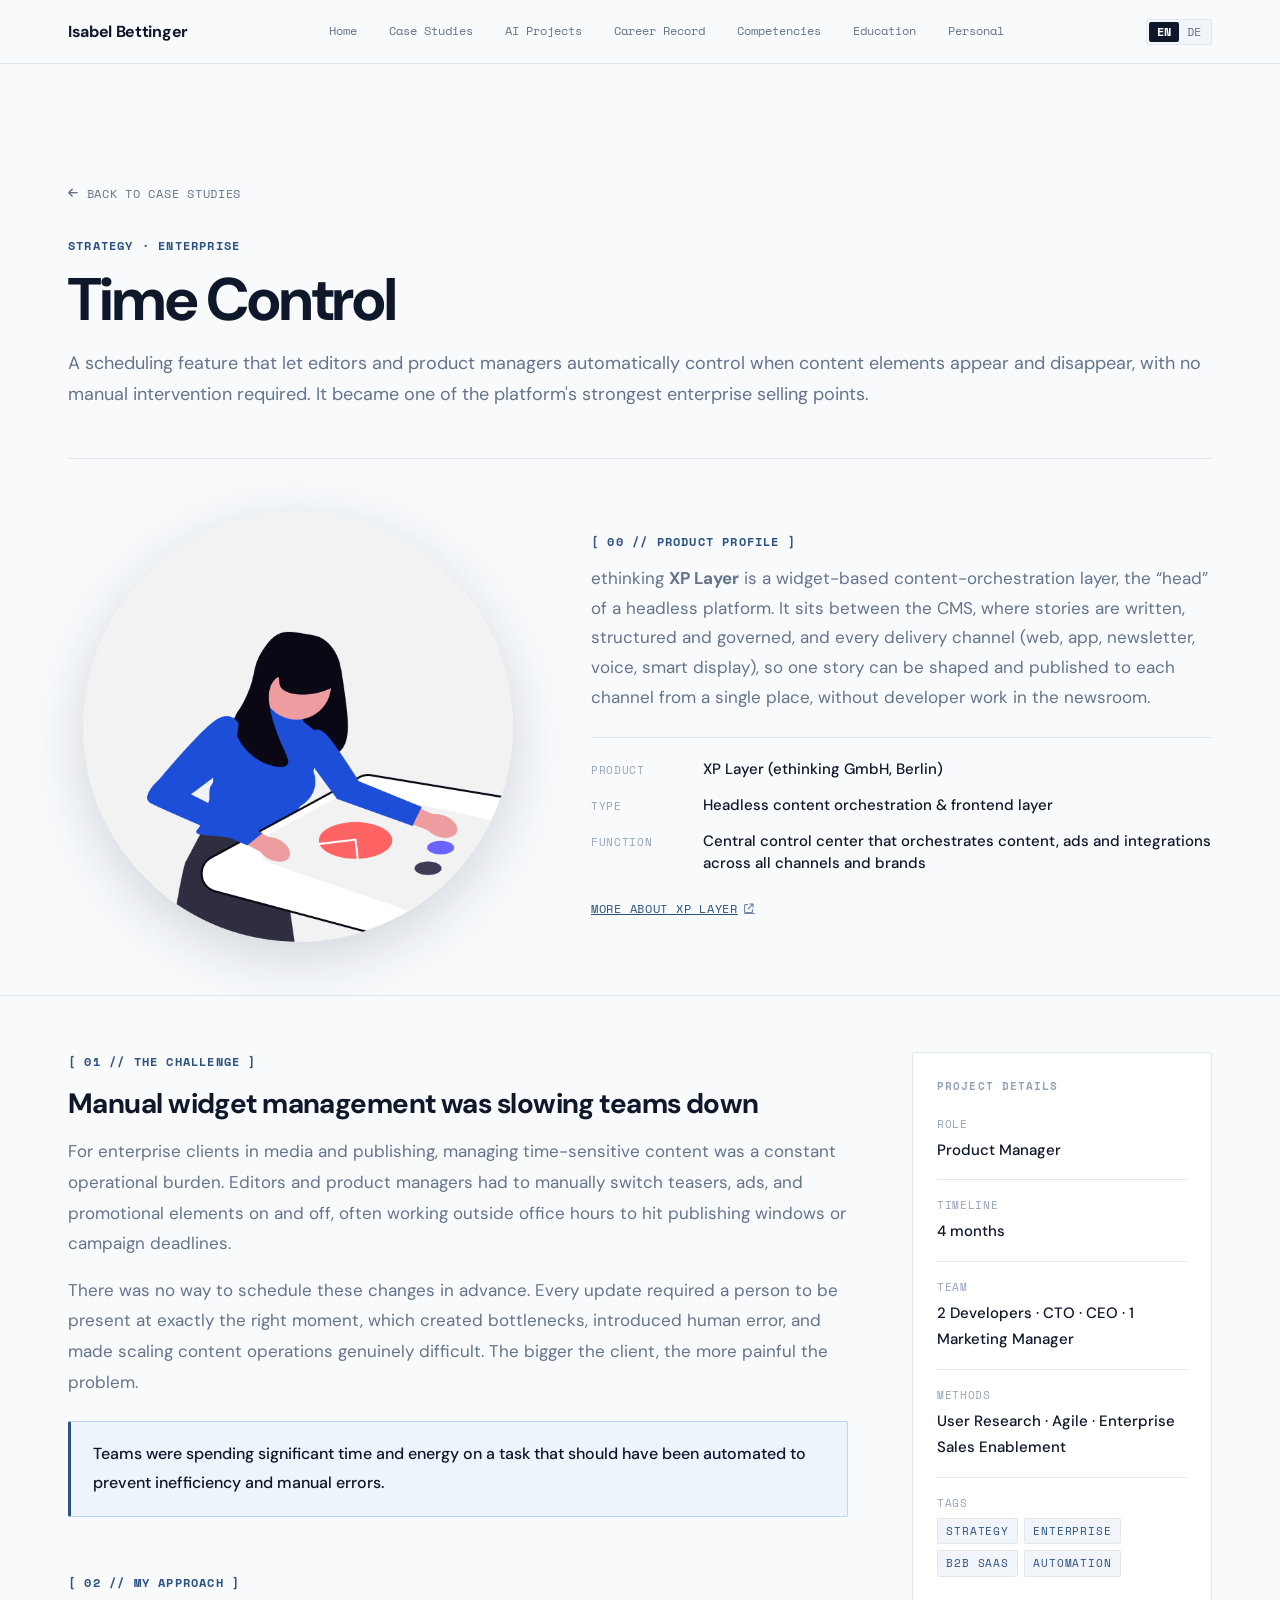
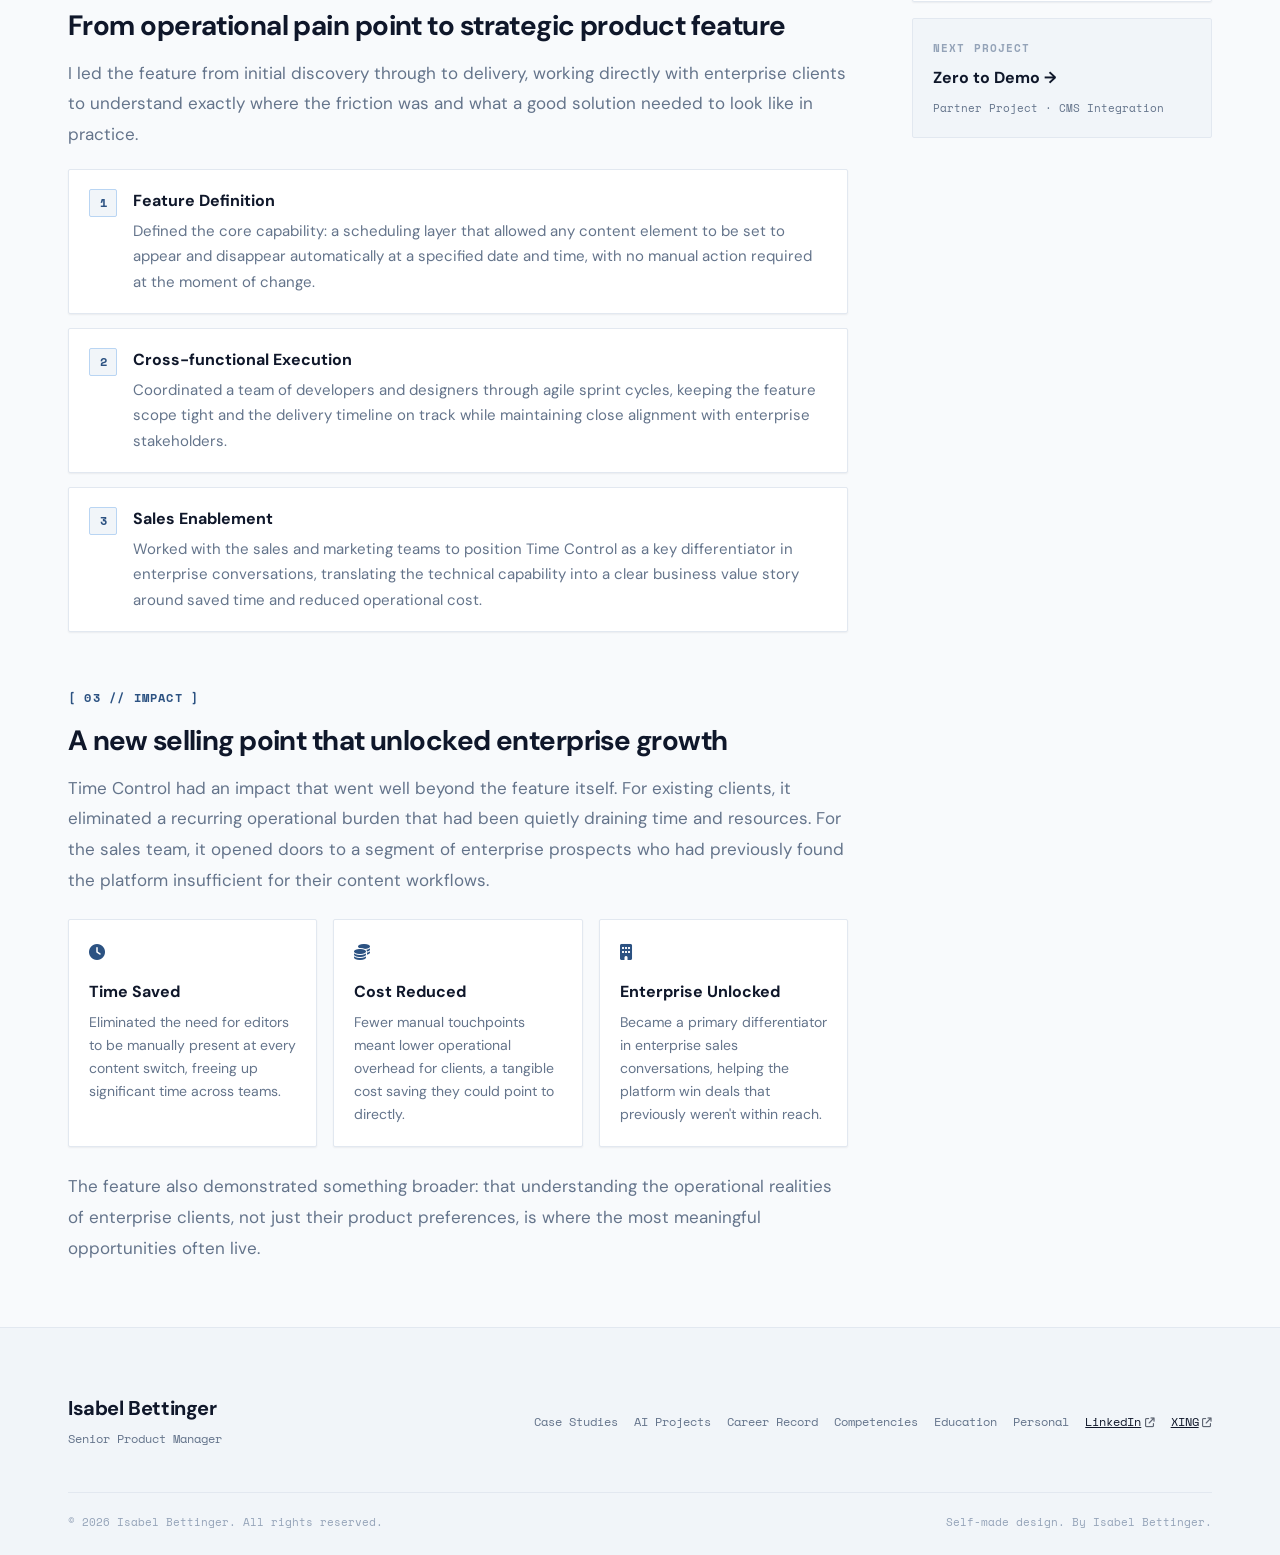
<file: projekt-time-control.html>
<!DOCTYPE html>
<html lang="en">
<head>
<meta charset="UTF-8">
<meta name="viewport" content="width=device-width, initial-scale=1.0">
<title>Time Control · Isabel Bettinger</title>
<meta name="description" content="Case Study: Time Control. A scheduling feature that turned a manual content-ops burden into an enterprise selling point.">
<link rel="icon" href="favicon.png" type="image/png">
<link rel="apple-touch-icon" href="apple-touch-icon.png">
<link rel="preconnect" href="https://fonts.googleapis.com">
<link rel="preconnect" href="https://fonts.gstatic.com" crossorigin>
<link href="https://fonts.googleapis.com/css2?family=DM+Sans:ital,opsz,wght@0,9..40,300..900;1,9..40,300..900&family=Space+Mono:wght@400;700&display=swap" rel="stylesheet">
<link rel="stylesheet" href="https://cdnjs.cloudflare.com/ajax/libs/font-awesome/6.5.1/css/all.min.css">
<script>document.documentElement.classList.add('js');</script>
<style>
/* ═══ TOKENS (Stitch-Entwurf "Modern Slate Tech", Stand im Duplikat-Projekt) ═══ */
:root{
  --surface:#f8fafc;
  --surface-paper:#f1f5f9;
  --surface-card:#ffffff;
  --surface-dark:#0f172a;
  --surface-dark-card:#1e293b;
  --border-tech:#e2e8f0;
  --border-dark:#334155;
  --charcoal:#0f172a;
  --text-dim:#64748b;
  --text-muted:#94a3b8;
  --accent:#2c5282;
  --accent-soft-bg:#edf4fc;
  --accent-soft-border:#b9d5f3;
  --accent-bright:#38bdf8;
  --portrait-blue:#4a6fa5;
  --mint-dark:#008f53;
  --shadow-tactile:3px 3px 0 #475569;
  --shadow-tactile-hover:4px 4px 0 #334155;
  --shadow-card:0 1px 2px rgba(15,23,42,.06);
  --radius:2px;
  --font-sans:'DM Sans',system-ui,-apple-system,'Segoe UI',sans-serif;
  --font-mono:'Space Mono','SF Mono',ui-monospace,monospace;
  --nav-h:64px;
  --ease:cubic-bezier(.4,0,.2,1);
  --maxw:1240px;
}
*,*::before,*::after{margin:0;padding:0;box-sizing:border-box;}
html{scroll-behavior:smooth;}
body{
  font-family:var(--font-sans);
  background-color:var(--surface);
  color:var(--charcoal);
  line-height:1.65;
  -webkit-font-smoothing:antialiased;
}
img{max-width:100%;height:auto;display:block;}
a{color:inherit;text-decoration:none;}
ul{list-style:none;}

.container{max-width:var(--maxw);margin:0 auto;padding:0 clamp(1.5rem,4vw,3rem);}
.corner-ticks{position:relative;}
.corner-ticks::before,.corner-ticks::after{
  font-family:var(--font-mono);font-size:12px;line-height:1;color:var(--text-muted);
  position:absolute;pointer-events:none;
}
.corner-ticks::before{content:'+';top:-9px;left:-7px;}
.corner-ticks::after{content:'+';bottom:-9px;right:-7px;}

/* Mono-Bausteine */
.kicker{display:inline-flex;align-items:center;gap:.5rem;font-family:var(--font-mono);font-size:.75rem;
  font-weight:700;letter-spacing:.1em;text-transform:uppercase;color:var(--accent);margin-bottom:.75rem;}
.kicker .dot{width:6px;height:6px;border-radius:50%;background:var(--portrait-blue);flex-shrink:0;}
.kicker-plain{font-family:var(--font-mono);font-size:.75rem;font-weight:700;letter-spacing:.1em;
  text-transform:uppercase;color:var(--accent);display:block;margin-bottom:1rem;}
.tag{
  display:inline-block;font-family:var(--font-mono);font-size:.6875rem;letter-spacing:.08em;
  text-transform:uppercase;background:var(--surface-paper);border:1px solid var(--border-tech);
  color:var(--accent);padding:.2rem .5rem;border-radius:var(--radius);
}
.tag-dark{background:var(--surface-dark);border-color:var(--surface-dark);color:#fff;}
.badge-code{
  font-family:var(--font-mono);font-size:10px;letter-spacing:.1em;text-transform:uppercase;
  background:var(--surface-paper);border:1px solid var(--border-tech);color:var(--text-dim);
  padding:.15rem .5rem;border-radius:var(--radius);white-space:nowrap;
}
.date-chip{
  font-family:var(--font-mono);font-size:.75rem;background:var(--surface-paper);
  border:1px solid var(--border-tech);color:var(--charcoal);padding:.25rem .75rem;
  border-radius:var(--radius);white-space:nowrap;
}

/* Typografie */
h1,h2,h3{font-weight:700;letter-spacing:-.02em;color:var(--charcoal);}
h1{font-size:clamp(2.25rem,6vw,3.75rem);line-height:1.08;letter-spacing:-.03em;}
h2{font-size:clamp(1.625rem,3.4vw,2.25rem);line-height:1.18;}
h3{font-size:1.25rem;line-height:1.3;}
.section-head{max-width:42rem;margin-bottom:3rem;}
.section-head.wide{max-width:34rem;}
.section-sub{color:var(--text-dim);margin-top:.75rem;font-size:1rem;}

/* Buttons */
.btn{
  display:inline-flex;align-items:center;justify-content:center;gap:.75rem;
  font-family:var(--font-mono);font-size:.75rem;letter-spacing:.08em;text-transform:uppercase;
  padding:1rem 2rem;border-radius:var(--radius);border:1px solid var(--charcoal);
  box-shadow:var(--shadow-tactile);cursor:pointer;
  transition:transform .15s var(--ease),box-shadow .15s var(--ease),background .15s var(--ease),border-color .15s var(--ease);
}
.btn-primary{background:var(--charcoal);color:#fff;}
.btn-primary:hover{background:#1a2234;border-color:var(--portrait-blue);transform:translate(-1px,-1px);box-shadow:var(--shadow-tactile-hover);}
.btn-secondary{background:var(--surface-card);color:var(--charcoal);}
.btn-secondary:hover{border-color:var(--portrait-blue);transform:translate(-1px,-1px);box-shadow:var(--shadow-tactile-hover);}
.btn:active{transform:translate(2px,2px);box-shadow:1px 1px 0 #475569;}
.btn:focus-visible{outline:2px solid var(--accent-bright);outline-offset:2px;}
.icon-btn{
  width:36px;height:36px;display:inline-flex;align-items:center;justify-content:center;
  background:var(--surface-paper);border:1px solid var(--charcoal);border-radius:var(--radius);
  box-shadow:2px 2px 0 #475569;color:var(--charcoal);flex-shrink:0;
  transition:transform .15s var(--ease),background .15s var(--ease);
}
.icon-btn:hover{background:var(--surface-card);transform:translate(-1px,-1px);}

/* ═══ HEADER ═══ */
.nav{
  position:fixed;top:0;left:0;right:0;height:var(--nav-h);z-index:400;
  background:rgba(248,250,252,.9);backdrop-filter:blur(10px);
  border-bottom:1px solid var(--border-tech);
}
.nav-inner{height:var(--nav-h);display:flex;align-items:center;justify-content:space-between;gap:1.5rem;}
.nav-logo{font-weight:700;font-size:1rem;letter-spacing:-.02em;}
.nav-links{display:flex;align-items:center;gap:2rem;}
.nav-links a{
  font-family:var(--font-mono);font-size:.75rem;color:var(--text-dim);
  padding:.25rem 0;border-bottom:2px solid transparent;
  transition:color .15s var(--ease),border-color .15s var(--ease);
}
.nav-links a:hover{color:var(--charcoal);}
.nav-links a.active{color:var(--charcoal);font-weight:700;border-bottom-color:var(--charcoal);}
.nav-right{display:flex;align-items:center;gap:.75rem;}
.lang-switch{
  display:inline-flex;align-items:center;padding:2px;background:var(--surface-paper);
  border:1px solid var(--border-tech);border-radius:var(--radius);
  font-family:var(--font-mono);font-size:.75rem;
}
.lang-switch button,.lang-switch a{
  font:inherit;border:none;background:none;cursor:pointer;padding:.25rem .5rem;
  border-radius:var(--radius);color:var(--text-dim);transition:all .15s var(--ease);
  text-decoration:none;line-height:1;display:inline-block;
}
.lang-switch button:hover,.lang-switch a:hover{color:var(--charcoal);background:var(--surface-card);}
.lang-switch button[aria-pressed="true"],.lang-switch a.active{background:var(--charcoal);color:#fff;font-weight:700;}
.hamburger{display:none;background:none;border:none;cursor:pointer;padding:.5rem;flex-direction:column;gap:5px;}
.hamburger span{display:block;width:22px;height:2px;background:var(--charcoal);transition:all .25s var(--ease);}
.hamburger.open span:nth-child(1){transform:translateY(7px) rotate(45deg);}
.hamburger.open span:nth-child(2){opacity:0;}
.hamburger.open span:nth-child(3){transform:translateY(-7px) rotate(-45deg);}
.mobile-nav{
  display:none;position:fixed;top:var(--nav-h);left:0;right:0;z-index:390;
  background:var(--surface-card);border-bottom:1px solid var(--border-tech);
  padding:1rem 1.5rem 1.5rem;flex-direction:column;gap:.25rem;
}
.mobile-nav.open{display:flex;}
.mobile-nav a{font-size:1rem;font-weight:500;color:var(--text-dim);padding:.7rem 0;border-bottom:1px solid var(--border-tech);}
.mobile-nav a:last-child{border-bottom:none;}

/* ═══ SEKTIONEN ═══ */
main{padding-top:var(--nav-h);}
section{padding:clamp(3rem,6vw,5rem) 0;border-bottom:1px solid var(--border-tech);}
.card{
  background:var(--surface-card);border:1px solid var(--border-tech);border-radius:var(--radius);
  box-shadow:var(--shadow-card);padding:clamp(1.75rem,3vw,2.25rem);
}
.card h3{display:flex;align-items:center;gap:.6rem;flex-wrap:wrap;margin-bottom:1rem;font-size:1.125rem;}
.card p{color:var(--text-dim);max-width:80ch;font-size:1.0625rem;line-height:1.7;}
.card .card-foot{
  display:flex;align-items:center;gap:.5rem;flex-wrap:wrap;
  max-width:none;
  font-family:var(--font-mono);font-size:.6875rem;line-height:1.6;color:var(--text-muted);
  border-top:1px solid var(--border-tech);margin-top:2rem;padding-top:1.5rem;
}
.card .card-foot span{white-space:nowrap;}
.card-foot .m{color:var(--accent);font-weight:700;}

/* ═══ HERO ═══ */
.hero{padding:clamp(3rem,6vw,4.5rem) 0 clamp(3rem,6vw,5rem);}
.hero-grid{display:grid;grid-template-columns:1.4fr 1fr;gap:clamp(2rem,4vw,2.5rem);align-items:center;}
.hero h1{margin:1.25rem 0 1.5rem;}
.hero-tagline{color:var(--text-dim);font-size:1.0625rem;max-width:56ch;line-height:1.7;margin-bottom:2.5rem;}
.hero-actions{display:flex;gap:1rem;flex-wrap:wrap;}
.hero-portrait{position:relative;justify-self:end;width:100%;max-width:440px;}
.hero-portrait .frame{
  background:var(--surface-card);border:1px solid var(--border-tech);border-radius:var(--radius);
  box-shadow:var(--shadow-card);padding:1.25rem;
}
.hero-portrait img{width:100%;height:auto;border-radius:var(--radius);}

/* ═══ ZITAT-BAND ═══ */
.quote-band{
  background-color:var(--surface-dark);
  background-image:radial-gradient(rgba(255,255,255,.09) 1px,transparent 1px);
  background-size:20px 20px;
  color:#fff;text-align:center;padding:clamp(3.5rem,7vw,6rem) 0;
}
.quote-band .chip{
  display:inline-block;font-family:var(--font-mono);font-size:.6875rem;letter-spacing:.09em;
  text-transform:uppercase;color:var(--accent-bright);
  border:1px solid var(--border-dark);background:var(--surface-dark-card);
  padding:.3rem .7rem;border-radius:var(--radius);margin-bottom:2rem;
}
.quote-band blockquote{
  font-size:clamp(1.25rem,2.6vw,2rem);font-weight:700;letter-spacing:-.02em;line-height:1.35;
  max-width:900px;margin:0 auto 1.75rem;
}
.quote-band .caption{font-family:var(--font-mono);font-size:.75rem;letter-spacing:.1em;
  text-transform:uppercase;color:var(--text-muted);}

/* ═══ PROJEKTE ═══ */
.proj-grid{display:grid;grid-template-columns:repeat(3,1fr);gap:1.5rem;}
.proj-card{
  display:flex;flex-direction:column;background:var(--surface-card);
  border:1px solid var(--border-tech);border-radius:var(--radius);box-shadow:var(--shadow-card);
  padding:1.25rem;
  transition:border-color .2s var(--ease),box-shadow .2s var(--ease);
}
.proj-card:hover{border-color:var(--portrait-blue);box-shadow:0 4px 14px rgba(15,23,42,.10);}
.proj-card:focus-visible{border-color:var(--portrait-blue);box-shadow:0 0 0 2px var(--accent-bright);outline:none;}
.proj-card .badges{display:flex;gap:.4rem;flex-wrap:wrap;margin-bottom:1rem;}
.proj-image{
  border:1px solid var(--border-tech);border-radius:var(--radius);background:var(--surface);
  padding:1.25rem;margin-bottom:1.25rem;
}
.proj-image img{width:100%;height:auto;}
.proj-card h3{margin-bottom:.6rem;font-size:1.125rem;}
.proj-card p{color:var(--text-dim);font-size:.9375rem;flex:1;}
.proj-foot{
  display:flex;align-items:center;justify-content:space-between;gap:1rem;
  border-top:1px solid var(--border-tech);margin-top:1.5rem;padding-top:1rem;
}
.proj-foot span{font-family:var(--font-mono);font-size:.6875rem;color:var(--text-dim);}

/* ═══ ACCORDIONS (native <details>) ═══ */
.ac-group{display:flex;flex-direction:column;gap:1rem;}
.ac-item{
  background:var(--surface-card);border:1px solid var(--border-tech);border-radius:var(--radius);
  box-shadow:var(--shadow-card);transition:border-color .2s var(--ease);overflow:hidden;
}
.ac-item[open]{border-color:var(--charcoal);}
/* Hover auf dem Rahmen nur, wenn er über dem klickbaren Kopf steht */
.ac-item:has(summary.ac-head:hover){border-color:var(--charcoal);}
.ac-item.special{border:1.5px solid rgba(74,111,165,.6);}
.ac-item.special[open],
.ac-item.special:has(summary.ac-head:hover){border-color:var(--portrait-blue);}
summary.ac-head{
  display:flex;align-items:center;gap:1rem;padding:1.5rem;cursor:pointer;
  list-style:none;transition:background .15s var(--ease);
}
summary.ac-head::-webkit-details-marker{display:none;}
summary.ac-head:hover{background:var(--surface);}
.summary-copy{flex:1;min-width:0;}
.summary-copy h3{font-size:1.25rem;font-weight:700;letter-spacing:-.02em;}
.summary-copy .sub{display:block;font-family:var(--font-mono);font-size:.8125rem;font-weight:400;
  color:var(--text-dim);margin-top:.15rem;}
.ac-meta{display:flex;align-items:center;gap:.75rem;flex-shrink:0;}
.chev{
  width:28px;height:28px;display:flex;align-items:center;justify-content:center;flex-shrink:0;
  background:var(--surface-paper);border:1px solid var(--border-tech);border-radius:var(--radius);
  color:var(--charcoal);font-size:.7rem;transition:transform .2s var(--ease);
}
.ac-item[open] .chev{transform:rotate(180deg);}
.ac-body{padding:1rem 1.5rem 1.5rem;border-top:1px solid var(--border-tech);background:var(--surface-paper);}
.ac-body ul{display:flex;flex-direction:column;gap:.75rem;}
.ac-body li{display:flex;align-items:flex-start;gap:.75rem;color:var(--text-dim);font-size:.875rem;}
.ac-body li::before{
  content:'>';font-family:var(--font-mono);font-size:.75rem;font-weight:700;
  color:var(--accent);flex-shrink:0;margin-top:1px;
}
.ac-body p{color:var(--text-dim);font-size:.9375rem;}

/* Personal */
.personal-list{max-width:64rem;}
.personal-icon{
  width:40px;height:40px;display:flex;align-items:center;justify-content:center;flex-shrink:0;
  background:var(--surface-paper);border:1px solid var(--border-tech);border-radius:var(--radius);
  color:var(--charcoal);
}
.personal-copy{flex:1;min-width:0;}
.personal-copy strong{display:flex;align-items:center;gap:.5rem;font-size:1.125rem;font-weight:700;}
.personal-copy .sub{display:block;font-family:var(--font-mono);font-size:.6875rem;letter-spacing:.08em;
  text-transform:uppercase;color:var(--text-muted);margin-top:.2rem;}

/* ═══ SKILLS & TOOLING ═══ */
.skills-grid{display:grid;grid-template-columns:repeat(12,1fr);gap:1.5rem;}
.skill-card{
  display:flex;flex-direction:column;justify-content:space-between;
  background:var(--surface-card);border:1px solid var(--border-tech);border-radius:var(--radius);
  box-shadow:var(--shadow-card);padding:1.75rem;
}
.span-4{grid-column:span 4;}
.span-6{grid-column:span 6;}
.skill-top{display:flex;align-items:center;justify-content:space-between;gap:1rem;margin-bottom:1.5rem;}
.comp-icon{
  width:40px;height:40px;display:flex;align-items:center;justify-content:center;flex-shrink:0;
  background:var(--surface-paper);border:1px solid var(--border-tech);border-radius:var(--radius);
  color:var(--accent);
}
.comp-icon.sm{width:36px;height:36px;}
.inline-icon{display:flex;align-items:center;gap:.75rem;}
.skill-card h3{margin-bottom:1rem;font-size:1.125rem;}
.skill-card li{position:relative;padding-left:1rem;color:var(--text-dim);font-size:.875rem;margin-bottom:.5rem;}
.skill-card li::before{content:'•';position:absolute;left:0;color:var(--accent);font-weight:700;}
.skill-foot{
  display:flex;align-items:center;justify-content:space-between;gap:1rem;
  border-top:1px solid var(--border-tech);margin-top:2rem;padding-top:1rem;
  font-family:var(--font-mono);font-size:.6875rem;color:var(--text-muted);
}
.skill-foot .star{color:var(--accent);}
.skill-foot .m{color:var(--accent);font-weight:700;}
.tool-grid{display:grid;grid-template-columns:repeat(4,1fr);gap:.65rem;}
.tool{
  display:flex;align-items:center;gap:.5rem;background:var(--surface-paper);
  border:1px solid var(--border-tech);border-radius:var(--radius);padding:.5rem .75rem;
  font-family:var(--font-mono);font-size:.75rem;color:var(--charcoal);
}
.tool .p{width:6px;height:6px;border-radius:50%;background:var(--portrait-blue);flex-shrink:0;}
.lang-row{
  display:flex;align-items:center;justify-content:space-between;gap:1rem;
  background:var(--surface-paper);border:1px solid var(--border-tech);border-radius:var(--radius);
  padding:.75rem 1rem;margin-bottom:.75rem;
}
.lang-row .who{display:flex;align-items:center;gap:.75rem;font-weight:500;font-size:.875rem;}
.lang-row .level{
  font-family:var(--font-mono);font-size:.75rem;font-weight:700;color:var(--accent);
  background:var(--accent-soft-bg);border:1px solid var(--accent-soft-border);
  border-radius:var(--radius);padding:.15rem .6rem;
}

/* ═══ EDUCATION ═══ */
.edu-grid{display:grid;grid-template-columns:repeat(3,1fr);gap:1.5rem;}
.edu-card{display:flex;flex-direction:column;background:var(--surface-card);
  border:1px solid var(--border-tech);border-radius:var(--radius);box-shadow:var(--shadow-card);
  padding:1.5rem;}
.edu-top{display:flex;align-items:flex-start;justify-content:space-between;gap:1rem;margin-bottom:1.25rem;}
.edu-card h3{margin-bottom:.35rem;font-size:1.0625rem;}
.edu-org{font-family:var(--font-mono);color:var(--text-dim);font-size:.8125rem;margin-bottom:1rem;}
.edu-card li{position:relative;padding-left:1.1rem;color:var(--text-dim);font-size:.875rem;margin-bottom:.5rem;}
.edu-card li::before{content:'>';position:absolute;left:0;font-family:var(--font-mono);font-size:.7rem;
  color:var(--accent);top:.1rem;}
.edu-card p{color:var(--text-dim);font-size:.9375rem;flex:1;}
.edu-foot{
  display:flex;align-items:center;gap:.5rem;border-top:1px solid var(--border-tech);
  margin-top:1.5rem;padding-top:1rem;font-family:var(--font-mono);font-size:.6875rem;
  text-transform:uppercase;color:var(--text-dim);
}
.edu-foot i{color:var(--mint-dark);}

/* ═══ KONTAKT ═══ */
.contact-wrap{max-width:820px;margin:0 auto;text-align:center;}
.contact-card{background:var(--surface-card);border:1px solid var(--border-tech);
  border-radius:var(--radius);box-shadow:var(--shadow-card);padding:clamp(2rem,5vw,3.5rem);}
.contact-card .kicker-plain{display:inline-block;}
.contact-card p{color:var(--text-dim);max-width:36rem;margin:1rem auto 2.5rem;font-size:1.0625rem;line-height:1.7;}
.contact-actions{display:flex;gap:1rem;justify-content:center;flex-wrap:wrap;}

/* ═══ FOOTER ═══ */
footer{background:var(--surface-paper);border-top:1px solid var(--border-tech);
  padding:clamp(2.5rem,5vw,4rem) 0 1.5rem;}
.footer-inner{display:flex;align-items:center;justify-content:space-between;gap:1.5rem;flex-wrap:wrap;margin-bottom:2.5rem;}
.footer-brand strong{display:block;font-weight:700;font-size:1.25rem;letter-spacing:-.02em;}
.footer-brand span{font-family:var(--font-mono);font-size:.75rem;color:var(--text-dim);}
.footer-links{display:flex;gap:1rem;flex-wrap:wrap;}
.footer-links a{font-family:var(--font-mono);font-size:.75rem;color:var(--text-dim);}
.footer-links a:hover{color:var(--charcoal);}
.footer-links a.hl{color:var(--charcoal);text-decoration:underline;}
.footer-links a .ext-arrow{font-size:.6rem;margin-left:.35em;opacity:.65;
  transition:opacity .15s var(--ease),transform .15s var(--ease);}
.footer-links a:hover .ext-arrow{opacity:1;transform:translate(1px,-1px);}
.footer-bottom{
  display:flex;justify-content:space-between;gap:1rem;flex-wrap:wrap;
  border-top:1px solid var(--border-tech);padding-top:1.25rem;
  font-family:var(--font-mono);font-size:.6875rem;color:var(--text-muted);
}

.js .reveal{opacity:0;transform:translateY(18px);transition:opacity .5s var(--ease),transform .5s var(--ease);}
.js .reveal.visible{opacity:1;transform:none;}
@media (prefers-reduced-motion:reduce){
  .js .reveal{opacity:1;transform:none;transition:none;}
  html{scroll-behavior:auto;}
}

/* ═══ RESPONSIVE ═══ */
@media (max-width:1024px){
  .proj-grid,.edu-grid{grid-template-columns:repeat(2,1fr);}
  .skills-grid{grid-template-columns:repeat(2,1fr);}
  .span-4,.span-6{grid-column:span 1;}
  .tool-grid{grid-template-columns:repeat(2,1fr);}
  .nav-links{display:none;}
  .hamburger{display:flex;}
}
@media (max-width:768px){
  .hero-grid{grid-template-columns:1fr;gap:2.5rem;}
  .hero-portrait{justify-self:center;max-width:380px;}
  .proj-grid,.edu-grid,.skills-grid{grid-template-columns:1fr;}
  .tool-grid{grid-template-columns:repeat(2,1fr);}
  summary.ac-head{flex-wrap:wrap;row-gap:.75rem;padding:1.25rem;}
  .summary-copy{flex-basis:100%;order:2;}
  .ac-meta{margin-left:auto;}
  .ac-body{padding:1rem 1.25rem 1.25rem;}
  .footer-inner{align-items:flex-start;flex-direction:column;}
  .footer-bottom{flex-direction:column;}
}
@media (max-width:480px){
  .hero-actions,.contact-actions{flex-direction:column;align-items:stretch;}
  .btn{justify-content:center;}
  .date-chip{font-size:.6875rem;padding:.2rem .5rem;}
}
/* ═══ CASE STUDY PAGE (auf Basis der index.html-Tokens) ═══ */
.page-hero{padding:calc(var(--nav-h) + 3.5rem) 0 3rem;}
.back-link{
  display:flex;width:max-content;align-items:center;gap:.5rem;
  font-family:var(--font-mono);font-size:.75rem;letter-spacing:.06em;text-transform:uppercase;
  color:var(--text-dim);margin-bottom:1.75rem;
  transition:color .15s var(--ease),gap .15s var(--ease);
}
.back-link:hover{color:var(--accent);gap:.75rem;}
.back-link i{font-size:.7rem;}
.proj-title{font-size:clamp(2.25rem,6vw,3.75rem);line-height:1.08;letter-spacing:-.03em;margin-bottom:1rem;}
.proj-subtitle{color:var(--text-dim);font-size:1.125rem;line-height:1.7;}
/* Hero: Illustration + Produktprofil */
.hero-top{
  display:grid;grid-template-columns:minmax(0,.85fr) minmax(0,1.15fr);
  gap:clamp(2.5rem,5vw,4.5rem);align-items:center;
  margin-top:3rem;padding-top:3rem;border-top:1px solid var(--border-tech);
}
.hero-image{text-align:center;}
.hero-image img{width:100%;max-width:440px;margin:0 auto;filter:drop-shadow(0 16px 28px rgba(15,23,42,.16));}
.product-profile .kicker-plain{margin-bottom:.75rem;}
.product-profile p{color:var(--text-dim);font-size:1.0625rem;line-height:1.75;margin-bottom:1.5rem;}
.pp-list{display:flex;flex-direction:column;gap:.85rem;border-top:1px solid var(--border-tech);padding-top:1.25rem;}
.pp-list li{display:flex;gap:1rem;align-items:flex-start;}
.pp-k{flex:0 0 96px;font-family:var(--font-mono);font-size:.6875rem;letter-spacing:.06em;text-transform:uppercase;color:var(--text-muted);padding-top:.2rem;}
.pp-v{color:var(--charcoal);font-size:.9375rem;font-weight:500;line-height:1.5;}
.pp-link{display:inline-flex;align-items:center;gap:.4rem;margin-top:1.5rem;font-family:var(--font-mono);font-size:.75rem;letter-spacing:.06em;text-transform:uppercase;color:var(--accent);text-decoration:underline;}
.pp-link:hover{color:var(--charcoal);}
.pp-link .ext-arrow{font-size:.6rem;opacity:.65;transition:opacity .15s var(--ease),transform .15s var(--ease);}
.pp-link:hover .ext-arrow{opacity:1;transform:translate(1px,-1px);}

.content-wrap{display:grid;grid-template-columns:minmax(0,1fr) 300px;gap:4rem;padding:3.5rem 0 4rem;align-items:start;}
.content-block{margin-bottom:3.5rem;}
.content-block:last-child{margin-bottom:0;}
.content-block h2{margin:0 0 1rem;font-size:clamp(1.375rem,2.4vw,1.75rem);}
.content-block p{color:var(--text-dim);font-size:1.0625rem;line-height:1.8;margin-bottom:1rem;}
.content-block p:last-child{margin-bottom:0;}

.callout{
  background:var(--accent-soft-bg);border:1px solid var(--accent-soft-border);
  border-left:3px solid var(--accent);border-radius:var(--radius);
  padding:1.125rem 1.375rem;margin:1.5rem 0;
}
.callout p{color:var(--charcoal) !important;font-size:1rem;font-weight:500;margin:0 !important;}

.process-steps{display:flex;flex-direction:column;gap:.875rem;margin-top:1.25rem;}
.process-step{
  display:flex;gap:1rem;align-items:flex-start;padding:1.125rem 1.25rem;
  background:var(--surface-card);border:1px solid var(--border-tech);
  border-radius:var(--radius);box-shadow:var(--shadow-card);
}
.step-num{
  width:28px;height:28px;flex-shrink:0;margin-top:1px;
  display:flex;align-items:center;justify-content:center;
  background:var(--surface-paper);border:1px solid var(--accent-soft-border);border-radius:var(--radius);
  font-family:var(--font-mono);font-size:.75rem;font-weight:700;color:var(--accent);
}
.step-body h4{font-size:1rem;font-weight:700;margin-bottom:.25rem;}
.step-body p{font-size:.9375rem;color:var(--text-dim);line-height:1.7;margin:0;}

.pillars{display:grid;grid-template-columns:repeat(3,1fr);gap:1rem;margin-top:1.5rem;}
.pillar{
  background:var(--surface-card);border:1px solid var(--border-tech);
  border-radius:var(--radius);box-shadow:var(--shadow-card);padding:1.25rem;
}
.pillar-icon{font-size:1rem;color:var(--accent);margin-bottom:.75rem;}
.pillar h4{font-size:1rem;font-weight:700;margin-bottom:.375rem;}
.pillar p{font-size:.875rem;color:var(--text-dim);line-height:1.65;margin:0;}

.sidebar{position:sticky;top:calc(var(--nav-h) + 2rem);display:flex;flex-direction:column;gap:1rem;}
.meta-card{
  background:var(--surface-card);border:1px solid var(--border-tech);
  border-radius:var(--radius);box-shadow:var(--shadow-card);padding:1.5rem;
}
.meta-heading{font-family:var(--font-mono);font-size:.6875rem;font-weight:700;letter-spacing:.1em;text-transform:uppercase;color:var(--text-muted);margin-bottom:1.25rem;}
.meta-item{margin-bottom:1rem;}
.meta-item:last-child{margin-bottom:0;}
.meta-label{display:block;font-family:var(--font-mono);font-size:.6875rem;letter-spacing:.06em;text-transform:uppercase;color:var(--text-muted);margin-bottom:.25rem;}
.meta-value{font-size:.9375rem;font-weight:500;color:var(--charcoal);line-height:1.5;}
.meta-divider{height:1px;background:var(--border-tech);margin:1rem 0;}
.tag-list{display:flex;flex-wrap:wrap;gap:.375rem;margin-top:.375rem;}

.next-project{
  display:flex;flex-direction:column;gap:.5rem;padding:1.25rem;
  background:var(--surface-paper);border:1px solid var(--border-tech);border-radius:var(--radius);
  transition:background .15s var(--ease),border-color .15s var(--ease),transform .15s var(--ease);
}
.next-project:hover{background:var(--surface-card);border-color:var(--portrait-blue);transform:translate(-1px,-1px);}
.next-label{font-family:var(--font-mono);font-size:.6875rem;font-weight:700;letter-spacing:.1em;text-transform:uppercase;color:var(--text-muted);}
.next-title{font-size:1rem;font-weight:700;color:var(--charcoal);}
.next-arrow{font-family:var(--font-mono);font-size:.6875rem;color:var(--text-dim);}

@media (max-width:1024px){
  .content-wrap{grid-template-columns:1fr;gap:2.5rem;}
  .sidebar{position:static;}
}
@media (max-width:768px){
  .pillars{grid-template-columns:1fr;}
}
@media (max-width:900px){
  .hero-top{grid-template-columns:1fr;gap:2rem;}
  .hero-image img{max-width:340px;}
}
</style>
</head>
<body>

<!-- ═══ HEADER ═══ -->
<header class="nav">
  <div class="container nav-inner">
    <a href="index.html" class="nav-logo">Isabel Bettinger</a>
    <nav class="nav-links" id="nav-links">
      <a href="index.html#home">Home</a>
      <a href="index.html#projects">Case Studies</a>
      <a href="index.html#ai-projects">AI Projects</a>
      <a href="index.html#experience">Career Record</a>
      <a href="index.html#competencies">Competencies</a>
      <a href="index.html#education">Education</a>
      <a href="index.html#personal">Personal</a>
    </nav>
    <div class="nav-right">
      <div class="lang-switch" role="group" aria-label="Language Selector">
        <a href="projekt-time-control.html" class="active" aria-current="page">EN</a>
        <a href="projekt-time-control-de.html" title="Deutsche Fassung">DE</a>
      </div>
      <button class="hamburger" id="hamburger" onclick="toggleMenu()" aria-label="Menu" aria-expanded="false">
        <span></span><span></span><span></span>
      </button>
    </div>
  </div>
</header>
<div class="mobile-nav" id="mobile-nav">
  <a href="index.html#home" onclick="closeMenu()">Home</a>
  <a href="index.html#projects" onclick="closeMenu()">Case Studies</a>
  <a href="index.html#ai-projects" onclick="closeMenu()">AI Projects</a>
  <a href="index.html#experience" onclick="closeMenu()">Career Record</a>
  <a href="index.html#competencies" onclick="closeMenu()">Competencies</a>
  <a href="index.html#education" onclick="closeMenu()">Education</a>
  <a href="index.html#personal" onclick="closeMenu()">Personal</a>
</div>

<main>

<!-- ═══ PAGE HERO ═══ -->
<section class="page-hero">
  <div class="container">
    <a href="index.html#projects" class="back-link"><i class="fas fa-arrow-left"></i> Back to Case Studies</a>
    <span class="kicker">Strategy · Enterprise</span>
    <h1 class="proj-title">Time Control</h1>
    <p class="proj-subtitle">A scheduling feature that let editors and product managers automatically control when content elements appear and disappear, with no manual intervention required. It became one of the platform's strongest enterprise selling points.</p>
    <div class="hero-top">
      <div class="hero-image reveal">
        <img src="project-time-control-hero.png" alt="Illustration: Person am Tisch mit Pie-Chart" width="656" height="656">
      </div>
      <div class="product-profile reveal">
        <span class="kicker-plain">[ 00 // Product Profile ]</span>
        <p>ethinking <strong>XP Layer</strong> is a widget-based content-orchestration layer, the &ldquo;head&rdquo; of a headless platform. It sits between the CMS, where stories are written, structured and governed, and every delivery channel (web, app, newsletter, voice, smart display), so one story can be shaped and published to each channel from a single place, without developer work in the newsroom.</p>
        <ul class="pp-list">
          <li><span class="pp-k">Product</span><span class="pp-v">XP Layer (ethinking GmbH, Berlin)</span></li>
          <li><span class="pp-k">Type</span><span class="pp-v">Headless content orchestration &amp; frontend layer</span></li>
          <li><span class="pp-k">Function</span><span class="pp-v">Central control center that orchestrates content, ads and integrations across all channels and brands</span></li>
        </ul>
        <a class="pp-link" href="https://ethinking.de/xp-layer-content-orchestration-solution-fuer-headless-systeme" target="_blank" rel="noopener" title="XP Layer (opens in a new tab)">More about XP Layer<i class="fas fa-arrow-up-right-from-square ext-arrow" aria-hidden="true"></i></a>
      </div>
    </div>
  </div>
</section>

<!-- ═══ CONTENT ═══ -->
<div class="container">
  <div class="content-wrap">

    <div class="content-main">

      <div class="content-block reveal">
        <span class="kicker-plain">[ 01 // The Challenge ]</span>
        <h2>Manual widget management was slowing teams down</h2>
        <p>For enterprise clients in media and publishing, managing time-sensitive content was a constant operational burden. Editors and product managers had to manually switch teasers, ads, and promotional elements on and off, often working outside office hours to hit publishing windows or campaign deadlines.</p>
        <p>There was no way to schedule these changes in advance. Every update required a person to be present at exactly the right moment, which created bottlenecks, introduced human error, and made scaling content operations genuinely difficult. The bigger the client, the more painful the problem.</p>
        <div class="callout">
          <p>Teams were spending significant time and energy on a task that should have been automated to prevent inefficiency and manual errors.</p>
        </div>
      </div>

      <div class="content-block reveal">
        <span class="kicker-plain">[ 02 // My Approach ]</span>
        <h2>From operational pain point to strategic product feature</h2>
        <p>I led the feature from initial discovery through to delivery, working directly with enterprise clients to understand exactly where the friction was and what a good solution needed to look like in practice.</p>

        <div class="process-steps">
          <div class="process-step">
            <div class="step-num">1</div>
            <div class="step-body">
              <h4>Feature Definition</h4>
              <p>Defined the core capability: a scheduling layer that allowed any content element to be set to appear and disappear automatically at a specified date and time, with no manual action required at the moment of change.</p>
            </div>
          </div>
          <div class="process-step">
            <div class="step-num">2</div>
            <div class="step-body">
              <h4>Cross-functional Execution</h4>
              <p>Coordinated a team of developers and designers through agile sprint cycles, keeping the feature scope tight and the delivery timeline on track while maintaining close alignment with enterprise stakeholders.</p>
            </div>
          </div>
          <div class="process-step">
            <div class="step-num">3</div>
            <div class="step-body">
              <h4>Sales Enablement</h4>
              <p>Worked with the sales and marketing teams to position Time Control as a key differentiator in enterprise conversations, translating the technical capability into a clear business value story around saved time and reduced operational cost.</p>
            </div>
          </div>
        </div>
      </div>

      <div class="content-block reveal">
        <span class="kicker-plain">[ 03 // Impact ]</span>
        <h2>A new selling point that unlocked enterprise growth</h2>
        <p>Time Control had an impact that went well beyond the feature itself. For existing clients, it eliminated a recurring operational burden that had been quietly draining time and resources. For the sales team, it opened doors to a segment of enterprise prospects who had previously found the platform insufficient for their content workflows.</p>

        <div class="pillars">
          <div class="pillar">
            <div class="pillar-icon"><i class="fas fa-clock"></i></div>
            <h4>Time Saved</h4>
            <p>Eliminated the need for editors to be manually present at every content switch, freeing up significant time across teams.</p>
          </div>
          <div class="pillar">
            <div class="pillar-icon"><i class="fas fa-coins"></i></div>
            <h4>Cost Reduced</h4>
            <p>Fewer manual touchpoints meant lower operational overhead for clients, a tangible cost saving they could point to directly.</p>
          </div>
          <div class="pillar">
            <div class="pillar-icon"><i class="fas fa-building"></i></div>
            <h4>Enterprise Unlocked</h4>
            <p>Became a primary differentiator in enterprise sales conversations, helping the platform win deals that previously weren't within reach.</p>
          </div>
        </div>

        <p style="margin-top:1.5rem;">The feature also demonstrated something broader: that understanding the operational realities of enterprise clients, not just their product preferences, is where the most meaningful opportunities often live.</p>
      </div>

    </div>

    <!-- ═══ SIDEBAR ═══ -->
    <aside class="sidebar">
      <div class="meta-card reveal">
        <div class="meta-heading">Project Details</div>
        <div class="meta-item">
          <span class="meta-label">Role</span>
          <span class="meta-value">Product Manager</span>
        </div>
        <div class="meta-divider"></div>
        <div class="meta-item">
          <span class="meta-label">Timeline</span>
          <span class="meta-value">4 months</span>
        </div>
        <div class="meta-divider"></div>
        <div class="meta-item">
          <span class="meta-label">Team</span>
          <span class="meta-value">2 Developers · CTO · CEO · 1 Marketing Manager</span>
        </div>
        <div class="meta-divider"></div>
        <div class="meta-item">
          <span class="meta-label">Methods</span>
          <span class="meta-value">User Research · Agile · Enterprise Sales Enablement</span>
        </div>
        <div class="meta-divider"></div>
        <div class="meta-item">
          <span class="meta-label">Tags</span>
          <div class="tag-list">
            <span class="tag">Strategy</span>
            <span class="tag">Enterprise</span>
            <span class="tag">B2B SaaS</span>
            <span class="tag">Automation</span>
          </div>
        </div>
      </div>

      <a href="projekt-zero-to-demo.html" class="next-project reveal">
        <span class="next-label">Next Project</span>
        <span class="next-title">Zero to Demo →</span>
        <span class="next-arrow">Partner Project · CMS Integration</span>
      </a>
    </aside>

  </div>
</div>

</main>

<!-- ═══ FOOTER ═══ -->
<footer>
  <div class="container">
    <div class="footer-inner">
      <div class="footer-brand">
        <strong>Isabel Bettinger</strong>
        <span>Senior Product Manager</span>
      </div>
      <nav class="footer-links">
        <a href="index.html#projects">Case Studies</a>
        <a href="index.html#ai-projects">AI Projects</a>
        <a href="index.html#experience">Career Record</a>
        <a href="index.html#competencies">Competencies</a>
        <a href="index.html#education">Education</a>
        <a href="index.html#personal">Personal</a>
        <a href="https://www.linkedin.com/in/isabel-bettinger/" target="_blank" rel="noopener" class="hl" title="LinkedIn (opens in a new tab)">LinkedIn<i class="fas fa-arrow-up-right-from-square ext-arrow" aria-hidden="true"></i></a>
        <a href="https://www.xing.com/profile/Isabel_Bettinger2" target="_blank" rel="noopener" class="hl" title="XING (opens in a new tab)">XING<i class="fas fa-arrow-up-right-from-square ext-arrow" aria-hidden="true"></i></a>
      </nav>
    </div>
    <div class="footer-bottom">
      <span>&copy; 2026 Isabel Bettinger. All rights reserved.</span>
      <span>Self-made design. By Isabel Bettinger.</span>
    </div>
  </div>
</footer>

<script>
function toggleMenu(){
  const hb = document.getElementById('hamburger');
  const mn = document.getElementById('mobile-nav');
  hb.classList.toggle('open');
  mn.classList.toggle('open');
  hb.setAttribute('aria-expanded', mn.classList.contains('open') ? 'true' : 'false');
}
function closeMenu(){
  document.getElementById('hamburger').classList.remove('open');
  document.getElementById('mobile-nav').classList.remove('open');
  document.getElementById('hamburger').setAttribute('aria-expanded','false');
}
const observer = new IntersectionObserver((entries) => {
  entries.forEach(e => { if (e.isIntersecting) e.target.classList.add('visible'); });
}, { threshold: 0.08, rootMargin: '0px 0px -40px 0px' });
document.querySelectorAll('.reveal').forEach(el => observer.observe(el));
</script>
</body>
</html>
</file>
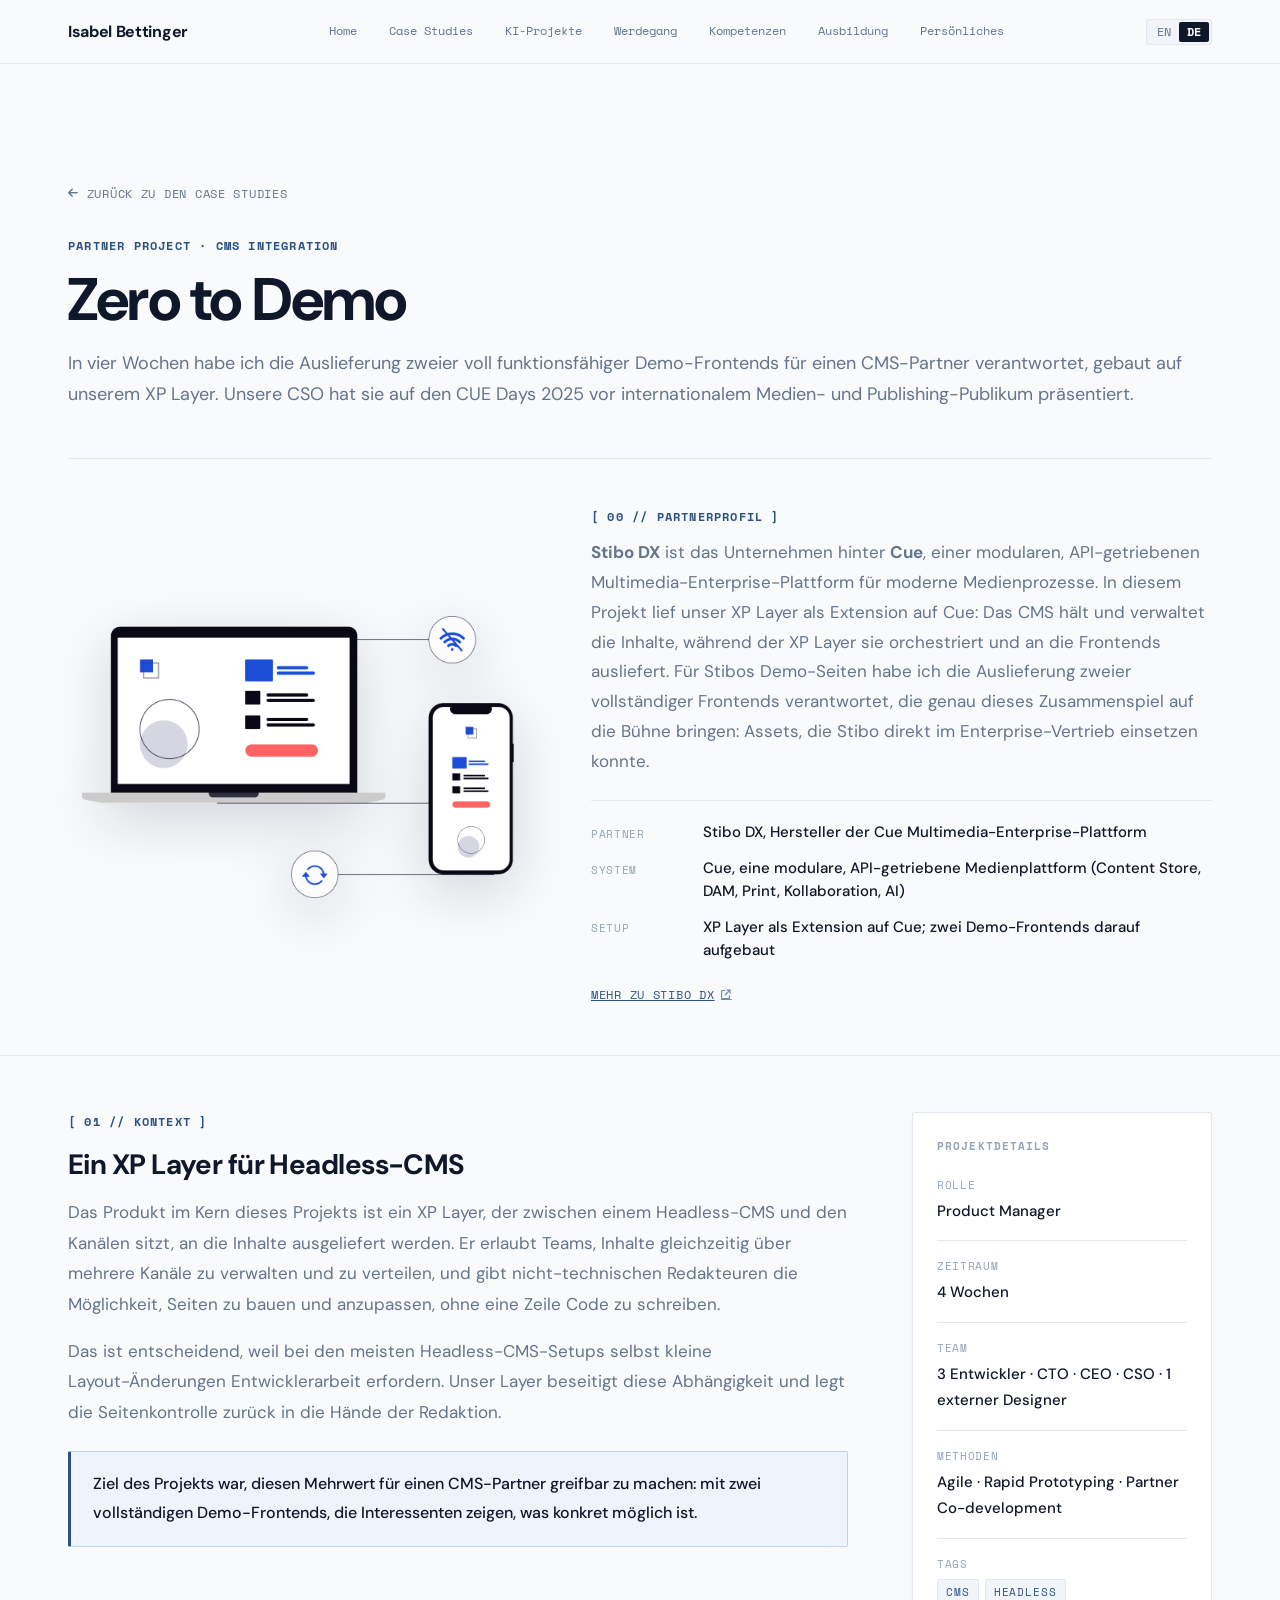
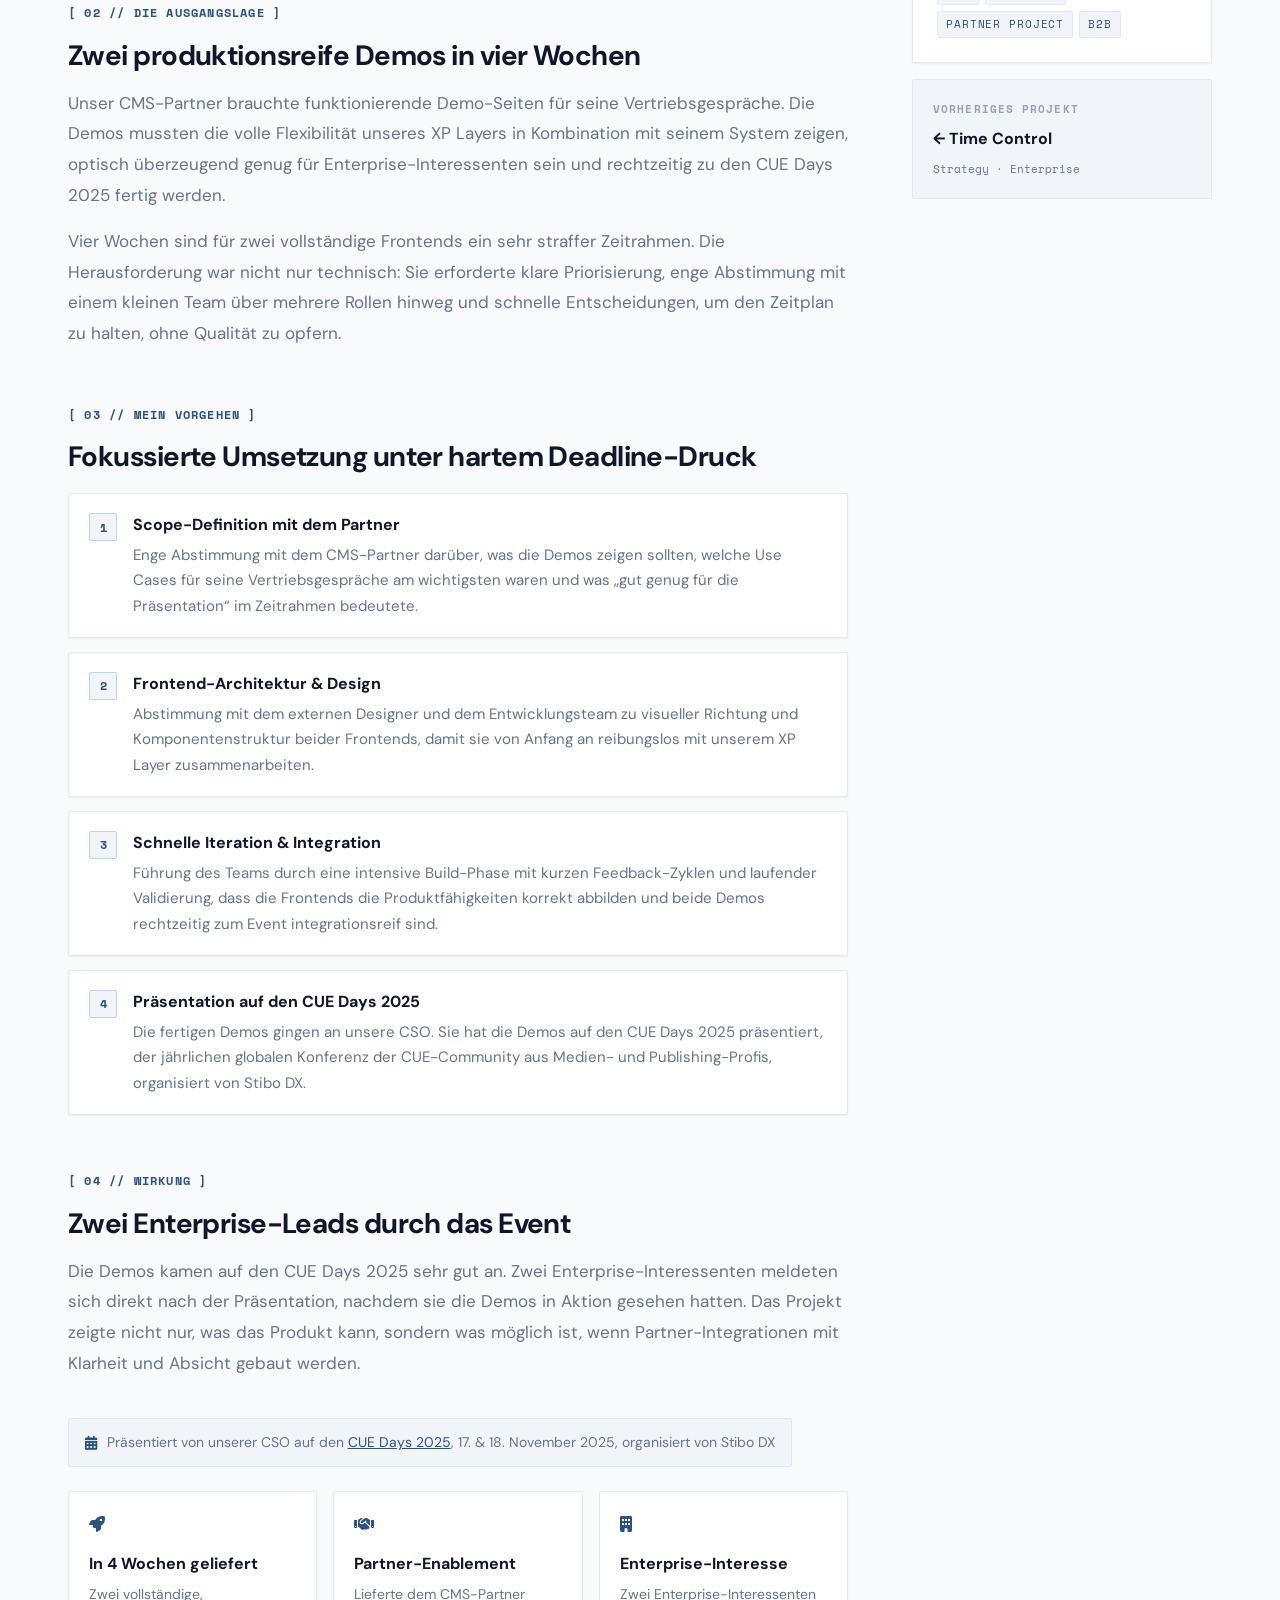
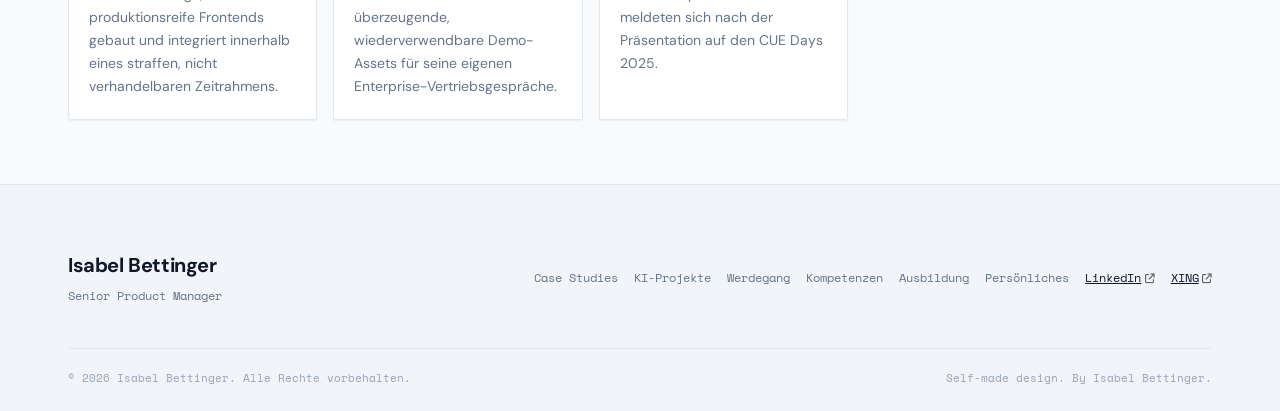
<file: projekt-zero-to-demo-de.html>
<!DOCTYPE html>
<html lang="de">
<head>
<meta charset="UTF-8">
<meta name="viewport" content="width=device-width, initial-scale=1.0">
<title>Zero to Demo · Isabel Bettinger</title>
<meta name="description" content="Case Study: Zero to Demo, zwei produktionsreife Demo-Frontends für den CMS-Partner Stibo DX, gebaut auf dem XP Layer und präsentiert auf den CUE Days 2025.">
<link rel="icon" href="favicon.png" type="image/png">
<link rel="apple-touch-icon" href="apple-touch-icon.png">
<link rel="preconnect" href="https://fonts.googleapis.com">
<link rel="preconnect" href="https://fonts.gstatic.com" crossorigin>
<link href="https://fonts.googleapis.com/css2?family=DM+Sans:ital,opsz,wght@0,9..40,300..900;1,9..40,300..900&family=Space+Mono:wght@400;700&display=swap" rel="stylesheet">
<link rel="stylesheet" href="https://cdnjs.cloudflare.com/ajax/libs/font-awesome/6.5.1/css/all.min.css">
<script>document.documentElement.classList.add('js');</script>
<style>
/* ═══ TOKENS (Stitch-Entwurf "Modern Slate Tech", Stand im Duplikat-Projekt) ═══ */
:root{
  --surface:#f8fafc;
  --surface-paper:#f1f5f9;
  --surface-card:#ffffff;
  --surface-dark:#0f172a;
  --surface-dark-card:#1e293b;
  --border-tech:#e2e8f0;
  --border-dark:#334155;
  --charcoal:#0f172a;
  --text-dim:#64748b;
  --text-muted:#94a3b8;
  --accent:#2c5282;
  --accent-soft-bg:#edf4fc;
  --accent-soft-border:#b9d5f3;
  --accent-bright:#38bdf8;
  --portrait-blue:#4a6fa5;
  --mint-dark:#008f53;
  --shadow-tactile:3px 3px 0 #475569;
  --shadow-tactile-hover:4px 4px 0 #334155;
  --shadow-card:0 1px 2px rgba(15,23,42,.06);
  --radius:2px;
  --font-sans:'DM Sans',system-ui,-apple-system,'Segoe UI',sans-serif;
  --font-mono:'Space Mono','SF Mono',ui-monospace,monospace;
  --nav-h:64px;
  --ease:cubic-bezier(.4,0,.2,1);
  --maxw:1240px;
}
*,*::before,*::after{margin:0;padding:0;box-sizing:border-box;}
html{scroll-behavior:smooth;}
body{
  font-family:var(--font-sans);
  background-color:var(--surface);
  color:var(--charcoal);
  line-height:1.65;
  -webkit-font-smoothing:antialiased;
}
img{max-width:100%;height:auto;display:block;}
a{color:inherit;text-decoration:none;}
ul{list-style:none;}

.container{max-width:var(--maxw);margin:0 auto;padding:0 clamp(1.5rem,4vw,3rem);}
.corner-ticks{position:relative;}
.corner-ticks::before,.corner-ticks::after{
  font-family:var(--font-mono);font-size:12px;line-height:1;color:var(--text-muted);
  position:absolute;pointer-events:none;
}
.corner-ticks::before{content:'+';top:-9px;left:-7px;}
.corner-ticks::after{content:'+';bottom:-9px;right:-7px;}

/* Mono-Bausteine */
.kicker{display:inline-flex;align-items:center;gap:.5rem;font-family:var(--font-mono);font-size:.75rem;
  font-weight:700;letter-spacing:.1em;text-transform:uppercase;color:var(--accent);margin-bottom:.75rem;}
.kicker .dot{width:6px;height:6px;border-radius:50%;background:var(--portrait-blue);flex-shrink:0;}
.kicker-plain{font-family:var(--font-mono);font-size:.75rem;font-weight:700;letter-spacing:.1em;
  text-transform:uppercase;color:var(--accent);display:block;margin-bottom:1rem;}
.tag{
  display:inline-block;font-family:var(--font-mono);font-size:.6875rem;letter-spacing:.08em;
  text-transform:uppercase;background:var(--surface-paper);border:1px solid var(--border-tech);
  color:var(--accent);padding:.2rem .5rem;border-radius:var(--radius);
}
.tag-dark{background:var(--surface-dark);border-color:var(--surface-dark);color:#fff;}
.badge-code{
  font-family:var(--font-mono);font-size:10px;letter-spacing:.1em;text-transform:uppercase;
  background:var(--surface-paper);border:1px solid var(--border-tech);color:var(--text-dim);
  padding:.15rem .5rem;border-radius:var(--radius);white-space:nowrap;
}
.date-chip{
  font-family:var(--font-mono);font-size:.75rem;background:var(--surface-paper);
  border:1px solid var(--border-tech);color:var(--charcoal);padding:.25rem .75rem;
  border-radius:var(--radius);white-space:nowrap;
}

/* Typografie */
h1,h2,h3{font-weight:700;letter-spacing:-.02em;color:var(--charcoal);}
h1{font-size:clamp(2.25rem,6vw,3.75rem);line-height:1.08;letter-spacing:-.03em;}
h2{font-size:clamp(1.625rem,3.4vw,2.25rem);line-height:1.18;}
h3{font-size:1.25rem;line-height:1.3;}
.section-head{max-width:42rem;margin-bottom:3rem;}
.section-head.wide{max-width:34rem;}
.section-sub{color:var(--text-dim);margin-top:.75rem;font-size:1rem;}

/* Buttons */
.btn{
  display:inline-flex;align-items:center;justify-content:center;gap:.75rem;
  font-family:var(--font-mono);font-size:.75rem;letter-spacing:.08em;text-transform:uppercase;
  padding:1rem 2rem;border-radius:var(--radius);border:1px solid var(--charcoal);
  box-shadow:var(--shadow-tactile);cursor:pointer;
  transition:transform .15s var(--ease),box-shadow .15s var(--ease),background .15s var(--ease),border-color .15s var(--ease);
}
.btn-primary{background:var(--charcoal);color:#fff;}
.btn-primary:hover{background:#1a2234;border-color:var(--portrait-blue);transform:translate(-1px,-1px);box-shadow:var(--shadow-tactile-hover);}
.btn-secondary{background:var(--surface-card);color:var(--charcoal);}
.btn-secondary:hover{border-color:var(--portrait-blue);transform:translate(-1px,-1px);box-shadow:var(--shadow-tactile-hover);}
.btn:active{transform:translate(2px,2px);box-shadow:1px 1px 0 #475569;}
.btn:focus-visible{outline:2px solid var(--accent-bright);outline-offset:2px;}
.icon-btn{
  width:36px;height:36px;display:inline-flex;align-items:center;justify-content:center;
  background:var(--surface-paper);border:1px solid var(--charcoal);border-radius:var(--radius);
  box-shadow:2px 2px 0 #475569;color:var(--charcoal);flex-shrink:0;
  transition:transform .15s var(--ease),background .15s var(--ease);
}
.icon-btn:hover{background:var(--surface-card);transform:translate(-1px,-1px);}

/* ═══ HEADER ═══ */
.nav{
  position:fixed;top:0;left:0;right:0;height:var(--nav-h);z-index:400;
  background:rgba(248,250,252,.9);backdrop-filter:blur(10px);
  border-bottom:1px solid var(--border-tech);
}
.nav-inner{height:var(--nav-h);display:flex;align-items:center;justify-content:space-between;gap:1.5rem;}
.nav-logo{font-weight:700;font-size:1rem;letter-spacing:-.02em;}
.nav-links{display:flex;align-items:center;gap:2rem;}
.nav-links a{
  font-family:var(--font-mono);font-size:.75rem;color:var(--text-dim);
  padding:.25rem 0;border-bottom:2px solid transparent;
  transition:color .15s var(--ease),border-color .15s var(--ease);
}
.nav-links a:hover{color:var(--charcoal);}
.nav-links a.active{color:var(--charcoal);font-weight:700;border-bottom-color:var(--charcoal);}
.nav-right{display:flex;align-items:center;gap:.75rem;}
.lang-switch{
  display:inline-flex;align-items:center;padding:2px;background:var(--surface-paper);
  border:1px solid var(--border-tech);border-radius:var(--radius);
  font-family:var(--font-mono);font-size:.75rem;
}
.lang-switch button,.lang-switch a{
  font:inherit;border:none;background:none;cursor:pointer;padding:.25rem .5rem;
  border-radius:var(--radius);color:var(--text-dim);transition:all .15s var(--ease);
  text-decoration:none;line-height:1;display:inline-block;
}
.lang-switch button:hover,.lang-switch a:hover{color:var(--charcoal);background:var(--surface-card);}
.lang-switch button[aria-pressed="true"],.lang-switch a.active{background:var(--charcoal);color:#fff;font-weight:700;}
.hamburger{display:none;background:none;border:none;cursor:pointer;padding:.5rem;flex-direction:column;gap:5px;}
.hamburger span{display:block;width:22px;height:2px;background:var(--charcoal);transition:all .25s var(--ease);}
.hamburger.open span:nth-child(1){transform:translateY(7px) rotate(45deg);}
.hamburger.open span:nth-child(2){opacity:0;}
.hamburger.open span:nth-child(3){transform:translateY(-7px) rotate(-45deg);}
.mobile-nav{
  display:none;position:fixed;top:var(--nav-h);left:0;right:0;z-index:390;
  background:var(--surface-card);border-bottom:1px solid var(--border-tech);
  padding:1rem 1.5rem 1.5rem;flex-direction:column;gap:.25rem;
}
.mobile-nav.open{display:flex;}
.mobile-nav a{font-size:1rem;font-weight:500;color:var(--text-dim);padding:.7rem 0;border-bottom:1px solid var(--border-tech);}
.mobile-nav a:last-child{border-bottom:none;}

/* ═══ SEKTIONEN ═══ */
main{padding-top:var(--nav-h);}
section{padding:clamp(3rem,6vw,5rem) 0;border-bottom:1px solid var(--border-tech);}
.card{
  background:var(--surface-card);border:1px solid var(--border-tech);border-radius:var(--radius);
  box-shadow:var(--shadow-card);padding:clamp(1.75rem,3vw,2.25rem);
}
.card h3{display:flex;align-items:center;gap:.6rem;flex-wrap:wrap;margin-bottom:1rem;font-size:1.125rem;}
.card p{color:var(--text-dim);max-width:80ch;font-size:1.0625rem;line-height:1.7;}
.card .card-foot{
  display:flex;align-items:center;gap:.5rem;flex-wrap:wrap;
  max-width:none;
  font-family:var(--font-mono);font-size:.6875rem;line-height:1.6;color:var(--text-muted);
  border-top:1px solid var(--border-tech);margin-top:2rem;padding-top:1.5rem;
}
.card .card-foot span{white-space:nowrap;}
.card-foot .m{color:var(--accent);font-weight:700;}

/* ═══ HERO ═══ */
.hero{padding:clamp(3rem,6vw,4.5rem) 0 clamp(3rem,6vw,5rem);}
.hero-grid{display:grid;grid-template-columns:1.4fr 1fr;gap:clamp(2rem,4vw,2.5rem);align-items:center;}
.hero h1{margin:1.25rem 0 1.5rem;}
.hero-tagline{color:var(--text-dim);font-size:1.0625rem;max-width:56ch;line-height:1.7;margin-bottom:2.5rem;}
.hero-actions{display:flex;gap:1rem;flex-wrap:wrap;}
.hero-portrait{position:relative;justify-self:end;width:100%;max-width:440px;}
.hero-portrait .frame{
  background:var(--surface-card);border:1px solid var(--border-tech);border-radius:var(--radius);
  box-shadow:var(--shadow-card);padding:1.25rem;
}
.hero-portrait img{width:100%;height:auto;border-radius:var(--radius);}

/* ═══ ZITAT-BAND ═══ */
.quote-band{
  background-color:var(--surface-dark);
  background-image:radial-gradient(rgba(255,255,255,.09) 1px,transparent 1px);
  background-size:20px 20px;
  color:#fff;text-align:center;padding:clamp(3.5rem,7vw,6rem) 0;
}
.quote-band .chip{
  display:inline-block;font-family:var(--font-mono);font-size:.6875rem;letter-spacing:.09em;
  text-transform:uppercase;color:var(--accent-bright);
  border:1px solid var(--border-dark);background:var(--surface-dark-card);
  padding:.3rem .7rem;border-radius:var(--radius);margin-bottom:2rem;
}
.quote-band blockquote{
  font-size:clamp(1.25rem,2.6vw,2rem);font-weight:700;letter-spacing:-.02em;line-height:1.35;
  max-width:900px;margin:0 auto 1.75rem;
}
.quote-band .caption{font-family:var(--font-mono);font-size:.75rem;letter-spacing:.1em;
  text-transform:uppercase;color:var(--text-muted);}

/* ═══ PROJEKTE ═══ */
.proj-grid{display:grid;grid-template-columns:repeat(3,1fr);gap:1.5rem;}
.proj-card{
  display:flex;flex-direction:column;background:var(--surface-card);
  border:1px solid var(--border-tech);border-radius:var(--radius);box-shadow:var(--shadow-card);
  padding:1.25rem;
  transition:border-color .2s var(--ease),box-shadow .2s var(--ease);
}
.proj-card:hover{border-color:var(--portrait-blue);box-shadow:0 4px 14px rgba(15,23,42,.10);}
.proj-card:focus-visible{border-color:var(--portrait-blue);box-shadow:0 0 0 2px var(--accent-bright);outline:none;}
.proj-card .badges{display:flex;gap:.4rem;flex-wrap:wrap;margin-bottom:1rem;}
.proj-image{
  border:1px solid var(--border-tech);border-radius:var(--radius);background:var(--surface);
  padding:1.25rem;margin-bottom:1.25rem;
}
.proj-image img{width:100%;height:auto;}
.proj-card h3{margin-bottom:.6rem;font-size:1.125rem;}
.proj-card p{color:var(--text-dim);font-size:.9375rem;flex:1;}
.proj-foot{
  display:flex;align-items:center;justify-content:space-between;gap:1rem;
  border-top:1px solid var(--border-tech);margin-top:1.5rem;padding-top:1rem;
}
.proj-foot span{font-family:var(--font-mono);font-size:.6875rem;color:var(--text-dim);}

/* ═══ ACCORDIONS (native <details>) ═══ */
.ac-group{display:flex;flex-direction:column;gap:1rem;}
.ac-item{
  background:var(--surface-card);border:1px solid var(--border-tech);border-radius:var(--radius);
  box-shadow:var(--shadow-card);transition:border-color .2s var(--ease);overflow:hidden;
}
.ac-item[open]{border-color:var(--charcoal);}
/* Hover auf dem Rahmen nur, wenn er über dem klickbaren Kopf steht */
.ac-item:has(summary.ac-head:hover){border-color:var(--charcoal);}
.ac-item.special{border:1.5px solid rgba(74,111,165,.6);}
.ac-item.special[open],
.ac-item.special:has(summary.ac-head:hover){border-color:var(--portrait-blue);}
summary.ac-head{
  display:flex;align-items:center;gap:1rem;padding:1.5rem;cursor:pointer;
  list-style:none;transition:background .15s var(--ease);
}
summary.ac-head::-webkit-details-marker{display:none;}
summary.ac-head:hover{background:var(--surface);}
.summary-copy{flex:1;min-width:0;}
.summary-copy h3{font-size:1.25rem;font-weight:700;letter-spacing:-.02em;}
.summary-copy .sub{display:block;font-family:var(--font-mono);font-size:.8125rem;font-weight:400;
  color:var(--text-dim);margin-top:.15rem;}
.ac-meta{display:flex;align-items:center;gap:.75rem;flex-shrink:0;}
.chev{
  width:28px;height:28px;display:flex;align-items:center;justify-content:center;flex-shrink:0;
  background:var(--surface-paper);border:1px solid var(--border-tech);border-radius:var(--radius);
  color:var(--charcoal);font-size:.7rem;transition:transform .2s var(--ease);
}
.ac-item[open] .chev{transform:rotate(180deg);}
.ac-body{padding:1rem 1.5rem 1.5rem;border-top:1px solid var(--border-tech);background:var(--surface-paper);}
.ac-body ul{display:flex;flex-direction:column;gap:.75rem;}
.ac-body li{display:flex;align-items:flex-start;gap:.75rem;color:var(--text-dim);font-size:.875rem;}
.ac-body li::before{
  content:'>';font-family:var(--font-mono);font-size:.75rem;font-weight:700;
  color:var(--accent);flex-shrink:0;margin-top:1px;
}
.ac-body p{color:var(--text-dim);font-size:.9375rem;}

/* Personal */
.personal-list{max-width:64rem;}
.personal-icon{
  width:40px;height:40px;display:flex;align-items:center;justify-content:center;flex-shrink:0;
  background:var(--surface-paper);border:1px solid var(--border-tech);border-radius:var(--radius);
  color:var(--charcoal);
}
.personal-copy{flex:1;min-width:0;}
.personal-copy strong{display:flex;align-items:center;gap:.5rem;font-size:1.125rem;font-weight:700;}
.personal-copy .sub{display:block;font-family:var(--font-mono);font-size:.6875rem;letter-spacing:.08em;
  text-transform:uppercase;color:var(--text-muted);margin-top:.2rem;}

/* ═══ SKILLS & TOOLING ═══ */
.skills-grid{display:grid;grid-template-columns:repeat(12,1fr);gap:1.5rem;}
.skill-card{
  display:flex;flex-direction:column;justify-content:space-between;
  background:var(--surface-card);border:1px solid var(--border-tech);border-radius:var(--radius);
  box-shadow:var(--shadow-card);padding:1.75rem;
}
.span-4{grid-column:span 4;}
.span-6{grid-column:span 6;}
.skill-top{display:flex;align-items:center;justify-content:space-between;gap:1rem;margin-bottom:1.5rem;}
.comp-icon{
  width:40px;height:40px;display:flex;align-items:center;justify-content:center;flex-shrink:0;
  background:var(--surface-paper);border:1px solid var(--border-tech);border-radius:var(--radius);
  color:var(--accent);
}
.comp-icon.sm{width:36px;height:36px;}
.inline-icon{display:flex;align-items:center;gap:.75rem;}
.skill-card h3{margin-bottom:1rem;font-size:1.125rem;}
.skill-card li{position:relative;padding-left:1rem;color:var(--text-dim);font-size:.875rem;margin-bottom:.5rem;}
.skill-card li::before{content:'•';position:absolute;left:0;color:var(--accent);font-weight:700;}
.skill-foot{
  display:flex;align-items:center;justify-content:space-between;gap:1rem;
  border-top:1px solid var(--border-tech);margin-top:2rem;padding-top:1rem;
  font-family:var(--font-mono);font-size:.6875rem;color:var(--text-muted);
}
.skill-foot .star{color:var(--accent);}
.skill-foot .m{color:var(--accent);font-weight:700;}
.tool-grid{display:grid;grid-template-columns:repeat(4,1fr);gap:.65rem;}
.tool{
  display:flex;align-items:center;gap:.5rem;background:var(--surface-paper);
  border:1px solid var(--border-tech);border-radius:var(--radius);padding:.5rem .75rem;
  font-family:var(--font-mono);font-size:.75rem;color:var(--charcoal);
}
.tool .p{width:6px;height:6px;border-radius:50%;background:var(--portrait-blue);flex-shrink:0;}
.lang-row{
  display:flex;align-items:center;justify-content:space-between;gap:1rem;
  background:var(--surface-paper);border:1px solid var(--border-tech);border-radius:var(--radius);
  padding:.75rem 1rem;margin-bottom:.75rem;
}
.lang-row .who{display:flex;align-items:center;gap:.75rem;font-weight:500;font-size:.875rem;}
.lang-row .level{
  font-family:var(--font-mono);font-size:.75rem;font-weight:700;color:var(--accent);
  background:var(--accent-soft-bg);border:1px solid var(--accent-soft-border);
  border-radius:var(--radius);padding:.15rem .6rem;
}

/* ═══ EDUCATION ═══ */
.edu-grid{display:grid;grid-template-columns:repeat(3,1fr);gap:1.5rem;}
.edu-card{display:flex;flex-direction:column;background:var(--surface-card);
  border:1px solid var(--border-tech);border-radius:var(--radius);box-shadow:var(--shadow-card);
  padding:1.5rem;}
.edu-top{display:flex;align-items:flex-start;justify-content:space-between;gap:1rem;margin-bottom:1.25rem;}
.edu-card h3{margin-bottom:.35rem;font-size:1.0625rem;}
.edu-org{font-family:var(--font-mono);color:var(--text-dim);font-size:.8125rem;margin-bottom:1rem;}
.edu-card li{position:relative;padding-left:1.1rem;color:var(--text-dim);font-size:.875rem;margin-bottom:.5rem;}
.edu-card li::before{content:'>';position:absolute;left:0;font-family:var(--font-mono);font-size:.7rem;
  color:var(--accent);top:.1rem;}
.edu-card p{color:var(--text-dim);font-size:.9375rem;flex:1;}
.edu-foot{
  display:flex;align-items:center;gap:.5rem;border-top:1px solid var(--border-tech);
  margin-top:1.5rem;padding-top:1rem;font-family:var(--font-mono);font-size:.6875rem;
  text-transform:uppercase;color:var(--text-dim);
}
.edu-foot i{color:var(--mint-dark);}

/* ═══ KONTAKT ═══ */
.contact-wrap{max-width:820px;margin:0 auto;text-align:center;}
.contact-card{background:var(--surface-card);border:1px solid var(--border-tech);
  border-radius:var(--radius);box-shadow:var(--shadow-card);padding:clamp(2rem,5vw,3.5rem);}
.contact-card .kicker-plain{display:inline-block;}
.contact-card p{color:var(--text-dim);max-width:36rem;margin:1rem auto 2.5rem;font-size:1.0625rem;line-height:1.7;}
.contact-actions{display:flex;gap:1rem;justify-content:center;flex-wrap:wrap;}

/* ═══ FOOTER ═══ */
footer{background:var(--surface-paper);border-top:1px solid var(--border-tech);
  padding:clamp(2.5rem,5vw,4rem) 0 1.5rem;}
.footer-inner{display:flex;align-items:center;justify-content:space-between;gap:1.5rem;flex-wrap:wrap;margin-bottom:2.5rem;}
.footer-brand strong{display:block;font-weight:700;font-size:1.25rem;letter-spacing:-.02em;}
.footer-brand span{font-family:var(--font-mono);font-size:.75rem;color:var(--text-dim);}
.footer-links{display:flex;gap:1rem;flex-wrap:wrap;}
.footer-links a{font-family:var(--font-mono);font-size:.75rem;color:var(--text-dim);}
.footer-links a:hover{color:var(--charcoal);}
.footer-links a.hl{color:var(--charcoal);text-decoration:underline;}
.footer-links a .ext-arrow{font-size:.6rem;margin-left:.35em;opacity:.65;
  transition:opacity .15s var(--ease),transform .15s var(--ease);}
.footer-links a:hover .ext-arrow{opacity:1;transform:translate(1px,-1px);}
.footer-bottom{
  display:flex;justify-content:space-between;gap:1rem;flex-wrap:wrap;
  border-top:1px solid var(--border-tech);padding-top:1.25rem;
  font-family:var(--font-mono);font-size:.6875rem;color:var(--text-muted);
}

.js .reveal{opacity:0;transform:translateY(18px);transition:opacity .5s var(--ease),transform .5s var(--ease);}
.js .reveal.visible{opacity:1;transform:none;}
@media (prefers-reduced-motion:reduce){
  .js .reveal{opacity:1;transform:none;transition:none;}
  html{scroll-behavior:auto;}
}

/* ═══ RESPONSIVE ═══ */
@media (max-width:1024px){
  .proj-grid,.edu-grid{grid-template-columns:repeat(2,1fr);}
  .skills-grid{grid-template-columns:repeat(2,1fr);}
  .span-4,.span-6{grid-column:span 1;}
  .tool-grid{grid-template-columns:repeat(2,1fr);}
  .nav-links{display:none;}
  .hamburger{display:flex;}
}
@media (max-width:768px){
  .hero-grid{grid-template-columns:1fr;gap:2.5rem;}
  .hero-portrait{justify-self:center;max-width:380px;}
  .proj-grid,.edu-grid,.skills-grid{grid-template-columns:1fr;}
  .tool-grid{grid-template-columns:repeat(2,1fr);}
  summary.ac-head{flex-wrap:wrap;row-gap:.75rem;padding:1.25rem;}
  .summary-copy{flex-basis:100%;order:2;}
  .ac-meta{margin-left:auto;}
  .ac-body{padding:1rem 1.25rem 1.25rem;}
  .footer-inner{align-items:flex-start;flex-direction:column;}
  .footer-bottom{flex-direction:column;}
}
@media (max-width:480px){
  .hero-actions,.contact-actions{flex-direction:column;align-items:stretch;}
  .btn{justify-content:center;}
  .date-chip{font-size:.6875rem;padding:.2rem .5rem;}
}
/* ═══ CASE STUDY PAGE (auf Basis der index.html-Tokens) ═══ */
.page-hero{padding:calc(var(--nav-h) + 3.5rem) 0 3rem;}
.back-link{
  display:flex;width:max-content;align-items:center;gap:.5rem;
  font-family:var(--font-mono);font-size:.75rem;letter-spacing:.06em;text-transform:uppercase;
  color:var(--text-dim);margin-bottom:1.75rem;
  transition:color .15s var(--ease),gap .15s var(--ease);
}
.back-link:hover{color:var(--accent);gap:.75rem;}
.back-link i{font-size:.7rem;}
.proj-title{font-size:clamp(2.25rem,6vw,3.75rem);line-height:1.08;letter-spacing:-.03em;margin-bottom:1rem;}
.proj-subtitle{color:var(--text-dim);font-size:1.125rem;line-height:1.7;}
/* Hero: Illustration + Produktprofil */
.hero-top{
  display:grid;grid-template-columns:minmax(0,.85fr) minmax(0,1.15fr);
  gap:clamp(2.5rem,5vw,4.5rem);align-items:center;
  margin-top:3rem;padding-top:3rem;border-top:1px solid var(--border-tech);
}
.hero-image{text-align:center;}
.hero-image img{width:100%;max-width:440px;margin:0 auto;filter:drop-shadow(0 16px 28px rgba(15,23,42,.16));}
.product-profile .kicker-plain{margin-bottom:.75rem;}
.product-profile p{color:var(--text-dim);font-size:1.0625rem;line-height:1.75;margin-bottom:1.5rem;}
.pp-list{display:flex;flex-direction:column;gap:.85rem;border-top:1px solid var(--border-tech);padding-top:1.25rem;}
.pp-list li{display:flex;gap:1rem;align-items:flex-start;}
.pp-k{flex:0 0 96px;font-family:var(--font-mono);font-size:.6875rem;letter-spacing:.06em;text-transform:uppercase;color:var(--text-muted);padding-top:.2rem;}
.pp-v{color:var(--charcoal);font-size:.9375rem;font-weight:500;line-height:1.5;}
.pp-link{display:inline-flex;align-items:center;gap:.4rem;margin-top:1.5rem;font-family:var(--font-mono);font-size:.75rem;letter-spacing:.06em;text-transform:uppercase;color:var(--accent);text-decoration:underline;}
.pp-link:hover{color:var(--charcoal);}
.pp-link .ext-arrow{font-size:.6rem;opacity:.65;transition:opacity .15s var(--ease),transform .15s var(--ease);}
.pp-link:hover .ext-arrow{opacity:1;transform:translate(1px,-1px);}

.content-wrap{display:grid;grid-template-columns:minmax(0,1fr) 300px;gap:4rem;padding:3.5rem 0 4rem;align-items:start;}
.content-block{margin-bottom:3.5rem;}
.content-block:last-child{margin-bottom:0;}
.content-block h2{margin:0 0 1rem;font-size:clamp(1.375rem,2.4vw,1.75rem);}
.content-block p{color:var(--text-dim);font-size:1.0625rem;line-height:1.8;margin-bottom:1rem;}
.content-block p:last-child{margin-bottom:0;}

.callout{
  background:var(--accent-soft-bg);border:1px solid var(--accent-soft-border);
  border-left:3px solid var(--accent);border-radius:var(--radius);
  padding:1.125rem 1.375rem;margin:1.5rem 0;
}
.callout p{color:var(--charcoal) !important;font-size:1rem;font-weight:500;margin:0 !important;}

.process-steps{display:flex;flex-direction:column;gap:.875rem;margin-top:1.25rem;}
.process-step{
  display:flex;gap:1rem;align-items:flex-start;padding:1.125rem 1.25rem;
  background:var(--surface-card);border:1px solid var(--border-tech);
  border-radius:var(--radius);box-shadow:var(--shadow-card);
}
.step-num{
  width:28px;height:28px;flex-shrink:0;margin-top:1px;
  display:flex;align-items:center;justify-content:center;
  background:var(--surface-paper);border:1px solid var(--accent-soft-border);border-radius:var(--radius);
  font-family:var(--font-mono);font-size:.75rem;font-weight:700;color:var(--accent);
}
.step-body h4{font-size:1rem;font-weight:700;margin-bottom:.25rem;}
.step-body p{font-size:.9375rem;color:var(--text-dim);line-height:1.7;margin:0;}

.pillars{display:grid;grid-template-columns:repeat(3,1fr);gap:1rem;margin-top:1.5rem;}
.pillar{
  background:var(--surface-card);border:1px solid var(--border-tech);
  border-radius:var(--radius);box-shadow:var(--shadow-card);padding:1.25rem;
}
.pillar-icon{font-size:1rem;color:var(--accent);margin-bottom:.75rem;}
.pillar h4{font-size:1rem;font-weight:700;margin-bottom:.375rem;}
.pillar p{font-size:.875rem;color:var(--text-dim);line-height:1.65;margin:0;}

.sidebar{position:sticky;top:calc(var(--nav-h) + 2rem);display:flex;flex-direction:column;gap:1rem;}
.meta-card{
  background:var(--surface-card);border:1px solid var(--border-tech);
  border-radius:var(--radius);box-shadow:var(--shadow-card);padding:1.5rem;
}
.meta-heading{font-family:var(--font-mono);font-size:.6875rem;font-weight:700;letter-spacing:.1em;text-transform:uppercase;color:var(--text-muted);margin-bottom:1.25rem;}
.meta-item{margin-bottom:1rem;}
.meta-item:last-child{margin-bottom:0;}
.meta-label{display:block;font-family:var(--font-mono);font-size:.6875rem;letter-spacing:.06em;text-transform:uppercase;color:var(--text-muted);margin-bottom:.25rem;}
.meta-value{font-size:.9375rem;font-weight:500;color:var(--charcoal);line-height:1.5;}
.meta-divider{height:1px;background:var(--border-tech);margin:1rem 0;}
.tag-list{display:flex;flex-wrap:wrap;gap:.375rem;margin-top:.375rem;}

.next-project{
  display:flex;flex-direction:column;gap:.5rem;padding:1.25rem;
  background:var(--surface-paper);border:1px solid var(--border-tech);border-radius:var(--radius);
  transition:background .15s var(--ease),border-color .15s var(--ease),transform .15s var(--ease);
}
.next-project:hover{background:var(--surface-card);border-color:var(--portrait-blue);transform:translate(-1px,-1px);}
.next-label{font-family:var(--font-mono);font-size:.6875rem;font-weight:700;letter-spacing:.1em;text-transform:uppercase;color:var(--text-muted);}
.next-title{font-size:1rem;font-weight:700;color:var(--charcoal);}
.next-arrow{font-family:var(--font-mono);font-size:.6875rem;color:var(--text-dim);}

@media (max-width:1024px){
  .content-wrap{grid-template-columns:1fr;gap:2.5rem;}
  .sidebar{position:static;}
}
@media (max-width:768px){
  .pillars{grid-template-columns:1fr;}
}
@media (max-width:900px){
  .hero-top{grid-template-columns:1fr;gap:2rem;}
  .hero-image img{max-width:340px;}
}

.impact-grid{display:grid;grid-template-columns:repeat(2,1fr);gap:1rem;margin-top:1.5rem;}
.impact-card{background:var(--surface-card);border:1px solid var(--border-tech);border-radius:var(--radius);box-shadow:var(--shadow-card);padding:1.5rem;text-align:center;}
.impact-number{font-size:clamp(1.9rem,3.4vw,2.5rem);font-weight:700;color:var(--accent);letter-spacing:-.03em;margin-bottom:.375rem;}
.impact-desc{font-size:.875rem;color:var(--text-dim);line-height:1.5;}
@media (max-width:560px){ .impact-grid{grid-template-columns:1fr;} }

.context-badge{
  display:inline-flex;align-items:center;gap:.6rem;flex-wrap:wrap;
  margin:1.5rem 0 0;padding:.75rem 1rem;
  background:var(--surface-paper);border:1px solid var(--border-tech);border-radius:var(--radius);
  font-size:.875rem;color:var(--text-dim);
}
.context-badge i{color:var(--accent);}
.context-badge a{color:var(--accent);text-decoration:underline;}

</style>
</head>
<body>

<!-- ═══ HEADER ═══ -->
<header class="nav">
  <div class="container nav-inner">
    <a href="index-de.html" class="nav-logo">Isabel Bettinger</a>
    <nav class="nav-links" id="nav-links">
      <a href="index-de.html#home">Home</a>
      <a href="index-de.html#projects">Case Studies</a>
      <a href="index-de.html#ai-projects">KI-Projekte</a>
      <a href="index-de.html#experience">Werdegang</a>
      <a href="index-de.html#competencies">Kompetenzen</a>
      <a href="index-de.html#education">Ausbildung</a>
      <a href="index-de.html#personal">Persönliches</a>
    </nav>
    <div class="nav-right">
      <div class="lang-switch" role="group" aria-label="Sprachauswahl">
        <a href="projekt-zero-to-demo.html">EN</a>
        <a href="projekt-zero-to-demo-de.html" class="active" aria-current="page">DE</a>
      </div>
      <button class="hamburger" id="hamburger" onclick="toggleMenu()" aria-label="Menü" aria-expanded="false">
        <span></span><span></span><span></span>
      </button>
    </div>
  </div>
</header>
<div class="mobile-nav" id="mobile-nav">
  <a href="index-de.html#home" onclick="closeMenu()">Home</a>
  <a href="index-de.html#projects" onclick="closeMenu()">Case Studies</a>
  <a href="index-de.html#ai-projects" onclick="closeMenu()">KI-Projekte</a>
  <a href="index-de.html#experience" onclick="closeMenu()">Werdegang</a>
  <a href="index-de.html#competencies" onclick="closeMenu()">Kompetenzen</a>
  <a href="index-de.html#education" onclick="closeMenu()">Ausbildung</a>
  <a href="index-de.html#personal" onclick="closeMenu()">Persönliches</a>
</div>

<main>

<!-- ═══ PAGE HERO ═══ -->
<section class="page-hero">
  <div class="container">
    <a href="index-de.html#projects" class="back-link"><i class="fas fa-arrow-left"></i> Zurück zu den Case Studies</a>
    <span class="kicker">Partner Project · CMS Integration</span>
    <h1 class="proj-title">Zero to Demo</h1>
    <p class="proj-subtitle">In vier Wochen habe ich die Auslieferung zweier voll funktionsfähiger Demo-Frontends für einen CMS-Partner verantwortet, gebaut auf unserem XP Layer. Unsere CSO hat sie auf den CUE Days 2025 vor internationalem Medien- und Publishing-Publikum präsentiert.</p>

    <div class="hero-top">
      <div class="hero-image reveal">
        <img src="project-zero-to-demo-hero.png" alt="Illustration: Laptop und Smartphone" width="1116" height="734">
      </div>
      <div class="product-profile reveal">
        <span class="kicker-plain">[ 00 // Partnerprofil ]</span>
        <p><strong>Stibo DX</strong> ist das Unternehmen hinter <strong>Cue</strong>, einer modularen, API-getriebenen Multimedia-Enterprise-Plattform für moderne Medienprozesse. In diesem Projekt lief unser XP Layer als Extension auf Cue: Das CMS hält und verwaltet die Inhalte, während der XP Layer sie orchestriert und an die Frontends ausliefert. Für Stibos Demo-Seiten habe ich die Auslieferung zweier vollständiger Frontends verantwortet, die genau dieses Zusammenspiel auf die Bühne bringen: Assets, die Stibo direkt im Enterprise-Vertrieb einsetzen konnte.</p>
        <ul class="pp-list">
          <li><span class="pp-k">Partner</span><span class="pp-v">Stibo DX, Hersteller der Cue Multimedia-Enterprise-Plattform</span></li>
          <li><span class="pp-k">System</span><span class="pp-v">Cue, eine modulare, API-getriebene Medienplattform (Content Store, DAM, Print, Kollaboration, AI)</span></li>
          <li><span class="pp-k">Setup</span><span class="pp-v">XP Layer als Extension auf Cue; zwei Demo-Frontends darauf aufgebaut</span></li>
        </ul>
        <a class="pp-link" href="https://www.stibodx.com/" target="_blank" rel="noopener" title="Stibo DX (öffnet in neuem Tab)">Mehr zu Stibo DX<i class="fas fa-arrow-up-right-from-square ext-arrow" aria-hidden="true"></i></a>
      </div>
    </div>
  </div>
</section>

<!-- ═══ CONTENT ═══ -->
<div class="container">
  <div class="content-wrap">

    <div class="content-main">

      <div class="content-block reveal">
        <span class="kicker-plain">[ 01 // Kontext ]</span>
        <h2>Ein XP Layer für Headless-CMS</h2>
        <p>Das Produkt im Kern dieses Projekts ist ein XP Layer, der zwischen einem Headless-CMS und den Kanälen sitzt, an die Inhalte ausgeliefert werden. Er erlaubt Teams, Inhalte gleichzeitig über mehrere Kanäle zu verwalten und zu verteilen, und gibt nicht-technischen Redakteuren die Möglichkeit, Seiten zu bauen und anzupassen, ohne eine Zeile Code zu schreiben.</p>
        <p>Das ist entscheidend, weil bei den meisten Headless-CMS-Setups selbst kleine Layout-Änderungen Entwicklerarbeit erfordern. Unser Layer beseitigt diese Abhängigkeit und legt die Seitenkontrolle zurück in die Hände der Redaktion.</p>
        <div class="callout">
          <p>Ziel des Projekts war, diesen Mehrwert für einen CMS-Partner greifbar zu machen: mit zwei vollständigen Demo-Frontends, die Interessenten zeigen, was konkret möglich ist.</p>
        </div>
      </div>

      <div class="content-block reveal">
        <span class="kicker-plain">[ 02 // Die Ausgangslage ]</span>
        <h2>Zwei produktionsreife Demos in vier Wochen</h2>
        <p>Unser CMS-Partner brauchte funktionierende Demo-Seiten für seine Vertriebsgespräche. Die Demos mussten die volle Flexibilität unseres XP Layers in Kombination mit seinem System zeigen, optisch überzeugend genug für Enterprise-Interessenten sein und rechtzeitig zu den CUE Days 2025 fertig werden.</p>
        <p>Vier Wochen sind für zwei vollständige Frontends ein sehr straffer Zeitrahmen. Die Herausforderung war nicht nur technisch: Sie erforderte klare Priorisierung, enge Abstimmung mit einem kleinen Team über mehrere Rollen hinweg und schnelle Entscheidungen, um den Zeitplan zu halten, ohne Qualität zu opfern.</p>
      </div>

      <div class="content-block reveal">
        <span class="kicker-plain">[ 03 // Mein Vorgehen ]</span>
        <h2>Fokussierte Umsetzung unter hartem Deadline-Druck</h2>

        <div class="process-steps">
          <div class="process-step">
            <div class="step-num">1</div>
            <div class="step-body">
              <h4>Scope-Definition mit dem Partner</h4>
              <p>Enge Abstimmung mit dem CMS-Partner darüber, was die Demos zeigen sollten, welche Use Cases für seine Vertriebsgespräche am wichtigsten waren und was „gut genug für die Präsentation“ im Zeitrahmen bedeutete.</p>
            </div>
          </div>
          <div class="process-step">
            <div class="step-num">2</div>
            <div class="step-body">
              <h4>Frontend-Architektur &amp; Design</h4>
              <p>Abstimmung mit dem externen Designer und dem Entwicklungsteam zu visueller Richtung und Komponentenstruktur beider Frontends, damit sie von Anfang an reibungslos mit unserem XP Layer zusammenarbeiten.</p>
            </div>
          </div>
          <div class="process-step">
            <div class="step-num">3</div>
            <div class="step-body">
              <h4>Schnelle Iteration &amp; Integration</h4>
              <p>Führung des Teams durch eine intensive Build-Phase mit kurzen Feedback-Zyklen und laufender Validierung, dass die Frontends die Produktfähigkeiten korrekt abbilden und beide Demos rechtzeitig zum Event integrationsreif sind.</p>
            </div>
          </div>
          <div class="process-step">
            <div class="step-num">4</div>
            <div class="step-body">
              <h4>Präsentation auf den CUE Days 2025</h4>
              <p>Die fertigen Demos gingen an unsere CSO. Sie hat die Demos auf den CUE Days 2025 präsentiert, der jährlichen globalen Konferenz der CUE-Community aus Medien- und Publishing-Profis, organisiert von Stibo DX.</p>
            </div>
          </div>
        </div>
      </div>

      <div class="content-block reveal">
        <span class="kicker-plain">[ 04 // Wirkung ]</span>
        <h2>Zwei Enterprise-Leads durch das Event</h2>
        <p>Die Demos kamen auf den CUE Days 2025 sehr gut an. Zwei Enterprise-Interessenten meldeten sich direkt nach der Präsentation, nachdem sie die Demos in Aktion gesehen hatten. Das Projekt zeigte nicht nur, was das Produkt kann, sondern was möglich ist, wenn Partner-Integrationen mit Klarheit und Absicht gebaut werden.</p>

        <div class="context-badge">
          <i class="fas fa-calendar-days" aria-hidden="true"></i>
          <span>Präsentiert von unserer CSO auf den <a href="https://www.cuedays.com" target="_blank" rel="noopener">CUE Days 2025</a>, 17. &amp; 18. November 2025, organisiert von Stibo DX</span>
        </div>

        <div class="pillars">
          <div class="pillar">
            <div class="pillar-icon"><i class="fas fa-rocket"></i></div>
            <h4>In 4 Wochen geliefert</h4>
            <p>Zwei vollständige, produktionsreife Frontends gebaut und integriert innerhalb eines straffen, nicht verhandelbaren Zeitrahmens.</p>
          </div>
          <div class="pillar">
            <div class="pillar-icon"><i class="fas fa-handshake"></i></div>
            <h4>Partner-Enablement</h4>
            <p>Lieferte dem CMS-Partner überzeugende, wiederverwendbare Demo-Assets für seine eigenen Enterprise-Vertriebsgespräche.</p>
          </div>
          <div class="pillar">
            <div class="pillar-icon"><i class="fas fa-building"></i></div>
            <h4>Enterprise-Interesse</h4>
            <p>Zwei Enterprise-Interessenten meldeten sich nach der Präsentation auf den CUE Days 2025.</p>
          </div>
        </div>
      </div>

    </div>

    <!-- ═══ SIDEBAR ═══ -->
    <aside class="sidebar">
      <div class="meta-card reveal">
        <div class="meta-heading">Projektdetails</div>
        <div class="meta-item">
          <span class="meta-label">Rolle</span>
          <span class="meta-value">Product Manager</span>
        </div>
        <div class="meta-divider"></div>
        <div class="meta-item">
          <span class="meta-label">Zeitraum</span>
          <span class="meta-value">4 Wochen</span>
        </div>
        <div class="meta-divider"></div>
        <div class="meta-item">
          <span class="meta-label">Team</span>
          <span class="meta-value">3 Entwickler · CTO · CEO · CSO · 1 externer Designer</span>
        </div>
        <div class="meta-divider"></div>
        <div class="meta-item">
          <span class="meta-label">Methoden</span>
          <span class="meta-value">Agile · Rapid Prototyping · Partner Co-development</span>
        </div>
        <div class="meta-divider"></div>
        <div class="meta-item">
          <span class="meta-label">Tags</span>
          <div class="tag-list">
            <span class="tag">CMS</span>
            <span class="tag">Headless</span>
            <span class="tag">Partner Project</span>
            <span class="tag">B2B</span>
          </div>
        </div>
      </div>

      <a href="projekt-time-control-de.html" class="next-project reveal">
        <span class="next-label">Vorheriges Projekt</span>
        <span class="next-title">← Time Control</span>
        <span class="next-arrow">Strategy · Enterprise</span>
      </a>
    </aside>

  </div>
</div>

</main>

<!-- ═══ FOOTER ═══ -->
<footer>
  <div class="container">
    <div class="footer-inner">
      <div class="footer-brand">
        <strong>Isabel Bettinger</strong>
        <span>Senior Product Manager</span>
      </div>
      <nav class="footer-links">
        <a href="index-de.html#projects">Case Studies</a>
        <a href="index-de.html#ai-projects">KI-Projekte</a>
        <a href="index-de.html#experience">Werdegang</a>
        <a href="index-de.html#competencies">Kompetenzen</a>
        <a href="index-de.html#education">Ausbildung</a>
        <a href="index-de.html#personal">Persönliches</a>
        <a href="https://www.linkedin.com/in/isabel-bettinger/" target="_blank" rel="noopener" class="hl" title="LinkedIn (öffnet in neuem Tab)">LinkedIn<i class="fas fa-arrow-up-right-from-square ext-arrow" aria-hidden="true"></i></a>
        <a href="https://www.xing.com/profile/Isabel_Bettinger2" target="_blank" rel="noopener" class="hl" title="XING (öffnet in neuem Tab)">XING<i class="fas fa-arrow-up-right-from-square ext-arrow" aria-hidden="true"></i></a>
      </nav>
    </div>
    <div class="footer-bottom">
      <span>&copy; 2026 Isabel Bettinger. Alle Rechte vorbehalten.</span>
      <span>Self-made design. By Isabel Bettinger.</span>
    </div>
  </div>
</footer>

<script>
function toggleMenu(){
  const hb = document.getElementById('hamburger');
  const mn = document.getElementById('mobile-nav');
  hb.classList.toggle('open');
  mn.classList.toggle('open');
  hb.setAttribute('aria-expanded', mn.classList.contains('open') ? 'true' : 'false');
}
function closeMenu(){
  document.getElementById('hamburger').classList.remove('open');
  document.getElementById('mobile-nav').classList.remove('open');
  document.getElementById('hamburger').setAttribute('aria-expanded','false');
}
const observer = new IntersectionObserver((entries) => {
  entries.forEach(e => { if (e.isIntersecting) e.target.classList.add('visible'); });
}, { threshold: 0.08, rootMargin: '0px 0px -40px 0px' });
document.querySelectorAll('.reveal').forEach(el => observer.observe(el));
</script>
</body>
</html>
</file>
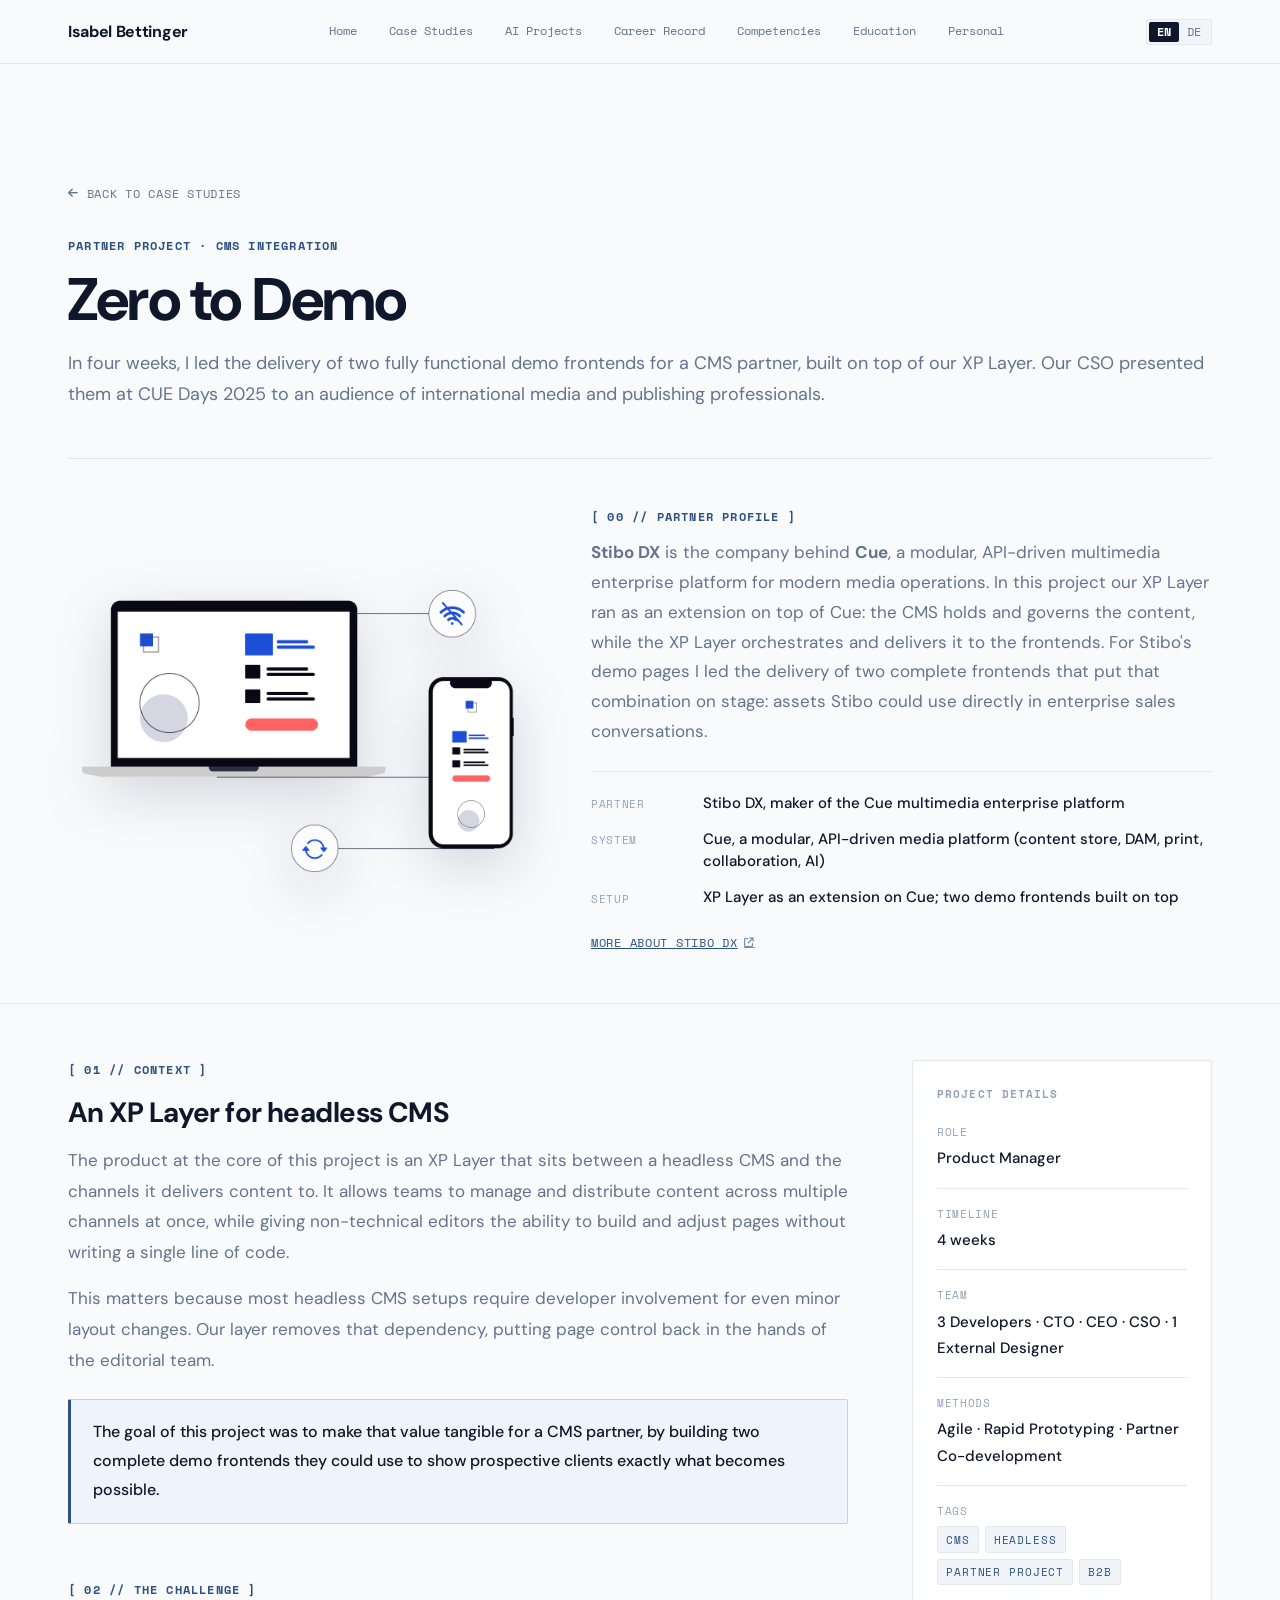
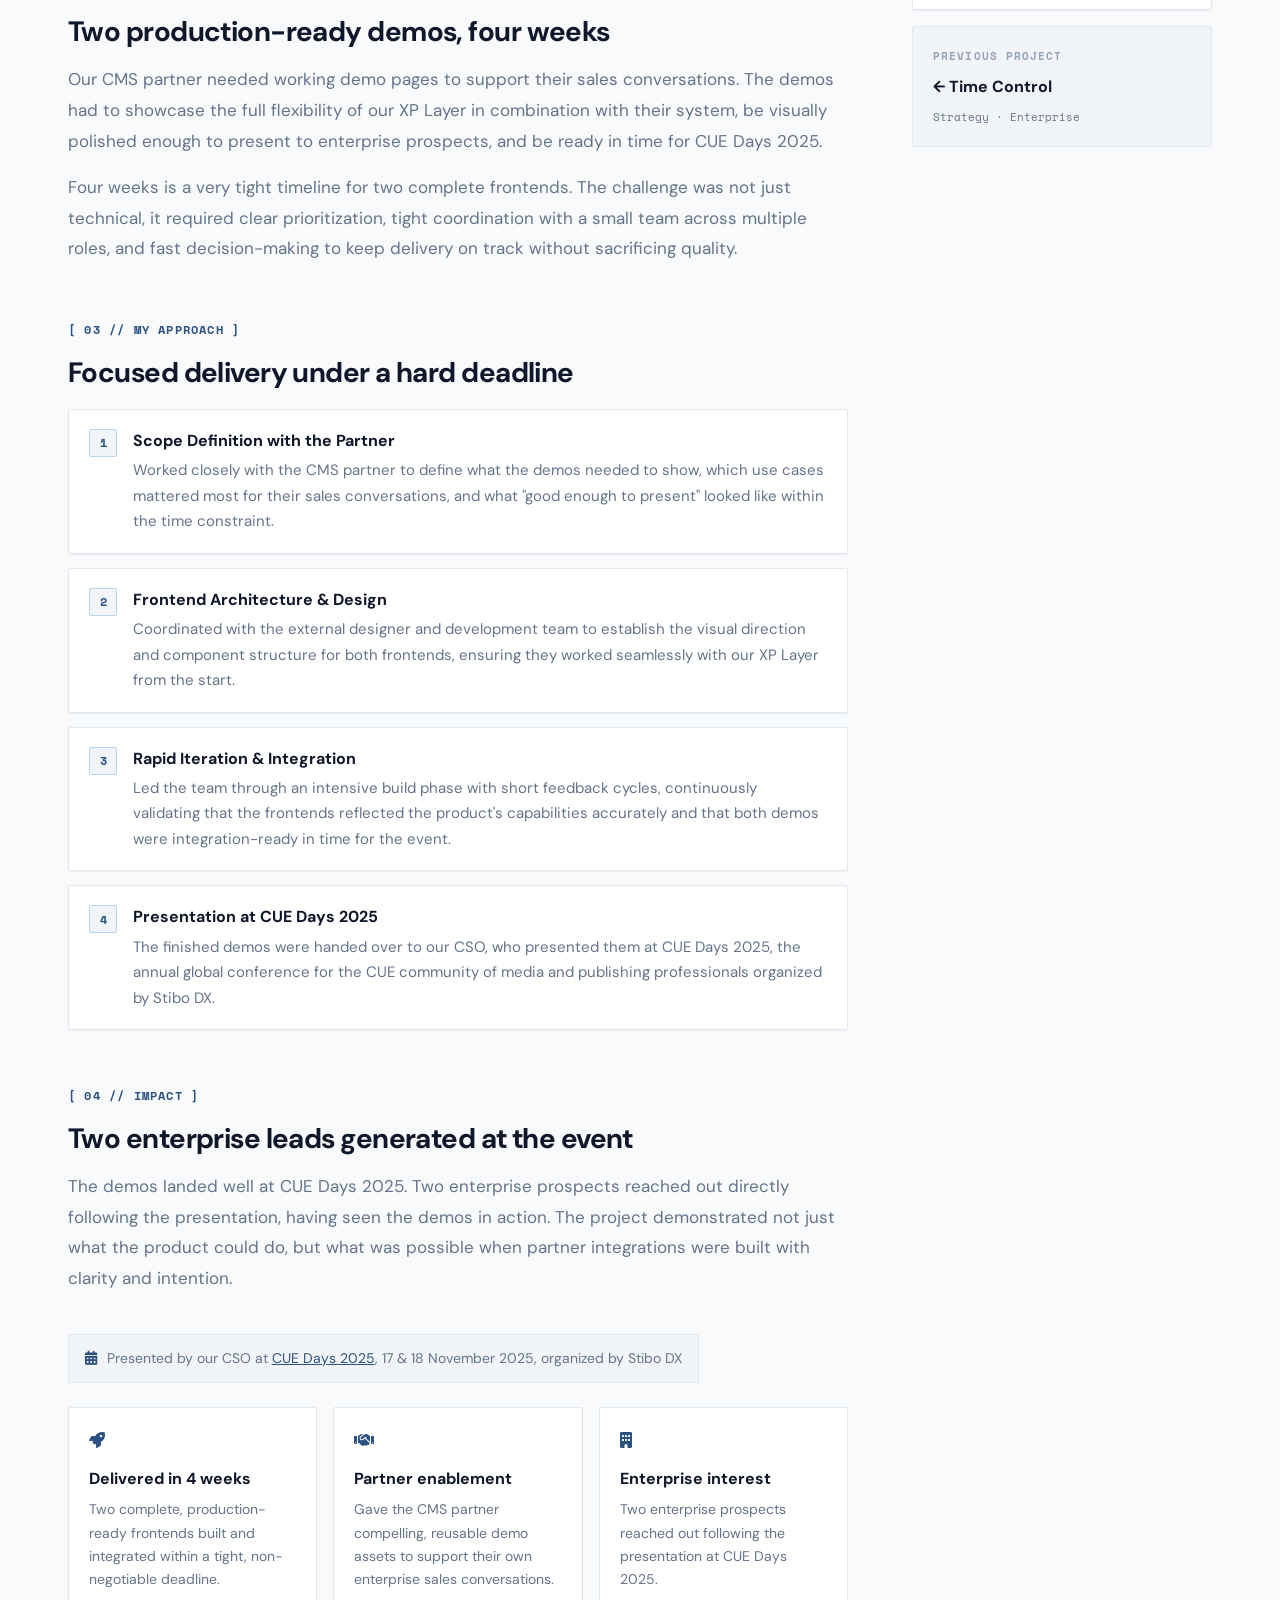
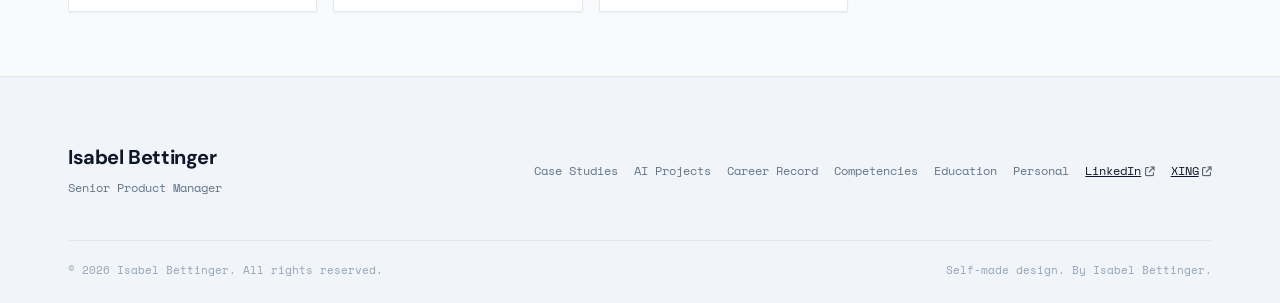
<file: projekt-zero-to-demo.html>
<!DOCTYPE html>
<html lang="en">
<head>
<meta charset="UTF-8">
<meta name="viewport" content="width=device-width, initial-scale=1.0">
<title>Zero to Demo · Isabel Bettinger</title>
<meta name="description" content="Case Study: Zero to Demo, two production-ready demo frontends for CMS partner Stibo DX, built on the XP Layer and presented at CUE Days 2025.">
<link rel="icon" href="favicon.png" type="image/png">
<link rel="apple-touch-icon" href="apple-touch-icon.png">
<link rel="preconnect" href="https://fonts.googleapis.com">
<link rel="preconnect" href="https://fonts.gstatic.com" crossorigin>
<link href="https://fonts.googleapis.com/css2?family=DM+Sans:ital,opsz,wght@0,9..40,300..900;1,9..40,300..900&family=Space+Mono:wght@400;700&display=swap" rel="stylesheet">
<link rel="stylesheet" href="https://cdnjs.cloudflare.com/ajax/libs/font-awesome/6.5.1/css/all.min.css">
<script>document.documentElement.classList.add('js');</script>
<style>
/* ═══ TOKENS (Stitch-Entwurf "Modern Slate Tech", Stand im Duplikat-Projekt) ═══ */
:root{
  --surface:#f8fafc;
  --surface-paper:#f1f5f9;
  --surface-card:#ffffff;
  --surface-dark:#0f172a;
  --surface-dark-card:#1e293b;
  --border-tech:#e2e8f0;
  --border-dark:#334155;
  --charcoal:#0f172a;
  --text-dim:#64748b;
  --text-muted:#94a3b8;
  --accent:#2c5282;
  --accent-soft-bg:#edf4fc;
  --accent-soft-border:#b9d5f3;
  --accent-bright:#38bdf8;
  --portrait-blue:#4a6fa5;
  --mint-dark:#008f53;
  --shadow-tactile:3px 3px 0 #475569;
  --shadow-tactile-hover:4px 4px 0 #334155;
  --shadow-card:0 1px 2px rgba(15,23,42,.06);
  --radius:2px;
  --font-sans:'DM Sans',system-ui,-apple-system,'Segoe UI',sans-serif;
  --font-mono:'Space Mono','SF Mono',ui-monospace,monospace;
  --nav-h:64px;
  --ease:cubic-bezier(.4,0,.2,1);
  --maxw:1240px;
}
*,*::before,*::after{margin:0;padding:0;box-sizing:border-box;}
html{scroll-behavior:smooth;}
body{
  font-family:var(--font-sans);
  background-color:var(--surface);
  color:var(--charcoal);
  line-height:1.65;
  -webkit-font-smoothing:antialiased;
}
img{max-width:100%;height:auto;display:block;}
a{color:inherit;text-decoration:none;}
ul{list-style:none;}

.container{max-width:var(--maxw);margin:0 auto;padding:0 clamp(1.5rem,4vw,3rem);}
.corner-ticks{position:relative;}
.corner-ticks::before,.corner-ticks::after{
  font-family:var(--font-mono);font-size:12px;line-height:1;color:var(--text-muted);
  position:absolute;pointer-events:none;
}
.corner-ticks::before{content:'+';top:-9px;left:-7px;}
.corner-ticks::after{content:'+';bottom:-9px;right:-7px;}

/* Mono-Bausteine */
.kicker{display:inline-flex;align-items:center;gap:.5rem;font-family:var(--font-mono);font-size:.75rem;
  font-weight:700;letter-spacing:.1em;text-transform:uppercase;color:var(--accent);margin-bottom:.75rem;}
.kicker .dot{width:6px;height:6px;border-radius:50%;background:var(--portrait-blue);flex-shrink:0;}
.kicker-plain{font-family:var(--font-mono);font-size:.75rem;font-weight:700;letter-spacing:.1em;
  text-transform:uppercase;color:var(--accent);display:block;margin-bottom:1rem;}
.tag{
  display:inline-block;font-family:var(--font-mono);font-size:.6875rem;letter-spacing:.08em;
  text-transform:uppercase;background:var(--surface-paper);border:1px solid var(--border-tech);
  color:var(--accent);padding:.2rem .5rem;border-radius:var(--radius);
}
.tag-dark{background:var(--surface-dark);border-color:var(--surface-dark);color:#fff;}
.badge-code{
  font-family:var(--font-mono);font-size:10px;letter-spacing:.1em;text-transform:uppercase;
  background:var(--surface-paper);border:1px solid var(--border-tech);color:var(--text-dim);
  padding:.15rem .5rem;border-radius:var(--radius);white-space:nowrap;
}
.date-chip{
  font-family:var(--font-mono);font-size:.75rem;background:var(--surface-paper);
  border:1px solid var(--border-tech);color:var(--charcoal);padding:.25rem .75rem;
  border-radius:var(--radius);white-space:nowrap;
}

/* Typografie */
h1,h2,h3{font-weight:700;letter-spacing:-.02em;color:var(--charcoal);}
h1{font-size:clamp(2.25rem,6vw,3.75rem);line-height:1.08;letter-spacing:-.03em;}
h2{font-size:clamp(1.625rem,3.4vw,2.25rem);line-height:1.18;}
h3{font-size:1.25rem;line-height:1.3;}
.section-head{max-width:42rem;margin-bottom:3rem;}
.section-head.wide{max-width:34rem;}
.section-sub{color:var(--text-dim);margin-top:.75rem;font-size:1rem;}

/* Buttons */
.btn{
  display:inline-flex;align-items:center;justify-content:center;gap:.75rem;
  font-family:var(--font-mono);font-size:.75rem;letter-spacing:.08em;text-transform:uppercase;
  padding:1rem 2rem;border-radius:var(--radius);border:1px solid var(--charcoal);
  box-shadow:var(--shadow-tactile);cursor:pointer;
  transition:transform .15s var(--ease),box-shadow .15s var(--ease),background .15s var(--ease),border-color .15s var(--ease);
}
.btn-primary{background:var(--charcoal);color:#fff;}
.btn-primary:hover{background:#1a2234;border-color:var(--portrait-blue);transform:translate(-1px,-1px);box-shadow:var(--shadow-tactile-hover);}
.btn-secondary{background:var(--surface-card);color:var(--charcoal);}
.btn-secondary:hover{border-color:var(--portrait-blue);transform:translate(-1px,-1px);box-shadow:var(--shadow-tactile-hover);}
.btn:active{transform:translate(2px,2px);box-shadow:1px 1px 0 #475569;}
.btn:focus-visible{outline:2px solid var(--accent-bright);outline-offset:2px;}
.icon-btn{
  width:36px;height:36px;display:inline-flex;align-items:center;justify-content:center;
  background:var(--surface-paper);border:1px solid var(--charcoal);border-radius:var(--radius);
  box-shadow:2px 2px 0 #475569;color:var(--charcoal);flex-shrink:0;
  transition:transform .15s var(--ease),background .15s var(--ease);
}
.icon-btn:hover{background:var(--surface-card);transform:translate(-1px,-1px);}

/* ═══ HEADER ═══ */
.nav{
  position:fixed;top:0;left:0;right:0;height:var(--nav-h);z-index:400;
  background:rgba(248,250,252,.9);backdrop-filter:blur(10px);
  border-bottom:1px solid var(--border-tech);
}
.nav-inner{height:var(--nav-h);display:flex;align-items:center;justify-content:space-between;gap:1.5rem;}
.nav-logo{font-weight:700;font-size:1rem;letter-spacing:-.02em;}
.nav-links{display:flex;align-items:center;gap:2rem;}
.nav-links a{
  font-family:var(--font-mono);font-size:.75rem;color:var(--text-dim);
  padding:.25rem 0;border-bottom:2px solid transparent;
  transition:color .15s var(--ease),border-color .15s var(--ease);
}
.nav-links a:hover{color:var(--charcoal);}
.nav-links a.active{color:var(--charcoal);font-weight:700;border-bottom-color:var(--charcoal);}
.nav-right{display:flex;align-items:center;gap:.75rem;}
.lang-switch{
  display:inline-flex;align-items:center;padding:2px;background:var(--surface-paper);
  border:1px solid var(--border-tech);border-radius:var(--radius);
  font-family:var(--font-mono);font-size:.75rem;
}
.lang-switch button,.lang-switch a{
  font:inherit;border:none;background:none;cursor:pointer;padding:.25rem .5rem;
  border-radius:var(--radius);color:var(--text-dim);transition:all .15s var(--ease);
  text-decoration:none;line-height:1;display:inline-block;
}
.lang-switch button:hover,.lang-switch a:hover{color:var(--charcoal);background:var(--surface-card);}
.lang-switch button[aria-pressed="true"],.lang-switch a.active{background:var(--charcoal);color:#fff;font-weight:700;}
.hamburger{display:none;background:none;border:none;cursor:pointer;padding:.5rem;flex-direction:column;gap:5px;}
.hamburger span{display:block;width:22px;height:2px;background:var(--charcoal);transition:all .25s var(--ease);}
.hamburger.open span:nth-child(1){transform:translateY(7px) rotate(45deg);}
.hamburger.open span:nth-child(2){opacity:0;}
.hamburger.open span:nth-child(3){transform:translateY(-7px) rotate(-45deg);}
.mobile-nav{
  display:none;position:fixed;top:var(--nav-h);left:0;right:0;z-index:390;
  background:var(--surface-card);border-bottom:1px solid var(--border-tech);
  padding:1rem 1.5rem 1.5rem;flex-direction:column;gap:.25rem;
}
.mobile-nav.open{display:flex;}
.mobile-nav a{font-size:1rem;font-weight:500;color:var(--text-dim);padding:.7rem 0;border-bottom:1px solid var(--border-tech);}
.mobile-nav a:last-child{border-bottom:none;}

/* ═══ SEKTIONEN ═══ */
main{padding-top:var(--nav-h);}
section{padding:clamp(3rem,6vw,5rem) 0;border-bottom:1px solid var(--border-tech);}
.card{
  background:var(--surface-card);border:1px solid var(--border-tech);border-radius:var(--radius);
  box-shadow:var(--shadow-card);padding:clamp(1.75rem,3vw,2.25rem);
}
.card h3{display:flex;align-items:center;gap:.6rem;flex-wrap:wrap;margin-bottom:1rem;font-size:1.125rem;}
.card p{color:var(--text-dim);max-width:80ch;font-size:1.0625rem;line-height:1.7;}
.card .card-foot{
  display:flex;align-items:center;gap:.5rem;flex-wrap:wrap;
  max-width:none;
  font-family:var(--font-mono);font-size:.6875rem;line-height:1.6;color:var(--text-muted);
  border-top:1px solid var(--border-tech);margin-top:2rem;padding-top:1.5rem;
}
.card .card-foot span{white-space:nowrap;}
.card-foot .m{color:var(--accent);font-weight:700;}

/* ═══ HERO ═══ */
.hero{padding:clamp(3rem,6vw,4.5rem) 0 clamp(3rem,6vw,5rem);}
.hero-grid{display:grid;grid-template-columns:1.4fr 1fr;gap:clamp(2rem,4vw,2.5rem);align-items:center;}
.hero h1{margin:1.25rem 0 1.5rem;}
.hero-tagline{color:var(--text-dim);font-size:1.0625rem;max-width:56ch;line-height:1.7;margin-bottom:2.5rem;}
.hero-actions{display:flex;gap:1rem;flex-wrap:wrap;}
.hero-portrait{position:relative;justify-self:end;width:100%;max-width:440px;}
.hero-portrait .frame{
  background:var(--surface-card);border:1px solid var(--border-tech);border-radius:var(--radius);
  box-shadow:var(--shadow-card);padding:1.25rem;
}
.hero-portrait img{width:100%;height:auto;border-radius:var(--radius);}

/* ═══ ZITAT-BAND ═══ */
.quote-band{
  background-color:var(--surface-dark);
  background-image:radial-gradient(rgba(255,255,255,.09) 1px,transparent 1px);
  background-size:20px 20px;
  color:#fff;text-align:center;padding:clamp(3.5rem,7vw,6rem) 0;
}
.quote-band .chip{
  display:inline-block;font-family:var(--font-mono);font-size:.6875rem;letter-spacing:.09em;
  text-transform:uppercase;color:var(--accent-bright);
  border:1px solid var(--border-dark);background:var(--surface-dark-card);
  padding:.3rem .7rem;border-radius:var(--radius);margin-bottom:2rem;
}
.quote-band blockquote{
  font-size:clamp(1.25rem,2.6vw,2rem);font-weight:700;letter-spacing:-.02em;line-height:1.35;
  max-width:900px;margin:0 auto 1.75rem;
}
.quote-band .caption{font-family:var(--font-mono);font-size:.75rem;letter-spacing:.1em;
  text-transform:uppercase;color:var(--text-muted);}

/* ═══ PROJEKTE ═══ */
.proj-grid{display:grid;grid-template-columns:repeat(3,1fr);gap:1.5rem;}
.proj-card{
  display:flex;flex-direction:column;background:var(--surface-card);
  border:1px solid var(--border-tech);border-radius:var(--radius);box-shadow:var(--shadow-card);
  padding:1.25rem;
  transition:border-color .2s var(--ease),box-shadow .2s var(--ease);
}
.proj-card:hover{border-color:var(--portrait-blue);box-shadow:0 4px 14px rgba(15,23,42,.10);}
.proj-card:focus-visible{border-color:var(--portrait-blue);box-shadow:0 0 0 2px var(--accent-bright);outline:none;}
.proj-card .badges{display:flex;gap:.4rem;flex-wrap:wrap;margin-bottom:1rem;}
.proj-image{
  border:1px solid var(--border-tech);border-radius:var(--radius);background:var(--surface);
  padding:1.25rem;margin-bottom:1.25rem;
}
.proj-image img{width:100%;height:auto;}
.proj-card h3{margin-bottom:.6rem;font-size:1.125rem;}
.proj-card p{color:var(--text-dim);font-size:.9375rem;flex:1;}
.proj-foot{
  display:flex;align-items:center;justify-content:space-between;gap:1rem;
  border-top:1px solid var(--border-tech);margin-top:1.5rem;padding-top:1rem;
}
.proj-foot span{font-family:var(--font-mono);font-size:.6875rem;color:var(--text-dim);}

/* ═══ ACCORDIONS (native <details>) ═══ */
.ac-group{display:flex;flex-direction:column;gap:1rem;}
.ac-item{
  background:var(--surface-card);border:1px solid var(--border-tech);border-radius:var(--radius);
  box-shadow:var(--shadow-card);transition:border-color .2s var(--ease);overflow:hidden;
}
.ac-item[open]{border-color:var(--charcoal);}
/* Hover auf dem Rahmen nur, wenn er über dem klickbaren Kopf steht */
.ac-item:has(summary.ac-head:hover){border-color:var(--charcoal);}
.ac-item.special{border:1.5px solid rgba(74,111,165,.6);}
.ac-item.special[open],
.ac-item.special:has(summary.ac-head:hover){border-color:var(--portrait-blue);}
summary.ac-head{
  display:flex;align-items:center;gap:1rem;padding:1.5rem;cursor:pointer;
  list-style:none;transition:background .15s var(--ease);
}
summary.ac-head::-webkit-details-marker{display:none;}
summary.ac-head:hover{background:var(--surface);}
.summary-copy{flex:1;min-width:0;}
.summary-copy h3{font-size:1.25rem;font-weight:700;letter-spacing:-.02em;}
.summary-copy .sub{display:block;font-family:var(--font-mono);font-size:.8125rem;font-weight:400;
  color:var(--text-dim);margin-top:.15rem;}
.ac-meta{display:flex;align-items:center;gap:.75rem;flex-shrink:0;}
.chev{
  width:28px;height:28px;display:flex;align-items:center;justify-content:center;flex-shrink:0;
  background:var(--surface-paper);border:1px solid var(--border-tech);border-radius:var(--radius);
  color:var(--charcoal);font-size:.7rem;transition:transform .2s var(--ease);
}
.ac-item[open] .chev{transform:rotate(180deg);}
.ac-body{padding:1rem 1.5rem 1.5rem;border-top:1px solid var(--border-tech);background:var(--surface-paper);}
.ac-body ul{display:flex;flex-direction:column;gap:.75rem;}
.ac-body li{display:flex;align-items:flex-start;gap:.75rem;color:var(--text-dim);font-size:.875rem;}
.ac-body li::before{
  content:'>';font-family:var(--font-mono);font-size:.75rem;font-weight:700;
  color:var(--accent);flex-shrink:0;margin-top:1px;
}
.ac-body p{color:var(--text-dim);font-size:.9375rem;}

/* Personal */
.personal-list{max-width:64rem;}
.personal-icon{
  width:40px;height:40px;display:flex;align-items:center;justify-content:center;flex-shrink:0;
  background:var(--surface-paper);border:1px solid var(--border-tech);border-radius:var(--radius);
  color:var(--charcoal);
}
.personal-copy{flex:1;min-width:0;}
.personal-copy strong{display:flex;align-items:center;gap:.5rem;font-size:1.125rem;font-weight:700;}
.personal-copy .sub{display:block;font-family:var(--font-mono);font-size:.6875rem;letter-spacing:.08em;
  text-transform:uppercase;color:var(--text-muted);margin-top:.2rem;}

/* ═══ SKILLS & TOOLING ═══ */
.skills-grid{display:grid;grid-template-columns:repeat(12,1fr);gap:1.5rem;}
.skill-card{
  display:flex;flex-direction:column;justify-content:space-between;
  background:var(--surface-card);border:1px solid var(--border-tech);border-radius:var(--radius);
  box-shadow:var(--shadow-card);padding:1.75rem;
}
.span-4{grid-column:span 4;}
.span-6{grid-column:span 6;}
.skill-top{display:flex;align-items:center;justify-content:space-between;gap:1rem;margin-bottom:1.5rem;}
.comp-icon{
  width:40px;height:40px;display:flex;align-items:center;justify-content:center;flex-shrink:0;
  background:var(--surface-paper);border:1px solid var(--border-tech);border-radius:var(--radius);
  color:var(--accent);
}
.comp-icon.sm{width:36px;height:36px;}
.inline-icon{display:flex;align-items:center;gap:.75rem;}
.skill-card h3{margin-bottom:1rem;font-size:1.125rem;}
.skill-card li{position:relative;padding-left:1rem;color:var(--text-dim);font-size:.875rem;margin-bottom:.5rem;}
.skill-card li::before{content:'•';position:absolute;left:0;color:var(--accent);font-weight:700;}
.skill-foot{
  display:flex;align-items:center;justify-content:space-between;gap:1rem;
  border-top:1px solid var(--border-tech);margin-top:2rem;padding-top:1rem;
  font-family:var(--font-mono);font-size:.6875rem;color:var(--text-muted);
}
.skill-foot .star{color:var(--accent);}
.skill-foot .m{color:var(--accent);font-weight:700;}
.tool-grid{display:grid;grid-template-columns:repeat(4,1fr);gap:.65rem;}
.tool{
  display:flex;align-items:center;gap:.5rem;background:var(--surface-paper);
  border:1px solid var(--border-tech);border-radius:var(--radius);padding:.5rem .75rem;
  font-family:var(--font-mono);font-size:.75rem;color:var(--charcoal);
}
.tool .p{width:6px;height:6px;border-radius:50%;background:var(--portrait-blue);flex-shrink:0;}
.lang-row{
  display:flex;align-items:center;justify-content:space-between;gap:1rem;
  background:var(--surface-paper);border:1px solid var(--border-tech);border-radius:var(--radius);
  padding:.75rem 1rem;margin-bottom:.75rem;
}
.lang-row .who{display:flex;align-items:center;gap:.75rem;font-weight:500;font-size:.875rem;}
.lang-row .level{
  font-family:var(--font-mono);font-size:.75rem;font-weight:700;color:var(--accent);
  background:var(--accent-soft-bg);border:1px solid var(--accent-soft-border);
  border-radius:var(--radius);padding:.15rem .6rem;
}

/* ═══ EDUCATION ═══ */
.edu-grid{display:grid;grid-template-columns:repeat(3,1fr);gap:1.5rem;}
.edu-card{display:flex;flex-direction:column;background:var(--surface-card);
  border:1px solid var(--border-tech);border-radius:var(--radius);box-shadow:var(--shadow-card);
  padding:1.5rem;}
.edu-top{display:flex;align-items:flex-start;justify-content:space-between;gap:1rem;margin-bottom:1.25rem;}
.edu-card h3{margin-bottom:.35rem;font-size:1.0625rem;}
.edu-org{font-family:var(--font-mono);color:var(--text-dim);font-size:.8125rem;margin-bottom:1rem;}
.edu-card li{position:relative;padding-left:1.1rem;color:var(--text-dim);font-size:.875rem;margin-bottom:.5rem;}
.edu-card li::before{content:'>';position:absolute;left:0;font-family:var(--font-mono);font-size:.7rem;
  color:var(--accent);top:.1rem;}
.edu-card p{color:var(--text-dim);font-size:.9375rem;flex:1;}
.edu-foot{
  display:flex;align-items:center;gap:.5rem;border-top:1px solid var(--border-tech);
  margin-top:1.5rem;padding-top:1rem;font-family:var(--font-mono);font-size:.6875rem;
  text-transform:uppercase;color:var(--text-dim);
}
.edu-foot i{color:var(--mint-dark);}

/* ═══ KONTAKT ═══ */
.contact-wrap{max-width:820px;margin:0 auto;text-align:center;}
.contact-card{background:var(--surface-card);border:1px solid var(--border-tech);
  border-radius:var(--radius);box-shadow:var(--shadow-card);padding:clamp(2rem,5vw,3.5rem);}
.contact-card .kicker-plain{display:inline-block;}
.contact-card p{color:var(--text-dim);max-width:36rem;margin:1rem auto 2.5rem;font-size:1.0625rem;line-height:1.7;}
.contact-actions{display:flex;gap:1rem;justify-content:center;flex-wrap:wrap;}

/* ═══ FOOTER ═══ */
footer{background:var(--surface-paper);border-top:1px solid var(--border-tech);
  padding:clamp(2.5rem,5vw,4rem) 0 1.5rem;}
.footer-inner{display:flex;align-items:center;justify-content:space-between;gap:1.5rem;flex-wrap:wrap;margin-bottom:2.5rem;}
.footer-brand strong{display:block;font-weight:700;font-size:1.25rem;letter-spacing:-.02em;}
.footer-brand span{font-family:var(--font-mono);font-size:.75rem;color:var(--text-dim);}
.footer-links{display:flex;gap:1rem;flex-wrap:wrap;}
.footer-links a{font-family:var(--font-mono);font-size:.75rem;color:var(--text-dim);}
.footer-links a:hover{color:var(--charcoal);}
.footer-links a.hl{color:var(--charcoal);text-decoration:underline;}
.footer-links a .ext-arrow{font-size:.6rem;margin-left:.35em;opacity:.65;
  transition:opacity .15s var(--ease),transform .15s var(--ease);}
.footer-links a:hover .ext-arrow{opacity:1;transform:translate(1px,-1px);}
.footer-bottom{
  display:flex;justify-content:space-between;gap:1rem;flex-wrap:wrap;
  border-top:1px solid var(--border-tech);padding-top:1.25rem;
  font-family:var(--font-mono);font-size:.6875rem;color:var(--text-muted);
}

.js .reveal{opacity:0;transform:translateY(18px);transition:opacity .5s var(--ease),transform .5s var(--ease);}
.js .reveal.visible{opacity:1;transform:none;}
@media (prefers-reduced-motion:reduce){
  .js .reveal{opacity:1;transform:none;transition:none;}
  html{scroll-behavior:auto;}
}

/* ═══ RESPONSIVE ═══ */
@media (max-width:1024px){
  .proj-grid,.edu-grid{grid-template-columns:repeat(2,1fr);}
  .skills-grid{grid-template-columns:repeat(2,1fr);}
  .span-4,.span-6{grid-column:span 1;}
  .tool-grid{grid-template-columns:repeat(2,1fr);}
  .nav-links{display:none;}
  .hamburger{display:flex;}
}
@media (max-width:768px){
  .hero-grid{grid-template-columns:1fr;gap:2.5rem;}
  .hero-portrait{justify-self:center;max-width:380px;}
  .proj-grid,.edu-grid,.skills-grid{grid-template-columns:1fr;}
  .tool-grid{grid-template-columns:repeat(2,1fr);}
  summary.ac-head{flex-wrap:wrap;row-gap:.75rem;padding:1.25rem;}
  .summary-copy{flex-basis:100%;order:2;}
  .ac-meta{margin-left:auto;}
  .ac-body{padding:1rem 1.25rem 1.25rem;}
  .footer-inner{align-items:flex-start;flex-direction:column;}
  .footer-bottom{flex-direction:column;}
}
@media (max-width:480px){
  .hero-actions,.contact-actions{flex-direction:column;align-items:stretch;}
  .btn{justify-content:center;}
  .date-chip{font-size:.6875rem;padding:.2rem .5rem;}
}
/* ═══ CASE STUDY PAGE (auf Basis der index.html-Tokens) ═══ */
.page-hero{padding:calc(var(--nav-h) + 3.5rem) 0 3rem;}
.back-link{
  display:flex;width:max-content;align-items:center;gap:.5rem;
  font-family:var(--font-mono);font-size:.75rem;letter-spacing:.06em;text-transform:uppercase;
  color:var(--text-dim);margin-bottom:1.75rem;
  transition:color .15s var(--ease),gap .15s var(--ease);
}
.back-link:hover{color:var(--accent);gap:.75rem;}
.back-link i{font-size:.7rem;}
.proj-title{font-size:clamp(2.25rem,6vw,3.75rem);line-height:1.08;letter-spacing:-.03em;margin-bottom:1rem;}
.proj-subtitle{color:var(--text-dim);font-size:1.125rem;line-height:1.7;}
/* Hero: Illustration + Produktprofil */
.hero-top{
  display:grid;grid-template-columns:minmax(0,.85fr) minmax(0,1.15fr);
  gap:clamp(2.5rem,5vw,4.5rem);align-items:center;
  margin-top:3rem;padding-top:3rem;border-top:1px solid var(--border-tech);
}
.hero-image{text-align:center;}
.hero-image img{width:100%;max-width:440px;margin:0 auto;filter:drop-shadow(0 16px 28px rgba(15,23,42,.16));}
.product-profile .kicker-plain{margin-bottom:.75rem;}
.product-profile p{color:var(--text-dim);font-size:1.0625rem;line-height:1.75;margin-bottom:1.5rem;}
.pp-list{display:flex;flex-direction:column;gap:.85rem;border-top:1px solid var(--border-tech);padding-top:1.25rem;}
.pp-list li{display:flex;gap:1rem;align-items:flex-start;}
.pp-k{flex:0 0 96px;font-family:var(--font-mono);font-size:.6875rem;letter-spacing:.06em;text-transform:uppercase;color:var(--text-muted);padding-top:.2rem;}
.pp-v{color:var(--charcoal);font-size:.9375rem;font-weight:500;line-height:1.5;}
.pp-link{display:inline-flex;align-items:center;gap:.4rem;margin-top:1.5rem;font-family:var(--font-mono);font-size:.75rem;letter-spacing:.06em;text-transform:uppercase;color:var(--accent);text-decoration:underline;}
.pp-link:hover{color:var(--charcoal);}
.pp-link .ext-arrow{font-size:.6rem;opacity:.65;transition:opacity .15s var(--ease),transform .15s var(--ease);}
.pp-link:hover .ext-arrow{opacity:1;transform:translate(1px,-1px);}

.content-wrap{display:grid;grid-template-columns:minmax(0,1fr) 300px;gap:4rem;padding:3.5rem 0 4rem;align-items:start;}
.content-block{margin-bottom:3.5rem;}
.content-block:last-child{margin-bottom:0;}
.content-block h2{margin:0 0 1rem;font-size:clamp(1.375rem,2.4vw,1.75rem);}
.content-block p{color:var(--text-dim);font-size:1.0625rem;line-height:1.8;margin-bottom:1rem;}
.content-block p:last-child{margin-bottom:0;}

.callout{
  background:var(--accent-soft-bg);border:1px solid var(--accent-soft-border);
  border-left:3px solid var(--accent);border-radius:var(--radius);
  padding:1.125rem 1.375rem;margin:1.5rem 0;
}
.callout p{color:var(--charcoal) !important;font-size:1rem;font-weight:500;margin:0 !important;}

.process-steps{display:flex;flex-direction:column;gap:.875rem;margin-top:1.25rem;}
.process-step{
  display:flex;gap:1rem;align-items:flex-start;padding:1.125rem 1.25rem;
  background:var(--surface-card);border:1px solid var(--border-tech);
  border-radius:var(--radius);box-shadow:var(--shadow-card);
}
.step-num{
  width:28px;height:28px;flex-shrink:0;margin-top:1px;
  display:flex;align-items:center;justify-content:center;
  background:var(--surface-paper);border:1px solid var(--accent-soft-border);border-radius:var(--radius);
  font-family:var(--font-mono);font-size:.75rem;font-weight:700;color:var(--accent);
}
.step-body h4{font-size:1rem;font-weight:700;margin-bottom:.25rem;}
.step-body p{font-size:.9375rem;color:var(--text-dim);line-height:1.7;margin:0;}

.pillars{display:grid;grid-template-columns:repeat(3,1fr);gap:1rem;margin-top:1.5rem;}
.pillar{
  background:var(--surface-card);border:1px solid var(--border-tech);
  border-radius:var(--radius);box-shadow:var(--shadow-card);padding:1.25rem;
}
.pillar-icon{font-size:1rem;color:var(--accent);margin-bottom:.75rem;}
.pillar h4{font-size:1rem;font-weight:700;margin-bottom:.375rem;}
.pillar p{font-size:.875rem;color:var(--text-dim);line-height:1.65;margin:0;}

.sidebar{position:sticky;top:calc(var(--nav-h) + 2rem);display:flex;flex-direction:column;gap:1rem;}
.meta-card{
  background:var(--surface-card);border:1px solid var(--border-tech);
  border-radius:var(--radius);box-shadow:var(--shadow-card);padding:1.5rem;
}
.meta-heading{font-family:var(--font-mono);font-size:.6875rem;font-weight:700;letter-spacing:.1em;text-transform:uppercase;color:var(--text-muted);margin-bottom:1.25rem;}
.meta-item{margin-bottom:1rem;}
.meta-item:last-child{margin-bottom:0;}
.meta-label{display:block;font-family:var(--font-mono);font-size:.6875rem;letter-spacing:.06em;text-transform:uppercase;color:var(--text-muted);margin-bottom:.25rem;}
.meta-value{font-size:.9375rem;font-weight:500;color:var(--charcoal);line-height:1.5;}
.meta-divider{height:1px;background:var(--border-tech);margin:1rem 0;}
.tag-list{display:flex;flex-wrap:wrap;gap:.375rem;margin-top:.375rem;}

.next-project{
  display:flex;flex-direction:column;gap:.5rem;padding:1.25rem;
  background:var(--surface-paper);border:1px solid var(--border-tech);border-radius:var(--radius);
  transition:background .15s var(--ease),border-color .15s var(--ease),transform .15s var(--ease);
}
.next-project:hover{background:var(--surface-card);border-color:var(--portrait-blue);transform:translate(-1px,-1px);}
.next-label{font-family:var(--font-mono);font-size:.6875rem;font-weight:700;letter-spacing:.1em;text-transform:uppercase;color:var(--text-muted);}
.next-title{font-size:1rem;font-weight:700;color:var(--charcoal);}
.next-arrow{font-family:var(--font-mono);font-size:.6875rem;color:var(--text-dim);}

@media (max-width:1024px){
  .content-wrap{grid-template-columns:1fr;gap:2.5rem;}
  .sidebar{position:static;}
}
@media (max-width:768px){
  .pillars{grid-template-columns:1fr;}
}
@media (max-width:900px){
  .hero-top{grid-template-columns:1fr;gap:2rem;}
  .hero-image img{max-width:340px;}
}

.impact-grid{display:grid;grid-template-columns:repeat(2,1fr);gap:1rem;margin-top:1.5rem;}
.impact-card{background:var(--surface-card);border:1px solid var(--border-tech);border-radius:var(--radius);box-shadow:var(--shadow-card);padding:1.5rem;text-align:center;}
.impact-number{font-size:clamp(1.9rem,3.4vw,2.5rem);font-weight:700;color:var(--accent);letter-spacing:-.03em;margin-bottom:.375rem;}
.impact-desc{font-size:.875rem;color:var(--text-dim);line-height:1.5;}
@media (max-width:560px){ .impact-grid{grid-template-columns:1fr;} }

.context-badge{
  display:inline-flex;align-items:center;gap:.6rem;flex-wrap:wrap;
  margin:1.5rem 0 0;padding:.75rem 1rem;
  background:var(--surface-paper);border:1px solid var(--border-tech);border-radius:var(--radius);
  font-size:.875rem;color:var(--text-dim);
}
.context-badge i{color:var(--accent);}
.context-badge a{color:var(--accent);text-decoration:underline;}

</style>
</head>
<body>

<!-- ═══ HEADER ═══ -->
<header class="nav">
  <div class="container nav-inner">
    <a href="index.html" class="nav-logo">Isabel Bettinger</a>
    <nav class="nav-links" id="nav-links">
      <a href="index.html#home">Home</a>
      <a href="index.html#projects">Case Studies</a>
      <a href="index.html#ai-projects">AI Projects</a>
      <a href="index.html#experience">Career Record</a>
      <a href="index.html#competencies">Competencies</a>
      <a href="index.html#education">Education</a>
      <a href="index.html#personal">Personal</a>
    </nav>
    <div class="nav-right">
      <div class="lang-switch" role="group" aria-label="Language Selector">
        <a href="projekt-zero-to-demo.html" class="active" aria-current="page">EN</a>
        <a href="projekt-zero-to-demo-de.html" title="Deutsche Fassung">DE</a>
      </div>
      <button class="hamburger" id="hamburger" onclick="toggleMenu()" aria-label="Menu" aria-expanded="false">
        <span></span><span></span><span></span>
      </button>
    </div>
  </div>
</header>
<div class="mobile-nav" id="mobile-nav">
  <a href="index.html#home" onclick="closeMenu()">Home</a>
  <a href="index.html#projects" onclick="closeMenu()">Case Studies</a>
  <a href="index.html#ai-projects" onclick="closeMenu()">AI Projects</a>
  <a href="index.html#experience" onclick="closeMenu()">Career Record</a>
  <a href="index.html#competencies" onclick="closeMenu()">Competencies</a>
  <a href="index.html#education" onclick="closeMenu()">Education</a>
  <a href="index.html#personal" onclick="closeMenu()">Personal</a>
</div>

<main>

<!-- ═══ PAGE HERO ═══ -->
<section class="page-hero">
  <div class="container">
    <a href="index.html#projects" class="back-link"><i class="fas fa-arrow-left"></i> Back to Case Studies</a>
    <span class="kicker">Partner Project · CMS Integration</span>
    <h1 class="proj-title">Zero to Demo</h1>
    <p class="proj-subtitle">In four weeks, I led the delivery of two fully functional demo frontends for a CMS partner, built on top of our XP Layer. Our CSO presented them at CUE Days 2025 to an audience of international media and publishing professionals.</p>

    <div class="hero-top">
      <div class="hero-image reveal">
        <img src="project-zero-to-demo-hero.png" alt="Illustration: Laptop und Smartphone" width="1116" height="734">
      </div>
      <div class="product-profile reveal">
        <span class="kicker-plain">[ 00 // Partner Profile ]</span>
        <p><strong>Stibo DX</strong> is the company behind <strong>Cue</strong>, a modular, API-driven multimedia enterprise platform for modern media operations. In this project our XP Layer ran as an extension on top of Cue: the CMS holds and governs the content, while the XP Layer orchestrates and delivers it to the frontends. For Stibo's demo pages I led the delivery of two complete frontends that put that combination on stage: assets Stibo could use directly in enterprise sales conversations.</p>
        <ul class="pp-list">
          <li><span class="pp-k">Partner</span><span class="pp-v">Stibo DX, maker of the Cue multimedia enterprise platform</span></li>
          <li><span class="pp-k">System</span><span class="pp-v">Cue, a modular, API-driven media platform (content store, DAM, print, collaboration, AI)</span></li>
          <li><span class="pp-k">Setup</span><span class="pp-v">XP Layer as an extension on Cue; two demo frontends built on top</span></li>
        </ul>
        <a class="pp-link" href="https://www.stibodx.com/" target="_blank" rel="noopener" title="Stibo DX (opens in a new tab)">More about Stibo DX<i class="fas fa-arrow-up-right-from-square ext-arrow" aria-hidden="true"></i></a>
      </div>
    </div>
  </div>
</section>

<!-- ═══ CONTENT ═══ -->
<div class="container">
  <div class="content-wrap">

    <div class="content-main">

      <div class="content-block reveal">
        <span class="kicker-plain">[ 01 // Context ]</span>
        <h2>An XP Layer for headless CMS</h2>
        <p>The product at the core of this project is an XP Layer that sits between a headless CMS and the channels it delivers content to. It allows teams to manage and distribute content across multiple channels at once, while giving non-technical editors the ability to build and adjust pages without writing a single line of code.</p>
        <p>This matters because most headless CMS setups require developer involvement for even minor layout changes. Our layer removes that dependency, putting page control back in the hands of the editorial team.</p>
        <div class="callout">
          <p>The goal of this project was to make that value tangible for a CMS partner, by building two complete demo frontends they could use to show prospective clients exactly what becomes possible.</p>
        </div>
      </div>

      <div class="content-block reveal">
        <span class="kicker-plain">[ 02 // The Challenge ]</span>
        <h2>Two production-ready demos, four weeks</h2>
        <p>Our CMS partner needed working demo pages to support their sales conversations. The demos had to showcase the full flexibility of our XP Layer in combination with their system, be visually polished enough to present to enterprise prospects, and be ready in time for CUE Days 2025.</p>
        <p>Four weeks is a very tight timeline for two complete frontends. The challenge was not just technical, it required clear prioritization, tight coordination with a small team across multiple roles, and fast decision-making to keep delivery on track without sacrificing quality.</p>
      </div>

      <div class="content-block reveal">
        <span class="kicker-plain">[ 03 // My Approach ]</span>
        <h2>Focused delivery under a hard deadline</h2>

        <div class="process-steps">
          <div class="process-step">
            <div class="step-num">1</div>
            <div class="step-body">
              <h4>Scope Definition with the Partner</h4>
              <p>Worked closely with the CMS partner to define what the demos needed to show, which use cases mattered most for their sales conversations, and what "good enough to present" looked like within the time constraint.</p>
            </div>
          </div>
          <div class="process-step">
            <div class="step-num">2</div>
            <div class="step-body">
              <h4>Frontend Architecture &amp; Design</h4>
              <p>Coordinated with the external designer and development team to establish the visual direction and component structure for both frontends, ensuring they worked seamlessly with our XP Layer from the start.</p>
            </div>
          </div>
          <div class="process-step">
            <div class="step-num">3</div>
            <div class="step-body">
              <h4>Rapid Iteration &amp; Integration</h4>
              <p>Led the team through an intensive build phase with short feedback cycles, continuously validating that the frontends reflected the product's capabilities accurately and that both demos were integration-ready in time for the event.</p>
            </div>
          </div>
          <div class="process-step">
            <div class="step-num">4</div>
            <div class="step-body">
              <h4>Presentation at CUE Days 2025</h4>
              <p>The finished demos were handed over to our CSO, who presented them at CUE Days 2025, the annual global conference for the CUE community of media and publishing professionals organized by Stibo DX.</p>
            </div>
          </div>
        </div>
      </div>

      <div class="content-block reveal">
        <span class="kicker-plain">[ 04 // Impact ]</span>
        <h2>Two enterprise leads generated at the event</h2>
        <p>The demos landed well at CUE Days 2025. Two enterprise prospects reached out directly following the presentation, having seen the demos in action. The project demonstrated not just what the product could do, but what was possible when partner integrations were built with clarity and intention.</p>

        <div class="context-badge">
          <i class="fas fa-calendar-days" aria-hidden="true"></i>
          <span>Presented by our CSO at <a href="https://www.cuedays.com" target="_blank" rel="noopener">CUE Days 2025</a>, 17 &amp; 18 November 2025, organized by Stibo DX</span>
        </div>

        <div class="pillars">
          <div class="pillar">
            <div class="pillar-icon"><i class="fas fa-rocket"></i></div>
            <h4>Delivered in 4 weeks</h4>
            <p>Two complete, production-ready frontends built and integrated within a tight, non-negotiable deadline.</p>
          </div>
          <div class="pillar">
            <div class="pillar-icon"><i class="fas fa-handshake"></i></div>
            <h4>Partner enablement</h4>
            <p>Gave the CMS partner compelling, reusable demo assets to support their own enterprise sales conversations.</p>
          </div>
          <div class="pillar">
            <div class="pillar-icon"><i class="fas fa-building"></i></div>
            <h4>Enterprise interest</h4>
            <p>Two enterprise prospects reached out following the presentation at CUE Days 2025.</p>
          </div>
        </div>
      </div>

    </div>

    <!-- ═══ SIDEBAR ═══ -->
    <aside class="sidebar">
      <div class="meta-card reveal">
        <div class="meta-heading">Project Details</div>
        <div class="meta-item">
          <span class="meta-label">Role</span>
          <span class="meta-value">Product Manager</span>
        </div>
        <div class="meta-divider"></div>
        <div class="meta-item">
          <span class="meta-label">Timeline</span>
          <span class="meta-value">4 weeks</span>
        </div>
        <div class="meta-divider"></div>
        <div class="meta-item">
          <span class="meta-label">Team</span>
          <span class="meta-value">3 Developers · CTO · CEO · CSO · 1 External Designer</span>
        </div>
        <div class="meta-divider"></div>
        <div class="meta-item">
          <span class="meta-label">Methods</span>
          <span class="meta-value">Agile · Rapid Prototyping · Partner Co-development</span>
        </div>
        <div class="meta-divider"></div>
        <div class="meta-item">
          <span class="meta-label">Tags</span>
          <div class="tag-list">
            <span class="tag">CMS</span>
            <span class="tag">Headless</span>
            <span class="tag">Partner Project</span>
            <span class="tag">B2B</span>
          </div>
        </div>
      </div>

      <a href="projekt-time-control.html" class="next-project reveal">
        <span class="next-label">Previous Project</span>
        <span class="next-title">← Time Control</span>
        <span class="next-arrow">Strategy · Enterprise</span>
      </a>
    </aside>

  </div>
</div>

</main>

<!-- ═══ FOOTER ═══ -->
<footer>
  <div class="container">
    <div class="footer-inner">
      <div class="footer-brand">
        <strong>Isabel Bettinger</strong>
        <span>Senior Product Manager</span>
      </div>
      <nav class="footer-links">
        <a href="index.html#projects">Case Studies</a>
        <a href="index.html#ai-projects">AI Projects</a>
        <a href="index.html#experience">Career Record</a>
        <a href="index.html#competencies">Competencies</a>
        <a href="index.html#education">Education</a>
        <a href="index.html#personal">Personal</a>
        <a href="https://www.linkedin.com/in/isabel-bettinger/" target="_blank" rel="noopener" class="hl" title="LinkedIn (opens in a new tab)">LinkedIn<i class="fas fa-arrow-up-right-from-square ext-arrow" aria-hidden="true"></i></a>
        <a href="https://www.xing.com/profile/Isabel_Bettinger2" target="_blank" rel="noopener" class="hl" title="XING (opens in a new tab)">XING<i class="fas fa-arrow-up-right-from-square ext-arrow" aria-hidden="true"></i></a>
      </nav>
    </div>
    <div class="footer-bottom">
      <span>&copy; 2026 Isabel Bettinger. All rights reserved.</span>
      <span>Self-made design. By Isabel Bettinger.</span>
    </div>
  </div>
</footer>

<script>
function toggleMenu(){
  const hb = document.getElementById('hamburger');
  const mn = document.getElementById('mobile-nav');
  hb.classList.toggle('open');
  mn.classList.toggle('open');
  hb.setAttribute('aria-expanded', mn.classList.contains('open') ? 'true' : 'false');
}
function closeMenu(){
  document.getElementById('hamburger').classList.remove('open');
  document.getElementById('mobile-nav').classList.remove('open');
  document.getElementById('hamburger').setAttribute('aria-expanded','false');
}
const observer = new IntersectionObserver((entries) => {
  entries.forEach(e => { if (e.isIntersecting) e.target.classList.add('visible'); });
}, { threshold: 0.08, rootMargin: '0px 0px -40px 0px' });
document.querySelectorAll('.reveal').forEach(el => observer.observe(el));
</script>
</body>
</html>
</file>
